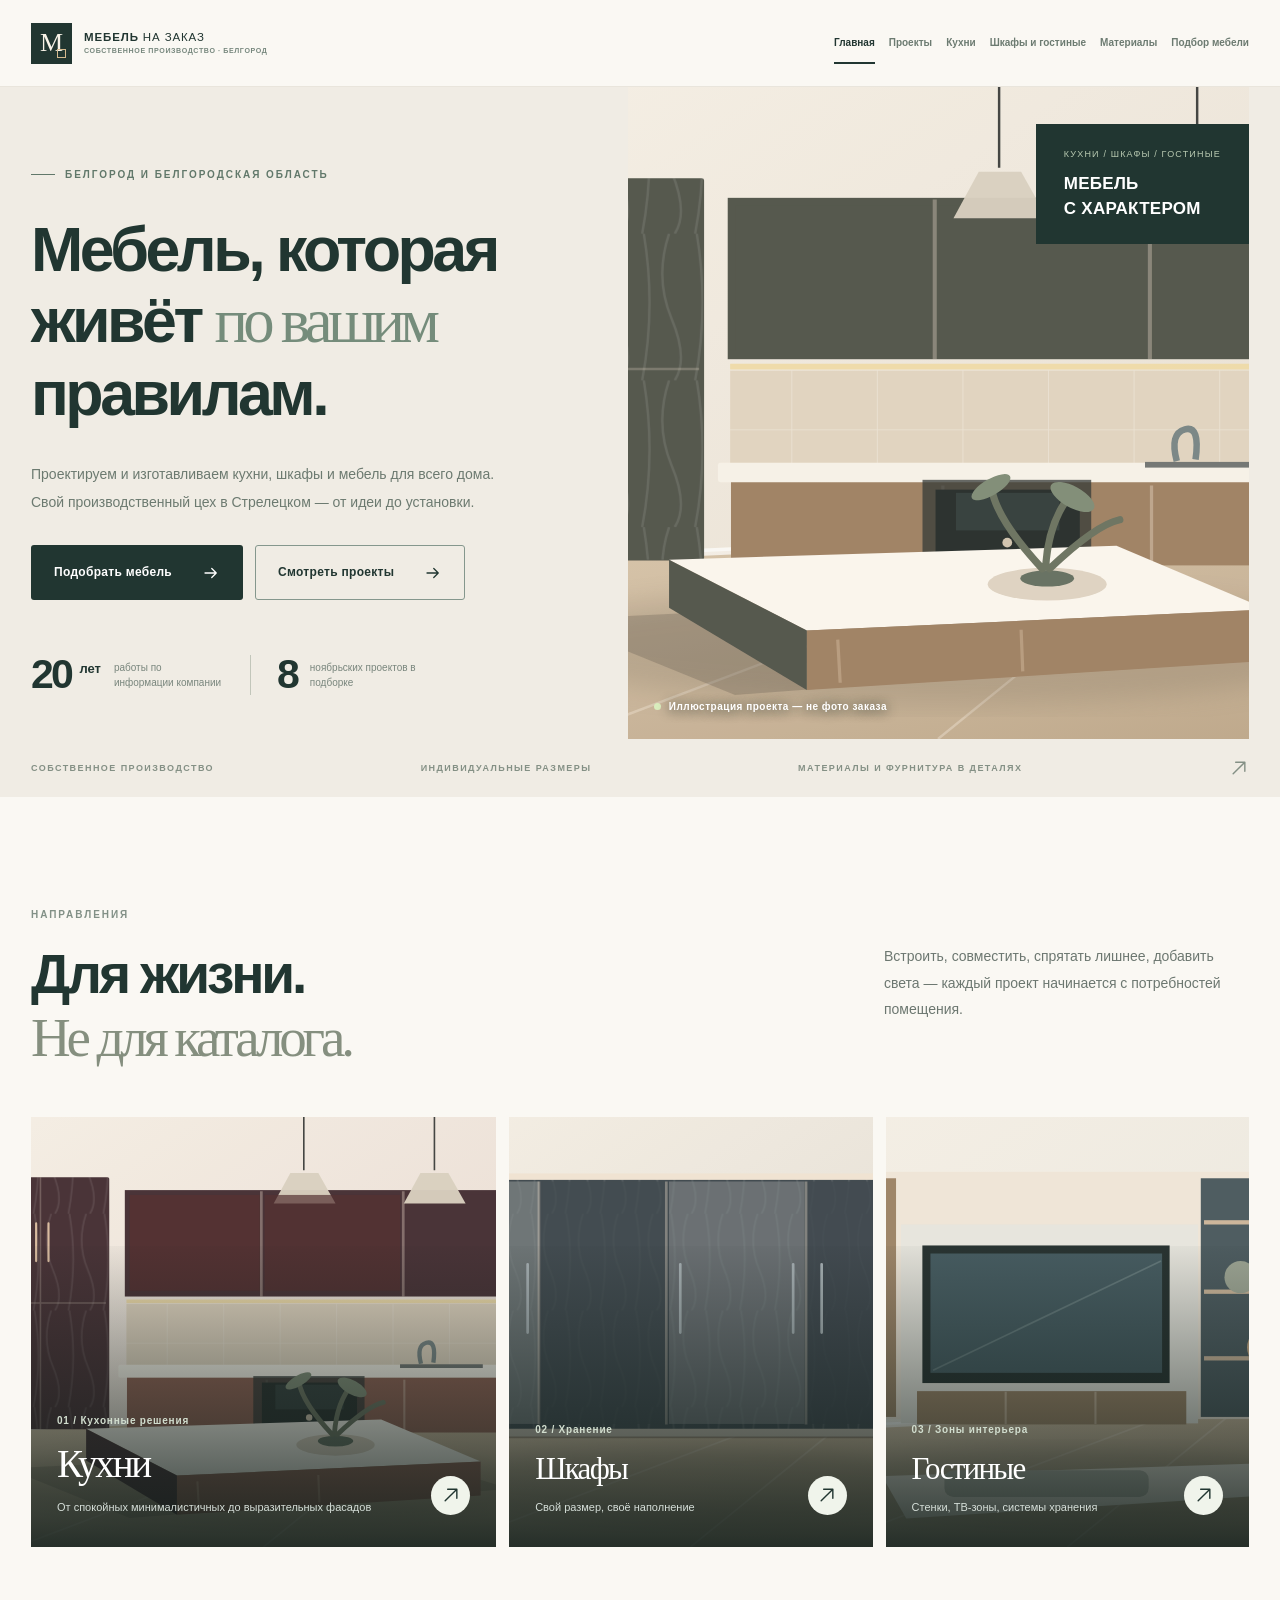
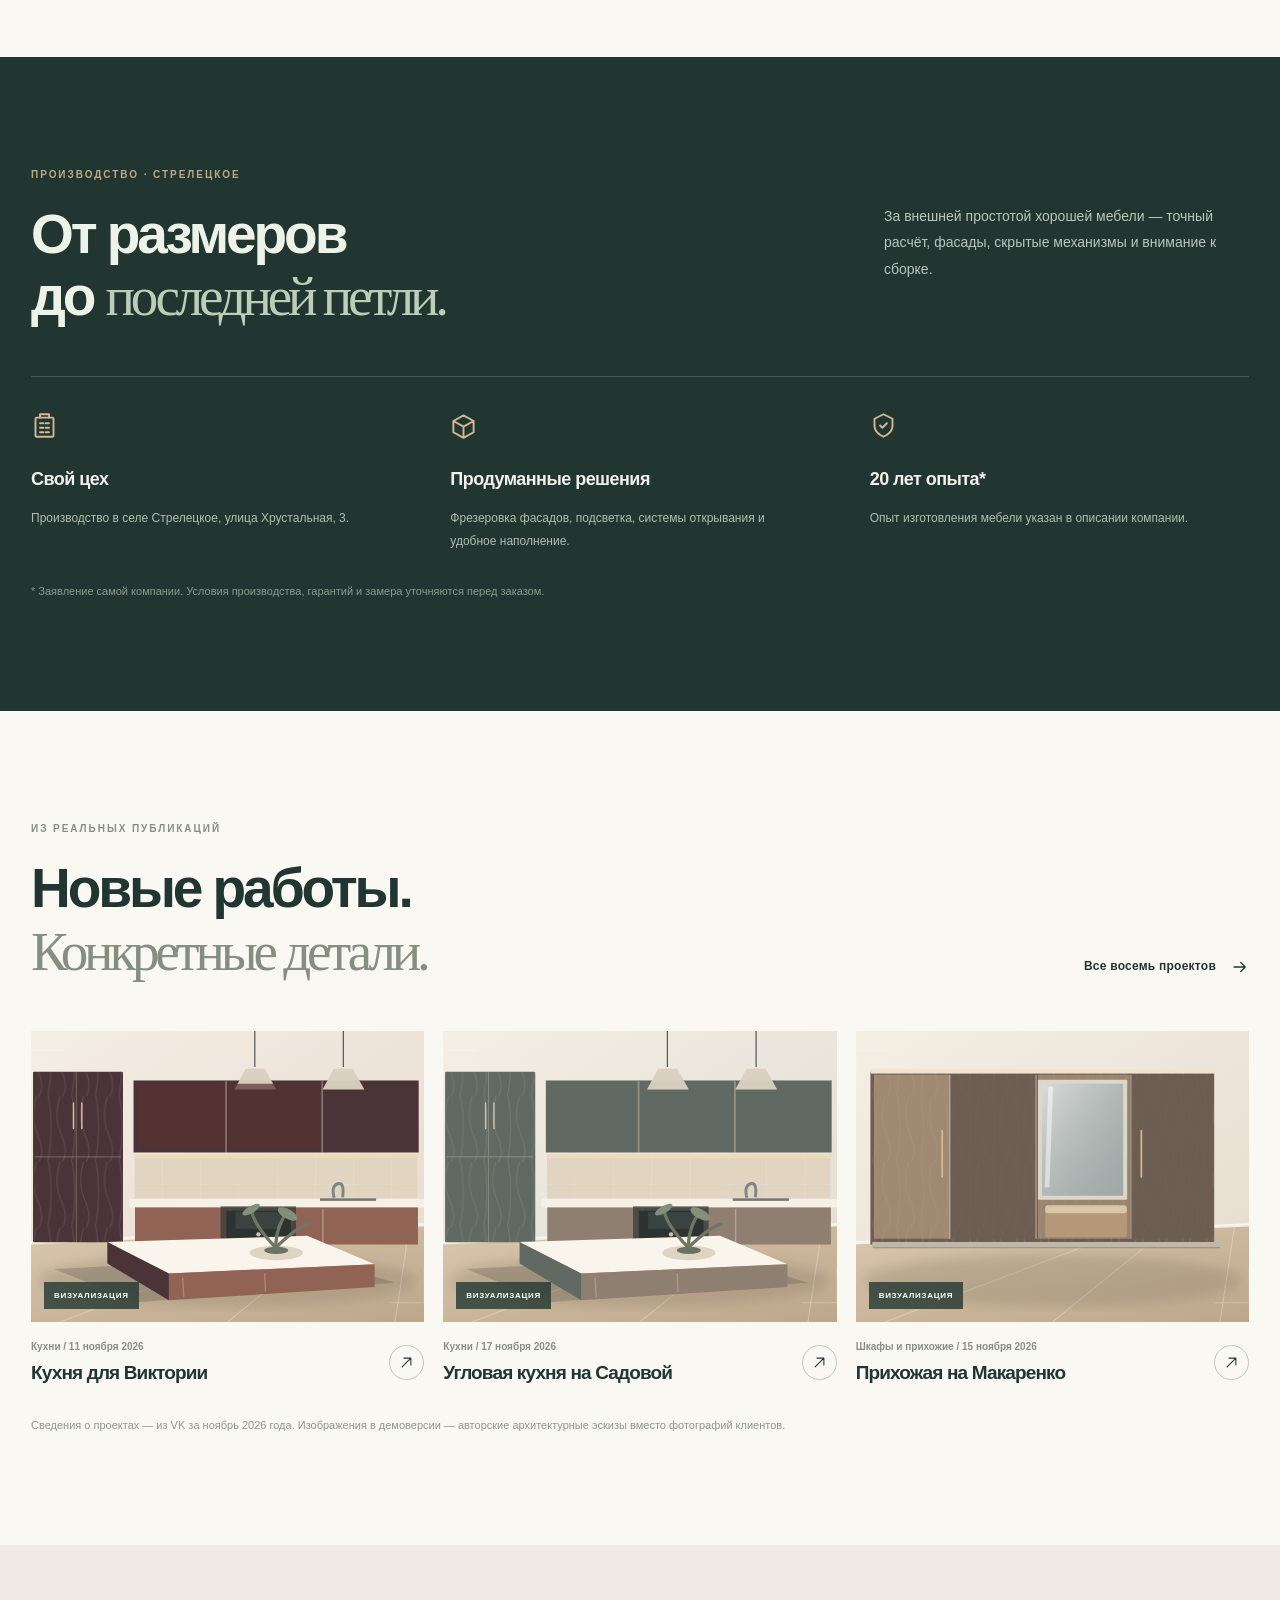
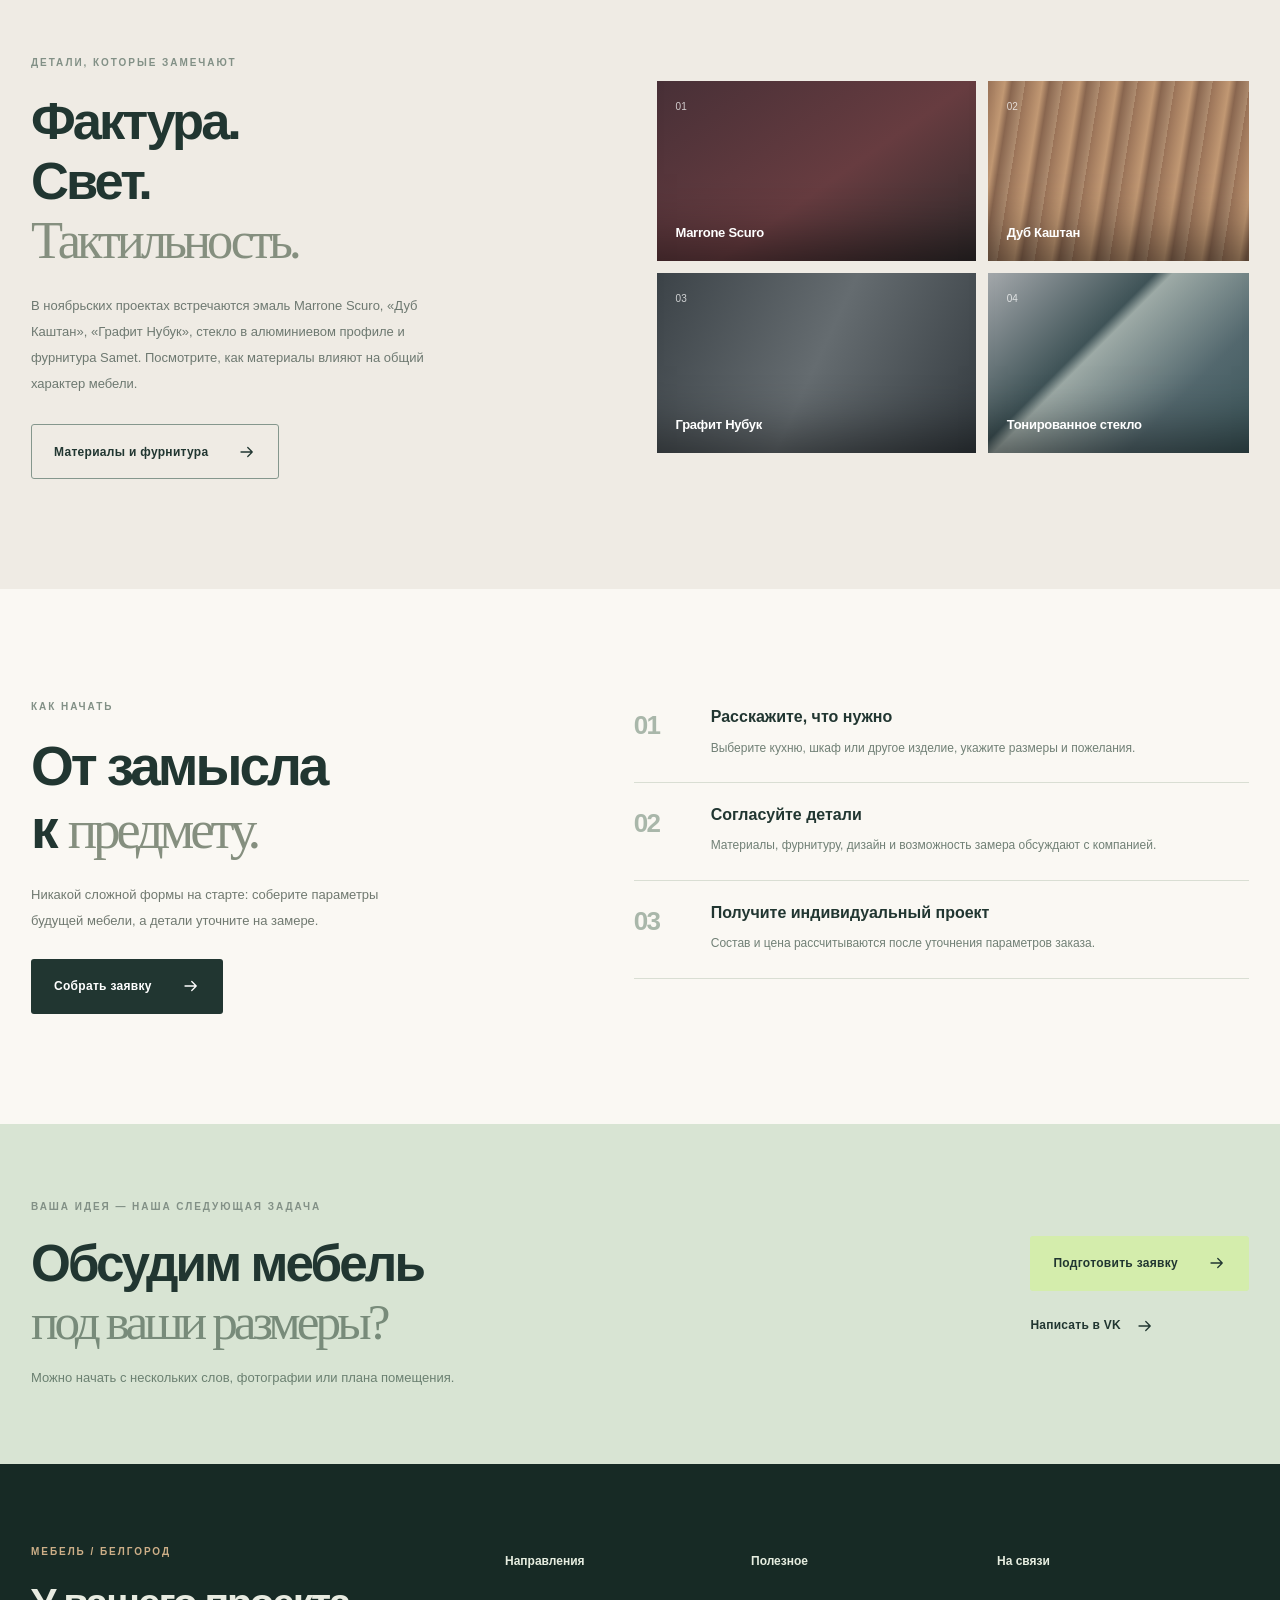
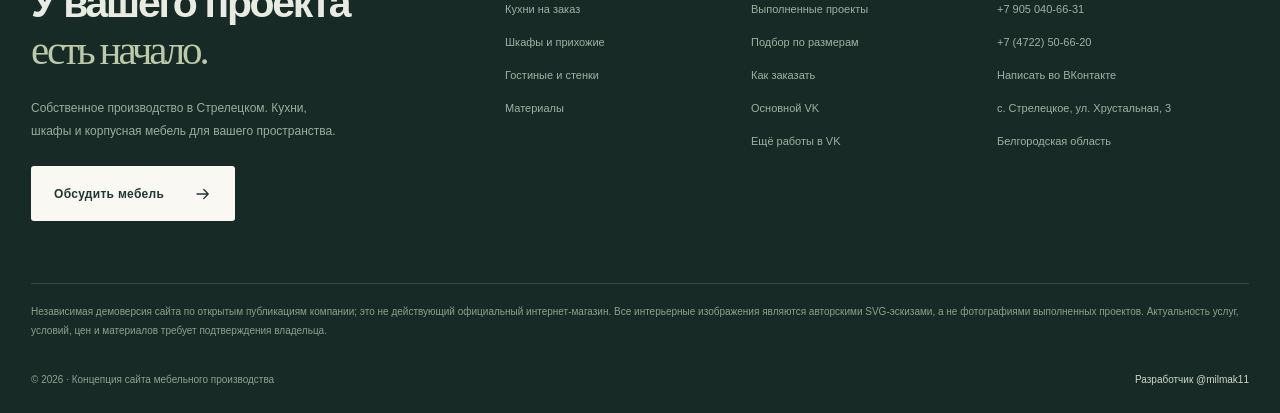
<file: index.html>
<!doctype html><html lang="ru"><head><meta charset="utf-8"><meta name="viewport" content="width=device-width, initial-scale=1"><meta name="color-scheme" content="light"><meta name="theme-color" content="#223A34"><meta name="robots" content="noindex,nofollow,noarchive"><meta name="description" content="Кухни, шкафы и корпусная мебель из собственного производства в Стрелецком. Демоверсия сайта."><title>Мебель по индивидуальным размерам — Мебель на заказ Белгород</title><link rel="icon" type="image/svg+xml" href="assets/favicon.svg"><link rel="stylesheet" href="assets/style.css"></head><body data-page="index.html"><header class="site-head" id="site-head"><div class="wrap top"><a class="logo" href="index.html" aria-label="Мебель на заказ Белгород — главная"><span class="logo-square"><span>M</span><i></i></span><span class="logo-words"><strong>МЕБЕЛЬ <em>НА ЗАКАЗ</em></strong><small>СОБСТВЕННОЕ ПРОИЗВОДСТВО · БЕЛГОРОД</small></span></a><nav class="desktop-nav" aria-label="Навигация"><a href="index.html" class="active" aria-current=page>Главная</a><a href="projects.html" class="" >Проекты</a><a href="kitchens.html" class="" >Кухни</a><a href="storage.html" class="" >Шкафы и гостиные</a><a href="materials.html" class="" >Материалы</a><a href="planner.html" class="" >Подбор мебели</a></nav><a class="head-phone" href="tel:+79050406631">+7 905 040-66-31</a><button type="button" class="menu-btn" id="menu-btn" aria-expanded="false" aria-controls="mobile-nav" aria-label="Открыть меню"><svg class="ico" viewBox="0 0 24 24" fill="none" stroke="currentColor" stroke-width="1.65" stroke-linecap="round" stroke-linejoin="round" aria-hidden="true"><path d="M4 7h16M4 12h16M4 17h16"/></svg></button></div><nav id="mobile-nav" class="mobile-nav" aria-label="Мобильное меню"><a href="index.html" class="active" aria-current=page>Главная</a><a href="projects.html" class="" >Проекты</a><a href="kitchens.html" class="" >Кухни</a><a href="storage.html" class="" >Шкафы и гостиные</a><a href="materials.html" class="" >Материалы</a><a href="planner.html" class="" >Подбор мебели</a><a class="mobile-call" href="contacts.html">Контакты и замер <svg class="ico" viewBox="0 0 24 24" fill="none" stroke="currentColor" stroke-width="1.65" stroke-linecap="round" stroke-linejoin="round" aria-hidden="true"><path d="M4 12h15m-6-6 6 6-6 6"/></svg></a></nav></header><main><section class="hero"><div class="wrap hero-grid"><div class="hero-left"><span class="eyebrow-line"><b></b> БЕЛГОРОД И БЕЛГОРОДСКАЯ ОБЛАСТЬ</span><h1>Мебель, которая<br>живёт <i>по вашим</i><br>правилам.</h1><p class="hero-lead">Проектируем и изготавливаем кухни, шкафы и мебель для всего дома. Свой производственный цех в Стрелецком — от идеи до установки.</p><div class="hero-actions"><a class="btn btn-primary" href="planner.html">Подобрать мебель<svg class="ico" viewBox="0 0 24 24" fill="none" stroke="currentColor" stroke-width="1.65" stroke-linecap="round" stroke-linejoin="round" aria-hidden="true"><path d="M4 12h15m-6-6 6 6-6 6"/></svg></a><a class="btn btn-outline" href="projects.html">Смотреть проекты<svg class="ico" viewBox="0 0 24 24" fill="none" stroke="currentColor" stroke-width="1.65" stroke-linecap="round" stroke-linejoin="round" aria-hidden="true"><path d="M4 12h15m-6-6 6 6-6 6"/></svg></a></div><div class="hero-stats"><div><b>20 <sup>лет</sup></b><span>работы по информации компании</span></div><div class="separator"></div><div><b>8</b><span>ноябрьских проектов в подборке</span></div></div></div><div class="hero-right"><img src="assets/scenes/hero-kitchen.svg" loading="eager" alt="Интерьерный эскиз просторной кухни с островом" ><div class="hero-side-label"><span>Кухни / шкафы / гостиные</span><strong>МЕБЕЛЬ<br>С ХАРАКТЕРОМ</strong></div><div class="hero-caption"><span class="dot"></span> Иллюстрация проекта — не фото заказа</div></div></div><div class="hero-bottom wrap"><span>СОБСТВЕННОЕ ПРОИЗВОДСТВО</span><span>ИНДИВИДУАЛЬНЫЕ РАЗМЕРЫ</span><span>МАТЕРИАЛЫ И ФУРНИТУРА В ДЕТАЛЯХ</span><svg class="ico" viewBox="0 0 24 24" fill="none" stroke="currentColor" stroke-width="1.65" stroke-linecap="round" stroke-linejoin="round" aria-hidden="true"><path d="M5 19 19 5M8 5h11v11"/></svg></div></section>
<section class="section"><div class="wrap"><div class="section-header"><div><span class="overline">НАПРАВЛЕНИЯ</span><h2>Для жизни.<br><em>Не для каталога.</em></h2></div><p>Встроить, совместить, спрятать лишнее, добавить света — каждый проект начинается с потребностей помещения.</p></div><div class="direction-grid"><a class="direction-card wide" href="kitchens.html"><div class="img"><img src="assets/scenes/kitchen-victoria.svg" loading="eager" alt="Авторская визуализация интерьера, не фотография выполненного заказа" ></div><div class="direction-copy"><small>01 / Кухонные решения</small><h3>Кухни</h3><span>От спокойных минималистичных до выразительных фасадов</span></div><span class="circle-arrow"><svg class="ico" viewBox="0 0 24 24" fill="none" stroke="currentColor" stroke-width="1.65" stroke-linecap="round" stroke-linejoin="round" aria-hidden="true"><path d="M5 19 19 5M8 5h11v11"/></svg></span></a><a class="direction-card" href="storage.html"><div class="img"><img src="assets/scenes/wardrobe-streletskoe.svg" loading="eager" alt="Авторская визуализация интерьера, не фотография выполненного заказа" ></div><div class="direction-copy"><small>02 / Хранение</small><h3>Шкафы</h3><span>Свой размер, своё наполнение</span></div><span class="circle-arrow"><svg class="ico" viewBox="0 0 24 24" fill="none" stroke="currentColor" stroke-width="1.65" stroke-linecap="round" stroke-linejoin="round" aria-hidden="true"><path d="M5 19 19 5M8 5h11v11"/></svg></span></a><a class="direction-card" href="storage.html#living"><div class="img"><img src="assets/scenes/living-southwest.svg" loading="eager" alt="Авторская визуализация интерьера, не фотография выполненного заказа" ></div><div class="direction-copy"><small>03 / Зоны интерьера</small><h3>Гостиные</h3><span>Стенки, ТВ-зоны, системы хранения</span></div><span class="circle-arrow"><svg class="ico" viewBox="0 0 24 24" fill="none" stroke="currentColor" stroke-width="1.65" stroke-linecap="round" stroke-linejoin="round" aria-hidden="true"><path d="M5 19 19 5M8 5h11v11"/></svg></span></a></div></div></section>
<section class="section dark-block"><div class="wrap"><div class="section-header light"><div><span class="overline gold">ПРОИЗВОДСТВО · СТРЕЛЕЦКОЕ</span><h2>От размеров<br>до <em>последней петли.</em></h2></div><p>За внешней простотой хорошей мебели — точный расчёт, фасады, скрытые механизмы и внимание к сборке.</p></div><div class="factory-grid"><div class="factory-feature"><svg class="ico" viewBox="0 0 24 24" fill="none" stroke="currentColor" stroke-width="1.65" stroke-linecap="round" stroke-linejoin="round" aria-hidden="true"><rect x="4" y="5" width="16" height="17" rx="1"/><path d="M8 5V2h8v3M8 10h3m2 0h3M8 14h3m2 0h3M8 18h3m2 0h3"/></svg><b>Свой цех</b><p>Производство в селе Стрелецкое, улица Хрустальная, 3.</p></div><div class="factory-feature"><svg class="ico" viewBox="0 0 24 24" fill="none" stroke="currentColor" stroke-width="1.65" stroke-linecap="round" stroke-linejoin="round" aria-hidden="true"><path d="M3 8 12 3l9 5v10l-9 5-9-5V8ZM3 8l9 5 9-5M12 13v10"/></svg><b>Продуманные решения</b><p>Фрезеровка фасадов, подсветка, системы открывания и удобное наполнение.</p></div><div class="factory-feature"><svg class="ico" viewBox="0 0 24 24" fill="none" stroke="currentColor" stroke-width="1.65" stroke-linecap="round" stroke-linejoin="round" aria-hidden="true"><path d="M12 2 4 6v6c0 5 3.5 8 8 10 4.5-2 8-5 8-10V6Z"/><path d="m9 12 2 2 4-4"/></svg><b>20 лет опыта*</b><p>Опыт изготовления мебели указан в описании компании.</p></div></div><p class="fine-note light-note">* Заявление самой компании. Условия производства, гарантий и замера уточняются перед заказом.</p></div></section>
<section class="section"><div class="wrap"><div class="section-header align-bottom"><div><span class="overline">ИЗ РЕАЛЬНЫХ ПУБЛИКАЦИЙ</span><h2>Новые работы.<br><em>Конкретные детали.</em></h2></div><a class="text-link" href="projects.html">Все восемь проектов<svg class="ico" viewBox="0 0 24 24" fill="none" stroke="currentColor" stroke-width="1.65" stroke-linecap="round" stroke-linejoin="round" aria-hidden="true"><path d="M4 12h15m-6-6 6 6-6 6"/></svg></a></div><div class="case-grid"><button type="button" class="case-card regular" data-open-case="victoria" aria-label="Подробнее о проекте Кухня для Виктории"><span class="case-photo"><img src="assets/scenes/kitchen-victoria.svg" loading="eager" alt="Авторская визуализация интерьера, не фотография выполненного заказа" ><span class="art-tag">ВИЗУАЛИЗАЦИЯ</span></span><span class="case-foot"><span><small>Кухни / 11 ноября 2026</small><strong>Кухня для Виктории</strong></span><span class="round-icon"><svg class="ico" viewBox="0 0 24 24" fill="none" stroke="currentColor" stroke-width="1.65" stroke-linecap="round" stroke-linejoin="round" aria-hidden="true"><path d="M5 19 19 5M8 5h11v11"/></svg></span></span></button><button type="button" class="case-card regular" data-open-case="sadovaya" aria-label="Подробнее о проекте Угловая кухня на Садовой"><span class="case-photo"><img src="assets/scenes/kitchen-sadovaya.svg" loading="eager" alt="Авторская визуализация интерьера, не фотография выполненного заказа" ><span class="art-tag">ВИЗУАЛИЗАЦИЯ</span></span><span class="case-foot"><span><small>Кухни / 17 ноября 2026</small><strong>Угловая кухня на Садовой</strong></span><span class="round-icon"><svg class="ico" viewBox="0 0 24 24" fill="none" stroke="currentColor" stroke-width="1.65" stroke-linecap="round" stroke-linejoin="round" aria-hidden="true"><path d="M5 19 19 5M8 5h11v11"/></svg></span></span></button><button type="button" class="case-card regular" data-open-case="macarenko" aria-label="Подробнее о проекте Прихожая на Макаренко"><span class="case-photo"><img src="assets/scenes/entry-makarenko.svg" loading="eager" alt="Авторская визуализация интерьера, не фотография выполненного заказа" ><span class="art-tag">ВИЗУАЛИЗАЦИЯ</span></span><span class="case-foot"><span><small>Шкафы и прихожие / 15 ноября 2026</small><strong>Прихожая на Макаренко</strong></span><span class="round-icon"><svg class="ico" viewBox="0 0 24 24" fill="none" stroke="currentColor" stroke-width="1.65" stroke-linecap="round" stroke-linejoin="round" aria-hidden="true"><path d="M5 19 19 5M8 5h11v11"/></svg></span></span></button></div><p class="fine-note">Сведения о проектах — из VK за ноябрь 2026 года. Изображения в демоверсии — авторские архитектурные эскизы вместо фотографий клиентов.</p></div></section>
<section class="section material-band"><div class="wrap material-grid"><div class="material-copy"><span class="overline">ДЕТАЛИ, КОТОРЫЕ ЗАМЕЧАЮТ</span><h2>Фактура.<br>Свет.<br><em>Тактильность.</em></h2><p>В ноябрьских проектах встречаются эмаль Marrone Scuro, «Дуб Каштан», «Графит Нубук», стекло в алюминиевом профиле и фурнитура Samet. Посмотрите, как материалы влияют на общий характер мебели.</p><a class="btn btn-outline" href="materials.html">Материалы и фурнитура<svg class="ico" viewBox="0 0 24 24" fill="none" stroke="currentColor" stroke-width="1.65" stroke-linecap="round" stroke-linejoin="round" aria-hidden="true"><path d="M4 12h15m-6-6 6 6-6 6"/></svg></a></div><div class="texture-layout"><div class="texture t1"><span>01</span><b>Marrone Scuro</b></div><div class="texture t2"><span>02</span><b>Дуб Каштан</b></div><div class="texture t3"><span>03</span><b>Графит Нубук</b></div><div class="texture t4"><span>04</span><b>Тонированное стекло</b></div></div></div></section>
<section class="section"><div class="wrap process"><div class="process-intro"><span class="overline">КАК НАЧАТЬ</span><h2>От замысла<br>к <em>предмету.</em></h2><p>Никакой сложной формы на старте: соберите параметры будущей мебели, а детали уточните на замере.</p><a class="btn btn-primary" href="planner.html">Собрать заявку<svg class="ico" viewBox="0 0 24 24" fill="none" stroke="currentColor" stroke-width="1.65" stroke-linecap="round" stroke-linejoin="round" aria-hidden="true"><path d="M4 12h15m-6-6 6 6-6 6"/></svg></a></div><div class="process-steps"><div><span>01</span><b>Расскажите, что нужно</b><p>Выберите кухню, шкаф или другое изделие, укажите размеры и пожелания.</p></div><div><span>02</span><b>Согласуйте детали</b><p>Материалы, фурнитуру, дизайн и возможность замера обсуждают с компанией.</p></div><div><span>03</span><b>Получите индивидуальный проект</b><p>Состав и цена рассчитываются после уточнения параметров заказа.</p></div></div></div></section><section class="wide-cta green"><div class="wrap wide-cta-content"><div><span class="overline">ВАША ИДЕЯ — НАША СЛЕДУЮЩАЯ ЗАДАЧА</span><h2>Обсудим мебель<br><em>под ваши размеры?</em></h2><p>Можно начать с нескольких слов, фотографии или плана помещения.</p></div><div class="stack-actions"><a class="btn btn-lime" href="planner.html">Подготовить заявку<svg class="ico" viewBox="0 0 24 24" fill="none" stroke="currentColor" stroke-width="1.65" stroke-linecap="round" stroke-linejoin="round" aria-hidden="true"><path d="M4 12h15m-6-6 6 6-6 6"/></svg></a><a class="simple-link" href="https://vk.me/mebelden_bel">Написать в VK<svg class="ico" viewBox="0 0 24 24" fill="none" stroke="currentColor" stroke-width="1.65" stroke-linecap="round" stroke-linejoin="round" aria-hidden="true"><path d="M4 12h15m-6-6 6 6-6 6"/></svg></a></div></div></section></main><footer class="footer"><div class="wrap"><div class="foot-grid"><div class="foot-brand"><span class="overline gold">МЕБЕЛЬ / БЕЛГОРОД</span><h2>У вашего проекта<br><em>есть начало.</em></h2><p>Собственное производство в Стрелецком. Кухни, шкафы и корпусная мебель для вашего пространства.</p><a class="btn btn-light" href="planner.html">Обсудить мебель<svg class="ico" viewBox="0 0 24 24" fill="none" stroke="currentColor" stroke-width="1.65" stroke-linecap="round" stroke-linejoin="round" aria-hidden="true"><path d="M4 12h15m-6-6 6 6-6 6"/></svg></a></div><div class="foot-links"><strong>Направления</strong><a href="kitchens.html">Кухни на заказ</a><a href="storage.html">Шкафы и прихожие</a><a href="storage.html#living">Гостиные и стенки</a><a href="materials.html">Материалы</a></div><div class="foot-links"><strong>Полезное</strong><a href="projects.html">Выполненные проекты</a><a href="planner.html">Подбор по размерам</a><a href="contacts.html">Как заказать</a><a href="https://vk.com/mebelden_bel" target="_blank" rel="noopener noreferrer">Основной VK</a><a href="https://vk.com/mebelryadom31" target="_blank" rel="noopener noreferrer">Ещё работы в VK</a></div><div class="foot-links"><strong>На связи</strong><a href="tel:+79050406631">+7 905 040-66-31</a><a href="tel:+74722506620">+7 (4722) 50-66-20</a><a href="https://vk.me/mebelden_bel" target="_blank" rel="noopener noreferrer">Написать во ВКонтакте</a><span>с. Стрелецкое, ул. Хрустальная, 3</span><span>Белгородская область</span></div></div><div class="disclaimer">Независимая демоверсия сайта по открытым публикациям компании; это не действующий официальный интернет-магазин. Все интерьерные изображения являются авторскими SVG-эскизами, а не фотографиями выполненных проектов. Актуальность услуг, условий, цен и материалов требует подтверждения владельца.</div><div class="foot-bottom"><span>© 2026 · Концепция сайта мебельного производства</span><a href="https://t.me/milmak11" target="_blank" rel="noopener noreferrer">Разработчик @milmak11</a></div></div></footer><div class="toast" id="toast" role="status" aria-live="polite"></div><script src="assets/app.js" defer></script></body></html>
</file>
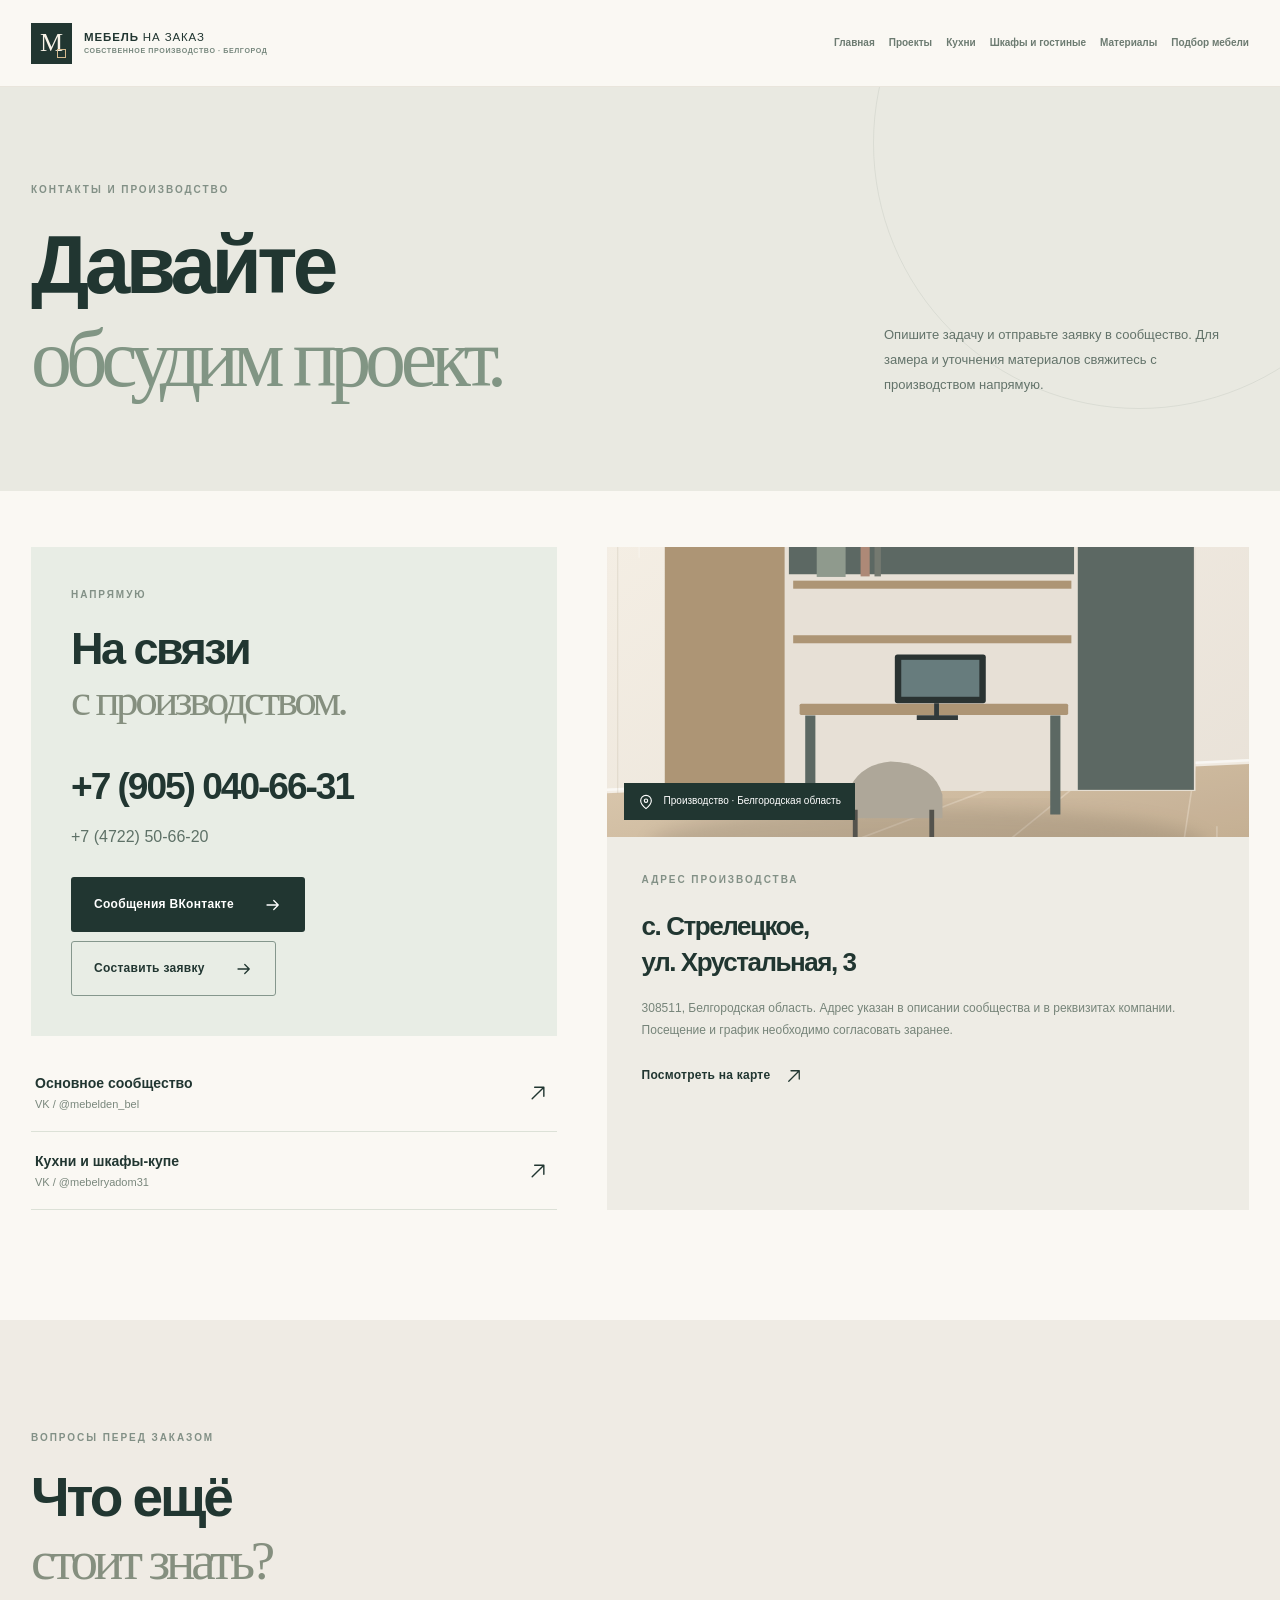
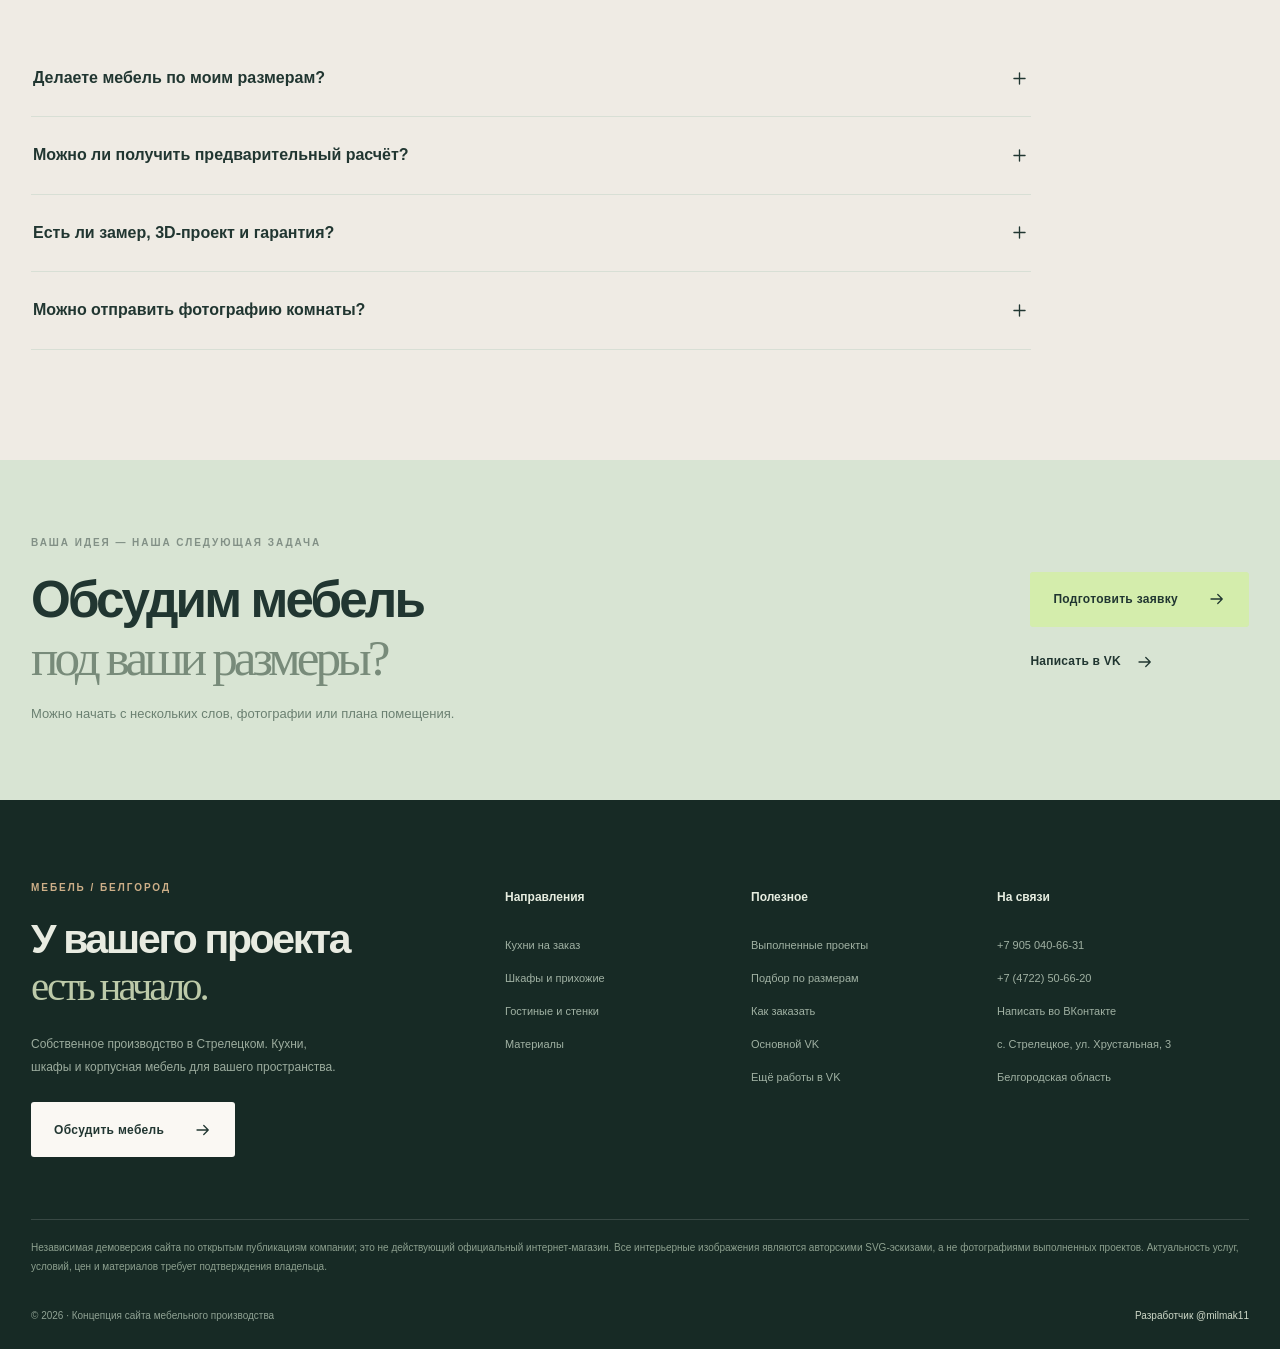
<file: contacts.html>
<!doctype html><html lang="ru"><head><meta charset="utf-8"><meta name="viewport" content="width=device-width, initial-scale=1"><meta name="color-scheme" content="light"><meta name="theme-color" content="#223A34"><meta name="robots" content="noindex,nofollow,noarchive"><meta name="description" content="Контакты, адрес собственного производства в Стрелецком, телефоны и связь через VK."><title>Контакты производства — Мебель на заказ Белгород</title><link rel="icon" type="image/svg+xml" href="assets/favicon.svg"><link rel="stylesheet" href="assets/style.css"></head><body data-page="contacts.html"><header class="site-head" id="site-head"><div class="wrap top"><a class="logo" href="index.html" aria-label="Мебель на заказ Белгород — главная"><span class="logo-square"><span>M</span><i></i></span><span class="logo-words"><strong>МЕБЕЛЬ <em>НА ЗАКАЗ</em></strong><small>СОБСТВЕННОЕ ПРОИЗВОДСТВО · БЕЛГОРОД</small></span></a><nav class="desktop-nav" aria-label="Навигация"><a href="index.html" class="" >Главная</a><a href="projects.html" class="" >Проекты</a><a href="kitchens.html" class="" >Кухни</a><a href="storage.html" class="" >Шкафы и гостиные</a><a href="materials.html" class="" >Материалы</a><a href="planner.html" class="" >Подбор мебели</a></nav><a class="head-phone" href="tel:+79050406631">+7 905 040-66-31</a><button type="button" class="menu-btn" id="menu-btn" aria-expanded="false" aria-controls="mobile-nav" aria-label="Открыть меню"><svg class="ico" viewBox="0 0 24 24" fill="none" stroke="currentColor" stroke-width="1.65" stroke-linecap="round" stroke-linejoin="round" aria-hidden="true"><path d="M4 7h16M4 12h16M4 17h16"/></svg></button></div><nav id="mobile-nav" class="mobile-nav" aria-label="Мобильное меню"><a href="index.html" class="" >Главная</a><a href="projects.html" class="" >Проекты</a><a href="kitchens.html" class="" >Кухни</a><a href="storage.html" class="" >Шкафы и гостиные</a><a href="materials.html" class="" >Материалы</a><a href="planner.html" class="" >Подбор мебели</a><a class="mobile-call" href="contacts.html">Контакты и замер <svg class="ico" viewBox="0 0 24 24" fill="none" stroke="currentColor" stroke-width="1.65" stroke-linecap="round" stroke-linejoin="round" aria-hidden="true"><path d="M4 12h15m-6-6 6 6-6 6"/></svg></a></nav></header><main><section class="inner-head"><div class="wrap"><span class="overline">КОНТАКТЫ И ПРОИЗВОДСТВО</span><div class="inner-title-row"><h1>Давайте<br><em>обсудим проект.</em></h1><p>Опишите задачу и отправьте заявку в сообщество. Для замера и уточнения материалов свяжитесь с производством напрямую.</p></div></div></section><section class="section pt-small"><div class="wrap contact-grid"><div class="contact-main"><div class="contact-box"><span class="overline">НАПРЯМУЮ</span><h2>На связи<br><em>с производством.</em></h2><a class="big-number" href="tel:+79050406631">+7 (905) 040-66-31</a><a class="secondary-number" href="tel:+74722506620">+7 (4722) 50-66-20</a><div class="contact-buttons"><a class="btn btn-primary" href="https://vk.me/mebelden_bel">Сообщения ВКонтакте<svg class="ico" viewBox="0 0 24 24" fill="none" stroke="currentColor" stroke-width="1.65" stroke-linecap="round" stroke-linejoin="round" aria-hidden="true"><path d="M4 12h15m-6-6 6 6-6 6"/></svg></a><a class="btn btn-outline" href="planner.html">Составить заявку<svg class="ico" viewBox="0 0 24 24" fill="none" stroke="currentColor" stroke-width="1.65" stroke-linecap="round" stroke-linejoin="round" aria-hidden="true"><path d="M4 12h15m-6-6 6 6-6 6"/></svg></a></div></div><div class="social-links"><a href="https://vk.com/mebelden_bel" target="_blank" rel="noopener noreferrer"><strong>Основное сообщество</strong><span>VK / @mebelden_bel</span><svg class="ico" viewBox="0 0 24 24" fill="none" stroke="currentColor" stroke-width="1.65" stroke-linecap="round" stroke-linejoin="round" aria-hidden="true"><path d="M5 19 19 5M8 5h11v11"/></svg></a><a href="https://vk.com/mebelryadom31" target="_blank" rel="noopener noreferrer"><strong>Кухни и шкафы-купе</strong><span>VK / @mebelryadom31</span><svg class="ico" viewBox="0 0 24 24" fill="none" stroke="currentColor" stroke-width="1.65" stroke-linecap="round" stroke-linejoin="round" aria-hidden="true"><path d="M5 19 19 5M8 5h11v11"/></svg></a></div></div><div class="contact-factory"><div class="factory-visual"><img src="assets/scenes/studio-desk.svg" loading="eager" alt="Авторская визуализация интерьера, не фотография выполненного заказа" ><div class="factory-overlay"><svg class="ico" viewBox="0 0 24 24" fill="none" stroke="currentColor" stroke-width="1.65" stroke-linecap="round" stroke-linejoin="round" aria-hidden="true"><path d="M20 10c0 5-8 12-8 12S4 15 4 10a8 8 0 1 1 16 0Z"/><circle cx="12" cy="10" r="2.5"/></svg> Производство · Белгородская область</div></div><div class="address"><span class="overline">АДРЕС ПРОИЗВОДСТВА</span><h3>с. Стрелецкое,<br>ул. Хрустальная, 3</h3><p>308511, Белгородская область. Адрес указан в описании сообщества и в реквизитах компании. Посещение и график необходимо согласовать заранее.</p><a href="https://yandex.ru/maps/?text=%D0%A1%D1%82%D1%80%D0%B5%D0%BB%D0%B5%D1%86%D0%BA%D0%BE%D0%B5%20%D0%A5%D1%80%D1%83%D1%81%D1%82%D0%B0%D0%BB%D1%8C%D0%BD%D0%B0%D1%8F%203" target="_blank" rel="noopener noreferrer" class="text-link">Посмотреть на карте <svg class="ico" viewBox="0 0 24 24" fill="none" stroke="currentColor" stroke-width="1.65" stroke-linecap="round" stroke-linejoin="round" aria-hidden="true"><path d="M5 19 19 5M8 5h11v11"/></svg></a></div></div></div></section><section class="section material-band"><div class="wrap"><div class="section-header"><div><span class="overline">ВОПРОСЫ ПЕРЕД ЗАКАЗОМ</span><h2>Что ещё<br><em>стоит знать?</em></h2></div></div><div class="faq-list"><details><summary>Делаете мебель по моим размерам?<svg class="ico" viewBox="0 0 24 24" fill="none" stroke="currentColor" stroke-width="1.65" stroke-linecap="round" stroke-linejoin="round" aria-hidden="true"><path d="M12 5v14M5 12h14"/></svg></summary><p>В описании компании заявлено изготовление мебели на заказ. Для точного проекта нужно обсудить параметры помещения и требования к изделию.</p></details><details><summary>Можно ли получить предварительный расчёт?<svg class="ico" viewBox="0 0 24 24" fill="none" stroke="currentColor" stroke-width="1.65" stroke-linecap="round" stroke-linejoin="round" aria-hidden="true"><path d="M12 5v14M5 12h14"/></svg></summary><p>Да, компания предлагает обращаться за предварительным расчётом. Стоимость зависит от размеров, материалов и наполнения; онлайн-цена без исходных данных не является достоверной.</p></details><details><summary>Есть ли замер, 3D-проект и гарантия?<svg class="ico" viewBox="0 0 24 24" fill="none" stroke="currentColor" stroke-width="1.65" stroke-linecap="round" stroke-linejoin="round" aria-hidden="true"><path d="M12 5v14M5 12h14"/></svg></summary><p>Во втором сообществе заявлены бесплатный замер, 3D-проект, договор и гарантия. Действующие условия и географию обслуживания необходимо подтвердить при обращении.</p></details><details><summary>Можно отправить фотографию комнаты?<svg class="ico" viewBox="0 0 24 24" fill="none" stroke="currentColor" stroke-width="1.65" stroke-linecap="round" stroke-linejoin="round" aria-hidden="true"><path d="M12 5v14M5 12h14"/></svg></summary><p>Да. Подготовьте текст заявки в конструкторе, а фотографию самостоятельно приложите в переписке ВКонтакте.</p></details></div></div></section><section class="wide-cta green"><div class="wrap wide-cta-content"><div><span class="overline">ВАША ИДЕЯ — НАША СЛЕДУЮЩАЯ ЗАДАЧА</span><h2>Обсудим мебель<br><em>под ваши размеры?</em></h2><p>Можно начать с нескольких слов, фотографии или плана помещения.</p></div><div class="stack-actions"><a class="btn btn-lime" href="planner.html">Подготовить заявку<svg class="ico" viewBox="0 0 24 24" fill="none" stroke="currentColor" stroke-width="1.65" stroke-linecap="round" stroke-linejoin="round" aria-hidden="true"><path d="M4 12h15m-6-6 6 6-6 6"/></svg></a><a class="simple-link" href="https://vk.me/mebelden_bel">Написать в VK<svg class="ico" viewBox="0 0 24 24" fill="none" stroke="currentColor" stroke-width="1.65" stroke-linecap="round" stroke-linejoin="round" aria-hidden="true"><path d="M4 12h15m-6-6 6 6-6 6"/></svg></a></div></div></section></main><footer class="footer"><div class="wrap"><div class="foot-grid"><div class="foot-brand"><span class="overline gold">МЕБЕЛЬ / БЕЛГОРОД</span><h2>У вашего проекта<br><em>есть начало.</em></h2><p>Собственное производство в Стрелецком. Кухни, шкафы и корпусная мебель для вашего пространства.</p><a class="btn btn-light" href="planner.html">Обсудить мебель<svg class="ico" viewBox="0 0 24 24" fill="none" stroke="currentColor" stroke-width="1.65" stroke-linecap="round" stroke-linejoin="round" aria-hidden="true"><path d="M4 12h15m-6-6 6 6-6 6"/></svg></a></div><div class="foot-links"><strong>Направления</strong><a href="kitchens.html">Кухни на заказ</a><a href="storage.html">Шкафы и прихожие</a><a href="storage.html#living">Гостиные и стенки</a><a href="materials.html">Материалы</a></div><div class="foot-links"><strong>Полезное</strong><a href="projects.html">Выполненные проекты</a><a href="planner.html">Подбор по размерам</a><a href="contacts.html">Как заказать</a><a href="https://vk.com/mebelden_bel" target="_blank" rel="noopener noreferrer">Основной VK</a><a href="https://vk.com/mebelryadom31" target="_blank" rel="noopener noreferrer">Ещё работы в VK</a></div><div class="foot-links"><strong>На связи</strong><a href="tel:+79050406631">+7 905 040-66-31</a><a href="tel:+74722506620">+7 (4722) 50-66-20</a><a href="https://vk.me/mebelden_bel" target="_blank" rel="noopener noreferrer">Написать во ВКонтакте</a><span>с. Стрелецкое, ул. Хрустальная, 3</span><span>Белгородская область</span></div></div><div class="disclaimer">Независимая демоверсия сайта по открытым публикациям компании; это не действующий официальный интернет-магазин. Все интерьерные изображения являются авторскими SVG-эскизами, а не фотографиями выполненных проектов. Актуальность услуг, условий, цен и материалов требует подтверждения владельца.</div><div class="foot-bottom"><span>© 2026 · Концепция сайта мебельного производства</span><a href="https://t.me/milmak11" target="_blank" rel="noopener noreferrer">Разработчик @milmak11</a></div></div></footer><div class="toast" id="toast" role="status" aria-live="polite"></div><script src="assets/app.js" defer></script></body></html>
</file>
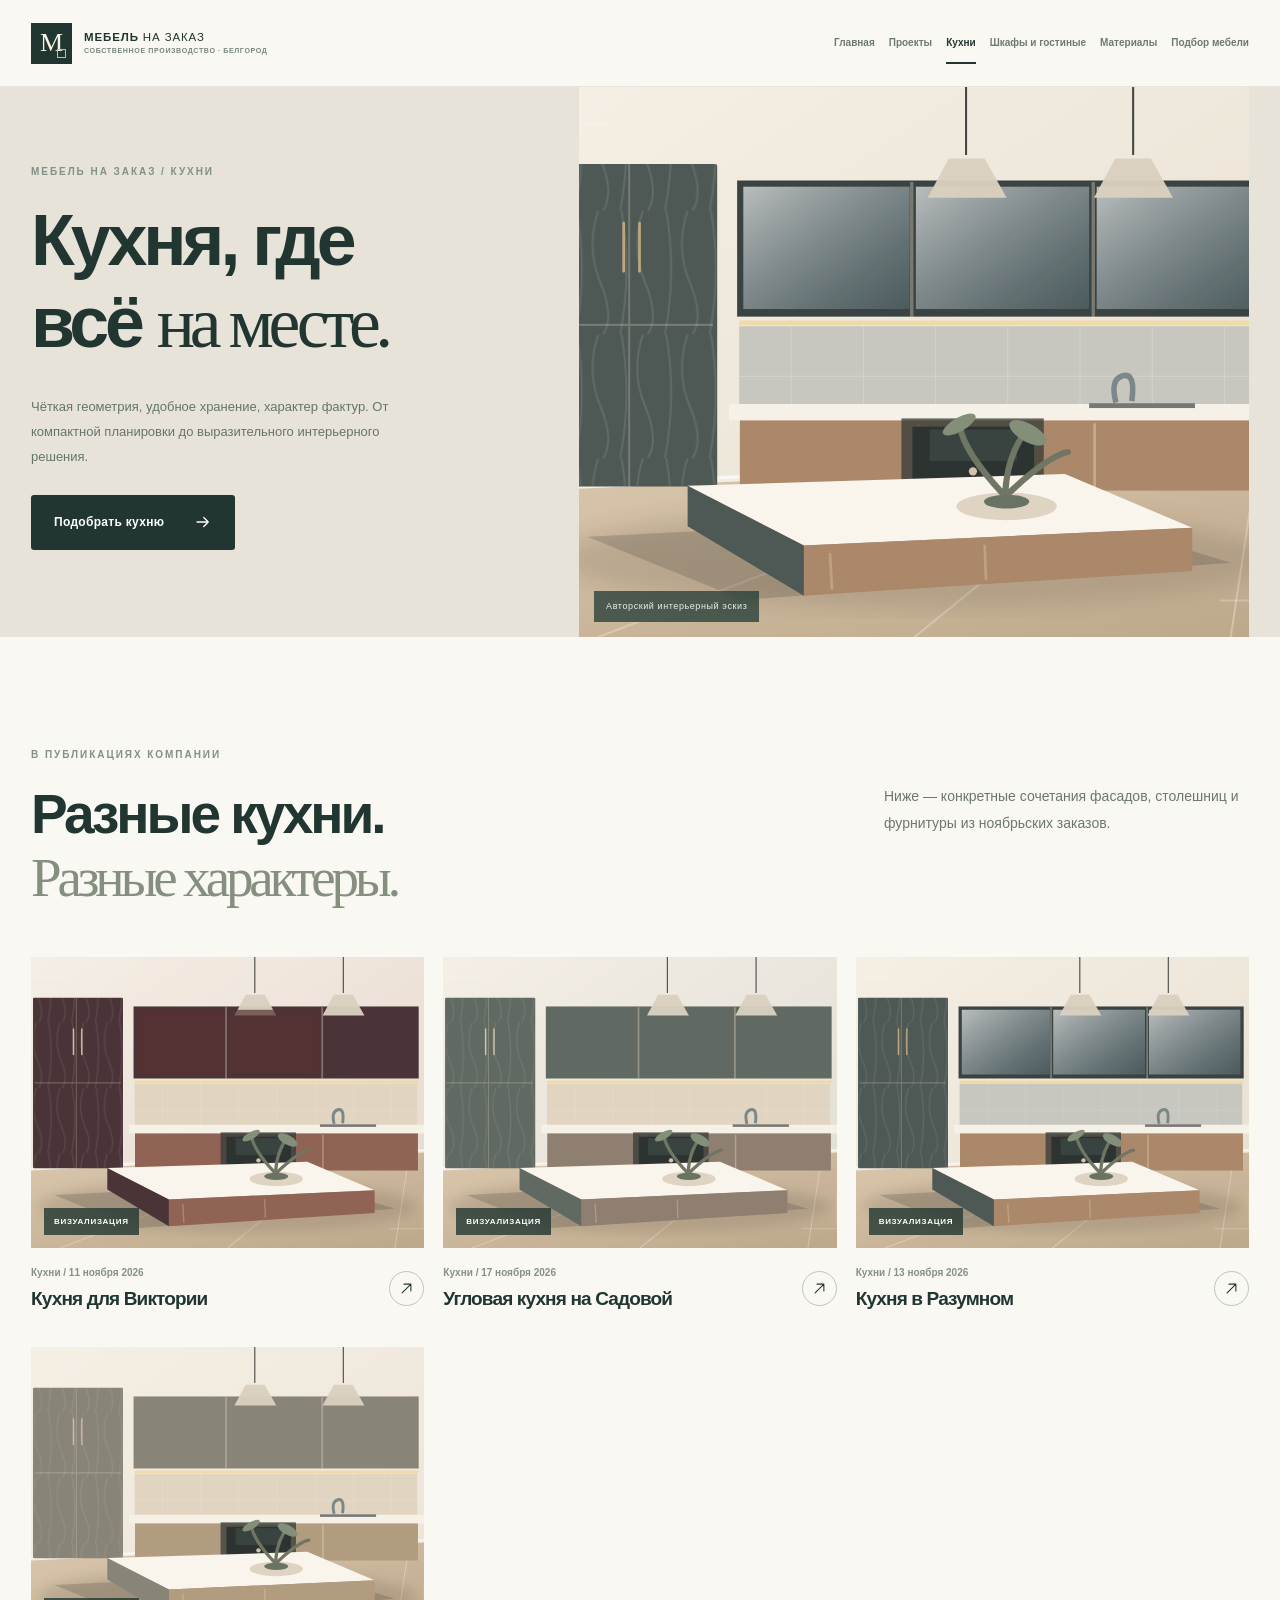
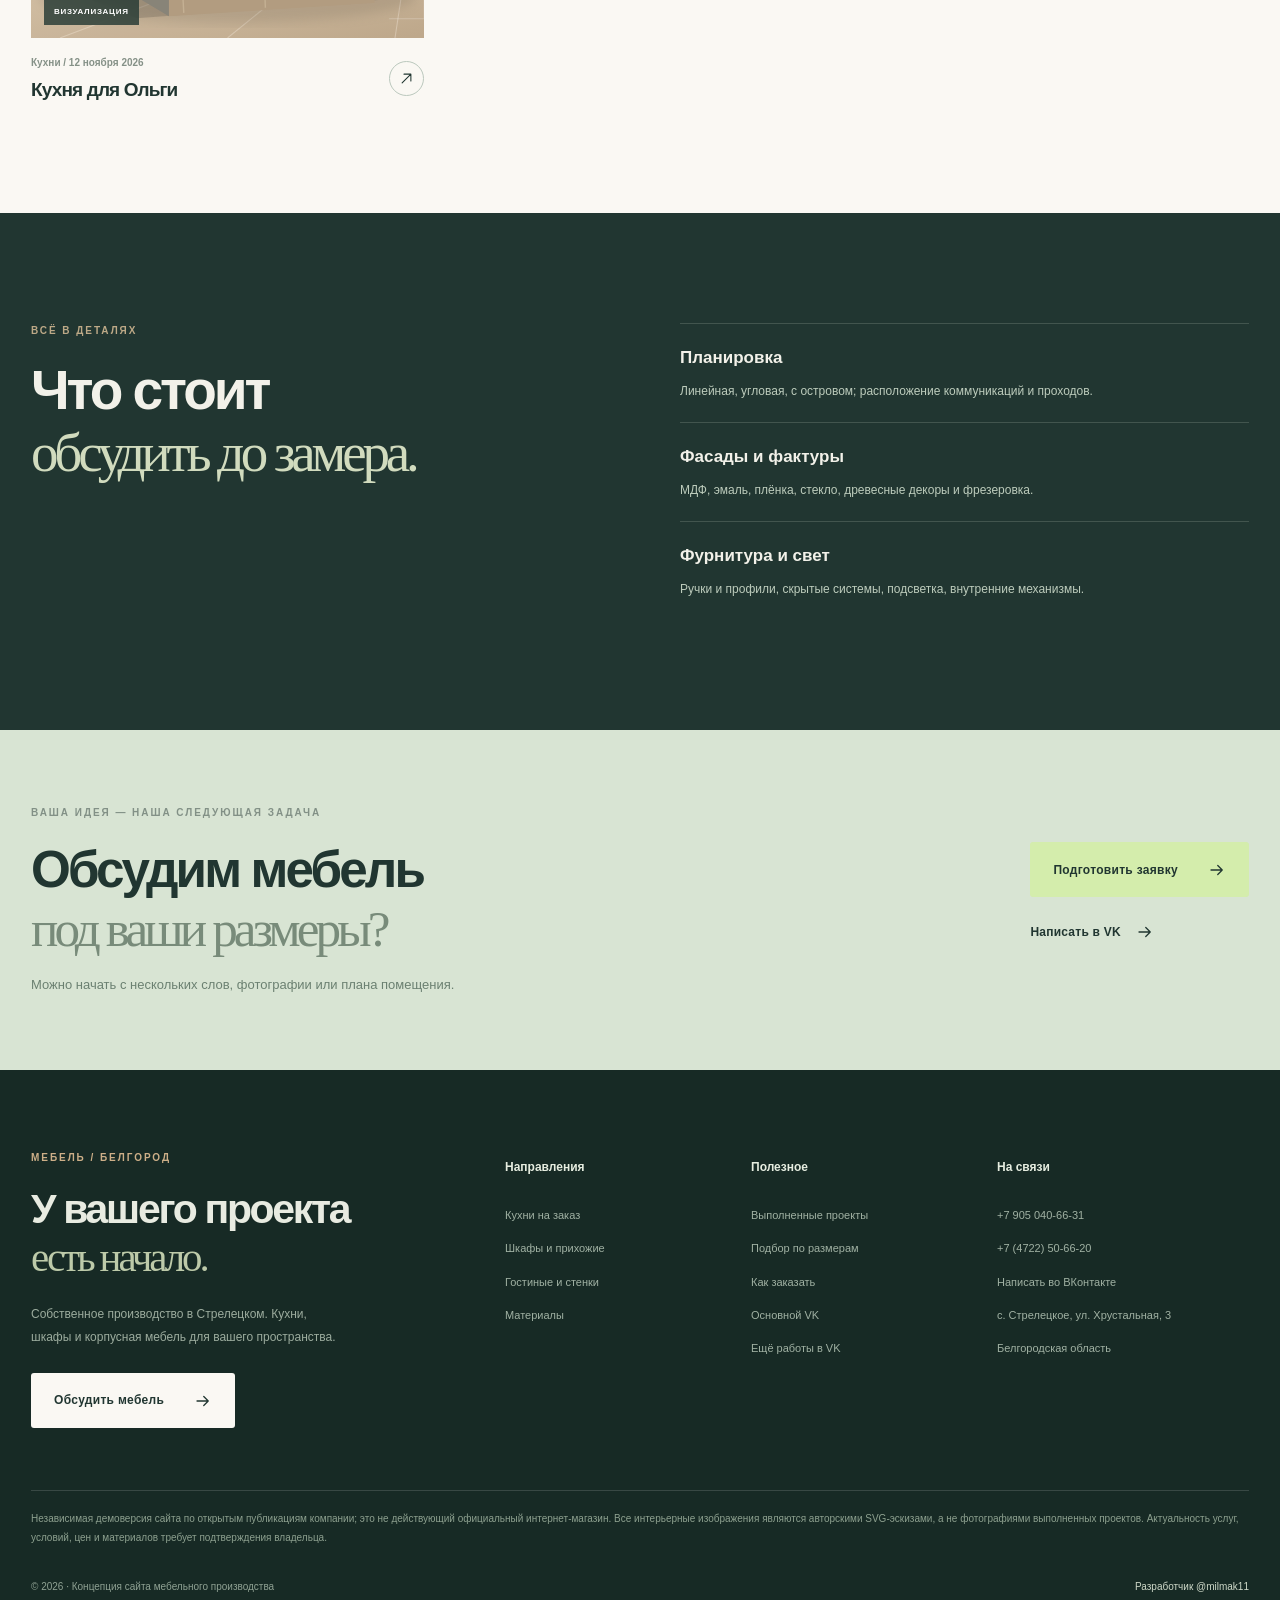
<file: kitchens.html>
<!doctype html><html lang="ru"><head><meta charset="utf-8"><meta name="viewport" content="width=device-width, initial-scale=1"><meta name="color-scheme" content="light"><meta name="theme-color" content="#223A34"><meta name="robots" content="noindex,nofollow,noarchive"><meta name="description" content="Кухни по индивидуальным размерам: фасады, фурнитура и реальные опубликованные решения."><title>Кухни на заказ — Мебель на заказ Белгород</title><link rel="icon" type="image/svg+xml" href="assets/favicon.svg"><link rel="stylesheet" href="assets/style.css"></head><body data-page="kitchens.html"><header class="site-head" id="site-head"><div class="wrap top"><a class="logo" href="index.html" aria-label="Мебель на заказ Белгород — главная"><span class="logo-square"><span>M</span><i></i></span><span class="logo-words"><strong>МЕБЕЛЬ <em>НА ЗАКАЗ</em></strong><small>СОБСТВЕННОЕ ПРОИЗВОДСТВО · БЕЛГОРОД</small></span></a><nav class="desktop-nav" aria-label="Навигация"><a href="index.html" class="" >Главная</a><a href="projects.html" class="" >Проекты</a><a href="kitchens.html" class="active" aria-current=page>Кухни</a><a href="storage.html" class="" >Шкафы и гостиные</a><a href="materials.html" class="" >Материалы</a><a href="planner.html" class="" >Подбор мебели</a></nav><a class="head-phone" href="tel:+79050406631">+7 905 040-66-31</a><button type="button" class="menu-btn" id="menu-btn" aria-expanded="false" aria-controls="mobile-nav" aria-label="Открыть меню"><svg class="ico" viewBox="0 0 24 24" fill="none" stroke="currentColor" stroke-width="1.65" stroke-linecap="round" stroke-linejoin="round" aria-hidden="true"><path d="M4 7h16M4 12h16M4 17h16"/></svg></button></div><nav id="mobile-nav" class="mobile-nav" aria-label="Мобильное меню"><a href="index.html" class="" >Главная</a><a href="projects.html" class="" >Проекты</a><a href="kitchens.html" class="active" aria-current=page>Кухни</a><a href="storage.html" class="" >Шкафы и гостиные</a><a href="materials.html" class="" >Материалы</a><a href="planner.html" class="" >Подбор мебели</a><a class="mobile-call" href="contacts.html">Контакты и замер <svg class="ico" viewBox="0 0 24 24" fill="none" stroke="currentColor" stroke-width="1.65" stroke-linecap="round" stroke-linejoin="round" aria-hidden="true"><path d="M4 12h15m-6-6 6 6-6 6"/></svg></a></nav></header><main><section class="category-hero"><div class="wrap cat-grid"><div class="cat-copy"><span class="overline">МЕБЕЛЬ НА ЗАКАЗ / КУХНИ</span><h1>Кухня, где<br>всё <em>на месте.</em></h1><p>Чёткая геометрия, удобное хранение, характер фактур. От компактной планировки до выразительного интерьерного решения.</p><a class="btn btn-primary" href="planner.html?type=kitchen">Подобрать кухню<svg class="ico" viewBox="0 0 24 24" fill="none" stroke="currentColor" stroke-width="1.65" stroke-linecap="round" stroke-linejoin="round" aria-hidden="true"><path d="M4 12h15m-6-6 6 6-6 6"/></svg></a></div><div class="cat-art"><img src="assets/scenes/kitchen-razumnoe.svg" loading="eager" alt="Авторская визуализация интерьера, не фотография выполненного заказа" ><span class="art-overlay">Авторский интерьерный эскиз</span></div></div></section><section class="section"><div class="wrap"><div class="section-header"><div><span class="overline">В ПУБЛИКАЦИЯХ КОМПАНИИ</span><h2>Разные кухни.<br><em>Разные характеры.</em></h2></div><p>Ниже — конкретные сочетания фасадов, столешниц и фурнитуры из ноябрьских заказов.</p></div><div class="case-grid"><button type="button" class="case-card regular" data-open-case="victoria" aria-label="Подробнее о проекте Кухня для Виктории"><span class="case-photo"><img src="assets/scenes/kitchen-victoria.svg" loading="eager" alt="Авторская визуализация интерьера, не фотография выполненного заказа" ><span class="art-tag">ВИЗУАЛИЗАЦИЯ</span></span><span class="case-foot"><span><small>Кухни / 11 ноября 2026</small><strong>Кухня для Виктории</strong></span><span class="round-icon"><svg class="ico" viewBox="0 0 24 24" fill="none" stroke="currentColor" stroke-width="1.65" stroke-linecap="round" stroke-linejoin="round" aria-hidden="true"><path d="M5 19 19 5M8 5h11v11"/></svg></span></span></button><button type="button" class="case-card regular" data-open-case="sadovaya" aria-label="Подробнее о проекте Угловая кухня на Садовой"><span class="case-photo"><img src="assets/scenes/kitchen-sadovaya.svg" loading="eager" alt="Авторская визуализация интерьера, не фотография выполненного заказа" ><span class="art-tag">ВИЗУАЛИЗАЦИЯ</span></span><span class="case-foot"><span><small>Кухни / 17 ноября 2026</small><strong>Угловая кухня на Садовой</strong></span><span class="round-icon"><svg class="ico" viewBox="0 0 24 24" fill="none" stroke="currentColor" stroke-width="1.65" stroke-linecap="round" stroke-linejoin="round" aria-hidden="true"><path d="M5 19 19 5M8 5h11v11"/></svg></span></span></button><button type="button" class="case-card regular" data-open-case="razumnoe" aria-label="Подробнее о проекте Кухня в Разумном"><span class="case-photo"><img src="assets/scenes/kitchen-razumnoe.svg" loading="eager" alt="Авторская визуализация интерьера, не фотография выполненного заказа" ><span class="art-tag">ВИЗУАЛИЗАЦИЯ</span></span><span class="case-foot"><span><small>Кухни / 13 ноября 2026</small><strong>Кухня в Разумном</strong></span><span class="round-icon"><svg class="ico" viewBox="0 0 24 24" fill="none" stroke="currentColor" stroke-width="1.65" stroke-linecap="round" stroke-linejoin="round" aria-hidden="true"><path d="M5 19 19 5M8 5h11v11"/></svg></span></span></button><button type="button" class="case-card regular" data-open-case="olga" aria-label="Подробнее о проекте Кухня для Ольги"><span class="case-photo"><img src="assets/scenes/kitchen-olga.svg" loading="eager" alt="Авторская визуализация интерьера, не фотография выполненного заказа" ><span class="art-tag">ВИЗУАЛИЗАЦИЯ</span></span><span class="case-foot"><span><small>Кухни / 12 ноября 2026</small><strong>Кухня для Ольги</strong></span><span class="round-icon"><svg class="ico" viewBox="0 0 24 24" fill="none" stroke="currentColor" stroke-width="1.65" stroke-linecap="round" stroke-linejoin="round" aria-hidden="true"><path d="M5 19 19 5M8 5h11v11"/></svg></span></span></button></div></div></section><section class="section dark-block"><div class="wrap split-head"><div><span class="overline gold">ВСЁ В ДЕТАЛЯХ</span><h2>Что стоит<br><em>обсудить до замера.</em></h2></div><div class="stack-factors"><div><b>Планировка</b><p>Линейная, угловая, с островом; расположение коммуникаций и проходов.</p></div><div><b>Фасады и фактуры</b><p>МДФ, эмаль, плёнка, стекло, древесные декоры и фрезеровка.</p></div><div><b>Фурнитура и свет</b><p>Ручки и профили, скрытые системы, подсветка, внутренние механизмы.</p></div></div></div></section><section class="wide-cta green"><div class="wrap wide-cta-content"><div><span class="overline">ВАША ИДЕЯ — НАША СЛЕДУЮЩАЯ ЗАДАЧА</span><h2>Обсудим мебель<br><em>под ваши размеры?</em></h2><p>Можно начать с нескольких слов, фотографии или плана помещения.</p></div><div class="stack-actions"><a class="btn btn-lime" href="planner.html">Подготовить заявку<svg class="ico" viewBox="0 0 24 24" fill="none" stroke="currentColor" stroke-width="1.65" stroke-linecap="round" stroke-linejoin="round" aria-hidden="true"><path d="M4 12h15m-6-6 6 6-6 6"/></svg></a><a class="simple-link" href="https://vk.me/mebelden_bel">Написать в VK<svg class="ico" viewBox="0 0 24 24" fill="none" stroke="currentColor" stroke-width="1.65" stroke-linecap="round" stroke-linejoin="round" aria-hidden="true"><path d="M4 12h15m-6-6 6 6-6 6"/></svg></a></div></div></section></main><footer class="footer"><div class="wrap"><div class="foot-grid"><div class="foot-brand"><span class="overline gold">МЕБЕЛЬ / БЕЛГОРОД</span><h2>У вашего проекта<br><em>есть начало.</em></h2><p>Собственное производство в Стрелецком. Кухни, шкафы и корпусная мебель для вашего пространства.</p><a class="btn btn-light" href="planner.html">Обсудить мебель<svg class="ico" viewBox="0 0 24 24" fill="none" stroke="currentColor" stroke-width="1.65" stroke-linecap="round" stroke-linejoin="round" aria-hidden="true"><path d="M4 12h15m-6-6 6 6-6 6"/></svg></a></div><div class="foot-links"><strong>Направления</strong><a href="kitchens.html">Кухни на заказ</a><a href="storage.html">Шкафы и прихожие</a><a href="storage.html#living">Гостиные и стенки</a><a href="materials.html">Материалы</a></div><div class="foot-links"><strong>Полезное</strong><a href="projects.html">Выполненные проекты</a><a href="planner.html">Подбор по размерам</a><a href="contacts.html">Как заказать</a><a href="https://vk.com/mebelden_bel" target="_blank" rel="noopener noreferrer">Основной VK</a><a href="https://vk.com/mebelryadom31" target="_blank" rel="noopener noreferrer">Ещё работы в VK</a></div><div class="foot-links"><strong>На связи</strong><a href="tel:+79050406631">+7 905 040-66-31</a><a href="tel:+74722506620">+7 (4722) 50-66-20</a><a href="https://vk.me/mebelden_bel" target="_blank" rel="noopener noreferrer">Написать во ВКонтакте</a><span>с. Стрелецкое, ул. Хрустальная, 3</span><span>Белгородская область</span></div></div><div class="disclaimer">Независимая демоверсия сайта по открытым публикациям компании; это не действующий официальный интернет-магазин. Все интерьерные изображения являются авторскими SVG-эскизами, а не фотографиями выполненных проектов. Актуальность услуг, условий, цен и материалов требует подтверждения владельца.</div><div class="foot-bottom"><span>© 2026 · Концепция сайта мебельного производства</span><a href="https://t.me/milmak11" target="_blank" rel="noopener noreferrer">Разработчик @milmak11</a></div></div></footer><div class="toast" id="toast" role="status" aria-live="polite"></div><script src="assets/app.js" defer></script></body></html>
</file>
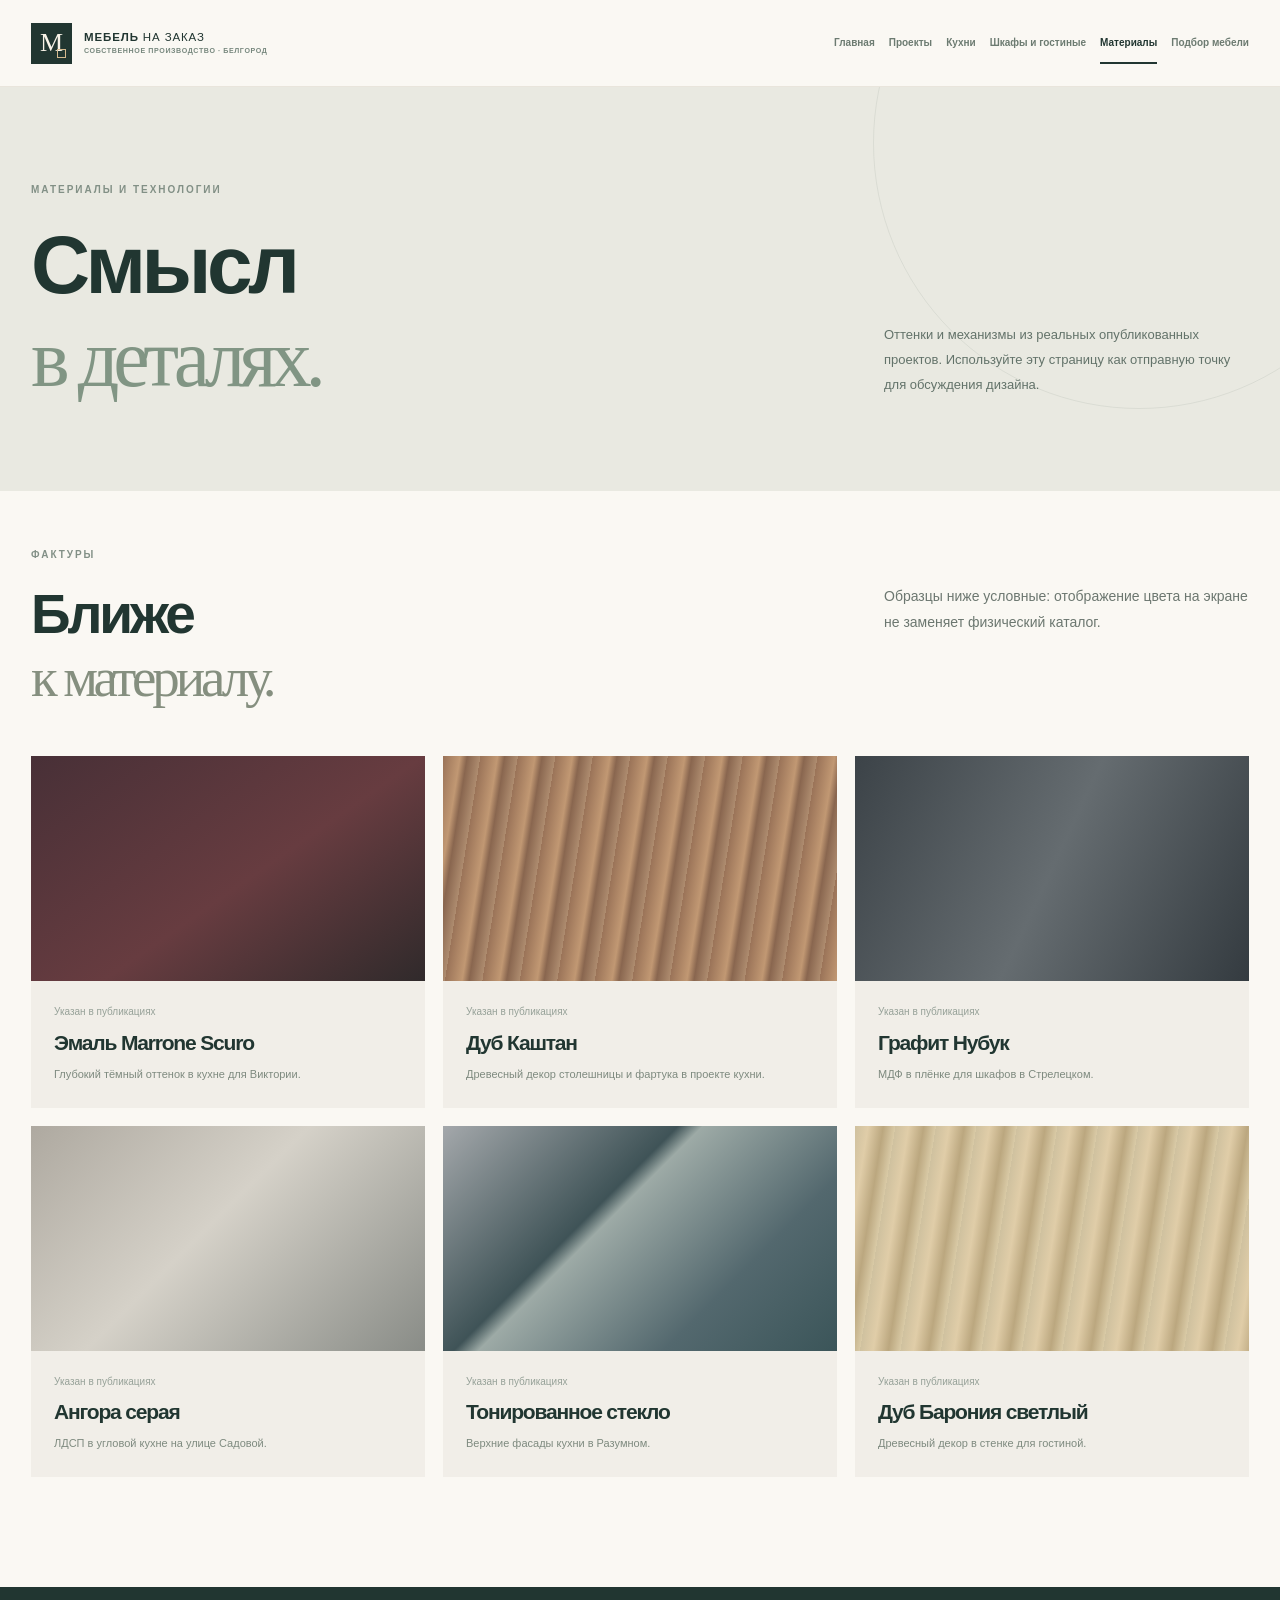
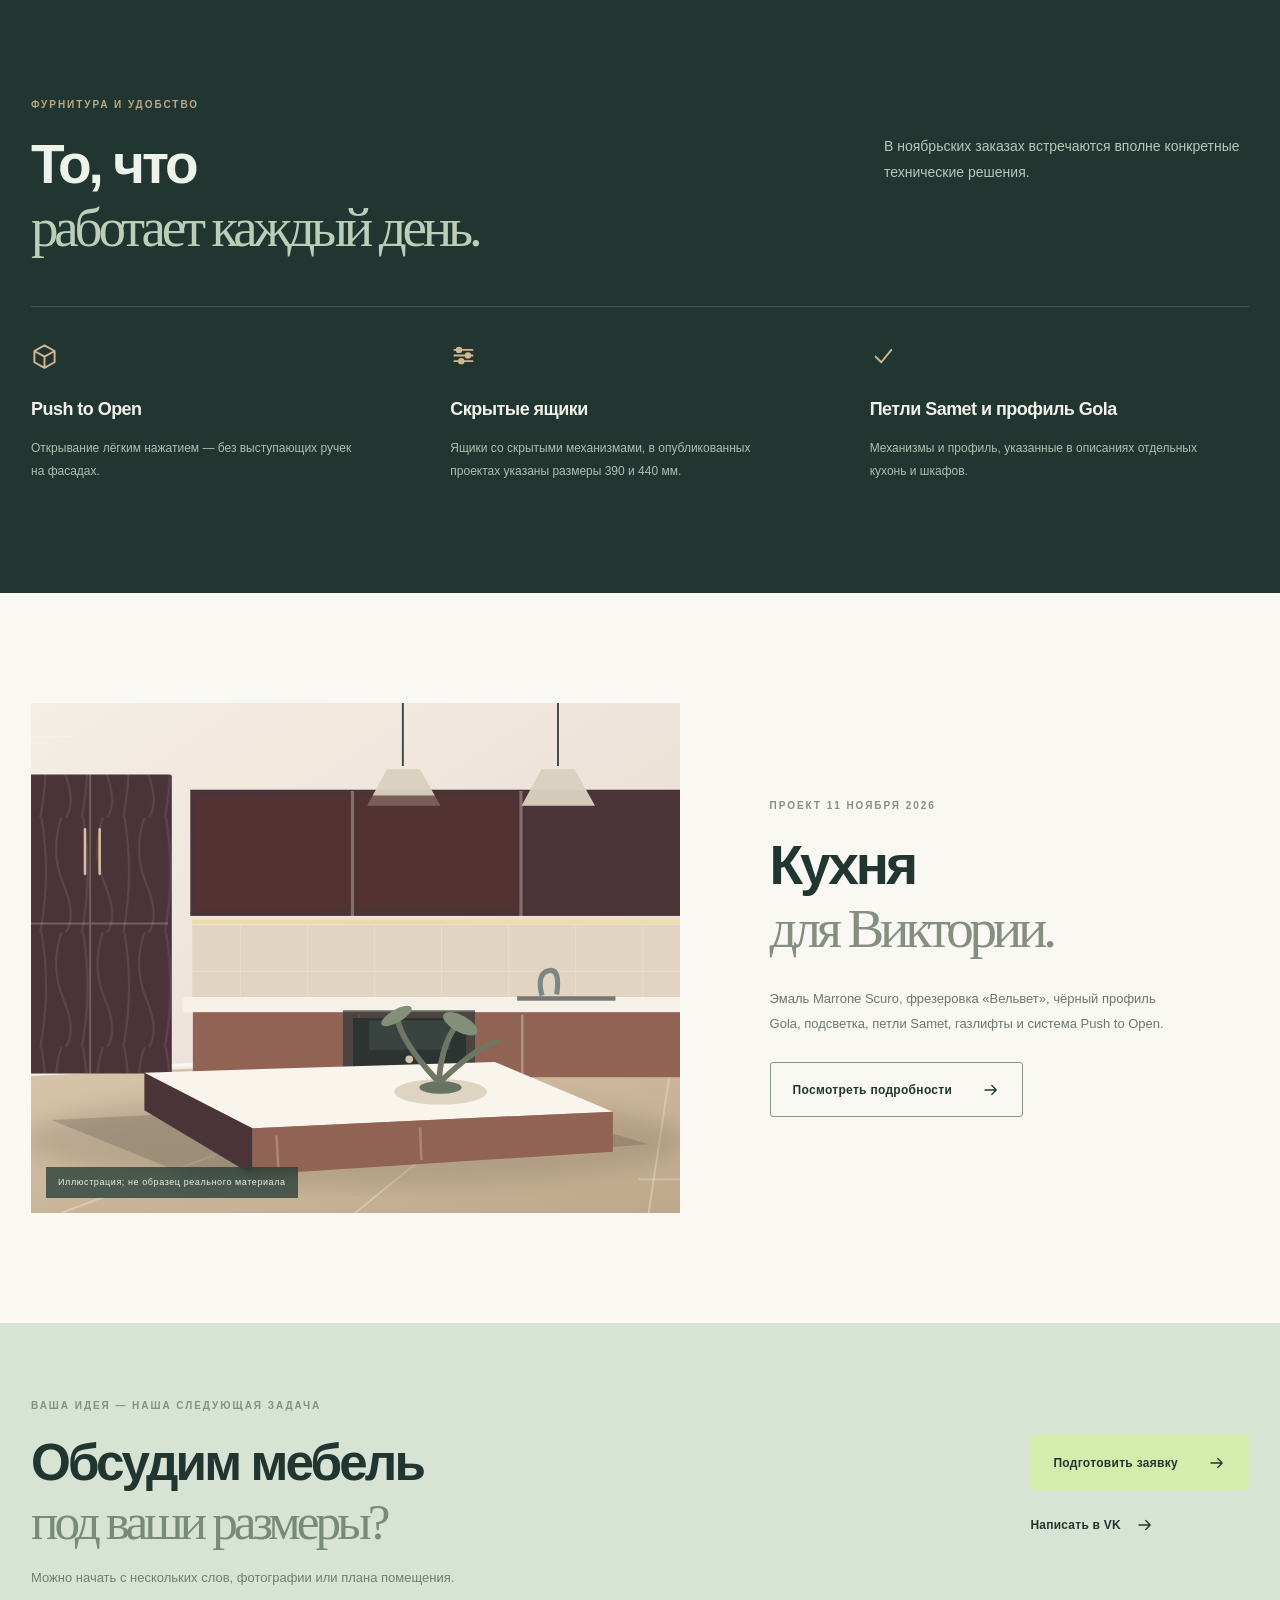
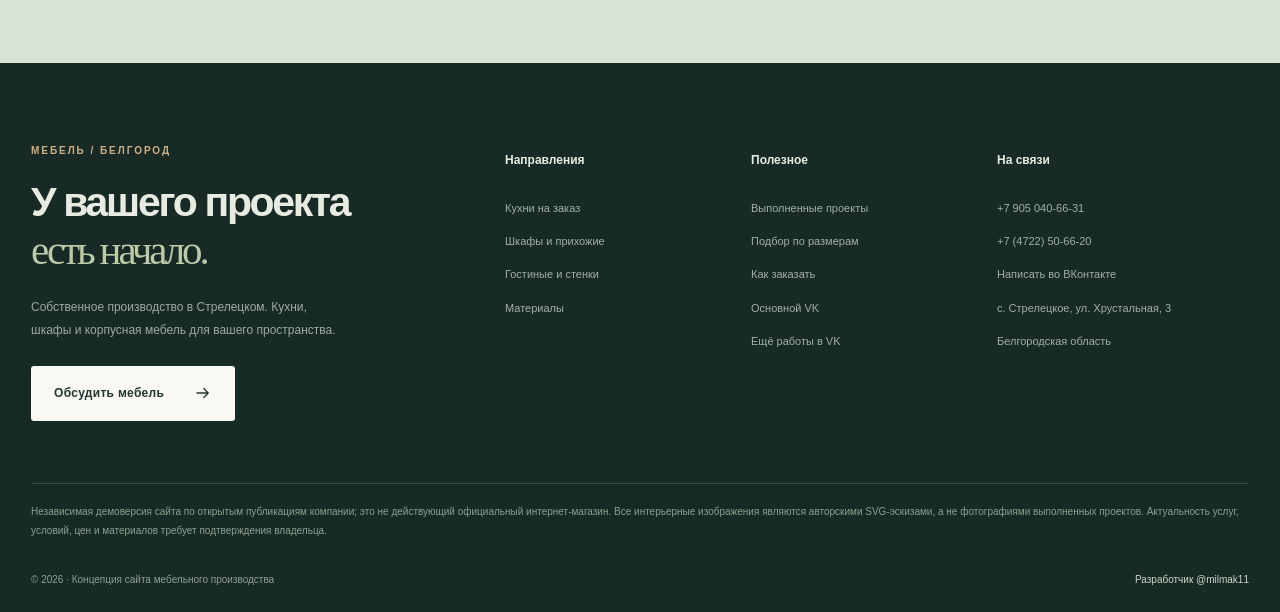
<file: materials.html>
<!doctype html><html lang="ru"><head><meta charset="utf-8"><meta name="viewport" content="width=device-width, initial-scale=1"><meta name="color-scheme" content="light"><meta name="theme-color" content="#223A34"><meta name="robots" content="noindex,nofollow,noarchive"><meta name="description" content="Материалы, фасады и системы открывания, встречающиеся в опубликованных проектах мебельного производства."><title>Материалы и фурнитура — Мебель на заказ Белгород</title><link rel="icon" type="image/svg+xml" href="assets/favicon.svg"><link rel="stylesheet" href="assets/style.css"></head><body data-page="materials.html"><header class="site-head" id="site-head"><div class="wrap top"><a class="logo" href="index.html" aria-label="Мебель на заказ Белгород — главная"><span class="logo-square"><span>M</span><i></i></span><span class="logo-words"><strong>МЕБЕЛЬ <em>НА ЗАКАЗ</em></strong><small>СОБСТВЕННОЕ ПРОИЗВОДСТВО · БЕЛГОРОД</small></span></a><nav class="desktop-nav" aria-label="Навигация"><a href="index.html" class="" >Главная</a><a href="projects.html" class="" >Проекты</a><a href="kitchens.html" class="" >Кухни</a><a href="storage.html" class="" >Шкафы и гостиные</a><a href="materials.html" class="active" aria-current=page>Материалы</a><a href="planner.html" class="" >Подбор мебели</a></nav><a class="head-phone" href="tel:+79050406631">+7 905 040-66-31</a><button type="button" class="menu-btn" id="menu-btn" aria-expanded="false" aria-controls="mobile-nav" aria-label="Открыть меню"><svg class="ico" viewBox="0 0 24 24" fill="none" stroke="currentColor" stroke-width="1.65" stroke-linecap="round" stroke-linejoin="round" aria-hidden="true"><path d="M4 7h16M4 12h16M4 17h16"/></svg></button></div><nav id="mobile-nav" class="mobile-nav" aria-label="Мобильное меню"><a href="index.html" class="" >Главная</a><a href="projects.html" class="" >Проекты</a><a href="kitchens.html" class="" >Кухни</a><a href="storage.html" class="" >Шкафы и гостиные</a><a href="materials.html" class="active" aria-current=page>Материалы</a><a href="planner.html" class="" >Подбор мебели</a><a class="mobile-call" href="contacts.html">Контакты и замер <svg class="ico" viewBox="0 0 24 24" fill="none" stroke="currentColor" stroke-width="1.65" stroke-linecap="round" stroke-linejoin="round" aria-hidden="true"><path d="M4 12h15m-6-6 6 6-6 6"/></svg></a></nav></header><main><section class="inner-head"><div class="wrap"><span class="overline">МАТЕРИАЛЫ И ТЕХНОЛОГИИ</span><div class="inner-title-row"><h1>Смысл<br><em>в деталях.</em></h1><p>Оттенки и механизмы из реальных опубликованных проектов. Используйте эту страницу как отправную точку для обсуждения дизайна.</p></div></div></section><section class="section pt-small"><div class="wrap"><div class="section-header"><div><span class="overline">ФАКТУРЫ</span><h2>Ближе<br><em>к материалу.</em></h2></div><p>Образцы ниже условные: отображение цвета на экране не заменяет физический каталог.</p></div><div class="swatch-grid"><div class="swatch-card"><div class="swatch-surface marrone"></div><div class="swatch-info"><small>Указан в публикациях</small><h3>Эмаль Marrone Scuro</h3><p>Глубокий тёмный оттенок в кухне для Виктории.</p></div></div><div class="swatch-card"><div class="swatch-surface oak"></div><div class="swatch-info"><small>Указан в публикациях</small><h3>Дуб Каштан</h3><p>Древесный декор столешницы и фартука в проекте кухни.</p></div></div><div class="swatch-card"><div class="swatch-surface graphite"></div><div class="swatch-info"><small>Указан в публикациях</small><h3>Графит Нубук</h3><p>МДФ в плёнке для шкафов в Стрелецком.</p></div></div><div class="swatch-card"><div class="swatch-surface gray"></div><div class="swatch-info"><small>Указан в публикациях</small><h3>Ангора серая</h3><p>ЛДСП в угловой кухне на улице Садовой.</p></div></div><div class="swatch-card"><div class="swatch-surface glass"></div><div class="swatch-info"><small>Указан в публикациях</small><h3>Тонированное стекло</h3><p>Верхние фасады кухни в Разумном.</p></div></div><div class="swatch-card"><div class="swatch-surface lightwood"></div><div class="swatch-info"><small>Указан в публикациях</small><h3>Дуб Барония светлый</h3><p>Древесный декор в стенке для гостиной.</p></div></div></div></div></section><section class="section dark-block"><div class="wrap"><div class="section-header light"><div><span class="overline gold">ФУРНИТУРА И УДОБСТВО</span><h2>То, что<br><em>работает каждый день.</em></h2></div><p>В ноябрьских заказах встречаются вполне конкретные технические решения.</p></div><div class="factory-grid"><div class="factory-feature"><svg class="ico" viewBox="0 0 24 24" fill="none" stroke="currentColor" stroke-width="1.65" stroke-linecap="round" stroke-linejoin="round" aria-hidden="true"><path d="M3 8 12 3l9 5v10l-9 5-9-5V8ZM3 8l9 5 9-5M12 13v10"/></svg><b>Push to Open</b><p>Открывание лёгким нажатием — без выступающих ручек на фасадах.</p></div><div class="factory-feature"><svg class="ico" viewBox="0 0 24 24" fill="none" stroke="currentColor" stroke-width="1.65" stroke-linecap="round" stroke-linejoin="round" aria-hidden="true"><path d="M4 7h16M4 12h16M4 17h16"/><circle cx="8" cy="7" r="2" fill="currentColor"/><circle cx="16" cy="12" r="2" fill="currentColor"/><circle cx="10" cy="17" r="2" fill="currentColor"/></svg><b>Скрытые ящики</b><p>Ящики со скрытыми механизмами, в опубликованных проектах указаны размеры 390 и 440 мм.</p></div><div class="factory-feature"><svg class="ico" viewBox="0 0 24 24" fill="none" stroke="currentColor" stroke-width="1.65" stroke-linecap="round" stroke-linejoin="round" aria-hidden="true"><path d="M5 13 10 18 19 7"/></svg><b>Петли Samet и профиль Gola</b><p>Механизмы и профиль, указанные в описаниях отдельных кухонь и шкафов.</p></div></div></div></section><section class="section"><div class="wrap split-section"><div class="split-picture"><img src="assets/scenes/kitchen-victoria.svg" loading="eager" alt="Авторская визуализация интерьера, не фотография выполненного заказа" ><span class="art-overlay">Иллюстрация; не образец реального материала</span></div><div class="split-copy"><span class="overline">ПРОЕКТ 11 НОЯБРЯ 2026</span><h2>Кухня<br><em>для Виктории.</em></h2><p>Эмаль Marrone Scuro, фрезеровка «Вельвет», чёрный профиль Gola, подсветка, петли Samet, газлифты и система Push to Open.</p><a class="btn btn-outline" href="projects.html?case=victoria">Посмотреть подробности<svg class="ico" viewBox="0 0 24 24" fill="none" stroke="currentColor" stroke-width="1.65" stroke-linecap="round" stroke-linejoin="round" aria-hidden="true"><path d="M4 12h15m-6-6 6 6-6 6"/></svg></a></div></div></section><section class="wide-cta green"><div class="wrap wide-cta-content"><div><span class="overline">ВАША ИДЕЯ — НАША СЛЕДУЮЩАЯ ЗАДАЧА</span><h2>Обсудим мебель<br><em>под ваши размеры?</em></h2><p>Можно начать с нескольких слов, фотографии или плана помещения.</p></div><div class="stack-actions"><a class="btn btn-lime" href="planner.html">Подготовить заявку<svg class="ico" viewBox="0 0 24 24" fill="none" stroke="currentColor" stroke-width="1.65" stroke-linecap="round" stroke-linejoin="round" aria-hidden="true"><path d="M4 12h15m-6-6 6 6-6 6"/></svg></a><a class="simple-link" href="https://vk.me/mebelden_bel">Написать в VK<svg class="ico" viewBox="0 0 24 24" fill="none" stroke="currentColor" stroke-width="1.65" stroke-linecap="round" stroke-linejoin="round" aria-hidden="true"><path d="M4 12h15m-6-6 6 6-6 6"/></svg></a></div></div></section></main><footer class="footer"><div class="wrap"><div class="foot-grid"><div class="foot-brand"><span class="overline gold">МЕБЕЛЬ / БЕЛГОРОД</span><h2>У вашего проекта<br><em>есть начало.</em></h2><p>Собственное производство в Стрелецком. Кухни, шкафы и корпусная мебель для вашего пространства.</p><a class="btn btn-light" href="planner.html">Обсудить мебель<svg class="ico" viewBox="0 0 24 24" fill="none" stroke="currentColor" stroke-width="1.65" stroke-linecap="round" stroke-linejoin="round" aria-hidden="true"><path d="M4 12h15m-6-6 6 6-6 6"/></svg></a></div><div class="foot-links"><strong>Направления</strong><a href="kitchens.html">Кухни на заказ</a><a href="storage.html">Шкафы и прихожие</a><a href="storage.html#living">Гостиные и стенки</a><a href="materials.html">Материалы</a></div><div class="foot-links"><strong>Полезное</strong><a href="projects.html">Выполненные проекты</a><a href="planner.html">Подбор по размерам</a><a href="contacts.html">Как заказать</a><a href="https://vk.com/mebelden_bel" target="_blank" rel="noopener noreferrer">Основной VK</a><a href="https://vk.com/mebelryadom31" target="_blank" rel="noopener noreferrer">Ещё работы в VK</a></div><div class="foot-links"><strong>На связи</strong><a href="tel:+79050406631">+7 905 040-66-31</a><a href="tel:+74722506620">+7 (4722) 50-66-20</a><a href="https://vk.me/mebelden_bel" target="_blank" rel="noopener noreferrer">Написать во ВКонтакте</a><span>с. Стрелецкое, ул. Хрустальная, 3</span><span>Белгородская область</span></div></div><div class="disclaimer">Независимая демоверсия сайта по открытым публикациям компании; это не действующий официальный интернет-магазин. Все интерьерные изображения являются авторскими SVG-эскизами, а не фотографиями выполненных проектов. Актуальность услуг, условий, цен и материалов требует подтверждения владельца.</div><div class="foot-bottom"><span>© 2026 · Концепция сайта мебельного производства</span><a href="https://t.me/milmak11" target="_blank" rel="noopener noreferrer">Разработчик @milmak11</a></div></div></footer><div class="toast" id="toast" role="status" aria-live="polite"></div><script src="assets/app.js" defer></script></body></html>
</file>
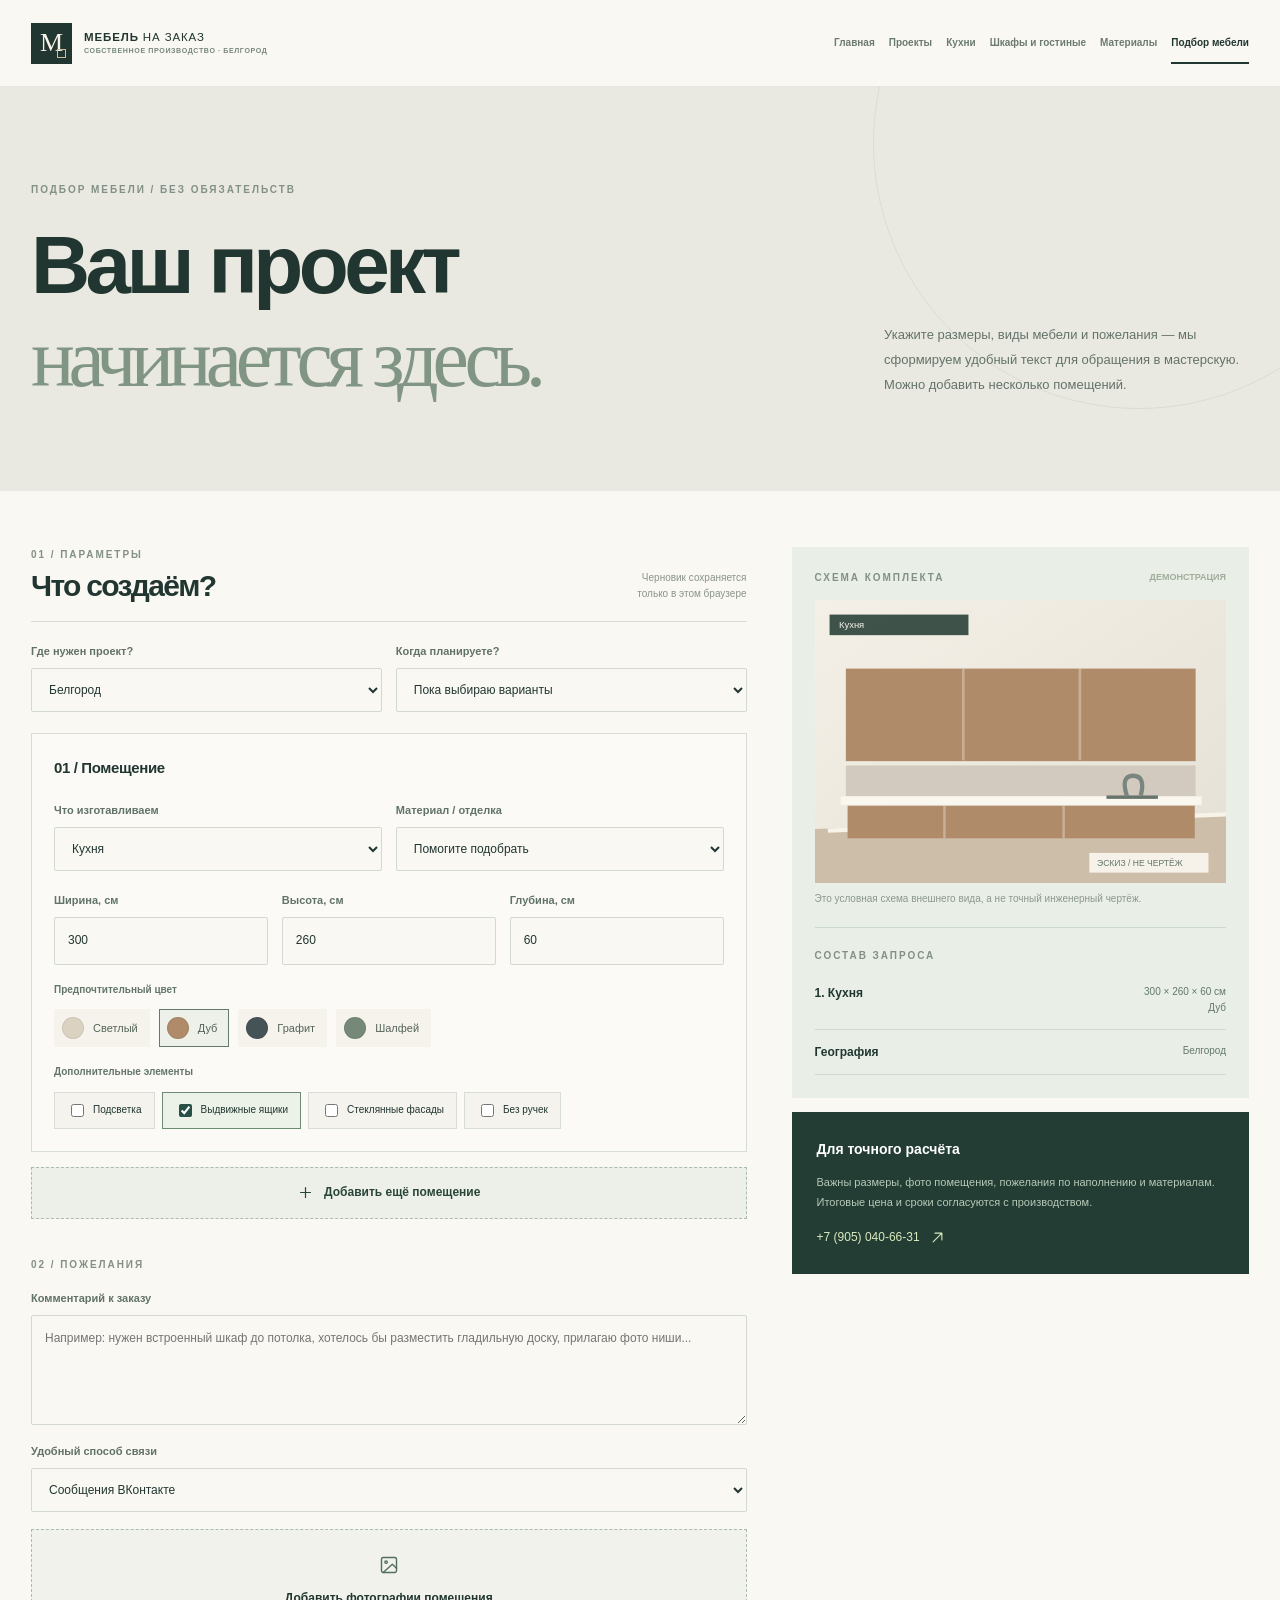
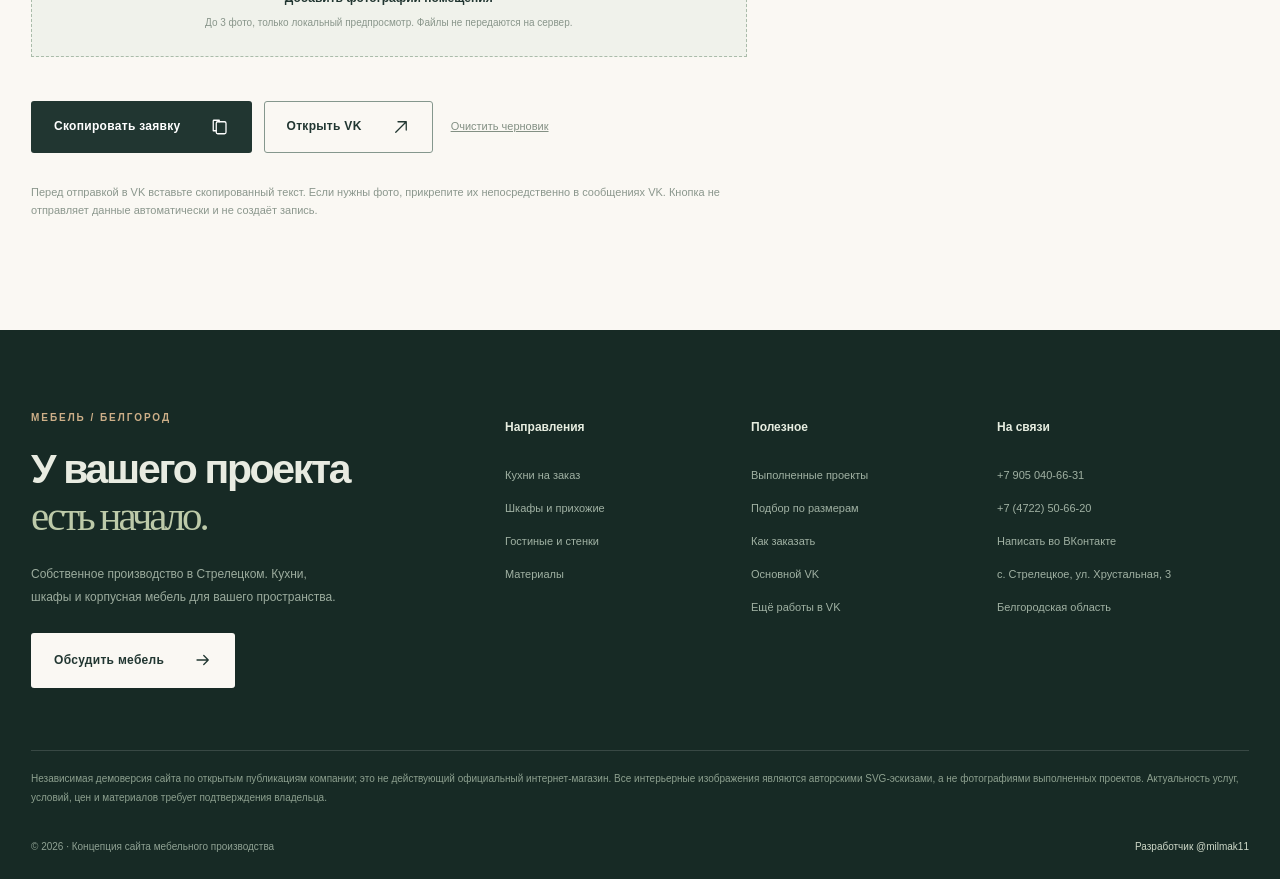
<file: planner.html>
<!doctype html><html lang="ru"><head><meta charset="utf-8"><meta name="viewport" content="width=device-width, initial-scale=1"><meta name="color-scheme" content="light"><meta name="theme-color" content="#223A34"><meta name="robots" content="noindex,nofollow,noarchive"><meta name="description" content="Подбор мебели по размерам: несколько помещений, материалы, фурнитура, фото и готовая заявка для VK."><title>Подбор мебели по размерам — Мебель на заказ Белгород</title><link rel="icon" type="image/svg+xml" href="assets/favicon.svg"><link rel="stylesheet" href="assets/style.css"></head><body data-page="planner.html"><header class="site-head" id="site-head"><div class="wrap top"><a class="logo" href="index.html" aria-label="Мебель на заказ Белгород — главная"><span class="logo-square"><span>M</span><i></i></span><span class="logo-words"><strong>МЕБЕЛЬ <em>НА ЗАКАЗ</em></strong><small>СОБСТВЕННОЕ ПРОИЗВОДСТВО · БЕЛГОРОД</small></span></a><nav class="desktop-nav" aria-label="Навигация"><a href="index.html" class="" >Главная</a><a href="projects.html" class="" >Проекты</a><a href="kitchens.html" class="" >Кухни</a><a href="storage.html" class="" >Шкафы и гостиные</a><a href="materials.html" class="" >Материалы</a><a href="planner.html" class="active" aria-current=page>Подбор мебели</a></nav><a class="head-phone" href="tel:+79050406631">+7 905 040-66-31</a><button type="button" class="menu-btn" id="menu-btn" aria-expanded="false" aria-controls="mobile-nav" aria-label="Открыть меню"><svg class="ico" viewBox="0 0 24 24" fill="none" stroke="currentColor" stroke-width="1.65" stroke-linecap="round" stroke-linejoin="round" aria-hidden="true"><path d="M4 7h16M4 12h16M4 17h16"/></svg></button></div><nav id="mobile-nav" class="mobile-nav" aria-label="Мобильное меню"><a href="index.html" class="" >Главная</a><a href="projects.html" class="" >Проекты</a><a href="kitchens.html" class="" >Кухни</a><a href="storage.html" class="" >Шкафы и гостиные</a><a href="materials.html" class="" >Материалы</a><a href="planner.html" class="active" aria-current=page>Подбор мебели</a><a class="mobile-call" href="contacts.html">Контакты и замер <svg class="ico" viewBox="0 0 24 24" fill="none" stroke="currentColor" stroke-width="1.65" stroke-linecap="round" stroke-linejoin="round" aria-hidden="true"><path d="M4 12h15m-6-6 6 6-6 6"/></svg></a></nav></header><main><section class="inner-head planner-head"><div class="wrap"><span class="overline">ПОДБОР МЕБЕЛИ / БЕЗ ОБЯЗАТЕЛЬСТВ</span><div class="inner-title-row"><h1>Ваш проект<br><em>начинается здесь.</em></h1><p>Укажите размеры, виды мебели и пожелания — мы сформируем удобный текст для обращения в мастерскую. Можно добавить несколько помещений.</p></div></div></section><section class="section pt-small"><div class="wrap planner-grid"><div class="planner-main"><div class="planner-intro"><div><span class="overline">01 / ПАРАМЕТРЫ</span><h2>Что создаём?</h2></div><span class="planner-hint">Черновик сохраняется только в этом браузере</span></div><div class="form-line two"><label class="field"><span>Где нужен проект?</span><select id="plan-location"><option>Белгород</option><option>Белгородская область</option><option>Другое место — уточнить</option></select></label><label class="field"><span>Когда планируете?</span><select id="plan-when"><option>Пока выбираю варианты</option><option>В ближайший месяц</option><option>В ближайшие 3 месяца</option><option>Позже</option></select></label></div><div class="room-list" id="room-list"></div><button type="button" class="add-room" id="add-room"><svg class="ico" viewBox="0 0 24 24" fill="none" stroke="currentColor" stroke-width="1.65" stroke-linecap="round" stroke-linejoin="round" aria-hidden="true"><path d="M12 5v14M5 12h14"/></svg> Добавить ещё помещение</button><div class="planner-extra"><span class="overline">02 / ПОЖЕЛАНИЯ</span><label class="field"><span>Комментарий к заказу</span><textarea id="plan-notes" rows="4" placeholder="Например: нужен встроенный шкаф до потолка, хотелось бы разместить гладильную доску, прилагаю фото ниши..."></textarea></label><label class="field"><span>Удобный способ связи</span><select id="plan-contact"><option>Сообщения ВКонтакте</option><option>Звонок по телефону</option><option>Уточню при обращении</option></select></label><label class="upload-box"><input id="plan-photos" type="file" accept="image/*" multiple hidden><span class="upload-icon"><svg class="ico" viewBox="0 0 24 24" fill="none" stroke="currentColor" stroke-width="1.65" stroke-linecap="round" stroke-linejoin="round" aria-hidden="true"><rect x="3" y="3" width="18" height="18" rx="2"/><circle cx="8.5" cy="8.5" r="1.5"/><path d="m21 16-5-5L5 21"/></svg></span><strong>Добавить фотографии помещения</strong><small>До 3 фото, только локальный предпросмотр. Файлы не передаются на сервер.</small></label><div class="photo-thumbs" id="photo-thumbs"></div></div><div class="planner-actions"><button type="button" class="btn btn-primary" id="copy-plan">Скопировать заявку <svg class="ico" viewBox="0 0 24 24" fill="none" stroke="currentColor" stroke-width="1.65" stroke-linecap="round" stroke-linejoin="round" aria-hidden="true"><rect x="7" y="5" width="13" height="16" rx="2"/><path d="M11 5V3h-7a1 1 0 0 0-1 1v13h4"/></svg></button><a href="https://vk.me/mebelden_bel" target="_blank" rel="noopener noreferrer" class="btn btn-outline" id="open-vk">Открыть VK <svg class="ico" viewBox="0 0 24 24" fill="none" stroke="currentColor" stroke-width="1.65" stroke-linecap="round" stroke-linejoin="round" aria-hidden="true"><path d="M5 19 19 5M8 5h11v11"/></svg></a><button type="button" class="reset-link" id="reset-plan">Очистить черновик</button></div><p class="fine-note">Перед отправкой в VK вставьте скопированный текст. Если нужны фото, прикрепите их непосредственно в сообщениях VK. Кнопка не отправляет данные автоматически и не создаёт запись.</p></div><aside class="planner-side"><div class="preview-pane"><div class="preview-top"><span class="overline">СХЕМА КОМПЛЕКТА</span><span class="preview-label">ДЕМОНСТРАЦИЯ</span></div><div id="planner-preview" class="planner-preview" aria-label="Условный эскиз выбранной мебели"></div><div class="preview-note">Это условная схема внешнего вида, а не точный инженерный чертёж.</div><div class="preview-divider"></div><span class="overline">СОСТАВ ЗАПРОСА</span><div id="planner-summary" class="planner-summary">Добавьте параметры мебели, чтобы сформировать запрос.</div></div><div class="tip-pane"><strong>Для точного расчёта</strong><p>Важны размеры, фото помещения, пожелания по наполнению и материалам. Итоговые цена и сроки согласуются с производством.</p><a href="tel:+79050406631">+7 (905) 040-66-31 <svg class="ico" viewBox="0 0 24 24" fill="none" stroke="currentColor" stroke-width="1.65" stroke-linecap="round" stroke-linejoin="round" aria-hidden="true"><path d="M5 19 19 5M8 5h11v11"/></svg></a></div></aside></div></section></main><footer class="footer"><div class="wrap"><div class="foot-grid"><div class="foot-brand"><span class="overline gold">МЕБЕЛЬ / БЕЛГОРОД</span><h2>У вашего проекта<br><em>есть начало.</em></h2><p>Собственное производство в Стрелецком. Кухни, шкафы и корпусная мебель для вашего пространства.</p><a class="btn btn-light" href="planner.html">Обсудить мебель<svg class="ico" viewBox="0 0 24 24" fill="none" stroke="currentColor" stroke-width="1.65" stroke-linecap="round" stroke-linejoin="round" aria-hidden="true"><path d="M4 12h15m-6-6 6 6-6 6"/></svg></a></div><div class="foot-links"><strong>Направления</strong><a href="kitchens.html">Кухни на заказ</a><a href="storage.html">Шкафы и прихожие</a><a href="storage.html#living">Гостиные и стенки</a><a href="materials.html">Материалы</a></div><div class="foot-links"><strong>Полезное</strong><a href="projects.html">Выполненные проекты</a><a href="planner.html">Подбор по размерам</a><a href="contacts.html">Как заказать</a><a href="https://vk.com/mebelden_bel" target="_blank" rel="noopener noreferrer">Основной VK</a><a href="https://vk.com/mebelryadom31" target="_blank" rel="noopener noreferrer">Ещё работы в VK</a></div><div class="foot-links"><strong>На связи</strong><a href="tel:+79050406631">+7 905 040-66-31</a><a href="tel:+74722506620">+7 (4722) 50-66-20</a><a href="https://vk.me/mebelden_bel" target="_blank" rel="noopener noreferrer">Написать во ВКонтакте</a><span>с. Стрелецкое, ул. Хрустальная, 3</span><span>Белгородская область</span></div></div><div class="disclaimer">Независимая демоверсия сайта по открытым публикациям компании; это не действующий официальный интернет-магазин. Все интерьерные изображения являются авторскими SVG-эскизами, а не фотографиями выполненных проектов. Актуальность услуг, условий, цен и материалов требует подтверждения владельца.</div><div class="foot-bottom"><span>© 2026 · Концепция сайта мебельного производства</span><a href="https://t.me/milmak11" target="_blank" rel="noopener noreferrer">Разработчик @milmak11</a></div></div></footer><div class="toast" id="toast" role="status" aria-live="polite"></div><script src="assets/app.js" defer></script></body></html>
</file>
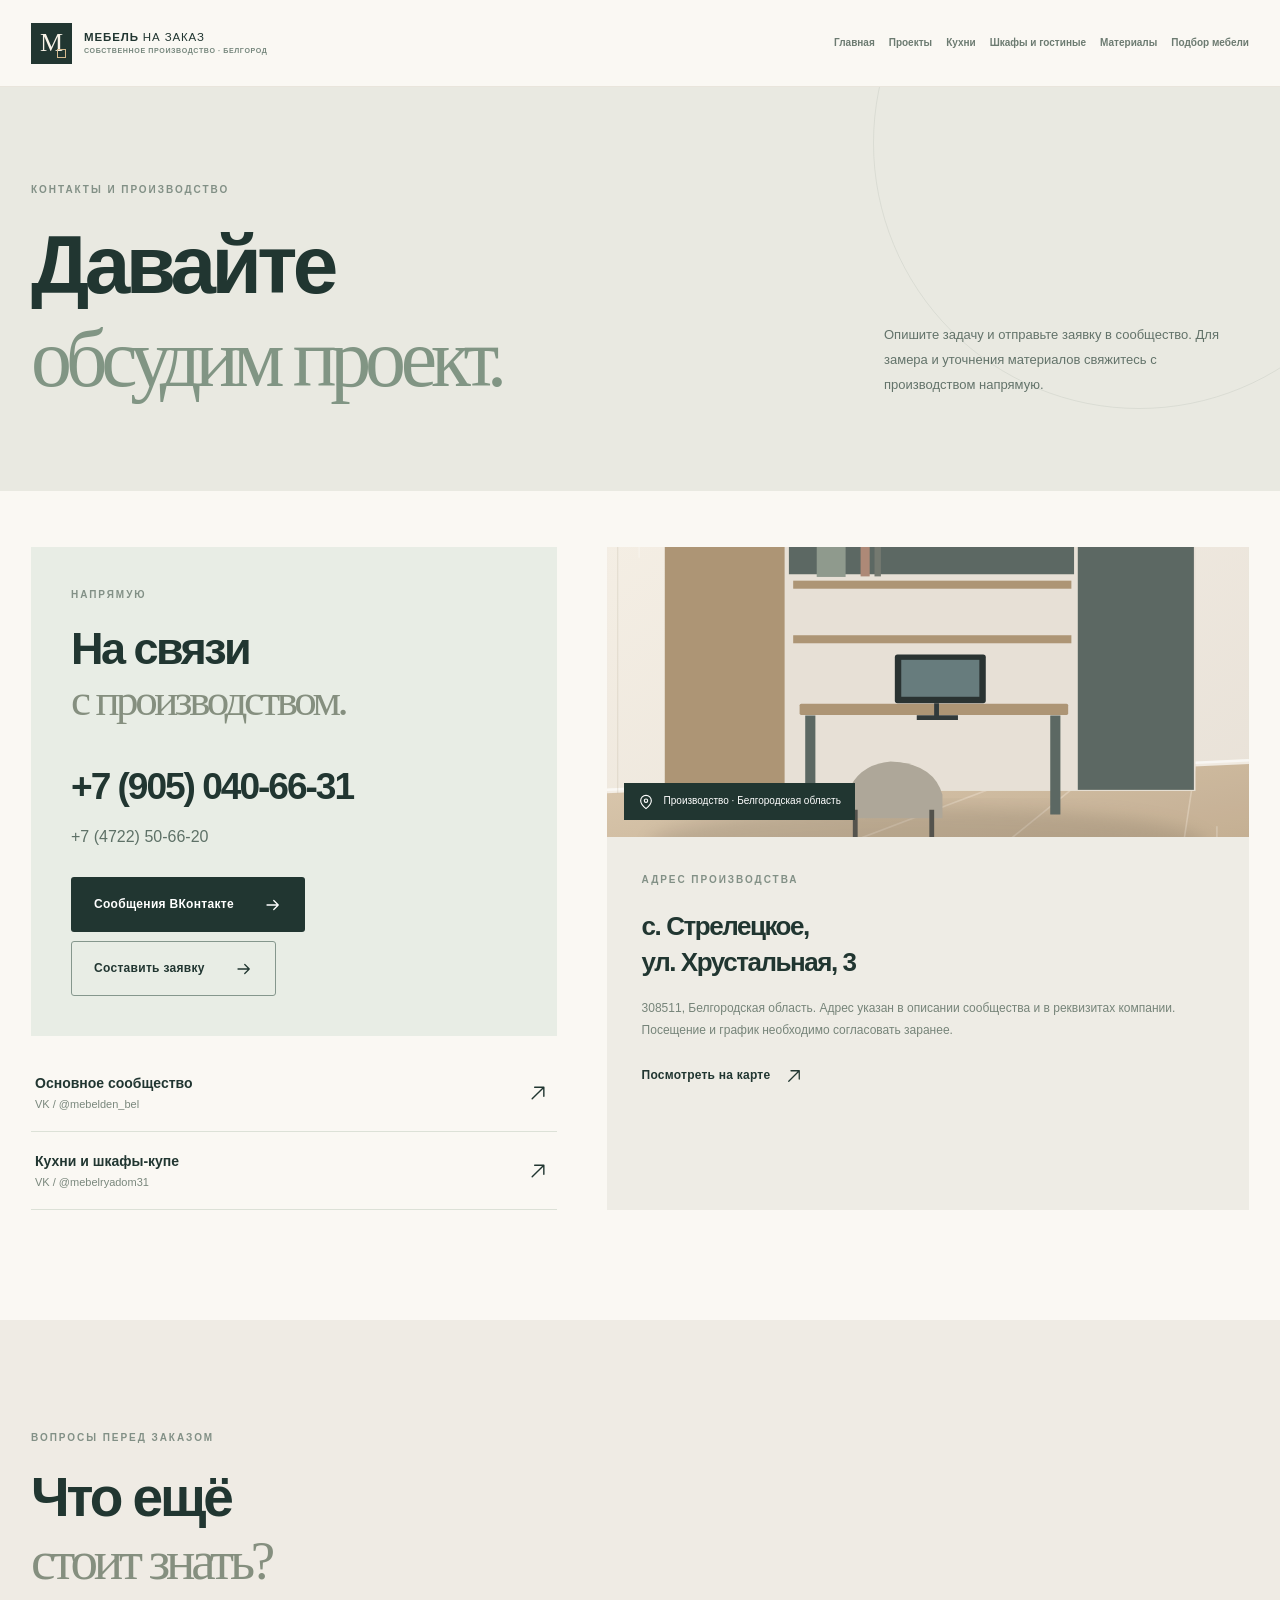
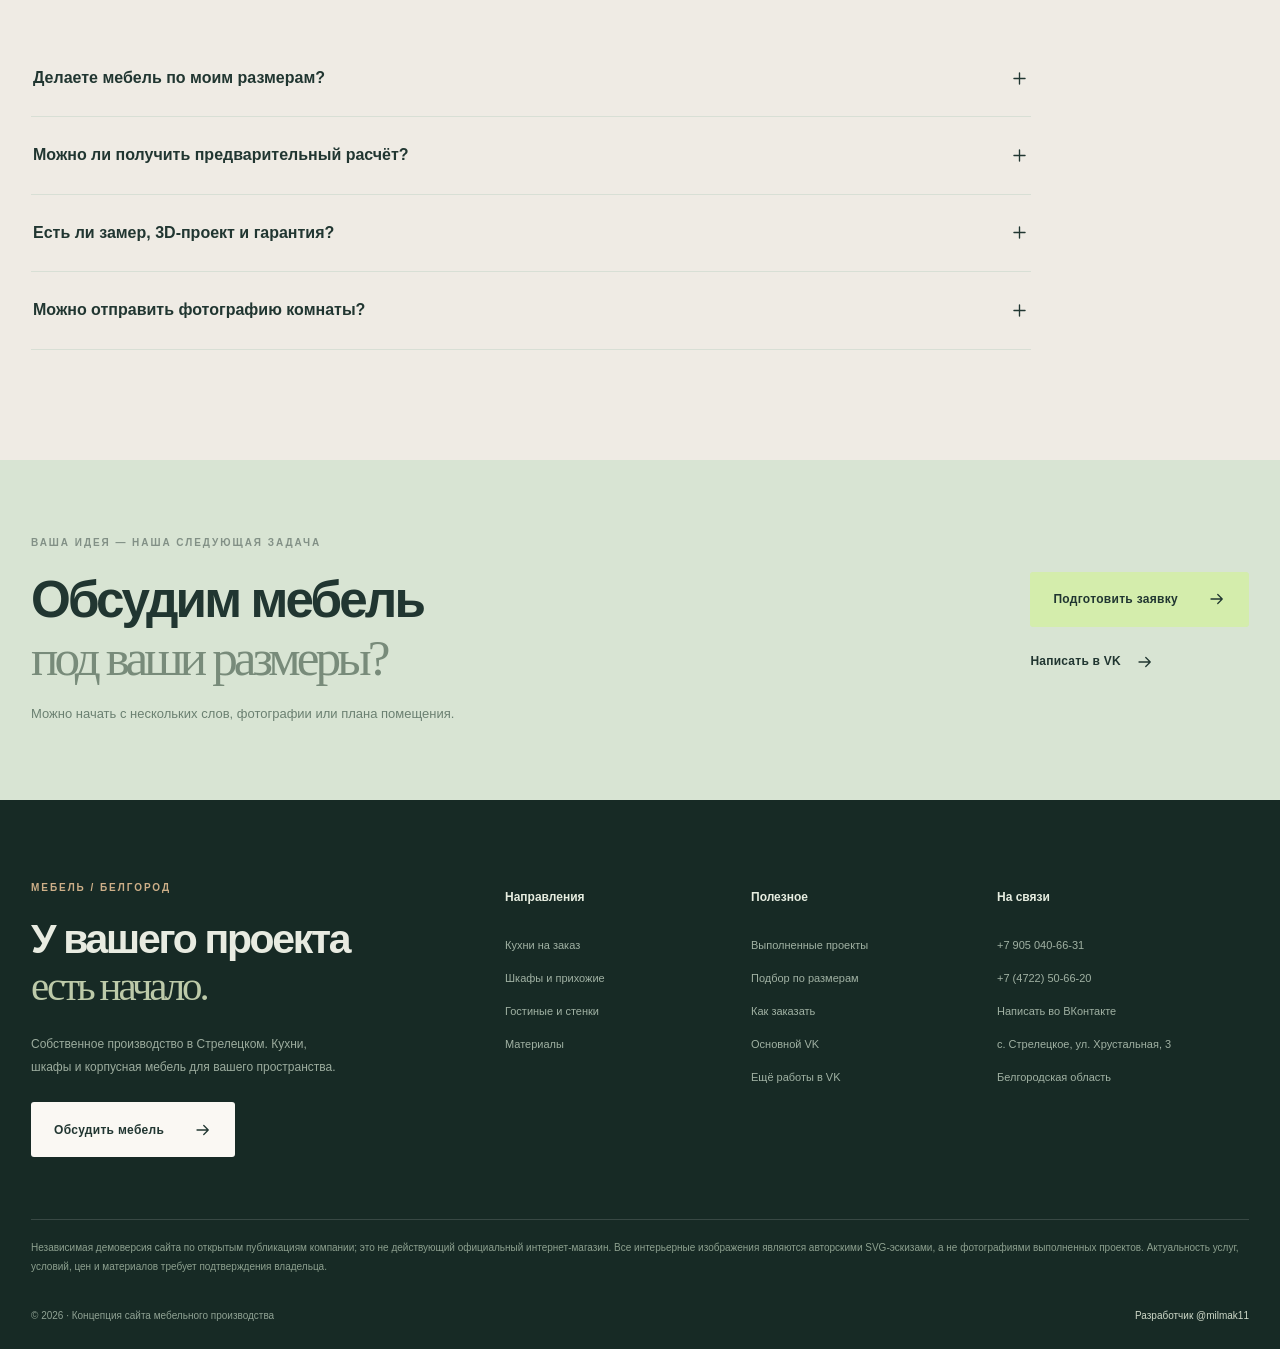
<file: preview-contacts-offline.html>
<!doctype html><html lang="ru"><head><meta charset="utf-8"><meta name="viewport" content="width=device-width, initial-scale=1"><meta name="color-scheme" content="light"><meta name="theme-color" content="#223A34"><meta name="robots" content="noindex,nofollow,noarchive"><meta name="description" content="Контакты, адрес собственного производства в Стрелецком, телефоны и связь через VK."><title>Контакты производства — Мебель на заказ Белгород</title><link rel="icon" type="image/svg+xml" href="[data-uri]"><style>:root{--ink:#213631;--ink2:#2b413b;--char:#192925;--lime:#D4EDAC;--sand:#F5F2EB;--cream:#E9E2D6;--ivory:#FAF8F3;--gold:#CDAF88;--muted:#697770;--border:#DDDCD3;--white:#fff;--radius:9px;--container:1370px;--shadow:0 24px 70px rgba(22,36,31,.09)}
*{box-sizing:border-box}html{scroll-behavior:smooth}body{margin:0;background:var(--ivory);color:var(--ink);font-family:'Manrope',Arial,sans-serif;font-size:15px;line-height:1.65;-webkit-font-smoothing:antialiased}body.no-scroll{overflow:hidden}button,input,select,textarea{font:inherit}button{cursor:pointer}a{color:inherit;text-decoration:none}img{display:block;width:100%;max-width:100%}svg{flex-shrink:0}.ico{width:20px;height:20px;stroke-width:1.7}p,h1,h2,h3,h4{margin:0}h1,h2,h3{line-height:1.14;letter-spacing:-.056em}h1{font-size:clamp(47px,5.2vw,85px);font-weight:600}h2{font-size:clamp(39px,4.3vw,65px);font-weight:600}h3{font-size:26px;font-weight:600}h1 i,h1 em,h2 em{font-family:'Prata',Georgia,serif;font-style:normal;font-weight:400;letter-spacing:-.076em}h1 i{color:#758C7B}h2 em{color:#858F7F}section{position:relative}.wrap{width:min(var(--container),calc(100% - 96px));margin:0 auto}.section{padding:110px 0}.pt-small{padding-top:56px}.overline,.eyebrow-line{font-size:10px;font-weight:800;letter-spacing:.195em;text-transform:uppercase;line-height:1.5}.overline{display:block;color:#829086;margin-bottom:21px}.overline.gold{color:var(--gold)}.fine-note{margin-top:30px;font-size:11px;color:#8b978d;line-height:1.7}.btn{display:inline-flex;align-items:center;justify-content:space-between;gap:30px;padding:16px 22px;min-height:55px;font-size:12px;font-weight:800;line-height:1.35;letter-spacing:.025em;border-radius:3px;border:1px solid transparent;transition:transform .25s,background .25s,color .25s,border-color .25s;white-space:nowrap}.btn svg,.text-link svg,.simple-link svg{width:18px;height:18px;transition:transform .25s}.btn:hover{transform:translateY(-2px)}.btn:hover svg,.text-link:hover svg,.simple-link:hover svg{transform:translateX(5px)}.btn-primary{background:var(--ink);color:#fff}.btn-primary:hover{background:#3d564a}.btn-outline{border-color:#85978d;background:transparent;color:var(--ink)}.btn-outline:hover{border-color:var(--ink);background:#f0eee7}.btn-light{color:var(--ink);background:var(--ivory)}.btn-light:hover{background:#e6eadd}.btn-lime{background:var(--lime);color:var(--ink)}.btn-lime:hover{background:#e7f5d3}.text-link,.simple-link{display:inline-flex;align-items:center;gap:15px;font-weight:800;font-size:12px;letter-spacing:.02em;line-height:1.4}.simple-link{color:var(--lime);padding:17px 0}.text-link:hover,.simple-link:hover{opacity:.7}.section-header{display:flex;align-items:start;justify-content:space-between;gap:65px;margin-bottom:47px}.section-header>div{flex:1}.section-header>p{color:#6c7770;max-width:365px;font-size:14px;line-height:1.9;padding-top:36px}.section-header.align-bottom{align-items:end}.section-header.align-bottom .text-link{margin-bottom:8px}.section-header.light h2,.section-header.light p{color:#EDF3E9}.section-header.light h2 em{color:#BDCEB8}
/* header */
.site-head{position:sticky;top:0;z-index:50;background:rgba(250,248,243,.96);backdrop-filter:blur(18px);border-bottom:1px solid #e9e5dc;transition:box-shadow .3s}.site-head.scrolled{box-shadow:0 4px 20px #19292510}.top{height:86px;display:flex;align-items:center;gap:25px}.logo{display:flex;align-items:center;gap:12px;flex-shrink:0}.logo-square{display:grid;place-items:center;position:relative;width:41px;height:41px;background:var(--ink);color:#F8F3E8;font-size:26px;font-family:Georgia,serif;line-height:1}.logo-square i{position:absolute;bottom:6px;right:6px;width:9px;height:9px;border:1px solid #d5ba8f}.logo-words{display:flex;flex-direction:column;gap:1px}.logo-words strong{font-size:11.5px;letter-spacing:.076em;line-height:1.4;white-space:nowrap}.logo-words strong em{font-style:normal;font-weight:500}.logo-words small{font-size:7.1px;font-weight:800;letter-spacing:.085em;white-space:nowrap;color:#77887e}.desktop-nav{display:flex;align-items:center;gap:clamp(10px,1.35vw,26px);margin-left:auto}.desktop-nav a{font-size:11px;font-weight:700;color:#6c7b71;white-space:nowrap;transition:color .2s}.desktop-nav a:hover,.desktop-nav a.active{color:var(--ink)}.desktop-nav a.active{position:relative}.desktop-nav a.active:after{position:absolute;content:'';height:2px;background:var(--ink);bottom:-13px;left:0;right:0}.head-phone{padding:11px 0 11px 19px;margin-left:3px;border-left:1px solid #D2D8D2;white-space:nowrap;font-size:12px;font-weight:800}.menu-btn{display:none;background:transparent;border:0;color:var(--ink);padding:8px}.mobile-nav{display:none}
/* hero */
.hero{background:#F0ECE4;overflow:hidden}.hero-grid{min-height:650px;display:grid;grid-template-columns:49% 51%;align-items:stretch}.hero-left{padding:80px 38px 44px 0;display:flex;flex-direction:column;justify-content:center}.eyebrow-line{color:#61786a;display:inline-flex;align-items:center;gap:10px;margin-bottom:32px}.eyebrow-line b{display:inline-block;width:24px;height:1px;background:#61786a}.hero h1{font-size:clamp(46px,4.65vw,76px)}.hero-lead{max-width:470px;color:#6c7a70;font-size:14px;line-height:1.95;margin-top:32px}.hero-actions{display:flex;gap:12px;flex-wrap:wrap;margin-top:29px}.hero-actions .btn{min-width:175px}.hero-stats{display:flex;gap:26px;align-items:center;margin-top:54px}.hero-stats>div:not(.separator){display:flex;gap:13px;align-items:center}.hero-stats b{font-size:41px;letter-spacing:-.07em;line-height:1;font-weight:600}.hero-stats b sup{font-size:13px;font-weight:600;letter-spacing:0}.hero-stats span{color:#79867d;font-size:10px;line-height:1.5;max-width:110px}.hero-stats .separator{height:40px;width:1px;background:#c2c6ba}.hero-right{position:relative;min-height:650px;overflow:hidden;background:#C8C2B4}.hero-right img{width:100%;height:100%;position:absolute;inset:0;object-fit:cover;object-position:center}.hero-side-label{position:absolute;top:37px;right:0;background:var(--ink);padding:23px 28px;color:white;max-width:215px}.hero-side-label span{color:#B8C9B1;font-size:9px;letter-spacing:.13em;display:block;text-transform:uppercase;margin-bottom:10px}.hero-side-label strong{font-size:17px;line-height:1.15;letter-spacing:.015em}.hero-caption{position:absolute;bottom:24px;left:26px;color:#fff;display:flex;align-items:center;gap:8px;text-shadow:0 1px 12px #172722;letter-spacing:.05em;font-size:10px;font-weight:700}.hero-caption .dot{background:#D9EDBD;width:7px;height:7px;border-radius:50%}.hero-bottom{display:flex;align-items:center;justify-content:space-between;gap:25px;color:#849085;font-size:9px;font-weight:800;letter-spacing:.16em;padding-top:19px;padding-bottom:19px}.hero-bottom svg{width:20px}
/* directions */
.direction-grid{display:grid;grid-template-columns:1.28fr 1fr 1fr;gap:13px}.direction-card{display:block;min-height:430px;position:relative;overflow:hidden;background:#e2d6c9}.direction-card .img{position:absolute;inset:0}.direction-card img{height:100%;object-fit:cover;transition:transform .7s cubic-bezier(.23,1,.32,1)}.direction-card:hover img{transform:scale(1.035)}.direction-card:before{content:'';position:absolute;inset:30% 0 0;z-index:1;background:linear-gradient(to top,rgba(16,29,26,.88),rgba(16,29,26,.03))}.direction-copy{z-index:2;position:absolute;bottom:28px;left:26px;right:64px;color:#fff}.direction-copy small{display:block;color:#D1DDCE;font-size:10px;font-weight:800;letter-spacing:.08em;margin-bottom:13px}.direction-copy h3{font-family:'Prata',Georgia,serif;font-size:31px;font-weight:400;letter-spacing:-.055em;margin-bottom:7px}.direction-copy>span{font-size:11px;line-height:1.5;color:#d5ded8}.circle-arrow{z-index:2;position:absolute;right:26px;bottom:32px;background:#f0f4eb;width:39px;height:39px;border-radius:50%;display:grid;place-items:center;transition:transform .25s}.direction-card:hover .circle-arrow{transform:rotate(45deg)}.direction-card.wide .direction-copy h3{font-size:39px}
/* dark */
.dark-block{background:var(--ink);color:#F2F1E9}.dark-block h2 em{color:#D1DBBE}.dark-block .overline{color:#BDA987}.dark-block .section-header>p{color:#B8C7B9}.factory-grid{display:grid;grid-template-columns:repeat(3,1fr);gap:40px;padding-top:35px;border-top:1px solid #6A7A6C80}.factory-feature{display:flex;flex-direction:column;align-items:flex-start;gap:12px}.factory-feature svg{color:#D3B792;width:27px;height:27px;margin-bottom:14px}.factory-feature b{font-size:18px;font-weight:600;letter-spacing:-.03em}.factory-feature p{max-width:330px;color:#AFBEAF;font-size:12px;line-height:1.9}.light-note{color:#8B9C8B}
/* cards */
.case-grid{display:grid;grid-template-columns:repeat(3,minmax(0,1fr));column-gap:19px;row-gap:35px}.case-card{display:block;text-align:left;background:transparent;border:0;padding:0;min-width:0;color:var(--ink)}.case-photo{display:block;position:relative;overflow:hidden;background:#E9E2D9;aspect-ratio:1.35/1}.case-photo img{height:100%;width:100%;object-fit:cover;transition:transform .65s}.case-card:hover .case-photo img{transform:scale(1.035)}.art-tag{position:absolute;left:13px;bottom:13px;color:#fff;background:rgba(32,54,49,.79);backdrop-filter:blur(8px);padding:7px 10px;font-size:8px;font-weight:800;letter-spacing:.09em}.case-foot{display:flex;justify-content:space-between;align-items:center;gap:15px;padding:17px 0 0}.case-foot>span:first-child{display:block;min-width:0}.case-foot small{display:block;color:#859187;font-size:10px;font-weight:700;margin-bottom:6px}.case-foot strong{display:block;font-size:19px;font-weight:600;line-height:1.3;letter-spacing:-.045em}.round-icon{display:grid;place-items:center;min-width:35px;width:35px;height:35px;border:1px solid #BBC8BD;border-radius:50%;transition:background .2s,color .2s}.round-icon svg{width:15px;height:15px}.case-card:hover .round-icon{background:var(--ink);color:#fff}
/* textures */
.material-band{background:#EFEBE4}.material-grid{display:grid;grid-template-columns:.95fr 1.05fr;align-items:center;gap:clamp(40px,7vw,120px)}.material-copy h2{font-size:clamp(42px,4.1vw,64px)}.material-copy p{color:#6E7971;font-size:13px;line-height:2;margin:22px 0 27px;max-width:440px}.texture-layout{display:grid;grid-template-columns:1.1fr .9fr;grid-template-rows:180px 180px;gap:12px}.texture{display:flex;flex-direction:column;justify-content:space-between;padding:18px 19px;color:white;box-shadow:inset 0 -80px 60px -65px #0008;background-size:cover}.texture span{font-size:10px;opacity:.75}.texture b{font-size:13px;letter-spacing:-.02em}.texture.t1,.swatch-surface.marrone{background:linear-gradient(145deg,#483037,#673c40 55%,#302a2b)}.texture.t2,.swatch-surface.oak{background:repeating-linear-gradient(99deg,#9a7358,#c19873 17px,#89664f 24px,#ae8c6f 37px)}.texture.t3,.swatch-surface.graphite{background:linear-gradient(115deg,#3C4348,#656c70,#343b40)}.texture.t4,.swatch-surface.glass{background:linear-gradient(135deg,#a4a8ab 0%,#3f5357 38%,#9daaa6 42%,#53686e 72%,#3b5559)}
.process{display:grid;grid-template-columns:1fr 1.2fr;gap:90px}.process-intro p{max-width:375px;color:#707970;font-size:13px;line-height:2;margin:20px 0 25px}.process-steps>div{display:grid;grid-template-columns:55px 1fr;column-gap:22px;border-bottom:1px solid #D9DED3;padding:19px 0 24px}.process-steps>div:first-child{padding-top:5px}.process-steps>div>span{grid-row:span 2;font-size:26px;font-weight:600;letter-spacing:-.06em;color:#A9B7AA}.process-steps b{font-size:16px;font-weight:600}.process-steps p{font-size:12px;color:#718076;margin-top:7px;line-height:1.7}
/* CTA/footer */
.wide-cta{background:#D8E4D3;padding:75px 0}.wide-cta.green{background:#D8E4D3}.wide-cta-content{display:flex;align-items:center;justify-content:space-between;gap:50px}.wide-cta h2{font-size:clamp(40px,4vw,63px)}.wide-cta h2 em{color:#788B7A}.wide-cta p{color:#6B8071;font-size:13px;margin-top:16px}.stack-actions{display:flex;flex-direction:column;gap:9px;min-width:205px}.wide-cta .simple-link{color:var(--ink)}.footer{background:#172A25;color:#E8EBE1;padding:80px 0 24px}.foot-grid{display:grid;grid-template-columns:1.85fr .9fr .9fr 1.05fr;gap:30px;padding-bottom:62px}.foot-brand h2{font-size:clamp(36px,3.2vw,50px);line-height:1.16}.foot-brand h2 em{color:#BDCAA9}.foot-brand p{font-size:12px;line-height:1.9;color:#9CAC9E;max-width:310px;margin:22px 0 24px}.foot-links{display:flex;flex-direction:column;gap:15px;padding-top:8px}.foot-links strong{font-size:12px;margin-bottom:13px;color:#E6EDE0}.foot-links a,.foot-links span{font-size:11px;color:#A0B1A3;line-height:1.65}.foot-links a:hover{color:#fff}.disclaimer{border-top:1px solid #ffffff24;padding-top:18px;font-size:10px;color:#8DA08F;line-height:1.9}.foot-bottom{display:flex;justify-content:space-between;gap:20px;margin-top:32px;font-size:10px;color:#8FA193}.foot-bottom a{color:#CFD9C9}.foot-bottom a:hover{text-decoration:underline}
/* inner pages */
.inner-head{padding:95px 0 85px;background:#E9E9E1;overflow:hidden}.inner-head:after{content:'';position:absolute;width:530px;height:530px;border:1px solid rgba(47,73,58,.08);border-radius:50%;right:-125px;top:-210px;pointer-events:none}.inner-title-row{display:flex;gap:80px;align-items:end;justify-content:space-between}.inner-title-row h1{font-size:clamp(55px,6.4vw,90px)}.inner-title-row p{max-width:365px;color:#63736A;font-size:13px;line-height:1.95;padding-bottom:8px}.inner-title-row em{color:#819584}.filter-bar{display:flex;align-items:center;justify-content:space-between;gap:25px;margin-bottom:31px}.filter-chips{display:flex;flex-wrap:wrap;gap:8px}.filter-chip{border:1px solid #D3DAD2;background:transparent;padding:10px 18px;border-radius:2px;font-size:11px;font-weight:800;color:#62746B;transition:all .2s}.filter-chip b{font-weight:600;opacity:.7;margin-left:5px}.filter-chip.selected,.filter-chip:hover{color:white;background:var(--ink);border-color:var(--ink)}.filter-count{color:#809087;font-size:10px;font-weight:700;white-space:nowrap}.portfolio-grid{row-gap:35px}.case-card[hidden]{display:none!important}.empty-state{padding:60px;text-align:center;background:#eee}
.category-hero{background:#E8E3D9}.category-hero.alt{background:#EAEBE4}.cat-grid{display:grid;grid-template-columns:.9fr 1.1fr;min-height:550px;align-items:stretch}.cat-copy{align-self:center;padding:60px 35px 70px 0}.cat-copy h1{font-size:clamp(52px,5.6vw,80px)}.cat-copy p{color:#64766C;max-width:405px;font-size:13px;line-height:1.95;margin:29px 0 25px}.cat-art{position:relative;min-height:520px;background:#CFC7B8}.cat-art img{position:absolute;inset:0;width:100%;height:100%;object-fit:cover}.art-overlay{position:absolute;bottom:15px;left:15px;color:#E8EFE5;background:#203A34BF;padding:8px 12px;backdrop-filter:blur(6px);font-size:9px;letter-spacing:.065em}.split-head{display:grid;grid-template-columns:1fr 1fr;gap:80px}.stack-factors>div{border-top:1px solid #B7C5B638;padding:20px 0}.stack-factors b{font-weight:700;font-size:17px}.stack-factors p{font-size:12px;margin-top:8px;color:#BDCCBC;line-height:1.85}.mat-picture,.split-picture{position:relative;min-width:0;aspect-ratio:1.27}.mat-picture img,.split-picture img{height:100%;object-fit:cover}.split-section{display:grid;grid-template-columns:1.15fr .85fr;gap:90px;align-items:center}.split-copy p{font-size:13px;line-height:1.95;color:#6b786e;margin:25px 0 26px;max-width:410px}
.swatch-grid{display:grid;grid-template-columns:repeat(3,minmax(0,1fr));gap:18px}.swatch-card{background:#F1EEE8;overflow:hidden}.swatch-surface{height:225px}.swatch-surface.gray{background:linear-gradient(135deg,#aea9a0,#d5d1c8 45%,#898c87)}.swatch-surface.lightwood{background:repeating-linear-gradient(99deg,#CFC19F,#E0CDA8 13px,#BBA77F 28px,#D9CAA6 40px)}.swatch-info{padding:23px}.swatch-info small{display:block;font-size:10px;color:#96A198}.swatch-info h3{font-size:21px;margin:10px 0}.swatch-info p{font-size:11px;line-height:1.8;color:#7E8A7F}
/* Modal */
.case-modal{position:fixed;inset:0;z-index:160;display:none;align-items:center;justify-content:center;padding:28px;background:rgba(19,31,27,.72);backdrop-filter:blur(8px)}.case-modal.open{display:flex}.modal-panel{background:#F8F6F0;display:grid;grid-template-columns:1.08fr .92fr;position:relative;max-width:1050px;width:100%;max-height:min(90vh,850px);overflow:auto;box-shadow:0 20px 100px #0004}.modal-visual{min-height:490px;position:relative;background:#DED8CB}.modal-visual img{height:100%;width:100%;object-fit:cover;position:absolute;inset:0}.modal-data{padding:62px 52px 42px}.modal-data .overline{margin-bottom:13px}.modal-data h2{font-size:clamp(30px,3.1vw,44px);margin-bottom:16px}.modal-data .case-summary{font-size:13px;color:#748075;line-height:1.8}.modal-details{list-style:none;margin:22px 0 25px;padding:0}.modal-details li{padding:10px 0 10px 24px;border-bottom:1px solid #DDE1D9;position:relative;font-size:12px;color:#54655A}.modal-details li:before{content:'';position:absolute;left:0;top:18px;width:7px;height:7px;border:1px solid #8B9F8D;transform:rotate(45deg)}.modal-note{color:#8A958A;font-size:10px;line-height:1.8;margin:23px 0}.modal-close{position:absolute;right:15px;top:15px;z-index:2;width:39px;height:39px;background:#FFF;border:1px solid #E2E6DF;display:grid;place-items:center}.modal-close:hover{background:#E8EDDF}
/* contacts */
.contact-grid{display:grid;grid-template-columns:.9fr 1.1fr;gap:50px}.contact-box{padding:40px;background:#E8EDE5}.contact-box h2{font-size:45px}.big-number{display:block;font-size:clamp(23px,2.9vw,40px);font-weight:650;letter-spacing:-.055em;margin-top:30px;white-space:nowrap}.big-number:hover{text-decoration:underline}.secondary-number{display:block;color:#5E7167;margin:6px 0 27px;font-size:16px}.contact-buttons{display:flex;flex-wrap:wrap;gap:9px}.social-links{margin-top:18px}.social-links a{border-bottom:1px solid #DCE1D7;padding:18px 4px;display:grid;grid-template-columns:1fr 25px;align-items:center}.social-links a strong{font-size:14px}.social-links a span{grid-column:1;color:#79877c;font-size:11px}.social-links a svg{grid-column:2;grid-row:1/span 2}.contact-factory{background:#EEECE5}.factory-visual{height:290px;position:relative}.factory-visual img{height:100%;object-fit:cover}.factory-overlay{position:absolute;bottom:17px;left:17px;background:var(--ink);padding:10px 14px;display:flex;gap:10px;align-items:center;color:#fff;font-size:10px}.factory-overlay svg{width:16px;height:16px}.address{padding:35px}.address h3{font-size:26px;line-height:1.4}.address p{font-size:12px;color:#768479;margin:16px 0 20px;line-height:1.9}.faq-list{max-width:1000px}.faq-list details{border-bottom:1px solid #D8DFD5}.faq-list summary{list-style:none;display:flex;justify-content:space-between;align-items:center;gap:20px;cursor:pointer;padding:25px 2px;font-size:16px;font-weight:600}.faq-list summary::-webkit-details-marker{display:none}.faq-list summary svg{width:19px;height:19px;transition:transform .25s}.faq-list details[open] summary svg{transform:rotate(45deg)}.faq-list details p{font-size:12px;line-height:1.95;color:#65756A;padding:0 20px 22px 2px;max-width:780px}
/* planner */
.planner-head{background:#E9E9E1}.planner-grid{display:grid;grid-template-columns:minmax(0,1.22fr) minmax(310px,.78fr);gap:45px}.planner-main{min-width:0}.planner-intro{display:flex;justify-content:space-between;align-items:end;gap:16px;padding-bottom:18px;border-bottom:1px solid #D8DED3}.planner-intro .overline{margin-bottom:7px}.planner-intro h2{font-size:30px}.planner-hint{color:#89948B;font-size:10px;max-width:135px;text-align:right}.form-line{margin-top:20px;display:grid;gap:14px}.form-line.two{grid-template-columns:1fr 1fr}.field{display:flex;flex-direction:column;gap:8px;min-width:0}.field>span{font-size:11px;font-weight:800;color:#617267}.field input,.field textarea,.field select{width:100%;min-width:0;background:#F9F8F3;border:1px solid #D1D9D0;color:var(--ink);padding:13px 13px;font-size:12px;outline:none;border-radius:2px;transition:border-color .2s}.field input:focus,.field textarea:focus,.field select:focus{border-color:#627D67}.field textarea{resize:vertical;min-height:110px}.room-card{border:1px solid #D7DED5;background:#FBFAF7;padding:22px;margin-top:21px;position:relative}.room-head{display:flex;justify-content:space-between;align-items:center;margin-bottom:16px}.room-head strong{font-size:15px;letter-spacing:-.025em}.room-head .remove-room{background:transparent;border:0;color:#9B6358;font-size:10px;font-weight:800;padding:7px}.room-head .remove-room:hover{text-decoration:underline}.form-line.three{grid-template-columns:repeat(3,minmax(0,1fr))}.field-group{margin-top:17px}.field-group>span{display:block;color:#657669;font-size:10px;font-weight:800;margin-bottom:11px}.color-options{display:flex;gap:9px;flex-wrap:wrap}.color-opt{display:flex;align-items:center;gap:9px;background:#F6F3ED;border:1px solid transparent;padding:7px 11px 7px 7px;cursor:pointer;font-size:11px;color:#536358;transition:border-color .2s}.color-opt.selected{border-color:#637A68;background:#edf1e9}.color-dot{width:22px;height:22px;flex-shrink:0;border-radius:50%;box-shadow:inset 0 0 0 1px #0001}.multi-checks{display:flex;gap:7px;flex-wrap:wrap}.check-pill{display:flex;align-items:center;gap:6px;padding:8px 12px;background:#F4F3ED;border:1px solid #D7DDD4;font-size:10px;cursor:pointer}.check-pill input{accent-color:#285046}.check-pill:has(input:checked){border-color:#6D8C74;background:#EDF2E9}.add-room{display:flex;align-items:center;justify-content:center;gap:10px;width:100%;padding:15px;border:1px dashed #AABCAA;background:#EDF0E9;color:#294539;font-size:12px;font-weight:800;margin-top:15px;transition:background .2s}.add-room:hover{background:#e2ebdd}.add-room svg{width:17px;height:17px}.planner-extra{margin-top:38px;display:flex;flex-direction:column;gap:17px}.planner-extra .overline{margin-bottom:0}.upload-box{border:1px dashed #AABCAA;background:#F0F2EB;display:flex;flex-direction:column;align-items:center;text-align:center;padding:25px;cursor:pointer;gap:6px}.upload-box:hover{border-color:var(--ink)}.upload-box .upload-icon{color:#536F5E}.upload-box strong{font-size:12px}.upload-box small{font-size:10px;color:#89968B;line-height:1.6}.photo-thumbs{display:flex;flex-wrap:wrap;gap:10px}.thumb{position:relative;width:84px;height:77px}.thumb img{width:100%;height:100%;object-fit:cover}.thumb button{position:absolute;right:-4px;top:-4px;width:23px;height:23px;background:var(--ink);color:white;border:0;display:grid;place-items:center}.thumb button svg{width:13px;height:13px}.planner-actions{display:flex;flex-wrap:wrap;gap:12px;margin-top:27px}.planner-actions .btn{min-height:52px}.reset-link{border:0;background:transparent;color:#839084;font-size:11px;text-decoration:underline}.planner-side{min-width:0}.preview-pane{position:sticky;top:104px;background:#E9EEE7;padding:23px}.preview-top{display:flex;align-items:center;justify-content:space-between;gap:10px}.preview-top .overline{margin:0}.preview-label{font-size:9px;color:#A1AD9B;font-weight:800}.planner-preview{min-height:260px;margin:15px 0 8px;background:#e5e3d9}.planner-preview svg{display:block;width:100%;height:auto}.preview-note{font-size:10px;color:#8B988D;line-height:1.6}.preview-divider{height:1px;background:#cbd8cd;margin:20px 0}.planner-summary{display:flex;flex-direction:column;gap:13px;margin-top:13px}.summary-row{display:flex;justify-content:space-between;gap:10px;align-items:start;border-bottom:1px solid #CFDACF;padding-bottom:12px}.summary-row b{font-size:12px}.summary-row span{font-size:10px;color:#63796A;text-align:right}.tip-pane{background:#233D34;color:#fff;margin-top:14px;padding:25px}.tip-pane strong{font-size:14px}.tip-pane p{color:#B7C9B8;font-size:11px;line-height:1.8;margin:11px 0}.tip-pane a{font-size:12px;color:#DBEABE;display:inline-flex;gap:10px;align-items:center}.tip-pane a svg{width:15px;height:15px}
.toast{position:fixed;bottom:24px;right:24px;z-index:200;opacity:0;pointer-events:none;transform:translateY(15px);background:#213A30;color:white;font-size:12px;padding:15px 22px;max-width:calc(100vw - 40px);box-shadow:0 14px 42px #0003;transition:opacity .2s,transform .2s}.toast.show{opacity:1;transform:translateY(0)}
/* interaction and responsive */
@media(max-width:1370px){.wrap{width:min(var(--container),calc(100% - 62px))}.head-phone{display:none}.desktop-nav{gap:14px}.desktop-nav a{font-size:10px}.hero h1{font-size:clamp(45px,4.9vw,69px)}.hero-left{padding-right:24px}} 
@media(max-width:1060px){.desktop-nav{display:none}.head-phone{display:block;margin-left:auto}.menu-btn{display:grid;place-items:center}.mobile-nav{display:none;position:absolute;top:86px;left:0;right:0;background:#F8F7F2;border-bottom:1px solid #D6E0D8;box-shadow:0 25px 35px #0002;padding:19px max(31px,calc((100vw - var(--container))/2)) 28px}.mobile-nav.open{display:flex;flex-direction:column;gap:0}.mobile-nav a{font-size:14px;font-weight:700;padding:12px;border-bottom:1px solid #e4e9e1}.mobile-nav a.active{color:#6a9a77}.mobile-nav .mobile-call{display:flex;align-items:center;justify-content:space-between;background:var(--ink);color:#fff;margin-top:16px;border:0;padding:13px 17px}.hero-grid{min-height:580px}.hero-right{min-height:580px}.hero-left{padding-top:40px}.hero h1{font-size:clamp(44px,5.3vw,66px)}.hero-stats{margin-top:40px}.hero-side-label{padding:17px;max-width:190px}.direction-grid{gap:10px}.direction-card{min-height:370px}.direction-copy{left:18px;bottom:19px;right:46px}.direction-copy h3{font-size:26px}.direction-card.wide .direction-copy h3{font-size:31px}.circle-arrow{right:12px;bottom:22px;width:31px;height:31px}.material-grid{gap:40px}.process{gap:50px}.foot-grid{grid-template-columns:1.4fr 1fr 1fr;row-gap:34px}.foot-brand{grid-row:span 2}.contact-grid{gap:22px}.planner-grid{gap:20px}}
@media(max-width:760px){.wrap{width:calc(100% - 40px)}.top{height:69px}.site-head .head-phone{display:none}.mobile-nav{top:69px;padding:16px 20px 22px}.logo-square{width:38px;height:38px}.logo-words strong{font-size:10px}.logo-words small{font-size:6.7px}.menu-btn{margin-left:auto}.section{padding:70px 0}.inner-head{padding:65px 0 55px}.section-header{display:block;margin-bottom:34px}.section-header>p{max-width:100%;padding-top:19px}.section-header.align-bottom .text-link{margin-top:19px}.hero-grid{display:flex;flex-direction:column;min-height:0}.hero-left{padding:52px 0 49px}.hero-right{min-height:370px;margin:0 -20px}.hero-right img{object-position:center}.hero h1{font-size:clamp(45px,9vw,72px)}.hero-lead{margin-top:20px}.hero-stats{margin-top:33px}.hero-side-label{top:16px;right:16px}.hero-bottom{padding-top:18px;padding-bottom:18px;gap:15px;flex-wrap:wrap;font-size:8px}.hero-bottom span:nth-of-type(3){display:none}.direction-grid{grid-template-columns:1fr 1fr}.direction-card.wide{grid-column:span 2}.direction-card{min-height:300px}.direction-card.wide{min-height:340px}.direction-card.wide .direction-copy h3{font-size:33px}.case-grid{grid-template-columns:repeat(2,minmax(0,1fr));gap:16px;row-gap:30px}.case-foot strong{font-size:16px}.case-foot small{font-size:9px}.material-grid{grid-template-columns:1fr}.texture-layout{grid-template-rows:150px 150px}.process{grid-template-columns:1fr;gap:30px}.wide-cta{padding:50px 0}.wide-cta-content{align-items:flex-start;flex-direction:column;gap:25px}.foot-grid{grid-template-columns:repeat(2,minmax(0,1fr));row-gap:30px}.foot-brand{grid-column:span 2;grid-row:auto}.foot-brand h2{font-size:45px}.footer{padding-top:60px}.inner-title-row{display:block}.inner-title-row p{padding-top:23px}.cat-grid{display:block}.cat-copy{padding:60px 0 42px}.cat-art{min-height:400px;margin:0 -20px}.split-head{grid-template-columns:1fr;gap:40px}.swatch-grid{grid-template-columns:repeat(2,minmax(0,1fr))}.swatch-surface{height:170px}.split-section{grid-template-columns:1fr;gap:35px}.planner-grid{grid-template-columns:1fr}.planner-side{grid-row:1}.planner-side .preview-pane{position:relative;top:auto}.planner-preview{max-width:540px;margin:10px auto}.tip-pane{display:none}.contact-grid{grid-template-columns:1fr}.modal-panel{grid-template-columns:1fr;max-width:570px}.modal-visual{min-height:260px;aspect-ratio:1.5}.modal-data{padding:35px}.modal-close{top:8px;right:8px}.case-modal{padding:15px}}
@media(max-width:430px){.wrap{width:calc(100% - 30px)}.logo-square{width:36px;height:36px}.logo-words strong{font-size:9px}.logo-words small{font-size:5.9px}.top{gap:8px}.section{padding:58px 0}.hero-left{padding:43px 0 38px}.hero-right{margin:0 -15px;min-height:295px}.hero h1{font-size:clamp(41px,10.5vw,52px);letter-spacing:-.063em}.hero-lead{font-size:12px}.eyebrow-line{font-size:8px}.hero-actions{gap:9px}.hero-actions .btn{padding:13px;min-height:47px;min-width:0;font-size:10px;gap:9px;flex:1}.hero-actions .btn svg{width:15px}.hero-stats{gap:17px}.hero-stats b{font-size:33px}.hero-stats span{font-size:9px;max-width:94px}.hero-bottom{font-size:7px}.hero-side-label{padding:10px;max-width:145px}.hero-side-label span{font-size:8px}.hero-side-label strong{font-size:13px}.hero-caption{bottom:12px;left:12px;font-size:8px}.direction-grid{grid-template-columns:1fr}.direction-card.wide{grid-column:auto}.direction-card{min-height:300px}.direction-copy{left:20px;right:58px;bottom:18px}.direction-card.wide .direction-copy h3{font-size:29px}.case-grid{grid-template-columns:1fr}.case-photo{aspect-ratio:1.42}.case-foot strong{font-size:20px}.section-header h2{font-size:39px}.factory-grid{grid-template-columns:1fr;gap:28px}.factory-feature{gap:7px}.factory-feature svg{margin-bottom:4px}.material-copy h2{font-size:43px}.texture-layout{grid-template-rows:155px 155px}.foot-grid{grid-template-columns:1fr 1fr;gap:23px}.foot-grid .foot-links:last-child{grid-column:span 2}.foot-bottom{flex-direction:column}.inner-head{padding:49px 0}.inner-title-row h1{font-size:54px}.filter-bar{display:block}.filter-chips{gap:6px}.filter-chip{padding:9px 12px;font-size:10px}.filter-count{margin-top:11px}.cat-copy h1{font-size:51px}.cat-art{margin:0 -15px;min-height:270px}.swatch-grid{grid-template-columns:1fr 1fr;gap:11px}.swatch-surface{height:128px}.swatch-info{padding:12px}.swatch-info h3{font-size:15px}.swatch-info p{font-size:10px}.form-line.two,.form-line.three{grid-template-columns:1fr}.room-card{padding:15px}.planner-head .inner-title-row h1{font-size:51px}.preview-pane{padding:15px}.planner-preview{min-height:175px}.planner-intro{align-items:start}.planner-hint{font-size:9px}.planner-actions{flex-direction:column}.planner-actions .btn{width:100%}.contact-box{padding:23px}.contact-box h2{font-size:36px}.big-number{font-size:27px}.address{padding:25px}.modal-data{padding:23px}.modal-visual{min-height:215px}.modal-data h2{font-size:29px}}
@media(prefers-reduced-motion:reduce){*,*:before,*:after{animation:none!important;transition:none!important;scroll-behavior:auto!important}}</style></head><body data-page="contacts.html"><header class="site-head" id="site-head"><div class="wrap top"><a class="logo" href="index.html" aria-label="Мебель на заказ Белгород — главная"><span class="logo-square"><span>M</span><i></i></span><span class="logo-words"><strong>МЕБЕЛЬ <em>НА ЗАКАЗ</em></strong><small>СОБСТВЕННОЕ ПРОИЗВОДСТВО · БЕЛГОРОД</small></span></a><nav class="desktop-nav" aria-label="Навигация"><a href="index.html" class="" >Главная</a><a href="projects.html" class="" >Проекты</a><a href="kitchens.html" class="" >Кухни</a><a href="storage.html" class="" >Шкафы и гостиные</a><a href="materials.html" class="" >Материалы</a><a href="planner.html" class="" >Подбор мебели</a></nav><a class="head-phone" href="tel:+79050406631">+7 905 040-66-31</a><button type="button" class="menu-btn" id="menu-btn" aria-expanded="false" aria-controls="mobile-nav" aria-label="Открыть меню"><svg class="ico" viewBox="0 0 24 24" fill="none" stroke="currentColor" stroke-width="1.65" stroke-linecap="round" stroke-linejoin="round" aria-hidden="true"><path d="M4 7h16M4 12h16M4 17h16"/></svg></button></div><nav id="mobile-nav" class="mobile-nav" aria-label="Мобильное меню"><a href="index.html" class="" >Главная</a><a href="projects.html" class="" >Проекты</a><a href="kitchens.html" class="" >Кухни</a><a href="storage.html" class="" >Шкафы и гостиные</a><a href="materials.html" class="" >Материалы</a><a href="planner.html" class="" >Подбор мебели</a><a class="mobile-call" href="contacts.html">Контакты и замер <svg class="ico" viewBox="0 0 24 24" fill="none" stroke="currentColor" stroke-width="1.65" stroke-linecap="round" stroke-linejoin="round" aria-hidden="true"><path d="M4 12h15m-6-6 6 6-6 6"/></svg></a></nav></header><main><section class="inner-head"><div class="wrap"><span class="overline">КОНТАКТЫ И ПРОИЗВОДСТВО</span><div class="inner-title-row"><h1>Давайте<br><em>обсудим проект.</em></h1><p>Опишите задачу и отправьте заявку в сообщество. Для замера и уточнения материалов свяжитесь с производством напрямую.</p></div></div></section><section class="section pt-small"><div class="wrap contact-grid"><div class="contact-main"><div class="contact-box"><span class="overline">НАПРЯМУЮ</span><h2>На связи<br><em>с производством.</em></h2><a class="big-number" href="tel:+79050406631">+7 (905) 040-66-31</a><a class="secondary-number" href="tel:+74722506620">+7 (4722) 50-66-20</a><div class="contact-buttons"><a class="btn btn-primary" href="https://vk.me/mebelden_bel">Сообщения ВКонтакте<svg class="ico" viewBox="0 0 24 24" fill="none" stroke="currentColor" stroke-width="1.65" stroke-linecap="round" stroke-linejoin="round" aria-hidden="true"><path d="M4 12h15m-6-6 6 6-6 6"/></svg></a><a class="btn btn-outline" href="planner.html">Составить заявку<svg class="ico" viewBox="0 0 24 24" fill="none" stroke="currentColor" stroke-width="1.65" stroke-linecap="round" stroke-linejoin="round" aria-hidden="true"><path d="M4 12h15m-6-6 6 6-6 6"/></svg></a></div></div><div class="social-links"><a href="https://vk.com/mebelden_bel" target="_blank" rel="noopener noreferrer"><strong>Основное сообщество</strong><span>VK / @mebelden_bel</span><svg class="ico" viewBox="0 0 24 24" fill="none" stroke="currentColor" stroke-width="1.65" stroke-linecap="round" stroke-linejoin="round" aria-hidden="true"><path d="M5 19 19 5M8 5h11v11"/></svg></a><a href="https://vk.com/mebelryadom31" target="_blank" rel="noopener noreferrer"><strong>Кухни и шкафы-купе</strong><span>VK / @mebelryadom31</span><svg class="ico" viewBox="0 0 24 24" fill="none" stroke="currentColor" stroke-width="1.65" stroke-linecap="round" stroke-linejoin="round" aria-hidden="true"><path d="M5 19 19 5M8 5h11v11"/></svg></a></div></div><div class="contact-factory"><div class="factory-visual"><img src="[data-uri]" loading="eager" alt="Авторская визуализация интерьера, не фотография выполненного заказа" ><div class="factory-overlay"><svg class="ico" viewBox="0 0 24 24" fill="none" stroke="currentColor" stroke-width="1.65" stroke-linecap="round" stroke-linejoin="round" aria-hidden="true"><path d="M20 10c0 5-8 12-8 12S4 15 4 10a8 8 0 1 1 16 0Z"/><circle cx="12" cy="10" r="2.5"/></svg> Производство · Белгородская область</div></div><div class="address"><span class="overline">АДРЕС ПРОИЗВОДСТВА</span><h3>с. Стрелецкое,<br>ул. Хрустальная, 3</h3><p>308511, Белгородская область. Адрес указан в описании сообщества и в реквизитах компании. Посещение и график необходимо согласовать заранее.</p><a href="https://yandex.ru/maps/?text=%D0%A1%D1%82%D1%80%D0%B5%D0%BB%D0%B5%D1%86%D0%BA%D0%BE%D0%B5%20%D0%A5%D1%80%D1%83%D1%81%D1%82%D0%B0%D0%BB%D1%8C%D0%BD%D0%B0%D1%8F%203" target="_blank" rel="noopener noreferrer" class="text-link">Посмотреть на карте <svg class="ico" viewBox="0 0 24 24" fill="none" stroke="currentColor" stroke-width="1.65" stroke-linecap="round" stroke-linejoin="round" aria-hidden="true"><path d="M5 19 19 5M8 5h11v11"/></svg></a></div></div></div></section><section class="section material-band"><div class="wrap"><div class="section-header"><div><span class="overline">ВОПРОСЫ ПЕРЕД ЗАКАЗОМ</span><h2>Что ещё<br><em>стоит знать?</em></h2></div></div><div class="faq-list"><details><summary>Делаете мебель по моим размерам?<svg class="ico" viewBox="0 0 24 24" fill="none" stroke="currentColor" stroke-width="1.65" stroke-linecap="round" stroke-linejoin="round" aria-hidden="true"><path d="M12 5v14M5 12h14"/></svg></summary><p>В описании компании заявлено изготовление мебели на заказ. Для точного проекта нужно обсудить параметры помещения и требования к изделию.</p></details><details><summary>Можно ли получить предварительный расчёт?<svg class="ico" viewBox="0 0 24 24" fill="none" stroke="currentColor" stroke-width="1.65" stroke-linecap="round" stroke-linejoin="round" aria-hidden="true"><path d="M12 5v14M5 12h14"/></svg></summary><p>Да, компания предлагает обращаться за предварительным расчётом. Стоимость зависит от размеров, материалов и наполнения; онлайн-цена без исходных данных не является достоверной.</p></details><details><summary>Есть ли замер, 3D-проект и гарантия?<svg class="ico" viewBox="0 0 24 24" fill="none" stroke="currentColor" stroke-width="1.65" stroke-linecap="round" stroke-linejoin="round" aria-hidden="true"><path d="M12 5v14M5 12h14"/></svg></summary><p>Во втором сообществе заявлены бесплатный замер, 3D-проект, договор и гарантия. Действующие условия и географию обслуживания необходимо подтвердить при обращении.</p></details><details><summary>Можно отправить фотографию комнаты?<svg class="ico" viewBox="0 0 24 24" fill="none" stroke="currentColor" stroke-width="1.65" stroke-linecap="round" stroke-linejoin="round" aria-hidden="true"><path d="M12 5v14M5 12h14"/></svg></summary><p>Да. Подготовьте текст заявки в конструкторе, а фотографию самостоятельно приложите в переписке ВКонтакте.</p></details></div></div></section><section class="wide-cta green"><div class="wrap wide-cta-content"><div><span class="overline">ВАША ИДЕЯ — НАША СЛЕДУЮЩАЯ ЗАДАЧА</span><h2>Обсудим мебель<br><em>под ваши размеры?</em></h2><p>Можно начать с нескольких слов, фотографии или плана помещения.</p></div><div class="stack-actions"><a class="btn btn-lime" href="planner.html">Подготовить заявку<svg class="ico" viewBox="0 0 24 24" fill="none" stroke="currentColor" stroke-width="1.65" stroke-linecap="round" stroke-linejoin="round" aria-hidden="true"><path d="M4 12h15m-6-6 6 6-6 6"/></svg></a><a class="simple-link" href="https://vk.me/mebelden_bel">Написать в VK<svg class="ico" viewBox="0 0 24 24" fill="none" stroke="currentColor" stroke-width="1.65" stroke-linecap="round" stroke-linejoin="round" aria-hidden="true"><path d="M4 12h15m-6-6 6 6-6 6"/></svg></a></div></div></section></main><footer class="footer"><div class="wrap"><div class="foot-grid"><div class="foot-brand"><span class="overline gold">МЕБЕЛЬ / БЕЛГОРОД</span><h2>У вашего проекта<br><em>есть начало.</em></h2><p>Собственное производство в Стрелецком. Кухни, шкафы и корпусная мебель для вашего пространства.</p><a class="btn btn-light" href="planner.html">Обсудить мебель<svg class="ico" viewBox="0 0 24 24" fill="none" stroke="currentColor" stroke-width="1.65" stroke-linecap="round" stroke-linejoin="round" aria-hidden="true"><path d="M4 12h15m-6-6 6 6-6 6"/></svg></a></div><div class="foot-links"><strong>Направления</strong><a href="kitchens.html">Кухни на заказ</a><a href="storage.html">Шкафы и прихожие</a><a href="storage.html#living">Гостиные и стенки</a><a href="materials.html">Материалы</a></div><div class="foot-links"><strong>Полезное</strong><a href="projects.html">Выполненные проекты</a><a href="planner.html">Подбор по размерам</a><a href="contacts.html">Как заказать</a><a href="https://vk.com/mebelden_bel" target="_blank" rel="noopener noreferrer">Основной VK</a><a href="https://vk.com/mebelryadom31" target="_blank" rel="noopener noreferrer">Ещё работы в VK</a></div><div class="foot-links"><strong>На связи</strong><a href="tel:+79050406631">+7 905 040-66-31</a><a href="tel:+74722506620">+7 (4722) 50-66-20</a><a href="https://vk.me/mebelden_bel" target="_blank" rel="noopener noreferrer">Написать во ВКонтакте</a><span>с. Стрелецкое, ул. Хрустальная, 3</span><span>Белгородская область</span></div></div><div class="disclaimer">Независимая демоверсия сайта по открытым публикациям компании; это не действующий официальный интернет-магазин. Все интерьерные изображения являются авторскими SVG-эскизами, а не фотографиями выполненных проектов. Актуальность услуг, условий, цен и материалов требует подтверждения владельца.</div><div class="foot-bottom"><span>© 2026 · Концепция сайта мебельного производства</span><a href="https://t.me/milmak11" target="_blank" rel="noopener noreferrer">Разработчик @milmak11</a></div></div></footer><div class="toast" id="toast" role="status" aria-live="polite"></div><script>'use strict';
const PROJECTS=[{"id":"victoria","title":"Кухня для Виктории","type":"kitchen","typeName":"Кухни","date":"11 ноября 2026","where":"Белгородская область","scene":"kitchen-victoria","summary":"Эмаль Marrone Scuro, фрезеровка «Вельвет», чёрный профиль Gola — выразительная кухня с продуманной фурнитурой.","details":["ЛДСП «Дуб Термо» чёрно-коричневый","Фрезеровка «Вельвет» и эмаль Marrone Scuro","Столешница и фартук «Дуб Каштан»","Профиль Gola чёрный, подсветка","Петли Samet, Push to Open, газлифты","Ящики скрытого монтажа 440 мм"]},{"id":"sadovaya","title":"Угловая кухня на Садовой","type":"kitchen","typeName":"Кухни","date":"17 ноября 2026","where":"Улица Садовая","scene":"kitchen-sadovaya","summary":"Серые спокойные фасады и выразительная отделка под камень. В проекте использованы скрытые ящики.","details":["ЛДСП «Ангора серая»","Столешница и фартук «Лавант»","Петли Samet","Ящики скрытого монтажа"]},{"id":"macarenko","title":"Прихожая на Макаренко","type":"storage","typeName":"Шкафы и прихожие","date":"15 ноября 2026","where":"Улица Макаренко","scene":"entry-makarenko","summary":"Вместительный шкаф, рейки, зеркало и банкетка — функциональная входная зона.","details":["Большой шкаф и системы хранения","Декоративные рейки и зеркало","Банкетка","Скрытая гладильная доска"]},{"id":"razumnoe","title":"Кухня в Разумном","type":"kitchen","typeName":"Кухни","date":"13 ноября 2026","where":"Посёлок Разумное","scene":"kitchen-razumnoe","summary":"Верхние фасады из тонированного стекла в алюминиевых рамках и мягкая подсветка.","details":["Тонированное стекло в верхних фасадах","Алюминиевые рамки","Подсветка рабочей зоны"]},{"id":"southwest","title":"Стенка в Юго-Западном","type":"living","typeName":"Гостиные","date":"9 ноября 2026","where":"Микрорайон Юго-Западный","scene":"living-southwest","summary":"Сочетание спокойного серого МДФ и светлого дерева в зоне хранения для гостиной.","details":["МДФ «Туман»","ЛДСП «Дуб Барония светлый»","Скрытые ящики","Подсветка"]},{"id":"streletskoe","title":"Шкафы в Стрелецком","type":"storage","typeName":"Шкафы и прихожие","date":"7 ноября 2026","where":"Село Стрелецкое","scene":"wardrobe-streletskoe","summary":"Контрастный графит, фактурная фрезеровка «Волна» и открывание без обычных ручек.","details":["ЛДСП «Антрацит / Диамант серый»","МДФ в плёнке «Графит Нубук»","Фрезеровка «Волна»","Система Push to Open","Петли Samet, скрытые ящики"]},{"id":"olga","title":"Кухня для Ольги","type":"kitchen","typeName":"Кухни","date":"12 ноября 2026","where":"Белгородская область","scene":"kitchen-olga","summary":"Готовая кухня опубликована во втором сообществе производства. Подробные материалы требуют уточнения.","details":["Публикация о выполненной кухне во втором сообществе","Конкретные материалы, размеры и комплектацию необходимо уточнить"]},{"id":"entry-14","title":"Прихожая в Стрелецком","type":"storage","typeName":"Шкафы и прихожие","date":"14 ноября 2026","where":"Село Стрелецкое","scene":"entry-streletskoe","summary":"Ещё один готовый проект из публикаций второго сообщества. Иллюстрация показывает идею, не фактический интерьер.","details":["Реализованная прихожая из публикации второго сообщества","Технические характеристики и стоимость не подтверждены"]}];
const $=(s,root=document)=>root.querySelector(s);
const $$=(s,root=document)=>Array.from(root.querySelectorAll(s));
const icon=(name='arrow')=>({arrow:'<path d="M4 12h15m-6-6 6 6-6 6"/>',close:'<path d="M5 5 19 19M19 5 5 19"/>',plus:'<path d="M12 5v14M5 12h14"/>',menu:'<path d="M4 7h16M4 12h16M4 17h16"/>'})[name];
const svg=(shape)=>`<svg viewBox="0 0 24 24" fill="none" stroke="currentColor" stroke-width="1.8" stroke-linecap="round" stroke-linejoin="round" aria-hidden="true">${icon(shape)}</svg>`;
const clean=(value)=>String(value??'').replace(/[&<>"']/g,c=>({'&':'&amp;','<':'&lt;','>':'&gt;','"':'&quot;',"'":'&#39;'}[c]));
let toastTimer;
function toast(msg){const t=$('#toast');if(!t)return;t.textContent=msg;t.classList.add('show');clearTimeout(toastTimer);toastTimer=setTimeout(()=>t.classList.remove('show'),2800)}
async function copyText(txt){try{if(navigator.clipboard&&window.isSecureContext){await navigator.clipboard.writeText(txt);toast('Заявка скопирована');return true}}catch(e){}const textarea=document.createElement('textarea');textarea.value=txt;textarea.style.cssText='position:fixed;top:-1000px;left:-1000px;opacity:0';document.body.append(textarea);textarea.select();try{const ok=document.execCommand('copy');if(ok){toast('Заявка скопирована');return true}}catch(e){}finally{textarea.remove()}toast('Не удалось скопировать автоматически. Выделите текст заявки вручную.');return false}
(function nav(){const btn=$('#menu-btn'),nav=$('#mobile-nav');if(!btn||!nav)return;btn.addEventListener('click',()=>{const open=!nav.classList.contains('open');nav.classList.toggle('open',open);btn.setAttribute('aria-expanded',String(open));btn.setAttribute('aria-label',open?'Закрыть меню':'Открыть меню');btn.innerHTML=svg(open?'close':'menu')});nav.addEventListener('click',event=>{if(event.target.closest('a')){nav.classList.remove('open');btn.setAttribute('aria-expanded','false')}});document.addEventListener('click',event=>{if(!event.composedPath().includes(btn)&&!event.target.closest('.site-head')&&nav.classList.contains('open')){nav.classList.remove('open');btn.setAttribute('aria-expanded','false')}});window.addEventListener('scroll',()=>$('.site-head')?.classList.toggle('scrolled',scrollY>30),{passive:true})})();
(function cases(){const cards=$$('[data-open-case]');if(!cards.length)return;const modal=document.createElement('div');modal.className='case-modal';modal.id='case-modal';modal.setAttribute('role','dialog');modal.setAttribute('aria-modal','true');modal.setAttribute('aria-label','Подробности выполненного проекта');document.body.appendChild(modal);let prevFocus=null;function close(){modal.classList.remove('open');modal.innerHTML='';document.body.classList.remove('no-scroll');if(prevFocus&&prevFocus.focus)prevFocus.focus();if(new URLSearchParams(location.search).has('case')){history.replaceState(null,'',location.pathname)}}function open(id){const item=PROJECTS.find(p=>p.id===id);if(!item)return;prevFocus=document.activeElement;modal.innerHTML=`<div class="modal-panel"><button type="button" class="modal-close" aria-label="Закрыть">${svg('close')}</button><div class="modal-visual"><img loading="eager" src="assets/scenes/${item.scene}.svg" alt="Демонстрационная интерьерная иллюстрация"/><span class="art-overlay">Иллюстрация · не фото проекта</span></div><div class="modal-data"><span class="overline">${clean(item.typeName)} / ${clean(item.date)}</span><h2>${clean(item.title)}</h2><p class="case-summary">${clean(item.summary)}</p><ul class="modal-details">${item.details.map(d=>`<li>${clean(d)}</li>`).join('')}</ul><p class="modal-note">Местоположение: ${clean(item.where)}. Сведения из публикаций компании. Изображение демонстрационное, фото и точные технические условия требуют согласования.</p><a class="btn btn-primary" href="planner.html?type=${item.type==='kitchen'?'kitchen':item.type==='living'?'living':'storage'}">Обсудить похожий проект ${svg('arrow')}</a></div></div>`;modal.classList.add('open');document.body.classList.add('no-scroll');modal.querySelector('.modal-close').addEventListener('click',close);modal.querySelector('.modal-close').focus()}
 cards.forEach(el=>el.addEventListener('click',()=>open(el.dataset.openCase)));
 modal.addEventListener('click',ev=>{if(ev.target===modal)close()});document.addEventListener('keydown',ev=>{if(ev.key==='Escape'&&modal.classList.contains('open'))close();if(ev.key==='Tab'&&modal.classList.contains('open')){const elems=$$('button,a,input,[tabindex]:not([tabindex="-1"])',modal);const first=elems[0],last=elems.at(-1);if(ev.shiftKey&&document.activeElement===first){ev.preventDefault();last?.focus()}else if(!ev.shiftKey&&document.activeElement===last){ev.preventDefault();first?.focus()}}});
 const params=new URLSearchParams(location.search);if(params.has('case')){setTimeout(()=>open(params.get('case')),180)}
 const chips=$$('[data-filter]');const count=$('#filter-count');if(chips.length){chips.forEach(chip=>chip.addEventListener('click',()=>{const cat=chip.dataset.filter;chips.forEach(c=>{c.classList.toggle('selected',c===chip);c.setAttribute('aria-pressed',String(c===chip))});let n=0;cards.forEach(el=>{const p=PROJECTS.find(x=>x.id===el.dataset.openCase);const show=cat==='all'||p?.type===cat;el.hidden=!show;if(show)n++});if(count)count.textContent=`Показано: ${n}`;const empty=$('#portfolio-empty');if(empty)empty.hidden=n>0}));chips[0]?.setAttribute('aria-pressed','true')}})();

(function planner(){if(document.body.dataset.page!=='planner.html')return;
const types=[['kitchen','Кухня'],['storage','Шкаф / гардеробная'],['hall','Прихожая'],['living','Стенка / гостиная'],['desk','Рабочая зона'],['other','Другое']];
const colors=[['ivory','Светлый','#DBD2C1'],['oak','Дуб','#AF8B6A'],['graphite','Графит','#465356'],['sage','Шалфей','#768978']];
const extras=[['light','Подсветка'],['drawers','Выдвижные ящики'],['glass','Стеклянные фасады'],['handleless','Без ручек']];
const storeKey='mebelden_planner_demo_v1';
const newRoom=(type='kitchen')=>({id:Date.now()+Math.round(Math.random()*100000),type,w:300,h:260,d:60,color:'oak',material:'Помогите подобрать',extras:['drawers']});
let state={location:'Белгород',when:'Пока выбираю варианты',notes:'',contact:'Сообщения ВКонтакте',rooms:[newRoom()]};
try{const saved=JSON.parse(localStorage.getItem(storeKey)||'null');if(saved&&Array.isArray(saved.rooms)&&saved.rooms.length&&saved.rooms.length<12)state={...state,...saved};}catch(e){}
function hadSavedDraft(){try{return Boolean(localStorage.getItem(storeKey))}catch(e){return false}}
const params=new URLSearchParams(location.search);if(params.has('type')&&!hadSavedDraft()){const t=params.get('type');if(types.some(x=>x[0]===t))state.rooms[0].type=t}
const roomList=$('#room-list'),summary=$('#planner-summary'),preview=$('#planner-preview');
const fields=[['location','#plan-location'],['when','#plan-when'],['notes','#plan-notes'],['contact','#plan-contact']];
fields.forEach(([key,sel])=>{const el=$(sel);if(!el)return;el.value=state[key];el.addEventListener(el.tagName==='TEXTAREA'?'input':'change',()=>{state[key]=el.value;update()})});
function persist(){try{localStorage.setItem(storeKey,JSON.stringify(state))}catch(e){}}
function roomName(room){return types.find(x=>x[0]===room.type)?.[1]||'Мебель'}
function colorName(room){return colors.find(x=>x[0]===room.color)?.[1]||'Цвет уточним'}
function roomHtml(room,i){return `<div class="room-card" data-room="${room.id}"><div class="room-head"><strong>${String(i+1).padStart(2,'0')} / Помещение</strong>${state.rooms.length>1?`<button type="button" data-remove="${room.id}" class="remove-room">Удалить помещение</button>`:''}</div><div class="form-line two"><label class="field"><span>Что изготавливаем</span><select data-k="type" data-room-id="${room.id}">${types.map(([v,n])=>`<option value="${v}" ${room.type===v?'selected':''}>${n}</option>`).join('')}</select></label><label class="field"><span>Материал / отделка</span><select data-k="material" data-room-id="${room.id}">${['Помогите подобрать','ЛДСП','МДФ в плёнке','МДФ в эмали','Стекло + МДФ','Обсудим на замере'].map(v=>`<option ${room.material===v?'selected':''}>${v}</option>`).join('')}</select></label></div><div class="form-line three"><label class="field"><span>Ширина, см</span><input data-k="w" data-room-id="${room.id}" inputmode="numeric" type="number" min="30" max="1200" value="${room.w}"></label><label class="field"><span>Высота, см</span><input data-k="h" data-room-id="${room.id}" inputmode="numeric" type="number" min="30" max="400" value="${room.h}"></label><label class="field"><span>Глубина, см</span><input data-k="d" data-room-id="${room.id}" inputmode="numeric" type="number" min="20" max="150" value="${room.d}"></label></div><div class="field-group"><span>Предпочтительный цвет</span><div class="color-options">${colors.map(([v,l,hex])=>`<button class="color-opt ${room.color===v?'selected':''}" data-color="${v}" data-room-id="${room.id}" type="button" aria-pressed="${room.color===v}"><i class="color-dot" style="background:${hex}"></i>${l}</button>`).join('')}</div></div><div class="field-group"><span>Дополнительные элементы</span><div class="multi-checks">${extras.map(([v,l])=>`<label class="check-pill"><input type="checkbox" data-extra="${v}" data-room-id="${room.id}" ${room.extras.includes(v)?'checked':''}><span>${l}</span></label>`).join('')}</div></div></div>`}
function renderRooms(){roomList.innerHTML=state.rooms.map(roomHtml).join('')}
function createIllustration(){const room=state.rooms[0];if(!room)return '';const mainColor=colors.find(x=>x[0]===room.color)?.[2]||'#AF8B6A';const cabinet=mainColor;const isKitchen=room.type==='kitchen';const isDesk=room.type==='desk';const extraLight=room.extras.includes('light');const isGlass=room.extras.includes('glass');return `<svg xmlns="http://www.w3.org/2000/svg" viewBox="0 0 480 330" role="img" aria-label="Условный эскиз мебели"><defs><linearGradient id="pvwall" x1="0" y1="0" x2="1" y2="1"><stop stop-color="#F4F0E7"/><stop offset="1" stop-color="#E4E0D5"/></linearGradient><linearGradient id="pvcab" x1="0" y1="0" x2="1" y2="1"><stop stop-color="${cabinet}"/><stop offset="1" stop-color="#38443E" stop-opacity=".82"/></linearGradient></defs><rect width="480" height="330" fill="url(#pvwall)"/><path d="M0 267 480 250v80H0Z" fill="#CCBEA9"/><path d="M15 269 480 250" stroke="#F7F3E9" stroke-width="5"/>${isKitchen?`<rect x="36" y="80" width="408" height="108" fill="${cabinet}"/><path d="M173 80v107M309 80v107" stroke="#EEE4D4" stroke-opacity=".4" stroke-width="3"/><rect x="36" y="193" width="408" height="36" fill="#D3CABF"/><rect x="30" y="229" width="421" height="10" fill="#F9F7EE"/><rect x="38" y="240" width="405" height="38" fill="${cabinet}"/><path d="M151 240v38M290 240v38" stroke="#fff" stroke-opacity=".3" stroke-width="3"/><rect x="340" y="228" width="60" height="4" fill="#66746C"/><path d="M364 229q-8-24 7-24t9 23" fill="none" stroke="#7B8580" stroke-width="5"/>` :isDesk?`<rect x="75" y="80" width="330" height="50" fill="${cabinet}"/><rect x="82" y="146" width="315" height="10" fill="${cabinet}"/><rect x="82" y="221" width="315" height="12" fill="#9B8671"/><path d="M97 235v64M378 235v64" stroke="#3A5046" stroke-width="13"/><rect x="180" y="173" width="125" height="47" fill="#293A3A"/>`:`<rect x="55" y="60" width="373" height="221" fill="${cabinet}"/><rect x="63" y="69" width="117" height="204" fill="${isGlass?'#718786':cabinet}"/><rect x="187" y="69" width="110" height="204" fill="${cabinet}"/><rect x="305" y="69" width="114" height="204" fill="${cabinet}"/><path d="M181 64v211M300 64v211" stroke="#F8EBDB" stroke-opacity=".38" stroke-width="3"/>${room.extras.includes('handleless')?'':`<path d="M165 145v53M202 145v53M285 145v53M320 145v53" stroke="#CDBB9F" stroke-width="4"/>`}`} ${extraLight?`<path d="M38 187h404" stroke="#F8E7AA" stroke-width="8" stroke-opacity=".8"/>`:''}<rect x="17" y="17" width="162" height="24" fill="#213A30" opacity=".86"/><text x="28" y="33" fill="#F5F2E9" font-family="sans-serif" font-size="11">${clean(roomName(room))}</text><rect x="320" y="295" width="139" height="23" fill="#F6F2E9"/><text x="329" y="310" fill="#61766B" font-family="sans-serif" font-size="10">ЭСКИЗ / НЕ ЧЕРТЁЖ</text></svg>`}
function update(){persist();preview.innerHTML=createIllustration();summary.innerHTML=state.rooms.map((r,i)=>`<div class="summary-row"><b>${i+1}. ${clean(roomName(r))}</b><span>${clean(r.w)} × ${clean(r.h)} × ${clean(r.d)} см<br>${clean(colorName(r))}</span></div>`).join('')+`<div class="summary-row"><b>География</b><span>${clean(state.location)}</span></div>`}
roomList.addEventListener('change',ev=>{const el=ev.target;const id=Number(el.dataset.roomId);const room=state.rooms.find(r=>r.id===id);if(!room)return;if(el.dataset.k){room[el.dataset.k]=el.value}if(el.dataset.extra){room.extras=el.checked?[...new Set([...room.extras,el.dataset.extra])]:room.extras.filter(x=>x!==el.dataset.extra)}if(el.dataset.k==='type')renderRooms();update()});
roomList.addEventListener('input',ev=>{const el=ev.target;if(el.dataset.k&&['w','h','d'].includes(el.dataset.k)){const room=state.rooms.find(r=>r.id===Number(el.dataset.roomId));if(room){room[el.dataset.k]=el.value;update()}}});
roomList.addEventListener('click',ev=>{const remove=ev.target.closest('[data-remove]');if(remove){state.rooms=state.rooms.filter(r=>r.id!==Number(remove.dataset.remove));if(!state.rooms.length)state.rooms=[newRoom()];renderRooms();update();return}const color=ev.target.closest('[data-color]');if(color){const room=state.rooms.find(r=>r.id===Number(color.dataset.roomId));if(room){room.color=color.dataset.color;renderRooms();update()}}});
$('#add-room')?.addEventListener('click',()=>{if(state.rooms.length>=6){toast('Можно добавить до шести помещений');return}state.rooms.push(newRoom('storage'));renderRooms();update();document.querySelector('.room-card:last-child')?.scrollIntoView({behavior:'smooth',block:'center'})});
let photos=[];const photoInput=$('#plan-photos'),thumbs=$('#photo-thumbs');function renderPhotos(){thumbs.innerHTML='';photos.forEach((p,i)=>{const div=document.createElement('div');div.className='thumb';const img=document.createElement('img');img.src=p.url;img.alt=`Загруженное фото ${i+1}`;const btn=document.createElement('button');btn.type='button';btn.setAttribute('aria-label',`Удалить фото ${i+1}`);btn.innerHTML=svg('close');btn.addEventListener('click',()=>{URL.revokeObjectURL(p.url);photos.splice(i,1);renderPhotos()});div.append(img,btn);thumbs.append(div)})}
photoInput?.addEventListener('change',ev=>{const files=Array.from(ev.target.files||[]);let added=0;for(const file of files){if(photos.length>=3)break;if(!file.type.startsWith('image/'))continue;if(file.size>10*1024*1024){toast('Фото более 10 МБ не добавлено');continue}photos.push({name:file.name,url:URL.createObjectURL(file)});added++}if(files.length>added)toast('Максимум три изображения размером до 10 МБ');renderPhotos();photoInput.value=''});
function buildText(){const lines=['Здравствуйте! Хочу уточнить стоимость изготовления мебели.','',`Место: ${state.location}`,`Планируемый срок: ${state.when}`,''];state.rooms.forEach((r,i)=>{lines.push(`${i+1}. ${roomName(r)}`);lines.push(`Размеры: ширина ${r.w} см, высота ${r.h} см, глубина ${r.d} см`);lines.push(`Оттенок: ${colorName(r)}; материал: ${r.material}`);lines.push(`Дополнительно: ${r.extras.map(v=>extras.find(x=>x[0]===v)?.[1]||v).join(', ')||'пока без пожеланий'}`);lines.push('')});lines.push(`Комментарий: ${state.notes||'не указан'}`);lines.push(`Удобная связь: ${state.contact}`);if(photos.length)lines.push(`Фотографий помещения: ${photos.length} (прикреплю отдельным сообщением)`);lines.push('Подскажите предварительную стоимость, условия замера и сроки.');return lines.join('\n')}
$('#copy-plan')?.addEventListener('click',()=>copyText(buildText()));
$('#reset-plan')?.addEventListener('click',()=>{if(!confirm('Очистить выбранные помещения и пожелания?'))return;state={location:'Белгород',when:'Пока выбираю варианты',notes:'',contact:'Сообщения ВКонтакте',rooms:[newRoom()]};fields.forEach(([key,sel])=>{if($(sel))$(sel).value=state[key]});photos.forEach(p=>URL.revokeObjectURL(p.url));photos=[];renderPhotos();renderRooms();update();toast('Черновик очищен')});
renderRooms();update();
})();
</script></body></html>
</file>
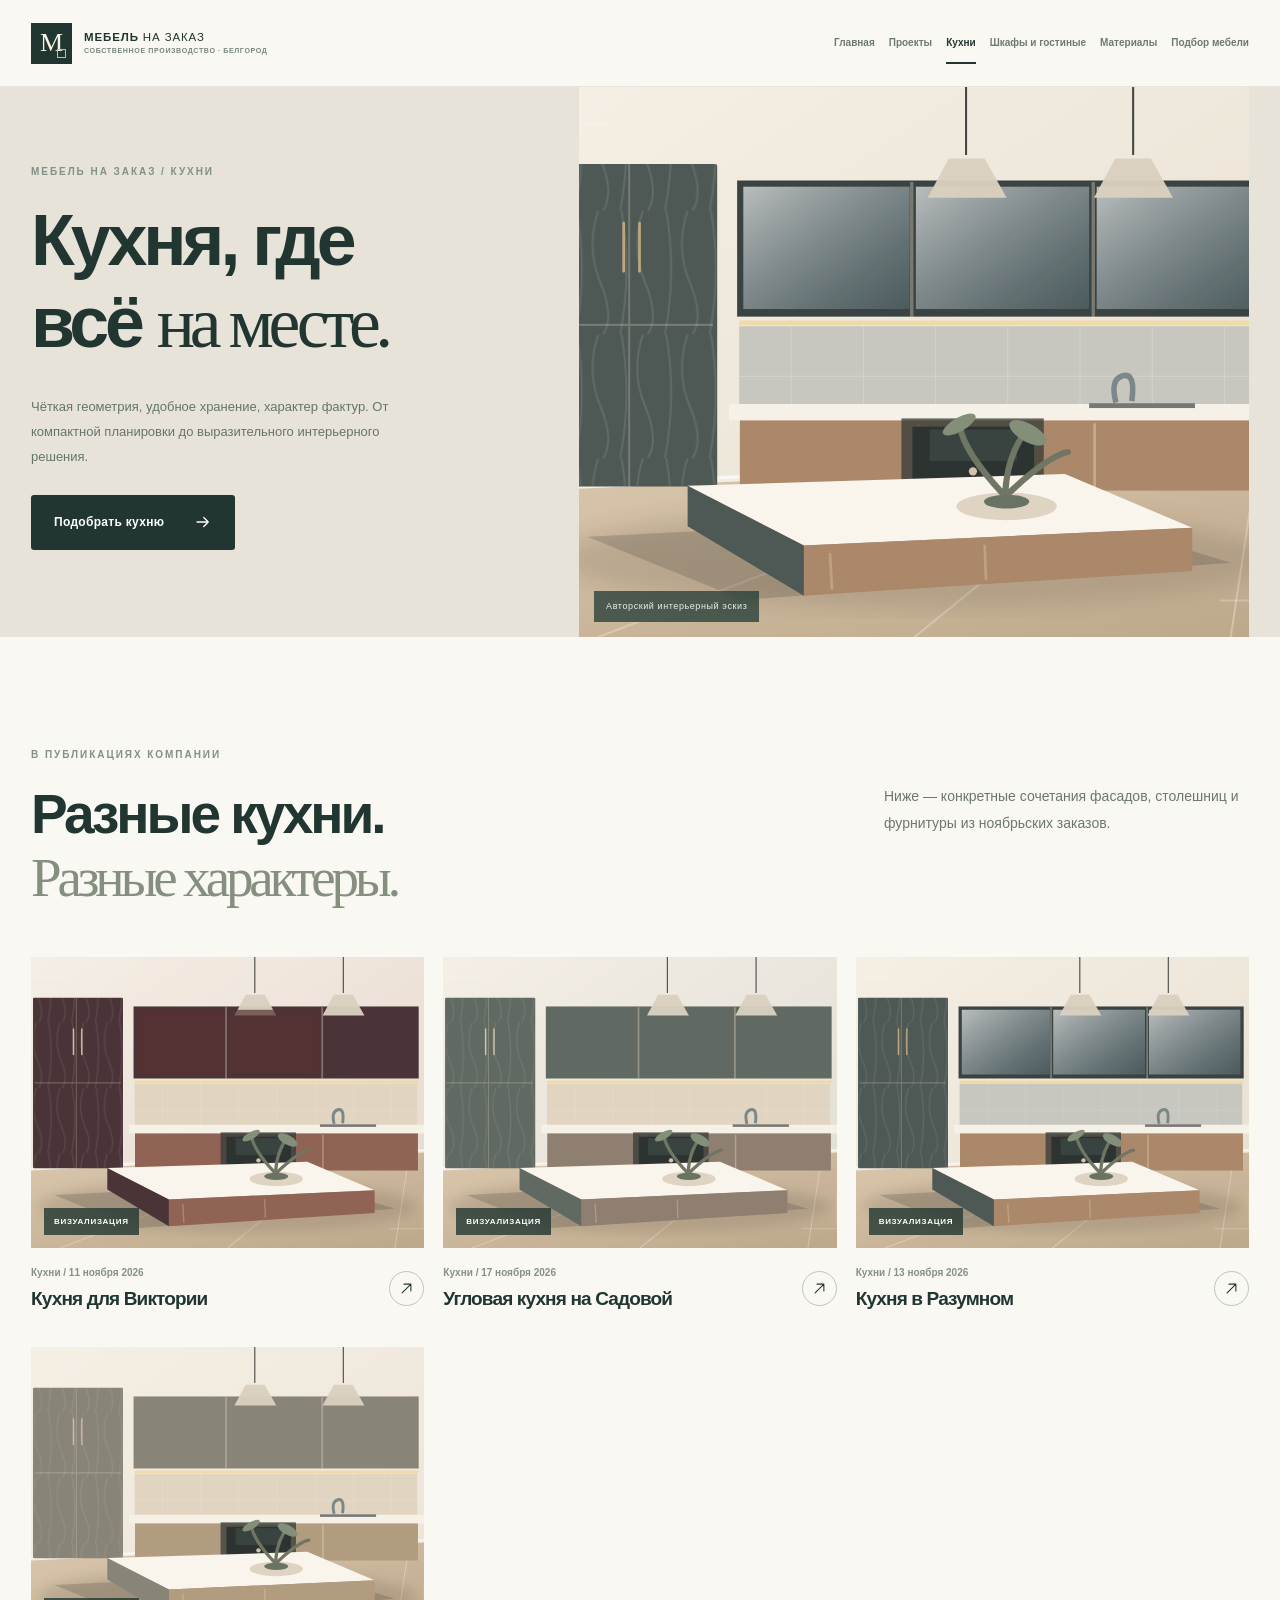
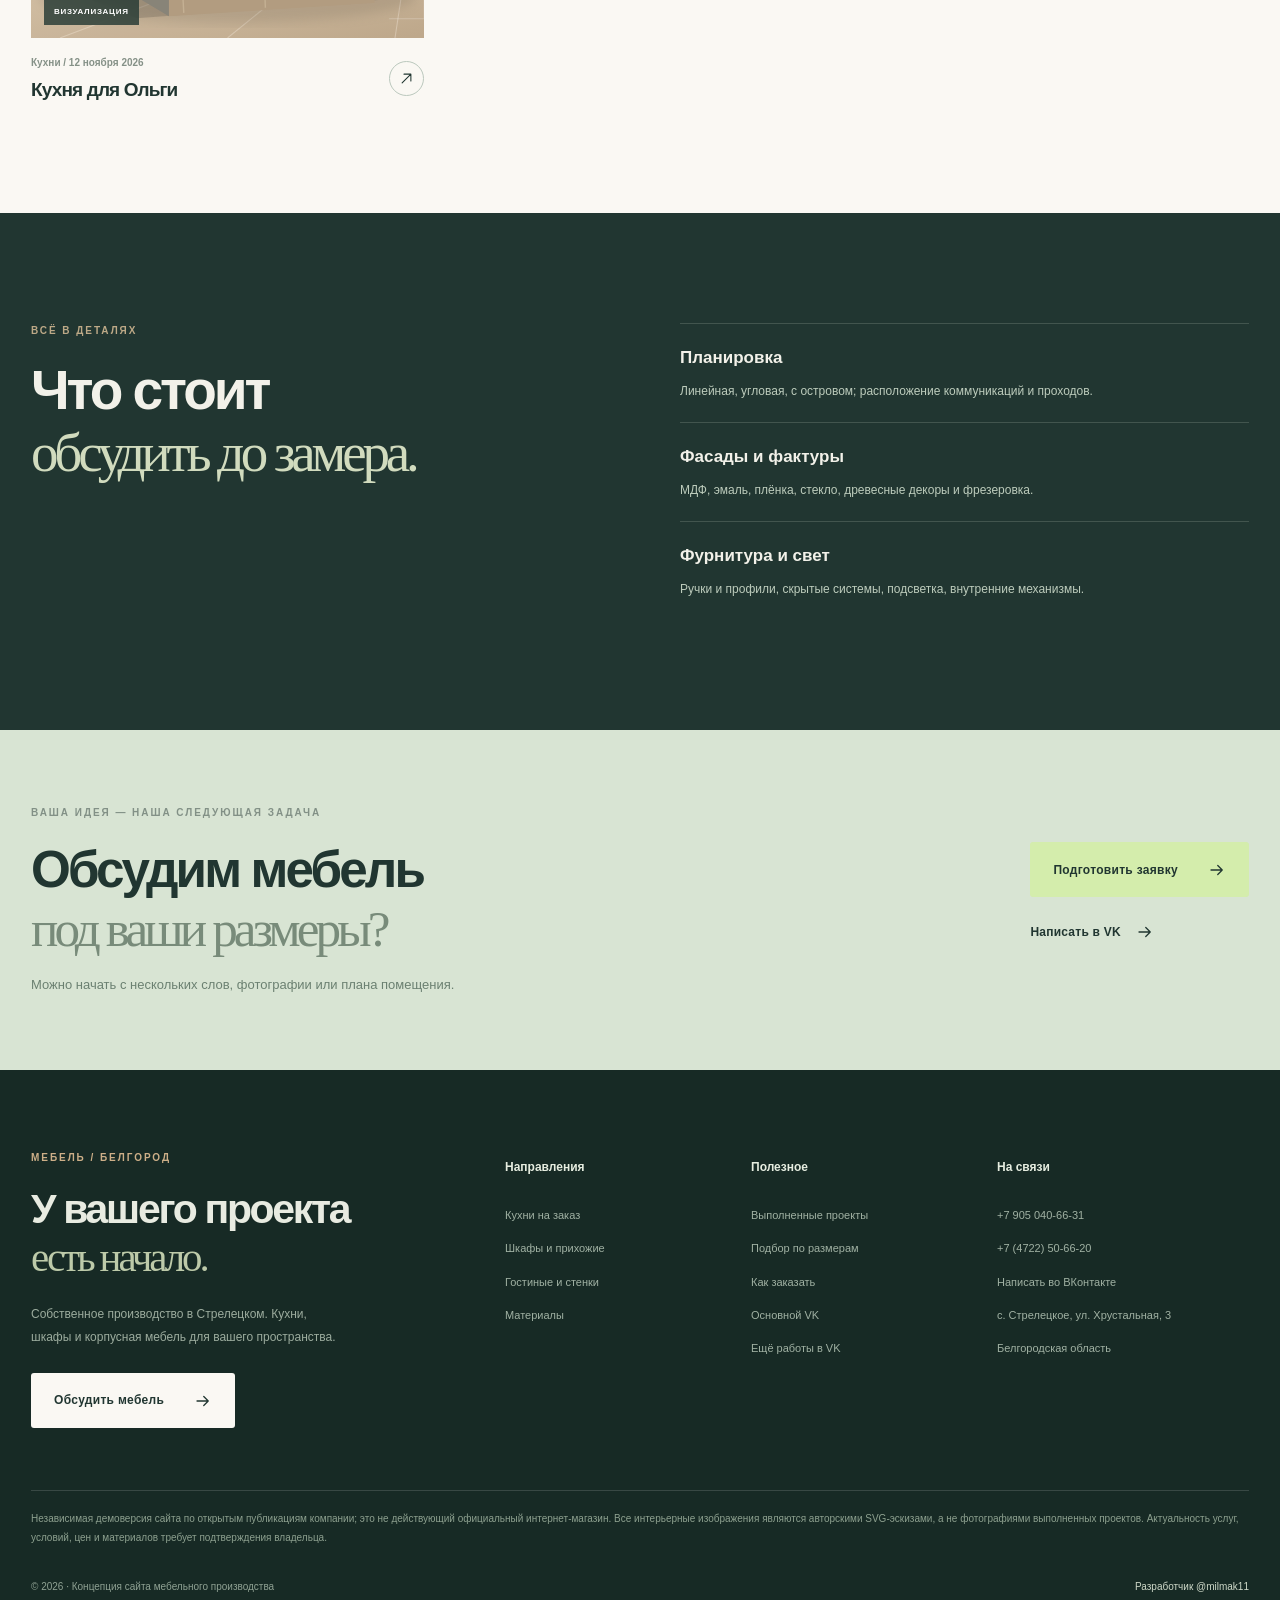
<file: preview-kitchens-offline.html>
<!doctype html><html lang="ru"><head><meta charset="utf-8"><meta name="viewport" content="width=device-width, initial-scale=1"><meta name="color-scheme" content="light"><meta name="theme-color" content="#223A34"><meta name="robots" content="noindex,nofollow,noarchive"><meta name="description" content="Кухни по индивидуальным размерам: фасады, фурнитура и реальные опубликованные решения."><title>Кухни на заказ — Мебель на заказ Белгород</title><link rel="icon" type="image/svg+xml" href="[data-uri]"><style>:root{--ink:#213631;--ink2:#2b413b;--char:#192925;--lime:#D4EDAC;--sand:#F5F2EB;--cream:#E9E2D6;--ivory:#FAF8F3;--gold:#CDAF88;--muted:#697770;--border:#DDDCD3;--white:#fff;--radius:9px;--container:1370px;--shadow:0 24px 70px rgba(22,36,31,.09)}
*{box-sizing:border-box}html{scroll-behavior:smooth}body{margin:0;background:var(--ivory);color:var(--ink);font-family:'Manrope',Arial,sans-serif;font-size:15px;line-height:1.65;-webkit-font-smoothing:antialiased}body.no-scroll{overflow:hidden}button,input,select,textarea{font:inherit}button{cursor:pointer}a{color:inherit;text-decoration:none}img{display:block;width:100%;max-width:100%}svg{flex-shrink:0}.ico{width:20px;height:20px;stroke-width:1.7}p,h1,h2,h3,h4{margin:0}h1,h2,h3{line-height:1.14;letter-spacing:-.056em}h1{font-size:clamp(47px,5.2vw,85px);font-weight:600}h2{font-size:clamp(39px,4.3vw,65px);font-weight:600}h3{font-size:26px;font-weight:600}h1 i,h1 em,h2 em{font-family:'Prata',Georgia,serif;font-style:normal;font-weight:400;letter-spacing:-.076em}h1 i{color:#758C7B}h2 em{color:#858F7F}section{position:relative}.wrap{width:min(var(--container),calc(100% - 96px));margin:0 auto}.section{padding:110px 0}.pt-small{padding-top:56px}.overline,.eyebrow-line{font-size:10px;font-weight:800;letter-spacing:.195em;text-transform:uppercase;line-height:1.5}.overline{display:block;color:#829086;margin-bottom:21px}.overline.gold{color:var(--gold)}.fine-note{margin-top:30px;font-size:11px;color:#8b978d;line-height:1.7}.btn{display:inline-flex;align-items:center;justify-content:space-between;gap:30px;padding:16px 22px;min-height:55px;font-size:12px;font-weight:800;line-height:1.35;letter-spacing:.025em;border-radius:3px;border:1px solid transparent;transition:transform .25s,background .25s,color .25s,border-color .25s;white-space:nowrap}.btn svg,.text-link svg,.simple-link svg{width:18px;height:18px;transition:transform .25s}.btn:hover{transform:translateY(-2px)}.btn:hover svg,.text-link:hover svg,.simple-link:hover svg{transform:translateX(5px)}.btn-primary{background:var(--ink);color:#fff}.btn-primary:hover{background:#3d564a}.btn-outline{border-color:#85978d;background:transparent;color:var(--ink)}.btn-outline:hover{border-color:var(--ink);background:#f0eee7}.btn-light{color:var(--ink);background:var(--ivory)}.btn-light:hover{background:#e6eadd}.btn-lime{background:var(--lime);color:var(--ink)}.btn-lime:hover{background:#e7f5d3}.text-link,.simple-link{display:inline-flex;align-items:center;gap:15px;font-weight:800;font-size:12px;letter-spacing:.02em;line-height:1.4}.simple-link{color:var(--lime);padding:17px 0}.text-link:hover,.simple-link:hover{opacity:.7}.section-header{display:flex;align-items:start;justify-content:space-between;gap:65px;margin-bottom:47px}.section-header>div{flex:1}.section-header>p{color:#6c7770;max-width:365px;font-size:14px;line-height:1.9;padding-top:36px}.section-header.align-bottom{align-items:end}.section-header.align-bottom .text-link{margin-bottom:8px}.section-header.light h2,.section-header.light p{color:#EDF3E9}.section-header.light h2 em{color:#BDCEB8}
/* header */
.site-head{position:sticky;top:0;z-index:50;background:rgba(250,248,243,.96);backdrop-filter:blur(18px);border-bottom:1px solid #e9e5dc;transition:box-shadow .3s}.site-head.scrolled{box-shadow:0 4px 20px #19292510}.top{height:86px;display:flex;align-items:center;gap:25px}.logo{display:flex;align-items:center;gap:12px;flex-shrink:0}.logo-square{display:grid;place-items:center;position:relative;width:41px;height:41px;background:var(--ink);color:#F8F3E8;font-size:26px;font-family:Georgia,serif;line-height:1}.logo-square i{position:absolute;bottom:6px;right:6px;width:9px;height:9px;border:1px solid #d5ba8f}.logo-words{display:flex;flex-direction:column;gap:1px}.logo-words strong{font-size:11.5px;letter-spacing:.076em;line-height:1.4;white-space:nowrap}.logo-words strong em{font-style:normal;font-weight:500}.logo-words small{font-size:7.1px;font-weight:800;letter-spacing:.085em;white-space:nowrap;color:#77887e}.desktop-nav{display:flex;align-items:center;gap:clamp(10px,1.35vw,26px);margin-left:auto}.desktop-nav a{font-size:11px;font-weight:700;color:#6c7b71;white-space:nowrap;transition:color .2s}.desktop-nav a:hover,.desktop-nav a.active{color:var(--ink)}.desktop-nav a.active{position:relative}.desktop-nav a.active:after{position:absolute;content:'';height:2px;background:var(--ink);bottom:-13px;left:0;right:0}.head-phone{padding:11px 0 11px 19px;margin-left:3px;border-left:1px solid #D2D8D2;white-space:nowrap;font-size:12px;font-weight:800}.menu-btn{display:none;background:transparent;border:0;color:var(--ink);padding:8px}.mobile-nav{display:none}
/* hero */
.hero{background:#F0ECE4;overflow:hidden}.hero-grid{min-height:650px;display:grid;grid-template-columns:49% 51%;align-items:stretch}.hero-left{padding:80px 38px 44px 0;display:flex;flex-direction:column;justify-content:center}.eyebrow-line{color:#61786a;display:inline-flex;align-items:center;gap:10px;margin-bottom:32px}.eyebrow-line b{display:inline-block;width:24px;height:1px;background:#61786a}.hero h1{font-size:clamp(46px,4.65vw,76px)}.hero-lead{max-width:470px;color:#6c7a70;font-size:14px;line-height:1.95;margin-top:32px}.hero-actions{display:flex;gap:12px;flex-wrap:wrap;margin-top:29px}.hero-actions .btn{min-width:175px}.hero-stats{display:flex;gap:26px;align-items:center;margin-top:54px}.hero-stats>div:not(.separator){display:flex;gap:13px;align-items:center}.hero-stats b{font-size:41px;letter-spacing:-.07em;line-height:1;font-weight:600}.hero-stats b sup{font-size:13px;font-weight:600;letter-spacing:0}.hero-stats span{color:#79867d;font-size:10px;line-height:1.5;max-width:110px}.hero-stats .separator{height:40px;width:1px;background:#c2c6ba}.hero-right{position:relative;min-height:650px;overflow:hidden;background:#C8C2B4}.hero-right img{width:100%;height:100%;position:absolute;inset:0;object-fit:cover;object-position:center}.hero-side-label{position:absolute;top:37px;right:0;background:var(--ink);padding:23px 28px;color:white;max-width:215px}.hero-side-label span{color:#B8C9B1;font-size:9px;letter-spacing:.13em;display:block;text-transform:uppercase;margin-bottom:10px}.hero-side-label strong{font-size:17px;line-height:1.15;letter-spacing:.015em}.hero-caption{position:absolute;bottom:24px;left:26px;color:#fff;display:flex;align-items:center;gap:8px;text-shadow:0 1px 12px #172722;letter-spacing:.05em;font-size:10px;font-weight:700}.hero-caption .dot{background:#D9EDBD;width:7px;height:7px;border-radius:50%}.hero-bottom{display:flex;align-items:center;justify-content:space-between;gap:25px;color:#849085;font-size:9px;font-weight:800;letter-spacing:.16em;padding-top:19px;padding-bottom:19px}.hero-bottom svg{width:20px}
/* directions */
.direction-grid{display:grid;grid-template-columns:1.28fr 1fr 1fr;gap:13px}.direction-card{display:block;min-height:430px;position:relative;overflow:hidden;background:#e2d6c9}.direction-card .img{position:absolute;inset:0}.direction-card img{height:100%;object-fit:cover;transition:transform .7s cubic-bezier(.23,1,.32,1)}.direction-card:hover img{transform:scale(1.035)}.direction-card:before{content:'';position:absolute;inset:30% 0 0;z-index:1;background:linear-gradient(to top,rgba(16,29,26,.88),rgba(16,29,26,.03))}.direction-copy{z-index:2;position:absolute;bottom:28px;left:26px;right:64px;color:#fff}.direction-copy small{display:block;color:#D1DDCE;font-size:10px;font-weight:800;letter-spacing:.08em;margin-bottom:13px}.direction-copy h3{font-family:'Prata',Georgia,serif;font-size:31px;font-weight:400;letter-spacing:-.055em;margin-bottom:7px}.direction-copy>span{font-size:11px;line-height:1.5;color:#d5ded8}.circle-arrow{z-index:2;position:absolute;right:26px;bottom:32px;background:#f0f4eb;width:39px;height:39px;border-radius:50%;display:grid;place-items:center;transition:transform .25s}.direction-card:hover .circle-arrow{transform:rotate(45deg)}.direction-card.wide .direction-copy h3{font-size:39px}
/* dark */
.dark-block{background:var(--ink);color:#F2F1E9}.dark-block h2 em{color:#D1DBBE}.dark-block .overline{color:#BDA987}.dark-block .section-header>p{color:#B8C7B9}.factory-grid{display:grid;grid-template-columns:repeat(3,1fr);gap:40px;padding-top:35px;border-top:1px solid #6A7A6C80}.factory-feature{display:flex;flex-direction:column;align-items:flex-start;gap:12px}.factory-feature svg{color:#D3B792;width:27px;height:27px;margin-bottom:14px}.factory-feature b{font-size:18px;font-weight:600;letter-spacing:-.03em}.factory-feature p{max-width:330px;color:#AFBEAF;font-size:12px;line-height:1.9}.light-note{color:#8B9C8B}
/* cards */
.case-grid{display:grid;grid-template-columns:repeat(3,minmax(0,1fr));column-gap:19px;row-gap:35px}.case-card{display:block;text-align:left;background:transparent;border:0;padding:0;min-width:0;color:var(--ink)}.case-photo{display:block;position:relative;overflow:hidden;background:#E9E2D9;aspect-ratio:1.35/1}.case-photo img{height:100%;width:100%;object-fit:cover;transition:transform .65s}.case-card:hover .case-photo img{transform:scale(1.035)}.art-tag{position:absolute;left:13px;bottom:13px;color:#fff;background:rgba(32,54,49,.79);backdrop-filter:blur(8px);padding:7px 10px;font-size:8px;font-weight:800;letter-spacing:.09em}.case-foot{display:flex;justify-content:space-between;align-items:center;gap:15px;padding:17px 0 0}.case-foot>span:first-child{display:block;min-width:0}.case-foot small{display:block;color:#859187;font-size:10px;font-weight:700;margin-bottom:6px}.case-foot strong{display:block;font-size:19px;font-weight:600;line-height:1.3;letter-spacing:-.045em}.round-icon{display:grid;place-items:center;min-width:35px;width:35px;height:35px;border:1px solid #BBC8BD;border-radius:50%;transition:background .2s,color .2s}.round-icon svg{width:15px;height:15px}.case-card:hover .round-icon{background:var(--ink);color:#fff}
/* textures */
.material-band{background:#EFEBE4}.material-grid{display:grid;grid-template-columns:.95fr 1.05fr;align-items:center;gap:clamp(40px,7vw,120px)}.material-copy h2{font-size:clamp(42px,4.1vw,64px)}.material-copy p{color:#6E7971;font-size:13px;line-height:2;margin:22px 0 27px;max-width:440px}.texture-layout{display:grid;grid-template-columns:1.1fr .9fr;grid-template-rows:180px 180px;gap:12px}.texture{display:flex;flex-direction:column;justify-content:space-between;padding:18px 19px;color:white;box-shadow:inset 0 -80px 60px -65px #0008;background-size:cover}.texture span{font-size:10px;opacity:.75}.texture b{font-size:13px;letter-spacing:-.02em}.texture.t1,.swatch-surface.marrone{background:linear-gradient(145deg,#483037,#673c40 55%,#302a2b)}.texture.t2,.swatch-surface.oak{background:repeating-linear-gradient(99deg,#9a7358,#c19873 17px,#89664f 24px,#ae8c6f 37px)}.texture.t3,.swatch-surface.graphite{background:linear-gradient(115deg,#3C4348,#656c70,#343b40)}.texture.t4,.swatch-surface.glass{background:linear-gradient(135deg,#a4a8ab 0%,#3f5357 38%,#9daaa6 42%,#53686e 72%,#3b5559)}
.process{display:grid;grid-template-columns:1fr 1.2fr;gap:90px}.process-intro p{max-width:375px;color:#707970;font-size:13px;line-height:2;margin:20px 0 25px}.process-steps>div{display:grid;grid-template-columns:55px 1fr;column-gap:22px;border-bottom:1px solid #D9DED3;padding:19px 0 24px}.process-steps>div:first-child{padding-top:5px}.process-steps>div>span{grid-row:span 2;font-size:26px;font-weight:600;letter-spacing:-.06em;color:#A9B7AA}.process-steps b{font-size:16px;font-weight:600}.process-steps p{font-size:12px;color:#718076;margin-top:7px;line-height:1.7}
/* CTA/footer */
.wide-cta{background:#D8E4D3;padding:75px 0}.wide-cta.green{background:#D8E4D3}.wide-cta-content{display:flex;align-items:center;justify-content:space-between;gap:50px}.wide-cta h2{font-size:clamp(40px,4vw,63px)}.wide-cta h2 em{color:#788B7A}.wide-cta p{color:#6B8071;font-size:13px;margin-top:16px}.stack-actions{display:flex;flex-direction:column;gap:9px;min-width:205px}.wide-cta .simple-link{color:var(--ink)}.footer{background:#172A25;color:#E8EBE1;padding:80px 0 24px}.foot-grid{display:grid;grid-template-columns:1.85fr .9fr .9fr 1.05fr;gap:30px;padding-bottom:62px}.foot-brand h2{font-size:clamp(36px,3.2vw,50px);line-height:1.16}.foot-brand h2 em{color:#BDCAA9}.foot-brand p{font-size:12px;line-height:1.9;color:#9CAC9E;max-width:310px;margin:22px 0 24px}.foot-links{display:flex;flex-direction:column;gap:15px;padding-top:8px}.foot-links strong{font-size:12px;margin-bottom:13px;color:#E6EDE0}.foot-links a,.foot-links span{font-size:11px;color:#A0B1A3;line-height:1.65}.foot-links a:hover{color:#fff}.disclaimer{border-top:1px solid #ffffff24;padding-top:18px;font-size:10px;color:#8DA08F;line-height:1.9}.foot-bottom{display:flex;justify-content:space-between;gap:20px;margin-top:32px;font-size:10px;color:#8FA193}.foot-bottom a{color:#CFD9C9}.foot-bottom a:hover{text-decoration:underline}
/* inner pages */
.inner-head{padding:95px 0 85px;background:#E9E9E1;overflow:hidden}.inner-head:after{content:'';position:absolute;width:530px;height:530px;border:1px solid rgba(47,73,58,.08);border-radius:50%;right:-125px;top:-210px;pointer-events:none}.inner-title-row{display:flex;gap:80px;align-items:end;justify-content:space-between}.inner-title-row h1{font-size:clamp(55px,6.4vw,90px)}.inner-title-row p{max-width:365px;color:#63736A;font-size:13px;line-height:1.95;padding-bottom:8px}.inner-title-row em{color:#819584}.filter-bar{display:flex;align-items:center;justify-content:space-between;gap:25px;margin-bottom:31px}.filter-chips{display:flex;flex-wrap:wrap;gap:8px}.filter-chip{border:1px solid #D3DAD2;background:transparent;padding:10px 18px;border-radius:2px;font-size:11px;font-weight:800;color:#62746B;transition:all .2s}.filter-chip b{font-weight:600;opacity:.7;margin-left:5px}.filter-chip.selected,.filter-chip:hover{color:white;background:var(--ink);border-color:var(--ink)}.filter-count{color:#809087;font-size:10px;font-weight:700;white-space:nowrap}.portfolio-grid{row-gap:35px}.case-card[hidden]{display:none!important}.empty-state{padding:60px;text-align:center;background:#eee}
.category-hero{background:#E8E3D9}.category-hero.alt{background:#EAEBE4}.cat-grid{display:grid;grid-template-columns:.9fr 1.1fr;min-height:550px;align-items:stretch}.cat-copy{align-self:center;padding:60px 35px 70px 0}.cat-copy h1{font-size:clamp(52px,5.6vw,80px)}.cat-copy p{color:#64766C;max-width:405px;font-size:13px;line-height:1.95;margin:29px 0 25px}.cat-art{position:relative;min-height:520px;background:#CFC7B8}.cat-art img{position:absolute;inset:0;width:100%;height:100%;object-fit:cover}.art-overlay{position:absolute;bottom:15px;left:15px;color:#E8EFE5;background:#203A34BF;padding:8px 12px;backdrop-filter:blur(6px);font-size:9px;letter-spacing:.065em}.split-head{display:grid;grid-template-columns:1fr 1fr;gap:80px}.stack-factors>div{border-top:1px solid #B7C5B638;padding:20px 0}.stack-factors b{font-weight:700;font-size:17px}.stack-factors p{font-size:12px;margin-top:8px;color:#BDCCBC;line-height:1.85}.mat-picture,.split-picture{position:relative;min-width:0;aspect-ratio:1.27}.mat-picture img,.split-picture img{height:100%;object-fit:cover}.split-section{display:grid;grid-template-columns:1.15fr .85fr;gap:90px;align-items:center}.split-copy p{font-size:13px;line-height:1.95;color:#6b786e;margin:25px 0 26px;max-width:410px}
.swatch-grid{display:grid;grid-template-columns:repeat(3,minmax(0,1fr));gap:18px}.swatch-card{background:#F1EEE8;overflow:hidden}.swatch-surface{height:225px}.swatch-surface.gray{background:linear-gradient(135deg,#aea9a0,#d5d1c8 45%,#898c87)}.swatch-surface.lightwood{background:repeating-linear-gradient(99deg,#CFC19F,#E0CDA8 13px,#BBA77F 28px,#D9CAA6 40px)}.swatch-info{padding:23px}.swatch-info small{display:block;font-size:10px;color:#96A198}.swatch-info h3{font-size:21px;margin:10px 0}.swatch-info p{font-size:11px;line-height:1.8;color:#7E8A7F}
/* Modal */
.case-modal{position:fixed;inset:0;z-index:160;display:none;align-items:center;justify-content:center;padding:28px;background:rgba(19,31,27,.72);backdrop-filter:blur(8px)}.case-modal.open{display:flex}.modal-panel{background:#F8F6F0;display:grid;grid-template-columns:1.08fr .92fr;position:relative;max-width:1050px;width:100%;max-height:min(90vh,850px);overflow:auto;box-shadow:0 20px 100px #0004}.modal-visual{min-height:490px;position:relative;background:#DED8CB}.modal-visual img{height:100%;width:100%;object-fit:cover;position:absolute;inset:0}.modal-data{padding:62px 52px 42px}.modal-data .overline{margin-bottom:13px}.modal-data h2{font-size:clamp(30px,3.1vw,44px);margin-bottom:16px}.modal-data .case-summary{font-size:13px;color:#748075;line-height:1.8}.modal-details{list-style:none;margin:22px 0 25px;padding:0}.modal-details li{padding:10px 0 10px 24px;border-bottom:1px solid #DDE1D9;position:relative;font-size:12px;color:#54655A}.modal-details li:before{content:'';position:absolute;left:0;top:18px;width:7px;height:7px;border:1px solid #8B9F8D;transform:rotate(45deg)}.modal-note{color:#8A958A;font-size:10px;line-height:1.8;margin:23px 0}.modal-close{position:absolute;right:15px;top:15px;z-index:2;width:39px;height:39px;background:#FFF;border:1px solid #E2E6DF;display:grid;place-items:center}.modal-close:hover{background:#E8EDDF}
/* contacts */
.contact-grid{display:grid;grid-template-columns:.9fr 1.1fr;gap:50px}.contact-box{padding:40px;background:#E8EDE5}.contact-box h2{font-size:45px}.big-number{display:block;font-size:clamp(23px,2.9vw,40px);font-weight:650;letter-spacing:-.055em;margin-top:30px;white-space:nowrap}.big-number:hover{text-decoration:underline}.secondary-number{display:block;color:#5E7167;margin:6px 0 27px;font-size:16px}.contact-buttons{display:flex;flex-wrap:wrap;gap:9px}.social-links{margin-top:18px}.social-links a{border-bottom:1px solid #DCE1D7;padding:18px 4px;display:grid;grid-template-columns:1fr 25px;align-items:center}.social-links a strong{font-size:14px}.social-links a span{grid-column:1;color:#79877c;font-size:11px}.social-links a svg{grid-column:2;grid-row:1/span 2}.contact-factory{background:#EEECE5}.factory-visual{height:290px;position:relative}.factory-visual img{height:100%;object-fit:cover}.factory-overlay{position:absolute;bottom:17px;left:17px;background:var(--ink);padding:10px 14px;display:flex;gap:10px;align-items:center;color:#fff;font-size:10px}.factory-overlay svg{width:16px;height:16px}.address{padding:35px}.address h3{font-size:26px;line-height:1.4}.address p{font-size:12px;color:#768479;margin:16px 0 20px;line-height:1.9}.faq-list{max-width:1000px}.faq-list details{border-bottom:1px solid #D8DFD5}.faq-list summary{list-style:none;display:flex;justify-content:space-between;align-items:center;gap:20px;cursor:pointer;padding:25px 2px;font-size:16px;font-weight:600}.faq-list summary::-webkit-details-marker{display:none}.faq-list summary svg{width:19px;height:19px;transition:transform .25s}.faq-list details[open] summary svg{transform:rotate(45deg)}.faq-list details p{font-size:12px;line-height:1.95;color:#65756A;padding:0 20px 22px 2px;max-width:780px}
/* planner */
.planner-head{background:#E9E9E1}.planner-grid{display:grid;grid-template-columns:minmax(0,1.22fr) minmax(310px,.78fr);gap:45px}.planner-main{min-width:0}.planner-intro{display:flex;justify-content:space-between;align-items:end;gap:16px;padding-bottom:18px;border-bottom:1px solid #D8DED3}.planner-intro .overline{margin-bottom:7px}.planner-intro h2{font-size:30px}.planner-hint{color:#89948B;font-size:10px;max-width:135px;text-align:right}.form-line{margin-top:20px;display:grid;gap:14px}.form-line.two{grid-template-columns:1fr 1fr}.field{display:flex;flex-direction:column;gap:8px;min-width:0}.field>span{font-size:11px;font-weight:800;color:#617267}.field input,.field textarea,.field select{width:100%;min-width:0;background:#F9F8F3;border:1px solid #D1D9D0;color:var(--ink);padding:13px 13px;font-size:12px;outline:none;border-radius:2px;transition:border-color .2s}.field input:focus,.field textarea:focus,.field select:focus{border-color:#627D67}.field textarea{resize:vertical;min-height:110px}.room-card{border:1px solid #D7DED5;background:#FBFAF7;padding:22px;margin-top:21px;position:relative}.room-head{display:flex;justify-content:space-between;align-items:center;margin-bottom:16px}.room-head strong{font-size:15px;letter-spacing:-.025em}.room-head .remove-room{background:transparent;border:0;color:#9B6358;font-size:10px;font-weight:800;padding:7px}.room-head .remove-room:hover{text-decoration:underline}.form-line.three{grid-template-columns:repeat(3,minmax(0,1fr))}.field-group{margin-top:17px}.field-group>span{display:block;color:#657669;font-size:10px;font-weight:800;margin-bottom:11px}.color-options{display:flex;gap:9px;flex-wrap:wrap}.color-opt{display:flex;align-items:center;gap:9px;background:#F6F3ED;border:1px solid transparent;padding:7px 11px 7px 7px;cursor:pointer;font-size:11px;color:#536358;transition:border-color .2s}.color-opt.selected{border-color:#637A68;background:#edf1e9}.color-dot{width:22px;height:22px;flex-shrink:0;border-radius:50%;box-shadow:inset 0 0 0 1px #0001}.multi-checks{display:flex;gap:7px;flex-wrap:wrap}.check-pill{display:flex;align-items:center;gap:6px;padding:8px 12px;background:#F4F3ED;border:1px solid #D7DDD4;font-size:10px;cursor:pointer}.check-pill input{accent-color:#285046}.check-pill:has(input:checked){border-color:#6D8C74;background:#EDF2E9}.add-room{display:flex;align-items:center;justify-content:center;gap:10px;width:100%;padding:15px;border:1px dashed #AABCAA;background:#EDF0E9;color:#294539;font-size:12px;font-weight:800;margin-top:15px;transition:background .2s}.add-room:hover{background:#e2ebdd}.add-room svg{width:17px;height:17px}.planner-extra{margin-top:38px;display:flex;flex-direction:column;gap:17px}.planner-extra .overline{margin-bottom:0}.upload-box{border:1px dashed #AABCAA;background:#F0F2EB;display:flex;flex-direction:column;align-items:center;text-align:center;padding:25px;cursor:pointer;gap:6px}.upload-box:hover{border-color:var(--ink)}.upload-box .upload-icon{color:#536F5E}.upload-box strong{font-size:12px}.upload-box small{font-size:10px;color:#89968B;line-height:1.6}.photo-thumbs{display:flex;flex-wrap:wrap;gap:10px}.thumb{position:relative;width:84px;height:77px}.thumb img{width:100%;height:100%;object-fit:cover}.thumb button{position:absolute;right:-4px;top:-4px;width:23px;height:23px;background:var(--ink);color:white;border:0;display:grid;place-items:center}.thumb button svg{width:13px;height:13px}.planner-actions{display:flex;flex-wrap:wrap;gap:12px;margin-top:27px}.planner-actions .btn{min-height:52px}.reset-link{border:0;background:transparent;color:#839084;font-size:11px;text-decoration:underline}.planner-side{min-width:0}.preview-pane{position:sticky;top:104px;background:#E9EEE7;padding:23px}.preview-top{display:flex;align-items:center;justify-content:space-between;gap:10px}.preview-top .overline{margin:0}.preview-label{font-size:9px;color:#A1AD9B;font-weight:800}.planner-preview{min-height:260px;margin:15px 0 8px;background:#e5e3d9}.planner-preview svg{display:block;width:100%;height:auto}.preview-note{font-size:10px;color:#8B988D;line-height:1.6}.preview-divider{height:1px;background:#cbd8cd;margin:20px 0}.planner-summary{display:flex;flex-direction:column;gap:13px;margin-top:13px}.summary-row{display:flex;justify-content:space-between;gap:10px;align-items:start;border-bottom:1px solid #CFDACF;padding-bottom:12px}.summary-row b{font-size:12px}.summary-row span{font-size:10px;color:#63796A;text-align:right}.tip-pane{background:#233D34;color:#fff;margin-top:14px;padding:25px}.tip-pane strong{font-size:14px}.tip-pane p{color:#B7C9B8;font-size:11px;line-height:1.8;margin:11px 0}.tip-pane a{font-size:12px;color:#DBEABE;display:inline-flex;gap:10px;align-items:center}.tip-pane a svg{width:15px;height:15px}
.toast{position:fixed;bottom:24px;right:24px;z-index:200;opacity:0;pointer-events:none;transform:translateY(15px);background:#213A30;color:white;font-size:12px;padding:15px 22px;max-width:calc(100vw - 40px);box-shadow:0 14px 42px #0003;transition:opacity .2s,transform .2s}.toast.show{opacity:1;transform:translateY(0)}
/* interaction and responsive */
@media(max-width:1370px){.wrap{width:min(var(--container),calc(100% - 62px))}.head-phone{display:none}.desktop-nav{gap:14px}.desktop-nav a{font-size:10px}.hero h1{font-size:clamp(45px,4.9vw,69px)}.hero-left{padding-right:24px}} 
@media(max-width:1060px){.desktop-nav{display:none}.head-phone{display:block;margin-left:auto}.menu-btn{display:grid;place-items:center}.mobile-nav{display:none;position:absolute;top:86px;left:0;right:0;background:#F8F7F2;border-bottom:1px solid #D6E0D8;box-shadow:0 25px 35px #0002;padding:19px max(31px,calc((100vw - var(--container))/2)) 28px}.mobile-nav.open{display:flex;flex-direction:column;gap:0}.mobile-nav a{font-size:14px;font-weight:700;padding:12px;border-bottom:1px solid #e4e9e1}.mobile-nav a.active{color:#6a9a77}.mobile-nav .mobile-call{display:flex;align-items:center;justify-content:space-between;background:var(--ink);color:#fff;margin-top:16px;border:0;padding:13px 17px}.hero-grid{min-height:580px}.hero-right{min-height:580px}.hero-left{padding-top:40px}.hero h1{font-size:clamp(44px,5.3vw,66px)}.hero-stats{margin-top:40px}.hero-side-label{padding:17px;max-width:190px}.direction-grid{gap:10px}.direction-card{min-height:370px}.direction-copy{left:18px;bottom:19px;right:46px}.direction-copy h3{font-size:26px}.direction-card.wide .direction-copy h3{font-size:31px}.circle-arrow{right:12px;bottom:22px;width:31px;height:31px}.material-grid{gap:40px}.process{gap:50px}.foot-grid{grid-template-columns:1.4fr 1fr 1fr;row-gap:34px}.foot-brand{grid-row:span 2}.contact-grid{gap:22px}.planner-grid{gap:20px}}
@media(max-width:760px){.wrap{width:calc(100% - 40px)}.top{height:69px}.site-head .head-phone{display:none}.mobile-nav{top:69px;padding:16px 20px 22px}.logo-square{width:38px;height:38px}.logo-words strong{font-size:10px}.logo-words small{font-size:6.7px}.menu-btn{margin-left:auto}.section{padding:70px 0}.inner-head{padding:65px 0 55px}.section-header{display:block;margin-bottom:34px}.section-header>p{max-width:100%;padding-top:19px}.section-header.align-bottom .text-link{margin-top:19px}.hero-grid{display:flex;flex-direction:column;min-height:0}.hero-left{padding:52px 0 49px}.hero-right{min-height:370px;margin:0 -20px}.hero-right img{object-position:center}.hero h1{font-size:clamp(45px,9vw,72px)}.hero-lead{margin-top:20px}.hero-stats{margin-top:33px}.hero-side-label{top:16px;right:16px}.hero-bottom{padding-top:18px;padding-bottom:18px;gap:15px;flex-wrap:wrap;font-size:8px}.hero-bottom span:nth-of-type(3){display:none}.direction-grid{grid-template-columns:1fr 1fr}.direction-card.wide{grid-column:span 2}.direction-card{min-height:300px}.direction-card.wide{min-height:340px}.direction-card.wide .direction-copy h3{font-size:33px}.case-grid{grid-template-columns:repeat(2,minmax(0,1fr));gap:16px;row-gap:30px}.case-foot strong{font-size:16px}.case-foot small{font-size:9px}.material-grid{grid-template-columns:1fr}.texture-layout{grid-template-rows:150px 150px}.process{grid-template-columns:1fr;gap:30px}.wide-cta{padding:50px 0}.wide-cta-content{align-items:flex-start;flex-direction:column;gap:25px}.foot-grid{grid-template-columns:repeat(2,minmax(0,1fr));row-gap:30px}.foot-brand{grid-column:span 2;grid-row:auto}.foot-brand h2{font-size:45px}.footer{padding-top:60px}.inner-title-row{display:block}.inner-title-row p{padding-top:23px}.cat-grid{display:block}.cat-copy{padding:60px 0 42px}.cat-art{min-height:400px;margin:0 -20px}.split-head{grid-template-columns:1fr;gap:40px}.swatch-grid{grid-template-columns:repeat(2,minmax(0,1fr))}.swatch-surface{height:170px}.split-section{grid-template-columns:1fr;gap:35px}.planner-grid{grid-template-columns:1fr}.planner-side{grid-row:1}.planner-side .preview-pane{position:relative;top:auto}.planner-preview{max-width:540px;margin:10px auto}.tip-pane{display:none}.contact-grid{grid-template-columns:1fr}.modal-panel{grid-template-columns:1fr;max-width:570px}.modal-visual{min-height:260px;aspect-ratio:1.5}.modal-data{padding:35px}.modal-close{top:8px;right:8px}.case-modal{padding:15px}}
@media(max-width:430px){.wrap{width:calc(100% - 30px)}.logo-square{width:36px;height:36px}.logo-words strong{font-size:9px}.logo-words small{font-size:5.9px}.top{gap:8px}.section{padding:58px 0}.hero-left{padding:43px 0 38px}.hero-right{margin:0 -15px;min-height:295px}.hero h1{font-size:clamp(41px,10.5vw,52px);letter-spacing:-.063em}.hero-lead{font-size:12px}.eyebrow-line{font-size:8px}.hero-actions{gap:9px}.hero-actions .btn{padding:13px;min-height:47px;min-width:0;font-size:10px;gap:9px;flex:1}.hero-actions .btn svg{width:15px}.hero-stats{gap:17px}.hero-stats b{font-size:33px}.hero-stats span{font-size:9px;max-width:94px}.hero-bottom{font-size:7px}.hero-side-label{padding:10px;max-width:145px}.hero-side-label span{font-size:8px}.hero-side-label strong{font-size:13px}.hero-caption{bottom:12px;left:12px;font-size:8px}.direction-grid{grid-template-columns:1fr}.direction-card.wide{grid-column:auto}.direction-card{min-height:300px}.direction-copy{left:20px;right:58px;bottom:18px}.direction-card.wide .direction-copy h3{font-size:29px}.case-grid{grid-template-columns:1fr}.case-photo{aspect-ratio:1.42}.case-foot strong{font-size:20px}.section-header h2{font-size:39px}.factory-grid{grid-template-columns:1fr;gap:28px}.factory-feature{gap:7px}.factory-feature svg{margin-bottom:4px}.material-copy h2{font-size:43px}.texture-layout{grid-template-rows:155px 155px}.foot-grid{grid-template-columns:1fr 1fr;gap:23px}.foot-grid .foot-links:last-child{grid-column:span 2}.foot-bottom{flex-direction:column}.inner-head{padding:49px 0}.inner-title-row h1{font-size:54px}.filter-bar{display:block}.filter-chips{gap:6px}.filter-chip{padding:9px 12px;font-size:10px}.filter-count{margin-top:11px}.cat-copy h1{font-size:51px}.cat-art{margin:0 -15px;min-height:270px}.swatch-grid{grid-template-columns:1fr 1fr;gap:11px}.swatch-surface{height:128px}.swatch-info{padding:12px}.swatch-info h3{font-size:15px}.swatch-info p{font-size:10px}.form-line.two,.form-line.three{grid-template-columns:1fr}.room-card{padding:15px}.planner-head .inner-title-row h1{font-size:51px}.preview-pane{padding:15px}.planner-preview{min-height:175px}.planner-intro{align-items:start}.planner-hint{font-size:9px}.planner-actions{flex-direction:column}.planner-actions .btn{width:100%}.contact-box{padding:23px}.contact-box h2{font-size:36px}.big-number{font-size:27px}.address{padding:25px}.modal-data{padding:23px}.modal-visual{min-height:215px}.modal-data h2{font-size:29px}}
@media(prefers-reduced-motion:reduce){*,*:before,*:after{animation:none!important;transition:none!important;scroll-behavior:auto!important}}</style></head><body data-page="kitchens.html"><header class="site-head" id="site-head"><div class="wrap top"><a class="logo" href="index.html" aria-label="Мебель на заказ Белгород — главная"><span class="logo-square"><span>M</span><i></i></span><span class="logo-words"><strong>МЕБЕЛЬ <em>НА ЗАКАЗ</em></strong><small>СОБСТВЕННОЕ ПРОИЗВОДСТВО · БЕЛГОРОД</small></span></a><nav class="desktop-nav" aria-label="Навигация"><a href="index.html" class="" >Главная</a><a href="projects.html" class="" >Проекты</a><a href="kitchens.html" class="active" aria-current=page>Кухни</a><a href="storage.html" class="" >Шкафы и гостиные</a><a href="materials.html" class="" >Материалы</a><a href="planner.html" class="" >Подбор мебели</a></nav><a class="head-phone" href="tel:+79050406631">+7 905 040-66-31</a><button type="button" class="menu-btn" id="menu-btn" aria-expanded="false" aria-controls="mobile-nav" aria-label="Открыть меню"><svg class="ico" viewBox="0 0 24 24" fill="none" stroke="currentColor" stroke-width="1.65" stroke-linecap="round" stroke-linejoin="round" aria-hidden="true"><path d="M4 7h16M4 12h16M4 17h16"/></svg></button></div><nav id="mobile-nav" class="mobile-nav" aria-label="Мобильное меню"><a href="index.html" class="" >Главная</a><a href="projects.html" class="" >Проекты</a><a href="kitchens.html" class="active" aria-current=page>Кухни</a><a href="storage.html" class="" >Шкафы и гостиные</a><a href="materials.html" class="" >Материалы</a><a href="planner.html" class="" >Подбор мебели</a><a class="mobile-call" href="contacts.html">Контакты и замер <svg class="ico" viewBox="0 0 24 24" fill="none" stroke="currentColor" stroke-width="1.65" stroke-linecap="round" stroke-linejoin="round" aria-hidden="true"><path d="M4 12h15m-6-6 6 6-6 6"/></svg></a></nav></header><main><section class="category-hero"><div class="wrap cat-grid"><div class="cat-copy"><span class="overline">МЕБЕЛЬ НА ЗАКАЗ / КУХНИ</span><h1>Кухня, где<br>всё <em>на месте.</em></h1><p>Чёткая геометрия, удобное хранение, характер фактур. От компактной планировки до выразительного интерьерного решения.</p><a class="btn btn-primary" href="planner.html?type=kitchen">Подобрать кухню<svg class="ico" viewBox="0 0 24 24" fill="none" stroke="currentColor" stroke-width="1.65" stroke-linecap="round" stroke-linejoin="round" aria-hidden="true"><path d="M4 12h15m-6-6 6 6-6 6"/></svg></a></div><div class="cat-art"><img src="[data-uri]" loading="eager" alt="Авторская визуализация интерьера, не фотография выполненного заказа" ><span class="art-overlay">Авторский интерьерный эскиз</span></div></div></section><section class="section"><div class="wrap"><div class="section-header"><div><span class="overline">В ПУБЛИКАЦИЯХ КОМПАНИИ</span><h2>Разные кухни.<br><em>Разные характеры.</em></h2></div><p>Ниже — конкретные сочетания фасадов, столешниц и фурнитуры из ноябрьских заказов.</p></div><div class="case-grid"><button type="button" class="case-card regular" data-open-case="victoria" aria-label="Подробнее о проекте Кухня для Виктории"><span class="case-photo"><img src="[data-uri]" loading="eager" alt="Авторская визуализация интерьера, не фотография выполненного заказа" ><span class="art-tag">ВИЗУАЛИЗАЦИЯ</span></span><span class="case-foot"><span><small>Кухни / 11 ноября 2026</small><strong>Кухня для Виктории</strong></span><span class="round-icon"><svg class="ico" viewBox="0 0 24 24" fill="none" stroke="currentColor" stroke-width="1.65" stroke-linecap="round" stroke-linejoin="round" aria-hidden="true"><path d="M5 19 19 5M8 5h11v11"/></svg></span></span></button><button type="button" class="case-card regular" data-open-case="sadovaya" aria-label="Подробнее о проекте Угловая кухня на Садовой"><span class="case-photo"><img src="[data-uri]" loading="eager" alt="Авторская визуализация интерьера, не фотография выполненного заказа" ><span class="art-tag">ВИЗУАЛИЗАЦИЯ</span></span><span class="case-foot"><span><small>Кухни / 17 ноября 2026</small><strong>Угловая кухня на Садовой</strong></span><span class="round-icon"><svg class="ico" viewBox="0 0 24 24" fill="none" stroke="currentColor" stroke-width="1.65" stroke-linecap="round" stroke-linejoin="round" aria-hidden="true"><path d="M5 19 19 5M8 5h11v11"/></svg></span></span></button><button type="button" class="case-card regular" data-open-case="razumnoe" aria-label="Подробнее о проекте Кухня в Разумном"><span class="case-photo"><img src="[data-uri]" loading="eager" alt="Авторская визуализация интерьера, не фотография выполненного заказа" ><span class="art-tag">ВИЗУАЛИЗАЦИЯ</span></span><span class="case-foot"><span><small>Кухни / 13 ноября 2026</small><strong>Кухня в Разумном</strong></span><span class="round-icon"><svg class="ico" viewBox="0 0 24 24" fill="none" stroke="currentColor" stroke-width="1.65" stroke-linecap="round" stroke-linejoin="round" aria-hidden="true"><path d="M5 19 19 5M8 5h11v11"/></svg></span></span></button><button type="button" class="case-card regular" data-open-case="olga" aria-label="Подробнее о проекте Кухня для Ольги"><span class="case-photo"><img src="[data-uri]" loading="eager" alt="Авторская визуализация интерьера, не фотография выполненного заказа" ><span class="art-tag">ВИЗУАЛИЗАЦИЯ</span></span><span class="case-foot"><span><small>Кухни / 12 ноября 2026</small><strong>Кухня для Ольги</strong></span><span class="round-icon"><svg class="ico" viewBox="0 0 24 24" fill="none" stroke="currentColor" stroke-width="1.65" stroke-linecap="round" stroke-linejoin="round" aria-hidden="true"><path d="M5 19 19 5M8 5h11v11"/></svg></span></span></button></div></div></section><section class="section dark-block"><div class="wrap split-head"><div><span class="overline gold">ВСЁ В ДЕТАЛЯХ</span><h2>Что стоит<br><em>обсудить до замера.</em></h2></div><div class="stack-factors"><div><b>Планировка</b><p>Линейная, угловая, с островом; расположение коммуникаций и проходов.</p></div><div><b>Фасады и фактуры</b><p>МДФ, эмаль, плёнка, стекло, древесные декоры и фрезеровка.</p></div><div><b>Фурнитура и свет</b><p>Ручки и профили, скрытые системы, подсветка, внутренние механизмы.</p></div></div></div></section><section class="wide-cta green"><div class="wrap wide-cta-content"><div><span class="overline">ВАША ИДЕЯ — НАША СЛЕДУЮЩАЯ ЗАДАЧА</span><h2>Обсудим мебель<br><em>под ваши размеры?</em></h2><p>Можно начать с нескольких слов, фотографии или плана помещения.</p></div><div class="stack-actions"><a class="btn btn-lime" href="planner.html">Подготовить заявку<svg class="ico" viewBox="0 0 24 24" fill="none" stroke="currentColor" stroke-width="1.65" stroke-linecap="round" stroke-linejoin="round" aria-hidden="true"><path d="M4 12h15m-6-6 6 6-6 6"/></svg></a><a class="simple-link" href="https://vk.me/mebelden_bel">Написать в VK<svg class="ico" viewBox="0 0 24 24" fill="none" stroke="currentColor" stroke-width="1.65" stroke-linecap="round" stroke-linejoin="round" aria-hidden="true"><path d="M4 12h15m-6-6 6 6-6 6"/></svg></a></div></div></section></main><footer class="footer"><div class="wrap"><div class="foot-grid"><div class="foot-brand"><span class="overline gold">МЕБЕЛЬ / БЕЛГОРОД</span><h2>У вашего проекта<br><em>есть начало.</em></h2><p>Собственное производство в Стрелецком. Кухни, шкафы и корпусная мебель для вашего пространства.</p><a class="btn btn-light" href="planner.html">Обсудить мебель<svg class="ico" viewBox="0 0 24 24" fill="none" stroke="currentColor" stroke-width="1.65" stroke-linecap="round" stroke-linejoin="round" aria-hidden="true"><path d="M4 12h15m-6-6 6 6-6 6"/></svg></a></div><div class="foot-links"><strong>Направления</strong><a href="kitchens.html">Кухни на заказ</a><a href="storage.html">Шкафы и прихожие</a><a href="storage.html#living">Гостиные и стенки</a><a href="materials.html">Материалы</a></div><div class="foot-links"><strong>Полезное</strong><a href="projects.html">Выполненные проекты</a><a href="planner.html">Подбор по размерам</a><a href="contacts.html">Как заказать</a><a href="https://vk.com/mebelden_bel" target="_blank" rel="noopener noreferrer">Основной VK</a><a href="https://vk.com/mebelryadom31" target="_blank" rel="noopener noreferrer">Ещё работы в VK</a></div><div class="foot-links"><strong>На связи</strong><a href="tel:+79050406631">+7 905 040-66-31</a><a href="tel:+74722506620">+7 (4722) 50-66-20</a><a href="https://vk.me/mebelden_bel" target="_blank" rel="noopener noreferrer">Написать во ВКонтакте</a><span>с. Стрелецкое, ул. Хрустальная, 3</span><span>Белгородская область</span></div></div><div class="disclaimer">Независимая демоверсия сайта по открытым публикациям компании; это не действующий официальный интернет-магазин. Все интерьерные изображения являются авторскими SVG-эскизами, а не фотографиями выполненных проектов. Актуальность услуг, условий, цен и материалов требует подтверждения владельца.</div><div class="foot-bottom"><span>© 2026 · Концепция сайта мебельного производства</span><a href="https://t.me/milmak11" target="_blank" rel="noopener noreferrer">Разработчик @milmak11</a></div></div></footer><div class="toast" id="toast" role="status" aria-live="polite"></div><script>'use strict';
const PROJECTS=[{"id":"victoria","title":"Кухня для Виктории","type":"kitchen","typeName":"Кухни","date":"11 ноября 2026","where":"Белгородская область","scene":"kitchen-victoria","summary":"Эмаль Marrone Scuro, фрезеровка «Вельвет», чёрный профиль Gola — выразительная кухня с продуманной фурнитурой.","details":["ЛДСП «Дуб Термо» чёрно-коричневый","Фрезеровка «Вельвет» и эмаль Marrone Scuro","Столешница и фартук «Дуб Каштан»","Профиль Gola чёрный, подсветка","Петли Samet, Push to Open, газлифты","Ящики скрытого монтажа 440 мм"]},{"id":"sadovaya","title":"Угловая кухня на Садовой","type":"kitchen","typeName":"Кухни","date":"17 ноября 2026","where":"Улица Садовая","scene":"kitchen-sadovaya","summary":"Серые спокойные фасады и выразительная отделка под камень. В проекте использованы скрытые ящики.","details":["ЛДСП «Ангора серая»","Столешница и фартук «Лавант»","Петли Samet","Ящики скрытого монтажа"]},{"id":"macarenko","title":"Прихожая на Макаренко","type":"storage","typeName":"Шкафы и прихожие","date":"15 ноября 2026","where":"Улица Макаренко","scene":"entry-makarenko","summary":"Вместительный шкаф, рейки, зеркало и банкетка — функциональная входная зона.","details":["Большой шкаф и системы хранения","Декоративные рейки и зеркало","Банкетка","Скрытая гладильная доска"]},{"id":"razumnoe","title":"Кухня в Разумном","type":"kitchen","typeName":"Кухни","date":"13 ноября 2026","where":"Посёлок Разумное","scene":"kitchen-razumnoe","summary":"Верхние фасады из тонированного стекла в алюминиевых рамках и мягкая подсветка.","details":["Тонированное стекло в верхних фасадах","Алюминиевые рамки","Подсветка рабочей зоны"]},{"id":"southwest","title":"Стенка в Юго-Западном","type":"living","typeName":"Гостиные","date":"9 ноября 2026","where":"Микрорайон Юго-Западный","scene":"living-southwest","summary":"Сочетание спокойного серого МДФ и светлого дерева в зоне хранения для гостиной.","details":["МДФ «Туман»","ЛДСП «Дуб Барония светлый»","Скрытые ящики","Подсветка"]},{"id":"streletskoe","title":"Шкафы в Стрелецком","type":"storage","typeName":"Шкафы и прихожие","date":"7 ноября 2026","where":"Село Стрелецкое","scene":"wardrobe-streletskoe","summary":"Контрастный графит, фактурная фрезеровка «Волна» и открывание без обычных ручек.","details":["ЛДСП «Антрацит / Диамант серый»","МДФ в плёнке «Графит Нубук»","Фрезеровка «Волна»","Система Push to Open","Петли Samet, скрытые ящики"]},{"id":"olga","title":"Кухня для Ольги","type":"kitchen","typeName":"Кухни","date":"12 ноября 2026","where":"Белгородская область","scene":"kitchen-olga","summary":"Готовая кухня опубликована во втором сообществе производства. Подробные материалы требуют уточнения.","details":["Публикация о выполненной кухне во втором сообществе","Конкретные материалы, размеры и комплектацию необходимо уточнить"]},{"id":"entry-14","title":"Прихожая в Стрелецком","type":"storage","typeName":"Шкафы и прихожие","date":"14 ноября 2026","where":"Село Стрелецкое","scene":"entry-streletskoe","summary":"Ещё один готовый проект из публикаций второго сообщества. Иллюстрация показывает идею, не фактический интерьер.","details":["Реализованная прихожая из публикации второго сообщества","Технические характеристики и стоимость не подтверждены"]}];
const $=(s,root=document)=>root.querySelector(s);
const $$=(s,root=document)=>Array.from(root.querySelectorAll(s));
const icon=(name='arrow')=>({arrow:'<path d="M4 12h15m-6-6 6 6-6 6"/>',close:'<path d="M5 5 19 19M19 5 5 19"/>',plus:'<path d="M12 5v14M5 12h14"/>',menu:'<path d="M4 7h16M4 12h16M4 17h16"/>'})[name];
const svg=(shape)=>`<svg viewBox="0 0 24 24" fill="none" stroke="currentColor" stroke-width="1.8" stroke-linecap="round" stroke-linejoin="round" aria-hidden="true">${icon(shape)}</svg>`;
const clean=(value)=>String(value??'').replace(/[&<>"']/g,c=>({'&':'&amp;','<':'&lt;','>':'&gt;','"':'&quot;',"'":'&#39;'}[c]));
let toastTimer;
function toast(msg){const t=$('#toast');if(!t)return;t.textContent=msg;t.classList.add('show');clearTimeout(toastTimer);toastTimer=setTimeout(()=>t.classList.remove('show'),2800)}
async function copyText(txt){try{if(navigator.clipboard&&window.isSecureContext){await navigator.clipboard.writeText(txt);toast('Заявка скопирована');return true}}catch(e){}const textarea=document.createElement('textarea');textarea.value=txt;textarea.style.cssText='position:fixed;top:-1000px;left:-1000px;opacity:0';document.body.append(textarea);textarea.select();try{const ok=document.execCommand('copy');if(ok){toast('Заявка скопирована');return true}}catch(e){}finally{textarea.remove()}toast('Не удалось скопировать автоматически. Выделите текст заявки вручную.');return false}
(function nav(){const btn=$('#menu-btn'),nav=$('#mobile-nav');if(!btn||!nav)return;btn.addEventListener('click',()=>{const open=!nav.classList.contains('open');nav.classList.toggle('open',open);btn.setAttribute('aria-expanded',String(open));btn.setAttribute('aria-label',open?'Закрыть меню':'Открыть меню');btn.innerHTML=svg(open?'close':'menu')});nav.addEventListener('click',event=>{if(event.target.closest('a')){nav.classList.remove('open');btn.setAttribute('aria-expanded','false')}});document.addEventListener('click',event=>{if(!event.composedPath().includes(btn)&&!event.target.closest('.site-head')&&nav.classList.contains('open')){nav.classList.remove('open');btn.setAttribute('aria-expanded','false')}});window.addEventListener('scroll',()=>$('.site-head')?.classList.toggle('scrolled',scrollY>30),{passive:true})})();
(function cases(){const cards=$$('[data-open-case]');if(!cards.length)return;const modal=document.createElement('div');modal.className='case-modal';modal.id='case-modal';modal.setAttribute('role','dialog');modal.setAttribute('aria-modal','true');modal.setAttribute('aria-label','Подробности выполненного проекта');document.body.appendChild(modal);let prevFocus=null;function close(){modal.classList.remove('open');modal.innerHTML='';document.body.classList.remove('no-scroll');if(prevFocus&&prevFocus.focus)prevFocus.focus();if(new URLSearchParams(location.search).has('case')){history.replaceState(null,'',location.pathname)}}function open(id){const item=PROJECTS.find(p=>p.id===id);if(!item)return;prevFocus=document.activeElement;modal.innerHTML=`<div class="modal-panel"><button type="button" class="modal-close" aria-label="Закрыть">${svg('close')}</button><div class="modal-visual"><img loading="eager" src="assets/scenes/${item.scene}.svg" alt="Демонстрационная интерьерная иллюстрация"/><span class="art-overlay">Иллюстрация · не фото проекта</span></div><div class="modal-data"><span class="overline">${clean(item.typeName)} / ${clean(item.date)}</span><h2>${clean(item.title)}</h2><p class="case-summary">${clean(item.summary)}</p><ul class="modal-details">${item.details.map(d=>`<li>${clean(d)}</li>`).join('')}</ul><p class="modal-note">Местоположение: ${clean(item.where)}. Сведения из публикаций компании. Изображение демонстрационное, фото и точные технические условия требуют согласования.</p><a class="btn btn-primary" href="planner.html?type=${item.type==='kitchen'?'kitchen':item.type==='living'?'living':'storage'}">Обсудить похожий проект ${svg('arrow')}</a></div></div>`;modal.classList.add('open');document.body.classList.add('no-scroll');modal.querySelector('.modal-close').addEventListener('click',close);modal.querySelector('.modal-close').focus()}
 cards.forEach(el=>el.addEventListener('click',()=>open(el.dataset.openCase)));
 modal.addEventListener('click',ev=>{if(ev.target===modal)close()});document.addEventListener('keydown',ev=>{if(ev.key==='Escape'&&modal.classList.contains('open'))close();if(ev.key==='Tab'&&modal.classList.contains('open')){const elems=$$('button,a,input,[tabindex]:not([tabindex="-1"])',modal);const first=elems[0],last=elems.at(-1);if(ev.shiftKey&&document.activeElement===first){ev.preventDefault();last?.focus()}else if(!ev.shiftKey&&document.activeElement===last){ev.preventDefault();first?.focus()}}});
 const params=new URLSearchParams(location.search);if(params.has('case')){setTimeout(()=>open(params.get('case')),180)}
 const chips=$$('[data-filter]');const count=$('#filter-count');if(chips.length){chips.forEach(chip=>chip.addEventListener('click',()=>{const cat=chip.dataset.filter;chips.forEach(c=>{c.classList.toggle('selected',c===chip);c.setAttribute('aria-pressed',String(c===chip))});let n=0;cards.forEach(el=>{const p=PROJECTS.find(x=>x.id===el.dataset.openCase);const show=cat==='all'||p?.type===cat;el.hidden=!show;if(show)n++});if(count)count.textContent=`Показано: ${n}`;const empty=$('#portfolio-empty');if(empty)empty.hidden=n>0}));chips[0]?.setAttribute('aria-pressed','true')}})();

(function planner(){if(document.body.dataset.page!=='planner.html')return;
const types=[['kitchen','Кухня'],['storage','Шкаф / гардеробная'],['hall','Прихожая'],['living','Стенка / гостиная'],['desk','Рабочая зона'],['other','Другое']];
const colors=[['ivory','Светлый','#DBD2C1'],['oak','Дуб','#AF8B6A'],['graphite','Графит','#465356'],['sage','Шалфей','#768978']];
const extras=[['light','Подсветка'],['drawers','Выдвижные ящики'],['glass','Стеклянные фасады'],['handleless','Без ручек']];
const storeKey='mebelden_planner_demo_v1';
const newRoom=(type='kitchen')=>({id:Date.now()+Math.round(Math.random()*100000),type,w:300,h:260,d:60,color:'oak',material:'Помогите подобрать',extras:['drawers']});
let state={location:'Белгород',when:'Пока выбираю варианты',notes:'',contact:'Сообщения ВКонтакте',rooms:[newRoom()]};
try{const saved=JSON.parse(localStorage.getItem(storeKey)||'null');if(saved&&Array.isArray(saved.rooms)&&saved.rooms.length&&saved.rooms.length<12)state={...state,...saved};}catch(e){}
function hadSavedDraft(){try{return Boolean(localStorage.getItem(storeKey))}catch(e){return false}}
const params=new URLSearchParams(location.search);if(params.has('type')&&!hadSavedDraft()){const t=params.get('type');if(types.some(x=>x[0]===t))state.rooms[0].type=t}
const roomList=$('#room-list'),summary=$('#planner-summary'),preview=$('#planner-preview');
const fields=[['location','#plan-location'],['when','#plan-when'],['notes','#plan-notes'],['contact','#plan-contact']];
fields.forEach(([key,sel])=>{const el=$(sel);if(!el)return;el.value=state[key];el.addEventListener(el.tagName==='TEXTAREA'?'input':'change',()=>{state[key]=el.value;update()})});
function persist(){try{localStorage.setItem(storeKey,JSON.stringify(state))}catch(e){}}
function roomName(room){return types.find(x=>x[0]===room.type)?.[1]||'Мебель'}
function colorName(room){return colors.find(x=>x[0]===room.color)?.[1]||'Цвет уточним'}
function roomHtml(room,i){return `<div class="room-card" data-room="${room.id}"><div class="room-head"><strong>${String(i+1).padStart(2,'0')} / Помещение</strong>${state.rooms.length>1?`<button type="button" data-remove="${room.id}" class="remove-room">Удалить помещение</button>`:''}</div><div class="form-line two"><label class="field"><span>Что изготавливаем</span><select data-k="type" data-room-id="${room.id}">${types.map(([v,n])=>`<option value="${v}" ${room.type===v?'selected':''}>${n}</option>`).join('')}</select></label><label class="field"><span>Материал / отделка</span><select data-k="material" data-room-id="${room.id}">${['Помогите подобрать','ЛДСП','МДФ в плёнке','МДФ в эмали','Стекло + МДФ','Обсудим на замере'].map(v=>`<option ${room.material===v?'selected':''}>${v}</option>`).join('')}</select></label></div><div class="form-line three"><label class="field"><span>Ширина, см</span><input data-k="w" data-room-id="${room.id}" inputmode="numeric" type="number" min="30" max="1200" value="${room.w}"></label><label class="field"><span>Высота, см</span><input data-k="h" data-room-id="${room.id}" inputmode="numeric" type="number" min="30" max="400" value="${room.h}"></label><label class="field"><span>Глубина, см</span><input data-k="d" data-room-id="${room.id}" inputmode="numeric" type="number" min="20" max="150" value="${room.d}"></label></div><div class="field-group"><span>Предпочтительный цвет</span><div class="color-options">${colors.map(([v,l,hex])=>`<button class="color-opt ${room.color===v?'selected':''}" data-color="${v}" data-room-id="${room.id}" type="button" aria-pressed="${room.color===v}"><i class="color-dot" style="background:${hex}"></i>${l}</button>`).join('')}</div></div><div class="field-group"><span>Дополнительные элементы</span><div class="multi-checks">${extras.map(([v,l])=>`<label class="check-pill"><input type="checkbox" data-extra="${v}" data-room-id="${room.id}" ${room.extras.includes(v)?'checked':''}><span>${l}</span></label>`).join('')}</div></div></div>`}
function renderRooms(){roomList.innerHTML=state.rooms.map(roomHtml).join('')}
function createIllustration(){const room=state.rooms[0];if(!room)return '';const mainColor=colors.find(x=>x[0]===room.color)?.[2]||'#AF8B6A';const cabinet=mainColor;const isKitchen=room.type==='kitchen';const isDesk=room.type==='desk';const extraLight=room.extras.includes('light');const isGlass=room.extras.includes('glass');return `<svg xmlns="http://www.w3.org/2000/svg" viewBox="0 0 480 330" role="img" aria-label="Условный эскиз мебели"><defs><linearGradient id="pvwall" x1="0" y1="0" x2="1" y2="1"><stop stop-color="#F4F0E7"/><stop offset="1" stop-color="#E4E0D5"/></linearGradient><linearGradient id="pvcab" x1="0" y1="0" x2="1" y2="1"><stop stop-color="${cabinet}"/><stop offset="1" stop-color="#38443E" stop-opacity=".82"/></linearGradient></defs><rect width="480" height="330" fill="url(#pvwall)"/><path d="M0 267 480 250v80H0Z" fill="#CCBEA9"/><path d="M15 269 480 250" stroke="#F7F3E9" stroke-width="5"/>${isKitchen?`<rect x="36" y="80" width="408" height="108" fill="${cabinet}"/><path d="M173 80v107M309 80v107" stroke="#EEE4D4" stroke-opacity=".4" stroke-width="3"/><rect x="36" y="193" width="408" height="36" fill="#D3CABF"/><rect x="30" y="229" width="421" height="10" fill="#F9F7EE"/><rect x="38" y="240" width="405" height="38" fill="${cabinet}"/><path d="M151 240v38M290 240v38" stroke="#fff" stroke-opacity=".3" stroke-width="3"/><rect x="340" y="228" width="60" height="4" fill="#66746C"/><path d="M364 229q-8-24 7-24t9 23" fill="none" stroke="#7B8580" stroke-width="5"/>` :isDesk?`<rect x="75" y="80" width="330" height="50" fill="${cabinet}"/><rect x="82" y="146" width="315" height="10" fill="${cabinet}"/><rect x="82" y="221" width="315" height="12" fill="#9B8671"/><path d="M97 235v64M378 235v64" stroke="#3A5046" stroke-width="13"/><rect x="180" y="173" width="125" height="47" fill="#293A3A"/>`:`<rect x="55" y="60" width="373" height="221" fill="${cabinet}"/><rect x="63" y="69" width="117" height="204" fill="${isGlass?'#718786':cabinet}"/><rect x="187" y="69" width="110" height="204" fill="${cabinet}"/><rect x="305" y="69" width="114" height="204" fill="${cabinet}"/><path d="M181 64v211M300 64v211" stroke="#F8EBDB" stroke-opacity=".38" stroke-width="3"/>${room.extras.includes('handleless')?'':`<path d="M165 145v53M202 145v53M285 145v53M320 145v53" stroke="#CDBB9F" stroke-width="4"/>`}`} ${extraLight?`<path d="M38 187h404" stroke="#F8E7AA" stroke-width="8" stroke-opacity=".8"/>`:''}<rect x="17" y="17" width="162" height="24" fill="#213A30" opacity=".86"/><text x="28" y="33" fill="#F5F2E9" font-family="sans-serif" font-size="11">${clean(roomName(room))}</text><rect x="320" y="295" width="139" height="23" fill="#F6F2E9"/><text x="329" y="310" fill="#61766B" font-family="sans-serif" font-size="10">ЭСКИЗ / НЕ ЧЕРТЁЖ</text></svg>`}
function update(){persist();preview.innerHTML=createIllustration();summary.innerHTML=state.rooms.map((r,i)=>`<div class="summary-row"><b>${i+1}. ${clean(roomName(r))}</b><span>${clean(r.w)} × ${clean(r.h)} × ${clean(r.d)} см<br>${clean(colorName(r))}</span></div>`).join('')+`<div class="summary-row"><b>География</b><span>${clean(state.location)}</span></div>`}
roomList.addEventListener('change',ev=>{const el=ev.target;const id=Number(el.dataset.roomId);const room=state.rooms.find(r=>r.id===id);if(!room)return;if(el.dataset.k){room[el.dataset.k]=el.value}if(el.dataset.extra){room.extras=el.checked?[...new Set([...room.extras,el.dataset.extra])]:room.extras.filter(x=>x!==el.dataset.extra)}if(el.dataset.k==='type')renderRooms();update()});
roomList.addEventListener('input',ev=>{const el=ev.target;if(el.dataset.k&&['w','h','d'].includes(el.dataset.k)){const room=state.rooms.find(r=>r.id===Number(el.dataset.roomId));if(room){room[el.dataset.k]=el.value;update()}}});
roomList.addEventListener('click',ev=>{const remove=ev.target.closest('[data-remove]');if(remove){state.rooms=state.rooms.filter(r=>r.id!==Number(remove.dataset.remove));if(!state.rooms.length)state.rooms=[newRoom()];renderRooms();update();return}const color=ev.target.closest('[data-color]');if(color){const room=state.rooms.find(r=>r.id===Number(color.dataset.roomId));if(room){room.color=color.dataset.color;renderRooms();update()}}});
$('#add-room')?.addEventListener('click',()=>{if(state.rooms.length>=6){toast('Можно добавить до шести помещений');return}state.rooms.push(newRoom('storage'));renderRooms();update();document.querySelector('.room-card:last-child')?.scrollIntoView({behavior:'smooth',block:'center'})});
let photos=[];const photoInput=$('#plan-photos'),thumbs=$('#photo-thumbs');function renderPhotos(){thumbs.innerHTML='';photos.forEach((p,i)=>{const div=document.createElement('div');div.className='thumb';const img=document.createElement('img');img.src=p.url;img.alt=`Загруженное фото ${i+1}`;const btn=document.createElement('button');btn.type='button';btn.setAttribute('aria-label',`Удалить фото ${i+1}`);btn.innerHTML=svg('close');btn.addEventListener('click',()=>{URL.revokeObjectURL(p.url);photos.splice(i,1);renderPhotos()});div.append(img,btn);thumbs.append(div)})}
photoInput?.addEventListener('change',ev=>{const files=Array.from(ev.target.files||[]);let added=0;for(const file of files){if(photos.length>=3)break;if(!file.type.startsWith('image/'))continue;if(file.size>10*1024*1024){toast('Фото более 10 МБ не добавлено');continue}photos.push({name:file.name,url:URL.createObjectURL(file)});added++}if(files.length>added)toast('Максимум три изображения размером до 10 МБ');renderPhotos();photoInput.value=''});
function buildText(){const lines=['Здравствуйте! Хочу уточнить стоимость изготовления мебели.','',`Место: ${state.location}`,`Планируемый срок: ${state.when}`,''];state.rooms.forEach((r,i)=>{lines.push(`${i+1}. ${roomName(r)}`);lines.push(`Размеры: ширина ${r.w} см, высота ${r.h} см, глубина ${r.d} см`);lines.push(`Оттенок: ${colorName(r)}; материал: ${r.material}`);lines.push(`Дополнительно: ${r.extras.map(v=>extras.find(x=>x[0]===v)?.[1]||v).join(', ')||'пока без пожеланий'}`);lines.push('')});lines.push(`Комментарий: ${state.notes||'не указан'}`);lines.push(`Удобная связь: ${state.contact}`);if(photos.length)lines.push(`Фотографий помещения: ${photos.length} (прикреплю отдельным сообщением)`);lines.push('Подскажите предварительную стоимость, условия замера и сроки.');return lines.join('\n')}
$('#copy-plan')?.addEventListener('click',()=>copyText(buildText()));
$('#reset-plan')?.addEventListener('click',()=>{if(!confirm('Очистить выбранные помещения и пожелания?'))return;state={location:'Белгород',when:'Пока выбираю варианты',notes:'',contact:'Сообщения ВКонтакте',rooms:[newRoom()]};fields.forEach(([key,sel])=>{if($(sel))$(sel).value=state[key]});photos.forEach(p=>URL.revokeObjectURL(p.url));photos=[];renderPhotos();renderRooms();update();toast('Черновик очищен')});
renderRooms();update();
})();
</script></body></html>
</file>
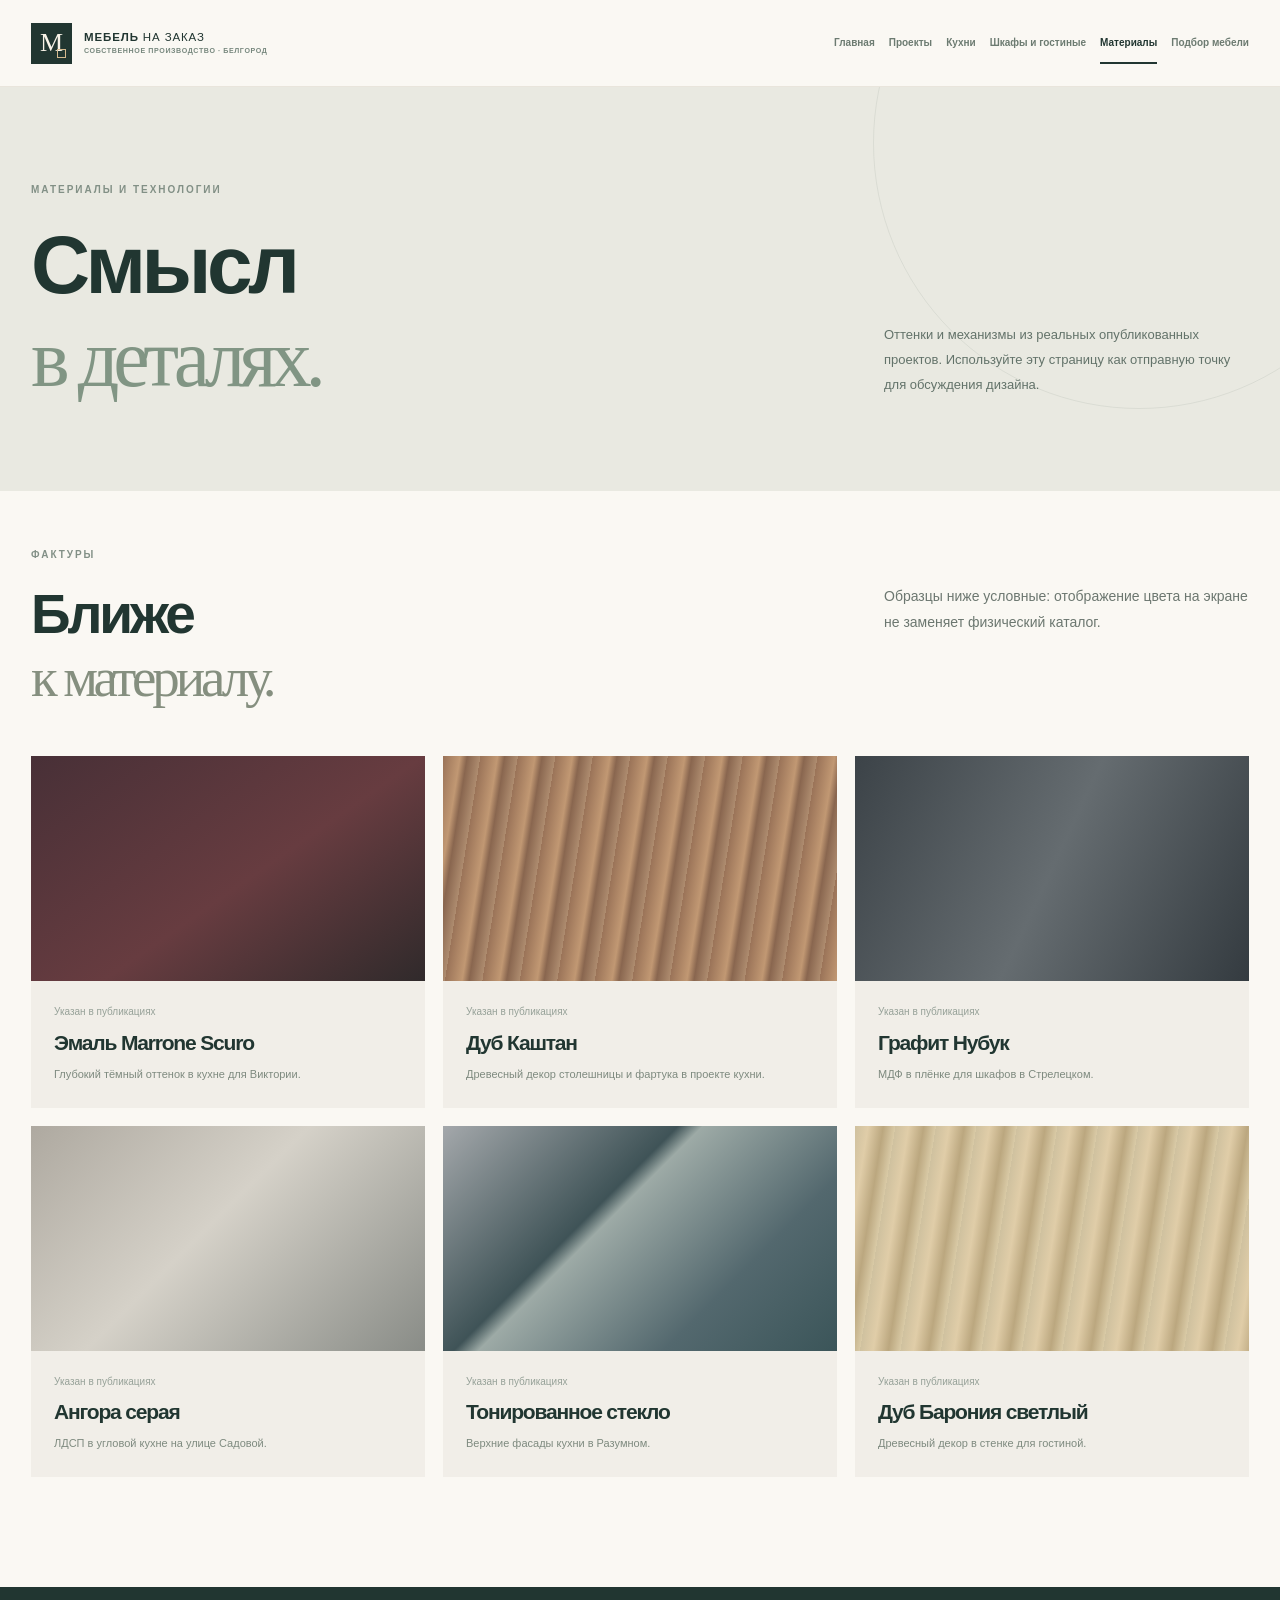
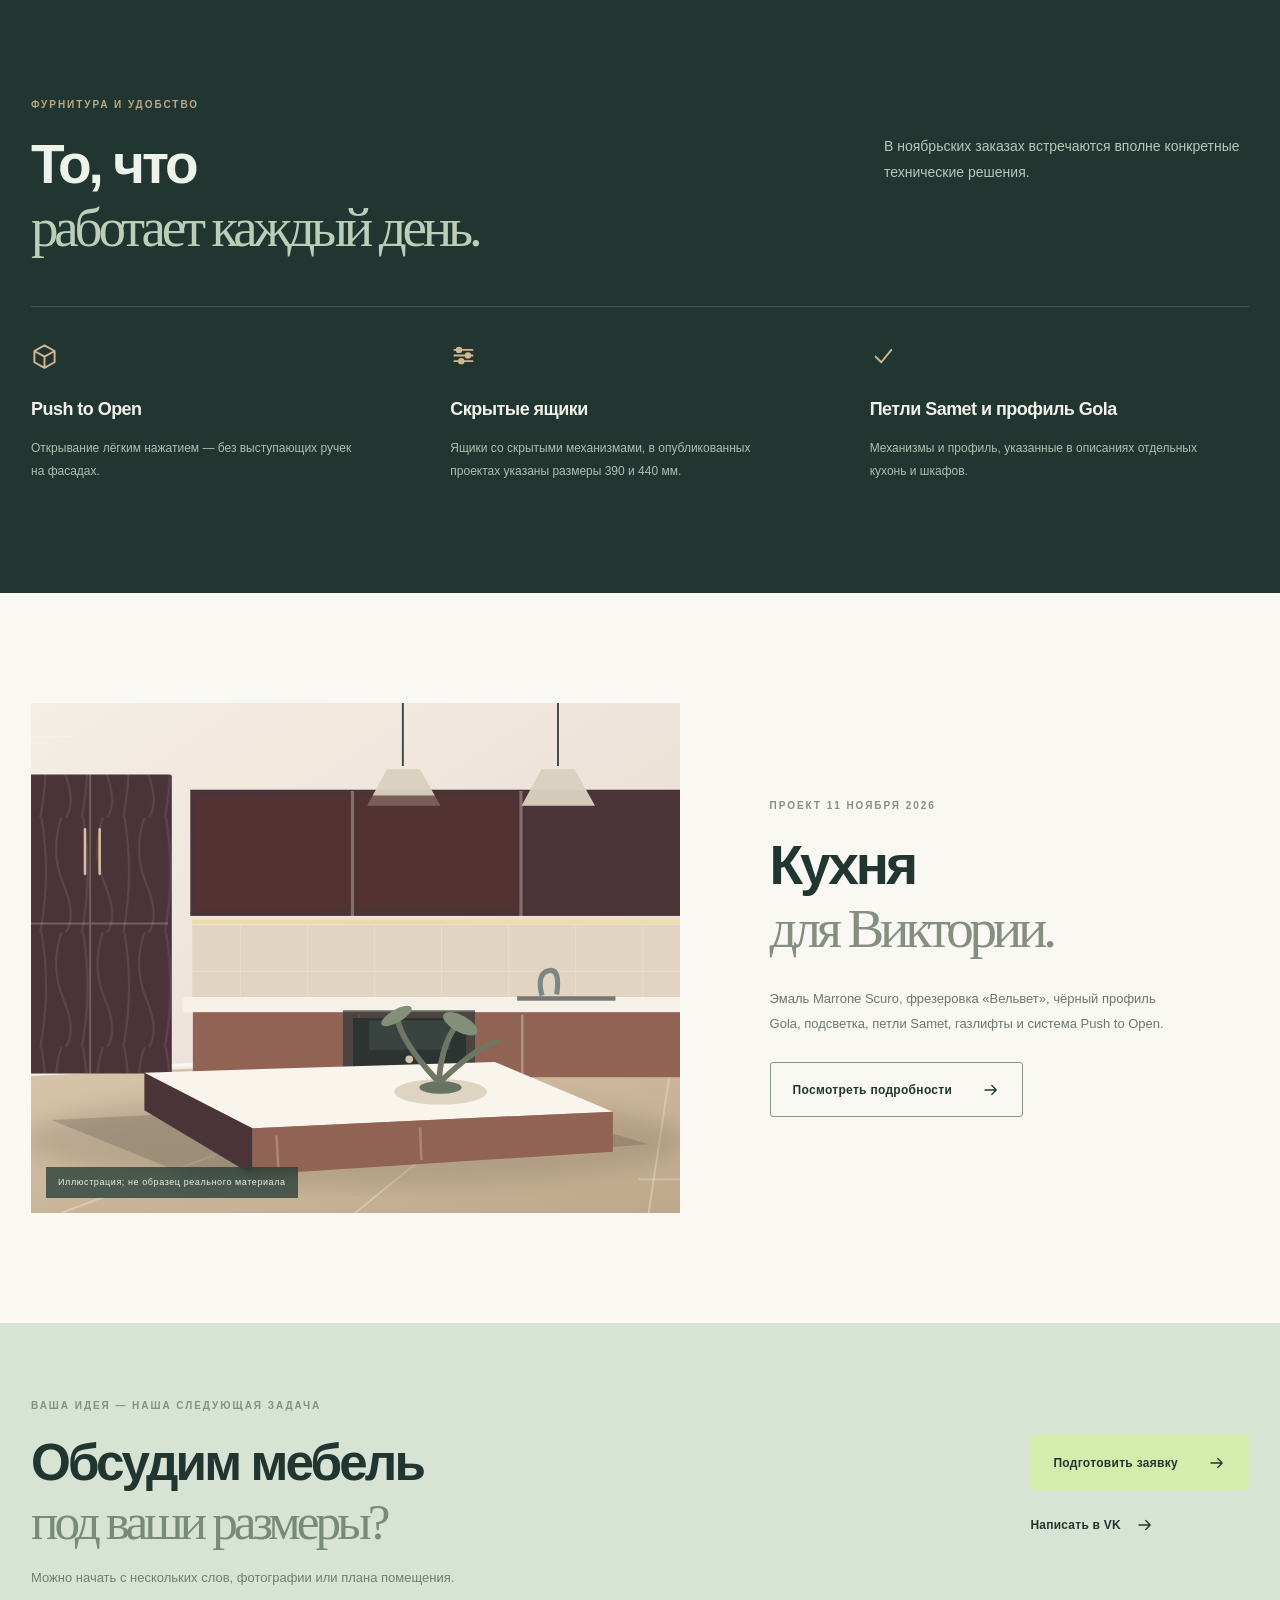
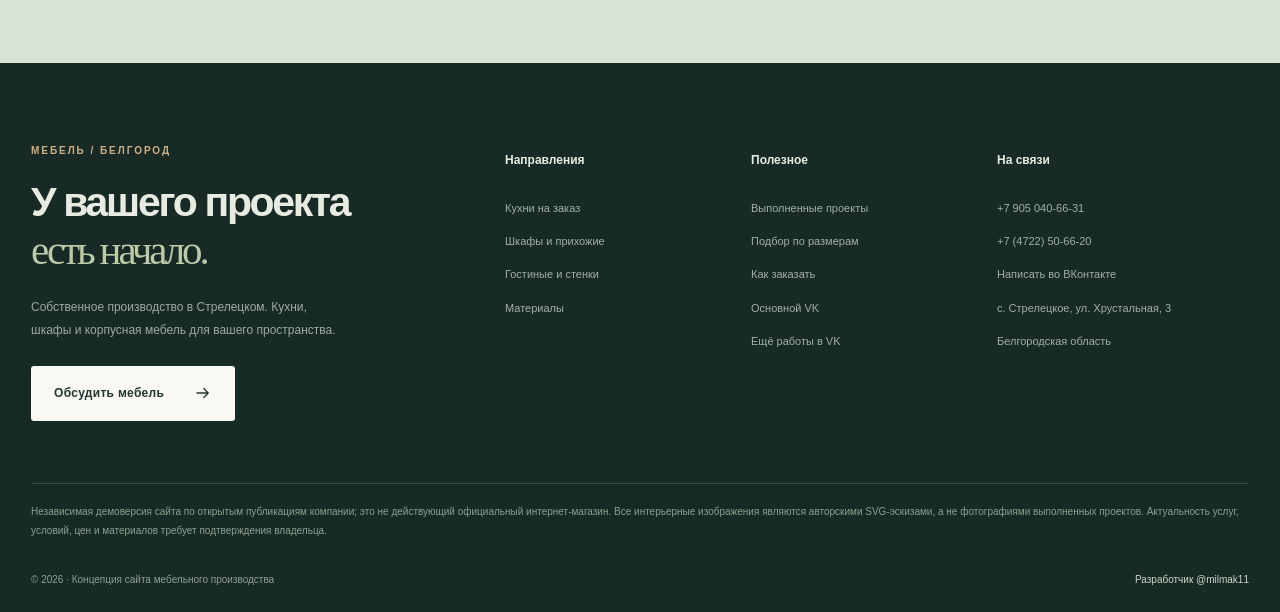
<file: preview-materials-offline.html>
<!doctype html><html lang="ru"><head><meta charset="utf-8"><meta name="viewport" content="width=device-width, initial-scale=1"><meta name="color-scheme" content="light"><meta name="theme-color" content="#223A34"><meta name="robots" content="noindex,nofollow,noarchive"><meta name="description" content="Материалы, фасады и системы открывания, встречающиеся в опубликованных проектах мебельного производства."><title>Материалы и фурнитура — Мебель на заказ Белгород</title><link rel="icon" type="image/svg+xml" href="[data-uri]"><style>:root{--ink:#213631;--ink2:#2b413b;--char:#192925;--lime:#D4EDAC;--sand:#F5F2EB;--cream:#E9E2D6;--ivory:#FAF8F3;--gold:#CDAF88;--muted:#697770;--border:#DDDCD3;--white:#fff;--radius:9px;--container:1370px;--shadow:0 24px 70px rgba(22,36,31,.09)}
*{box-sizing:border-box}html{scroll-behavior:smooth}body{margin:0;background:var(--ivory);color:var(--ink);font-family:'Manrope',Arial,sans-serif;font-size:15px;line-height:1.65;-webkit-font-smoothing:antialiased}body.no-scroll{overflow:hidden}button,input,select,textarea{font:inherit}button{cursor:pointer}a{color:inherit;text-decoration:none}img{display:block;width:100%;max-width:100%}svg{flex-shrink:0}.ico{width:20px;height:20px;stroke-width:1.7}p,h1,h2,h3,h4{margin:0}h1,h2,h3{line-height:1.14;letter-spacing:-.056em}h1{font-size:clamp(47px,5.2vw,85px);font-weight:600}h2{font-size:clamp(39px,4.3vw,65px);font-weight:600}h3{font-size:26px;font-weight:600}h1 i,h1 em,h2 em{font-family:'Prata',Georgia,serif;font-style:normal;font-weight:400;letter-spacing:-.076em}h1 i{color:#758C7B}h2 em{color:#858F7F}section{position:relative}.wrap{width:min(var(--container),calc(100% - 96px));margin:0 auto}.section{padding:110px 0}.pt-small{padding-top:56px}.overline,.eyebrow-line{font-size:10px;font-weight:800;letter-spacing:.195em;text-transform:uppercase;line-height:1.5}.overline{display:block;color:#829086;margin-bottom:21px}.overline.gold{color:var(--gold)}.fine-note{margin-top:30px;font-size:11px;color:#8b978d;line-height:1.7}.btn{display:inline-flex;align-items:center;justify-content:space-between;gap:30px;padding:16px 22px;min-height:55px;font-size:12px;font-weight:800;line-height:1.35;letter-spacing:.025em;border-radius:3px;border:1px solid transparent;transition:transform .25s,background .25s,color .25s,border-color .25s;white-space:nowrap}.btn svg,.text-link svg,.simple-link svg{width:18px;height:18px;transition:transform .25s}.btn:hover{transform:translateY(-2px)}.btn:hover svg,.text-link:hover svg,.simple-link:hover svg{transform:translateX(5px)}.btn-primary{background:var(--ink);color:#fff}.btn-primary:hover{background:#3d564a}.btn-outline{border-color:#85978d;background:transparent;color:var(--ink)}.btn-outline:hover{border-color:var(--ink);background:#f0eee7}.btn-light{color:var(--ink);background:var(--ivory)}.btn-light:hover{background:#e6eadd}.btn-lime{background:var(--lime);color:var(--ink)}.btn-lime:hover{background:#e7f5d3}.text-link,.simple-link{display:inline-flex;align-items:center;gap:15px;font-weight:800;font-size:12px;letter-spacing:.02em;line-height:1.4}.simple-link{color:var(--lime);padding:17px 0}.text-link:hover,.simple-link:hover{opacity:.7}.section-header{display:flex;align-items:start;justify-content:space-between;gap:65px;margin-bottom:47px}.section-header>div{flex:1}.section-header>p{color:#6c7770;max-width:365px;font-size:14px;line-height:1.9;padding-top:36px}.section-header.align-bottom{align-items:end}.section-header.align-bottom .text-link{margin-bottom:8px}.section-header.light h2,.section-header.light p{color:#EDF3E9}.section-header.light h2 em{color:#BDCEB8}
/* header */
.site-head{position:sticky;top:0;z-index:50;background:rgba(250,248,243,.96);backdrop-filter:blur(18px);border-bottom:1px solid #e9e5dc;transition:box-shadow .3s}.site-head.scrolled{box-shadow:0 4px 20px #19292510}.top{height:86px;display:flex;align-items:center;gap:25px}.logo{display:flex;align-items:center;gap:12px;flex-shrink:0}.logo-square{display:grid;place-items:center;position:relative;width:41px;height:41px;background:var(--ink);color:#F8F3E8;font-size:26px;font-family:Georgia,serif;line-height:1}.logo-square i{position:absolute;bottom:6px;right:6px;width:9px;height:9px;border:1px solid #d5ba8f}.logo-words{display:flex;flex-direction:column;gap:1px}.logo-words strong{font-size:11.5px;letter-spacing:.076em;line-height:1.4;white-space:nowrap}.logo-words strong em{font-style:normal;font-weight:500}.logo-words small{font-size:7.1px;font-weight:800;letter-spacing:.085em;white-space:nowrap;color:#77887e}.desktop-nav{display:flex;align-items:center;gap:clamp(10px,1.35vw,26px);margin-left:auto}.desktop-nav a{font-size:11px;font-weight:700;color:#6c7b71;white-space:nowrap;transition:color .2s}.desktop-nav a:hover,.desktop-nav a.active{color:var(--ink)}.desktop-nav a.active{position:relative}.desktop-nav a.active:after{position:absolute;content:'';height:2px;background:var(--ink);bottom:-13px;left:0;right:0}.head-phone{padding:11px 0 11px 19px;margin-left:3px;border-left:1px solid #D2D8D2;white-space:nowrap;font-size:12px;font-weight:800}.menu-btn{display:none;background:transparent;border:0;color:var(--ink);padding:8px}.mobile-nav{display:none}
/* hero */
.hero{background:#F0ECE4;overflow:hidden}.hero-grid{min-height:650px;display:grid;grid-template-columns:49% 51%;align-items:stretch}.hero-left{padding:80px 38px 44px 0;display:flex;flex-direction:column;justify-content:center}.eyebrow-line{color:#61786a;display:inline-flex;align-items:center;gap:10px;margin-bottom:32px}.eyebrow-line b{display:inline-block;width:24px;height:1px;background:#61786a}.hero h1{font-size:clamp(46px,4.65vw,76px)}.hero-lead{max-width:470px;color:#6c7a70;font-size:14px;line-height:1.95;margin-top:32px}.hero-actions{display:flex;gap:12px;flex-wrap:wrap;margin-top:29px}.hero-actions .btn{min-width:175px}.hero-stats{display:flex;gap:26px;align-items:center;margin-top:54px}.hero-stats>div:not(.separator){display:flex;gap:13px;align-items:center}.hero-stats b{font-size:41px;letter-spacing:-.07em;line-height:1;font-weight:600}.hero-stats b sup{font-size:13px;font-weight:600;letter-spacing:0}.hero-stats span{color:#79867d;font-size:10px;line-height:1.5;max-width:110px}.hero-stats .separator{height:40px;width:1px;background:#c2c6ba}.hero-right{position:relative;min-height:650px;overflow:hidden;background:#C8C2B4}.hero-right img{width:100%;height:100%;position:absolute;inset:0;object-fit:cover;object-position:center}.hero-side-label{position:absolute;top:37px;right:0;background:var(--ink);padding:23px 28px;color:white;max-width:215px}.hero-side-label span{color:#B8C9B1;font-size:9px;letter-spacing:.13em;display:block;text-transform:uppercase;margin-bottom:10px}.hero-side-label strong{font-size:17px;line-height:1.15;letter-spacing:.015em}.hero-caption{position:absolute;bottom:24px;left:26px;color:#fff;display:flex;align-items:center;gap:8px;text-shadow:0 1px 12px #172722;letter-spacing:.05em;font-size:10px;font-weight:700}.hero-caption .dot{background:#D9EDBD;width:7px;height:7px;border-radius:50%}.hero-bottom{display:flex;align-items:center;justify-content:space-between;gap:25px;color:#849085;font-size:9px;font-weight:800;letter-spacing:.16em;padding-top:19px;padding-bottom:19px}.hero-bottom svg{width:20px}
/* directions */
.direction-grid{display:grid;grid-template-columns:1.28fr 1fr 1fr;gap:13px}.direction-card{display:block;min-height:430px;position:relative;overflow:hidden;background:#e2d6c9}.direction-card .img{position:absolute;inset:0}.direction-card img{height:100%;object-fit:cover;transition:transform .7s cubic-bezier(.23,1,.32,1)}.direction-card:hover img{transform:scale(1.035)}.direction-card:before{content:'';position:absolute;inset:30% 0 0;z-index:1;background:linear-gradient(to top,rgba(16,29,26,.88),rgba(16,29,26,.03))}.direction-copy{z-index:2;position:absolute;bottom:28px;left:26px;right:64px;color:#fff}.direction-copy small{display:block;color:#D1DDCE;font-size:10px;font-weight:800;letter-spacing:.08em;margin-bottom:13px}.direction-copy h3{font-family:'Prata',Georgia,serif;font-size:31px;font-weight:400;letter-spacing:-.055em;margin-bottom:7px}.direction-copy>span{font-size:11px;line-height:1.5;color:#d5ded8}.circle-arrow{z-index:2;position:absolute;right:26px;bottom:32px;background:#f0f4eb;width:39px;height:39px;border-radius:50%;display:grid;place-items:center;transition:transform .25s}.direction-card:hover .circle-arrow{transform:rotate(45deg)}.direction-card.wide .direction-copy h3{font-size:39px}
/* dark */
.dark-block{background:var(--ink);color:#F2F1E9}.dark-block h2 em{color:#D1DBBE}.dark-block .overline{color:#BDA987}.dark-block .section-header>p{color:#B8C7B9}.factory-grid{display:grid;grid-template-columns:repeat(3,1fr);gap:40px;padding-top:35px;border-top:1px solid #6A7A6C80}.factory-feature{display:flex;flex-direction:column;align-items:flex-start;gap:12px}.factory-feature svg{color:#D3B792;width:27px;height:27px;margin-bottom:14px}.factory-feature b{font-size:18px;font-weight:600;letter-spacing:-.03em}.factory-feature p{max-width:330px;color:#AFBEAF;font-size:12px;line-height:1.9}.light-note{color:#8B9C8B}
/* cards */
.case-grid{display:grid;grid-template-columns:repeat(3,minmax(0,1fr));column-gap:19px;row-gap:35px}.case-card{display:block;text-align:left;background:transparent;border:0;padding:0;min-width:0;color:var(--ink)}.case-photo{display:block;position:relative;overflow:hidden;background:#E9E2D9;aspect-ratio:1.35/1}.case-photo img{height:100%;width:100%;object-fit:cover;transition:transform .65s}.case-card:hover .case-photo img{transform:scale(1.035)}.art-tag{position:absolute;left:13px;bottom:13px;color:#fff;background:rgba(32,54,49,.79);backdrop-filter:blur(8px);padding:7px 10px;font-size:8px;font-weight:800;letter-spacing:.09em}.case-foot{display:flex;justify-content:space-between;align-items:center;gap:15px;padding:17px 0 0}.case-foot>span:first-child{display:block;min-width:0}.case-foot small{display:block;color:#859187;font-size:10px;font-weight:700;margin-bottom:6px}.case-foot strong{display:block;font-size:19px;font-weight:600;line-height:1.3;letter-spacing:-.045em}.round-icon{display:grid;place-items:center;min-width:35px;width:35px;height:35px;border:1px solid #BBC8BD;border-radius:50%;transition:background .2s,color .2s}.round-icon svg{width:15px;height:15px}.case-card:hover .round-icon{background:var(--ink);color:#fff}
/* textures */
.material-band{background:#EFEBE4}.material-grid{display:grid;grid-template-columns:.95fr 1.05fr;align-items:center;gap:clamp(40px,7vw,120px)}.material-copy h2{font-size:clamp(42px,4.1vw,64px)}.material-copy p{color:#6E7971;font-size:13px;line-height:2;margin:22px 0 27px;max-width:440px}.texture-layout{display:grid;grid-template-columns:1.1fr .9fr;grid-template-rows:180px 180px;gap:12px}.texture{display:flex;flex-direction:column;justify-content:space-between;padding:18px 19px;color:white;box-shadow:inset 0 -80px 60px -65px #0008;background-size:cover}.texture span{font-size:10px;opacity:.75}.texture b{font-size:13px;letter-spacing:-.02em}.texture.t1,.swatch-surface.marrone{background:linear-gradient(145deg,#483037,#673c40 55%,#302a2b)}.texture.t2,.swatch-surface.oak{background:repeating-linear-gradient(99deg,#9a7358,#c19873 17px,#89664f 24px,#ae8c6f 37px)}.texture.t3,.swatch-surface.graphite{background:linear-gradient(115deg,#3C4348,#656c70,#343b40)}.texture.t4,.swatch-surface.glass{background:linear-gradient(135deg,#a4a8ab 0%,#3f5357 38%,#9daaa6 42%,#53686e 72%,#3b5559)}
.process{display:grid;grid-template-columns:1fr 1.2fr;gap:90px}.process-intro p{max-width:375px;color:#707970;font-size:13px;line-height:2;margin:20px 0 25px}.process-steps>div{display:grid;grid-template-columns:55px 1fr;column-gap:22px;border-bottom:1px solid #D9DED3;padding:19px 0 24px}.process-steps>div:first-child{padding-top:5px}.process-steps>div>span{grid-row:span 2;font-size:26px;font-weight:600;letter-spacing:-.06em;color:#A9B7AA}.process-steps b{font-size:16px;font-weight:600}.process-steps p{font-size:12px;color:#718076;margin-top:7px;line-height:1.7}
/* CTA/footer */
.wide-cta{background:#D8E4D3;padding:75px 0}.wide-cta.green{background:#D8E4D3}.wide-cta-content{display:flex;align-items:center;justify-content:space-between;gap:50px}.wide-cta h2{font-size:clamp(40px,4vw,63px)}.wide-cta h2 em{color:#788B7A}.wide-cta p{color:#6B8071;font-size:13px;margin-top:16px}.stack-actions{display:flex;flex-direction:column;gap:9px;min-width:205px}.wide-cta .simple-link{color:var(--ink)}.footer{background:#172A25;color:#E8EBE1;padding:80px 0 24px}.foot-grid{display:grid;grid-template-columns:1.85fr .9fr .9fr 1.05fr;gap:30px;padding-bottom:62px}.foot-brand h2{font-size:clamp(36px,3.2vw,50px);line-height:1.16}.foot-brand h2 em{color:#BDCAA9}.foot-brand p{font-size:12px;line-height:1.9;color:#9CAC9E;max-width:310px;margin:22px 0 24px}.foot-links{display:flex;flex-direction:column;gap:15px;padding-top:8px}.foot-links strong{font-size:12px;margin-bottom:13px;color:#E6EDE0}.foot-links a,.foot-links span{font-size:11px;color:#A0B1A3;line-height:1.65}.foot-links a:hover{color:#fff}.disclaimer{border-top:1px solid #ffffff24;padding-top:18px;font-size:10px;color:#8DA08F;line-height:1.9}.foot-bottom{display:flex;justify-content:space-between;gap:20px;margin-top:32px;font-size:10px;color:#8FA193}.foot-bottom a{color:#CFD9C9}.foot-bottom a:hover{text-decoration:underline}
/* inner pages */
.inner-head{padding:95px 0 85px;background:#E9E9E1;overflow:hidden}.inner-head:after{content:'';position:absolute;width:530px;height:530px;border:1px solid rgba(47,73,58,.08);border-radius:50%;right:-125px;top:-210px;pointer-events:none}.inner-title-row{display:flex;gap:80px;align-items:end;justify-content:space-between}.inner-title-row h1{font-size:clamp(55px,6.4vw,90px)}.inner-title-row p{max-width:365px;color:#63736A;font-size:13px;line-height:1.95;padding-bottom:8px}.inner-title-row em{color:#819584}.filter-bar{display:flex;align-items:center;justify-content:space-between;gap:25px;margin-bottom:31px}.filter-chips{display:flex;flex-wrap:wrap;gap:8px}.filter-chip{border:1px solid #D3DAD2;background:transparent;padding:10px 18px;border-radius:2px;font-size:11px;font-weight:800;color:#62746B;transition:all .2s}.filter-chip b{font-weight:600;opacity:.7;margin-left:5px}.filter-chip.selected,.filter-chip:hover{color:white;background:var(--ink);border-color:var(--ink)}.filter-count{color:#809087;font-size:10px;font-weight:700;white-space:nowrap}.portfolio-grid{row-gap:35px}.case-card[hidden]{display:none!important}.empty-state{padding:60px;text-align:center;background:#eee}
.category-hero{background:#E8E3D9}.category-hero.alt{background:#EAEBE4}.cat-grid{display:grid;grid-template-columns:.9fr 1.1fr;min-height:550px;align-items:stretch}.cat-copy{align-self:center;padding:60px 35px 70px 0}.cat-copy h1{font-size:clamp(52px,5.6vw,80px)}.cat-copy p{color:#64766C;max-width:405px;font-size:13px;line-height:1.95;margin:29px 0 25px}.cat-art{position:relative;min-height:520px;background:#CFC7B8}.cat-art img{position:absolute;inset:0;width:100%;height:100%;object-fit:cover}.art-overlay{position:absolute;bottom:15px;left:15px;color:#E8EFE5;background:#203A34BF;padding:8px 12px;backdrop-filter:blur(6px);font-size:9px;letter-spacing:.065em}.split-head{display:grid;grid-template-columns:1fr 1fr;gap:80px}.stack-factors>div{border-top:1px solid #B7C5B638;padding:20px 0}.stack-factors b{font-weight:700;font-size:17px}.stack-factors p{font-size:12px;margin-top:8px;color:#BDCCBC;line-height:1.85}.mat-picture,.split-picture{position:relative;min-width:0;aspect-ratio:1.27}.mat-picture img,.split-picture img{height:100%;object-fit:cover}.split-section{display:grid;grid-template-columns:1.15fr .85fr;gap:90px;align-items:center}.split-copy p{font-size:13px;line-height:1.95;color:#6b786e;margin:25px 0 26px;max-width:410px}
.swatch-grid{display:grid;grid-template-columns:repeat(3,minmax(0,1fr));gap:18px}.swatch-card{background:#F1EEE8;overflow:hidden}.swatch-surface{height:225px}.swatch-surface.gray{background:linear-gradient(135deg,#aea9a0,#d5d1c8 45%,#898c87)}.swatch-surface.lightwood{background:repeating-linear-gradient(99deg,#CFC19F,#E0CDA8 13px,#BBA77F 28px,#D9CAA6 40px)}.swatch-info{padding:23px}.swatch-info small{display:block;font-size:10px;color:#96A198}.swatch-info h3{font-size:21px;margin:10px 0}.swatch-info p{font-size:11px;line-height:1.8;color:#7E8A7F}
/* Modal */
.case-modal{position:fixed;inset:0;z-index:160;display:none;align-items:center;justify-content:center;padding:28px;background:rgba(19,31,27,.72);backdrop-filter:blur(8px)}.case-modal.open{display:flex}.modal-panel{background:#F8F6F0;display:grid;grid-template-columns:1.08fr .92fr;position:relative;max-width:1050px;width:100%;max-height:min(90vh,850px);overflow:auto;box-shadow:0 20px 100px #0004}.modal-visual{min-height:490px;position:relative;background:#DED8CB}.modal-visual img{height:100%;width:100%;object-fit:cover;position:absolute;inset:0}.modal-data{padding:62px 52px 42px}.modal-data .overline{margin-bottom:13px}.modal-data h2{font-size:clamp(30px,3.1vw,44px);margin-bottom:16px}.modal-data .case-summary{font-size:13px;color:#748075;line-height:1.8}.modal-details{list-style:none;margin:22px 0 25px;padding:0}.modal-details li{padding:10px 0 10px 24px;border-bottom:1px solid #DDE1D9;position:relative;font-size:12px;color:#54655A}.modal-details li:before{content:'';position:absolute;left:0;top:18px;width:7px;height:7px;border:1px solid #8B9F8D;transform:rotate(45deg)}.modal-note{color:#8A958A;font-size:10px;line-height:1.8;margin:23px 0}.modal-close{position:absolute;right:15px;top:15px;z-index:2;width:39px;height:39px;background:#FFF;border:1px solid #E2E6DF;display:grid;place-items:center}.modal-close:hover{background:#E8EDDF}
/* contacts */
.contact-grid{display:grid;grid-template-columns:.9fr 1.1fr;gap:50px}.contact-box{padding:40px;background:#E8EDE5}.contact-box h2{font-size:45px}.big-number{display:block;font-size:clamp(23px,2.9vw,40px);font-weight:650;letter-spacing:-.055em;margin-top:30px;white-space:nowrap}.big-number:hover{text-decoration:underline}.secondary-number{display:block;color:#5E7167;margin:6px 0 27px;font-size:16px}.contact-buttons{display:flex;flex-wrap:wrap;gap:9px}.social-links{margin-top:18px}.social-links a{border-bottom:1px solid #DCE1D7;padding:18px 4px;display:grid;grid-template-columns:1fr 25px;align-items:center}.social-links a strong{font-size:14px}.social-links a span{grid-column:1;color:#79877c;font-size:11px}.social-links a svg{grid-column:2;grid-row:1/span 2}.contact-factory{background:#EEECE5}.factory-visual{height:290px;position:relative}.factory-visual img{height:100%;object-fit:cover}.factory-overlay{position:absolute;bottom:17px;left:17px;background:var(--ink);padding:10px 14px;display:flex;gap:10px;align-items:center;color:#fff;font-size:10px}.factory-overlay svg{width:16px;height:16px}.address{padding:35px}.address h3{font-size:26px;line-height:1.4}.address p{font-size:12px;color:#768479;margin:16px 0 20px;line-height:1.9}.faq-list{max-width:1000px}.faq-list details{border-bottom:1px solid #D8DFD5}.faq-list summary{list-style:none;display:flex;justify-content:space-between;align-items:center;gap:20px;cursor:pointer;padding:25px 2px;font-size:16px;font-weight:600}.faq-list summary::-webkit-details-marker{display:none}.faq-list summary svg{width:19px;height:19px;transition:transform .25s}.faq-list details[open] summary svg{transform:rotate(45deg)}.faq-list details p{font-size:12px;line-height:1.95;color:#65756A;padding:0 20px 22px 2px;max-width:780px}
/* planner */
.planner-head{background:#E9E9E1}.planner-grid{display:grid;grid-template-columns:minmax(0,1.22fr) minmax(310px,.78fr);gap:45px}.planner-main{min-width:0}.planner-intro{display:flex;justify-content:space-between;align-items:end;gap:16px;padding-bottom:18px;border-bottom:1px solid #D8DED3}.planner-intro .overline{margin-bottom:7px}.planner-intro h2{font-size:30px}.planner-hint{color:#89948B;font-size:10px;max-width:135px;text-align:right}.form-line{margin-top:20px;display:grid;gap:14px}.form-line.two{grid-template-columns:1fr 1fr}.field{display:flex;flex-direction:column;gap:8px;min-width:0}.field>span{font-size:11px;font-weight:800;color:#617267}.field input,.field textarea,.field select{width:100%;min-width:0;background:#F9F8F3;border:1px solid #D1D9D0;color:var(--ink);padding:13px 13px;font-size:12px;outline:none;border-radius:2px;transition:border-color .2s}.field input:focus,.field textarea:focus,.field select:focus{border-color:#627D67}.field textarea{resize:vertical;min-height:110px}.room-card{border:1px solid #D7DED5;background:#FBFAF7;padding:22px;margin-top:21px;position:relative}.room-head{display:flex;justify-content:space-between;align-items:center;margin-bottom:16px}.room-head strong{font-size:15px;letter-spacing:-.025em}.room-head .remove-room{background:transparent;border:0;color:#9B6358;font-size:10px;font-weight:800;padding:7px}.room-head .remove-room:hover{text-decoration:underline}.form-line.three{grid-template-columns:repeat(3,minmax(0,1fr))}.field-group{margin-top:17px}.field-group>span{display:block;color:#657669;font-size:10px;font-weight:800;margin-bottom:11px}.color-options{display:flex;gap:9px;flex-wrap:wrap}.color-opt{display:flex;align-items:center;gap:9px;background:#F6F3ED;border:1px solid transparent;padding:7px 11px 7px 7px;cursor:pointer;font-size:11px;color:#536358;transition:border-color .2s}.color-opt.selected{border-color:#637A68;background:#edf1e9}.color-dot{width:22px;height:22px;flex-shrink:0;border-radius:50%;box-shadow:inset 0 0 0 1px #0001}.multi-checks{display:flex;gap:7px;flex-wrap:wrap}.check-pill{display:flex;align-items:center;gap:6px;padding:8px 12px;background:#F4F3ED;border:1px solid #D7DDD4;font-size:10px;cursor:pointer}.check-pill input{accent-color:#285046}.check-pill:has(input:checked){border-color:#6D8C74;background:#EDF2E9}.add-room{display:flex;align-items:center;justify-content:center;gap:10px;width:100%;padding:15px;border:1px dashed #AABCAA;background:#EDF0E9;color:#294539;font-size:12px;font-weight:800;margin-top:15px;transition:background .2s}.add-room:hover{background:#e2ebdd}.add-room svg{width:17px;height:17px}.planner-extra{margin-top:38px;display:flex;flex-direction:column;gap:17px}.planner-extra .overline{margin-bottom:0}.upload-box{border:1px dashed #AABCAA;background:#F0F2EB;display:flex;flex-direction:column;align-items:center;text-align:center;padding:25px;cursor:pointer;gap:6px}.upload-box:hover{border-color:var(--ink)}.upload-box .upload-icon{color:#536F5E}.upload-box strong{font-size:12px}.upload-box small{font-size:10px;color:#89968B;line-height:1.6}.photo-thumbs{display:flex;flex-wrap:wrap;gap:10px}.thumb{position:relative;width:84px;height:77px}.thumb img{width:100%;height:100%;object-fit:cover}.thumb button{position:absolute;right:-4px;top:-4px;width:23px;height:23px;background:var(--ink);color:white;border:0;display:grid;place-items:center}.thumb button svg{width:13px;height:13px}.planner-actions{display:flex;flex-wrap:wrap;gap:12px;margin-top:27px}.planner-actions .btn{min-height:52px}.reset-link{border:0;background:transparent;color:#839084;font-size:11px;text-decoration:underline}.planner-side{min-width:0}.preview-pane{position:sticky;top:104px;background:#E9EEE7;padding:23px}.preview-top{display:flex;align-items:center;justify-content:space-between;gap:10px}.preview-top .overline{margin:0}.preview-label{font-size:9px;color:#A1AD9B;font-weight:800}.planner-preview{min-height:260px;margin:15px 0 8px;background:#e5e3d9}.planner-preview svg{display:block;width:100%;height:auto}.preview-note{font-size:10px;color:#8B988D;line-height:1.6}.preview-divider{height:1px;background:#cbd8cd;margin:20px 0}.planner-summary{display:flex;flex-direction:column;gap:13px;margin-top:13px}.summary-row{display:flex;justify-content:space-between;gap:10px;align-items:start;border-bottom:1px solid #CFDACF;padding-bottom:12px}.summary-row b{font-size:12px}.summary-row span{font-size:10px;color:#63796A;text-align:right}.tip-pane{background:#233D34;color:#fff;margin-top:14px;padding:25px}.tip-pane strong{font-size:14px}.tip-pane p{color:#B7C9B8;font-size:11px;line-height:1.8;margin:11px 0}.tip-pane a{font-size:12px;color:#DBEABE;display:inline-flex;gap:10px;align-items:center}.tip-pane a svg{width:15px;height:15px}
.toast{position:fixed;bottom:24px;right:24px;z-index:200;opacity:0;pointer-events:none;transform:translateY(15px);background:#213A30;color:white;font-size:12px;padding:15px 22px;max-width:calc(100vw - 40px);box-shadow:0 14px 42px #0003;transition:opacity .2s,transform .2s}.toast.show{opacity:1;transform:translateY(0)}
/* interaction and responsive */
@media(max-width:1370px){.wrap{width:min(var(--container),calc(100% - 62px))}.head-phone{display:none}.desktop-nav{gap:14px}.desktop-nav a{font-size:10px}.hero h1{font-size:clamp(45px,4.9vw,69px)}.hero-left{padding-right:24px}} 
@media(max-width:1060px){.desktop-nav{display:none}.head-phone{display:block;margin-left:auto}.menu-btn{display:grid;place-items:center}.mobile-nav{display:none;position:absolute;top:86px;left:0;right:0;background:#F8F7F2;border-bottom:1px solid #D6E0D8;box-shadow:0 25px 35px #0002;padding:19px max(31px,calc((100vw - var(--container))/2)) 28px}.mobile-nav.open{display:flex;flex-direction:column;gap:0}.mobile-nav a{font-size:14px;font-weight:700;padding:12px;border-bottom:1px solid #e4e9e1}.mobile-nav a.active{color:#6a9a77}.mobile-nav .mobile-call{display:flex;align-items:center;justify-content:space-between;background:var(--ink);color:#fff;margin-top:16px;border:0;padding:13px 17px}.hero-grid{min-height:580px}.hero-right{min-height:580px}.hero-left{padding-top:40px}.hero h1{font-size:clamp(44px,5.3vw,66px)}.hero-stats{margin-top:40px}.hero-side-label{padding:17px;max-width:190px}.direction-grid{gap:10px}.direction-card{min-height:370px}.direction-copy{left:18px;bottom:19px;right:46px}.direction-copy h3{font-size:26px}.direction-card.wide .direction-copy h3{font-size:31px}.circle-arrow{right:12px;bottom:22px;width:31px;height:31px}.material-grid{gap:40px}.process{gap:50px}.foot-grid{grid-template-columns:1.4fr 1fr 1fr;row-gap:34px}.foot-brand{grid-row:span 2}.contact-grid{gap:22px}.planner-grid{gap:20px}}
@media(max-width:760px){.wrap{width:calc(100% - 40px)}.top{height:69px}.site-head .head-phone{display:none}.mobile-nav{top:69px;padding:16px 20px 22px}.logo-square{width:38px;height:38px}.logo-words strong{font-size:10px}.logo-words small{font-size:6.7px}.menu-btn{margin-left:auto}.section{padding:70px 0}.inner-head{padding:65px 0 55px}.section-header{display:block;margin-bottom:34px}.section-header>p{max-width:100%;padding-top:19px}.section-header.align-bottom .text-link{margin-top:19px}.hero-grid{display:flex;flex-direction:column;min-height:0}.hero-left{padding:52px 0 49px}.hero-right{min-height:370px;margin:0 -20px}.hero-right img{object-position:center}.hero h1{font-size:clamp(45px,9vw,72px)}.hero-lead{margin-top:20px}.hero-stats{margin-top:33px}.hero-side-label{top:16px;right:16px}.hero-bottom{padding-top:18px;padding-bottom:18px;gap:15px;flex-wrap:wrap;font-size:8px}.hero-bottom span:nth-of-type(3){display:none}.direction-grid{grid-template-columns:1fr 1fr}.direction-card.wide{grid-column:span 2}.direction-card{min-height:300px}.direction-card.wide{min-height:340px}.direction-card.wide .direction-copy h3{font-size:33px}.case-grid{grid-template-columns:repeat(2,minmax(0,1fr));gap:16px;row-gap:30px}.case-foot strong{font-size:16px}.case-foot small{font-size:9px}.material-grid{grid-template-columns:1fr}.texture-layout{grid-template-rows:150px 150px}.process{grid-template-columns:1fr;gap:30px}.wide-cta{padding:50px 0}.wide-cta-content{align-items:flex-start;flex-direction:column;gap:25px}.foot-grid{grid-template-columns:repeat(2,minmax(0,1fr));row-gap:30px}.foot-brand{grid-column:span 2;grid-row:auto}.foot-brand h2{font-size:45px}.footer{padding-top:60px}.inner-title-row{display:block}.inner-title-row p{padding-top:23px}.cat-grid{display:block}.cat-copy{padding:60px 0 42px}.cat-art{min-height:400px;margin:0 -20px}.split-head{grid-template-columns:1fr;gap:40px}.swatch-grid{grid-template-columns:repeat(2,minmax(0,1fr))}.swatch-surface{height:170px}.split-section{grid-template-columns:1fr;gap:35px}.planner-grid{grid-template-columns:1fr}.planner-side{grid-row:1}.planner-side .preview-pane{position:relative;top:auto}.planner-preview{max-width:540px;margin:10px auto}.tip-pane{display:none}.contact-grid{grid-template-columns:1fr}.modal-panel{grid-template-columns:1fr;max-width:570px}.modal-visual{min-height:260px;aspect-ratio:1.5}.modal-data{padding:35px}.modal-close{top:8px;right:8px}.case-modal{padding:15px}}
@media(max-width:430px){.wrap{width:calc(100% - 30px)}.logo-square{width:36px;height:36px}.logo-words strong{font-size:9px}.logo-words small{font-size:5.9px}.top{gap:8px}.section{padding:58px 0}.hero-left{padding:43px 0 38px}.hero-right{margin:0 -15px;min-height:295px}.hero h1{font-size:clamp(41px,10.5vw,52px);letter-spacing:-.063em}.hero-lead{font-size:12px}.eyebrow-line{font-size:8px}.hero-actions{gap:9px}.hero-actions .btn{padding:13px;min-height:47px;min-width:0;font-size:10px;gap:9px;flex:1}.hero-actions .btn svg{width:15px}.hero-stats{gap:17px}.hero-stats b{font-size:33px}.hero-stats span{font-size:9px;max-width:94px}.hero-bottom{font-size:7px}.hero-side-label{padding:10px;max-width:145px}.hero-side-label span{font-size:8px}.hero-side-label strong{font-size:13px}.hero-caption{bottom:12px;left:12px;font-size:8px}.direction-grid{grid-template-columns:1fr}.direction-card.wide{grid-column:auto}.direction-card{min-height:300px}.direction-copy{left:20px;right:58px;bottom:18px}.direction-card.wide .direction-copy h3{font-size:29px}.case-grid{grid-template-columns:1fr}.case-photo{aspect-ratio:1.42}.case-foot strong{font-size:20px}.section-header h2{font-size:39px}.factory-grid{grid-template-columns:1fr;gap:28px}.factory-feature{gap:7px}.factory-feature svg{margin-bottom:4px}.material-copy h2{font-size:43px}.texture-layout{grid-template-rows:155px 155px}.foot-grid{grid-template-columns:1fr 1fr;gap:23px}.foot-grid .foot-links:last-child{grid-column:span 2}.foot-bottom{flex-direction:column}.inner-head{padding:49px 0}.inner-title-row h1{font-size:54px}.filter-bar{display:block}.filter-chips{gap:6px}.filter-chip{padding:9px 12px;font-size:10px}.filter-count{margin-top:11px}.cat-copy h1{font-size:51px}.cat-art{margin:0 -15px;min-height:270px}.swatch-grid{grid-template-columns:1fr 1fr;gap:11px}.swatch-surface{height:128px}.swatch-info{padding:12px}.swatch-info h3{font-size:15px}.swatch-info p{font-size:10px}.form-line.two,.form-line.three{grid-template-columns:1fr}.room-card{padding:15px}.planner-head .inner-title-row h1{font-size:51px}.preview-pane{padding:15px}.planner-preview{min-height:175px}.planner-intro{align-items:start}.planner-hint{font-size:9px}.planner-actions{flex-direction:column}.planner-actions .btn{width:100%}.contact-box{padding:23px}.contact-box h2{font-size:36px}.big-number{font-size:27px}.address{padding:25px}.modal-data{padding:23px}.modal-visual{min-height:215px}.modal-data h2{font-size:29px}}
@media(prefers-reduced-motion:reduce){*,*:before,*:after{animation:none!important;transition:none!important;scroll-behavior:auto!important}}</style></head><body data-page="materials.html"><header class="site-head" id="site-head"><div class="wrap top"><a class="logo" href="index.html" aria-label="Мебель на заказ Белгород — главная"><span class="logo-square"><span>M</span><i></i></span><span class="logo-words"><strong>МЕБЕЛЬ <em>НА ЗАКАЗ</em></strong><small>СОБСТВЕННОЕ ПРОИЗВОДСТВО · БЕЛГОРОД</small></span></a><nav class="desktop-nav" aria-label="Навигация"><a href="index.html" class="" >Главная</a><a href="projects.html" class="" >Проекты</a><a href="kitchens.html" class="" >Кухни</a><a href="storage.html" class="" >Шкафы и гостиные</a><a href="materials.html" class="active" aria-current=page>Материалы</a><a href="planner.html" class="" >Подбор мебели</a></nav><a class="head-phone" href="tel:+79050406631">+7 905 040-66-31</a><button type="button" class="menu-btn" id="menu-btn" aria-expanded="false" aria-controls="mobile-nav" aria-label="Открыть меню"><svg class="ico" viewBox="0 0 24 24" fill="none" stroke="currentColor" stroke-width="1.65" stroke-linecap="round" stroke-linejoin="round" aria-hidden="true"><path d="M4 7h16M4 12h16M4 17h16"/></svg></button></div><nav id="mobile-nav" class="mobile-nav" aria-label="Мобильное меню"><a href="index.html" class="" >Главная</a><a href="projects.html" class="" >Проекты</a><a href="kitchens.html" class="" >Кухни</a><a href="storage.html" class="" >Шкафы и гостиные</a><a href="materials.html" class="active" aria-current=page>Материалы</a><a href="planner.html" class="" >Подбор мебели</a><a class="mobile-call" href="contacts.html">Контакты и замер <svg class="ico" viewBox="0 0 24 24" fill="none" stroke="currentColor" stroke-width="1.65" stroke-linecap="round" stroke-linejoin="round" aria-hidden="true"><path d="M4 12h15m-6-6 6 6-6 6"/></svg></a></nav></header><main><section class="inner-head"><div class="wrap"><span class="overline">МАТЕРИАЛЫ И ТЕХНОЛОГИИ</span><div class="inner-title-row"><h1>Смысл<br><em>в деталях.</em></h1><p>Оттенки и механизмы из реальных опубликованных проектов. Используйте эту страницу как отправную точку для обсуждения дизайна.</p></div></div></section><section class="section pt-small"><div class="wrap"><div class="section-header"><div><span class="overline">ФАКТУРЫ</span><h2>Ближе<br><em>к материалу.</em></h2></div><p>Образцы ниже условные: отображение цвета на экране не заменяет физический каталог.</p></div><div class="swatch-grid"><div class="swatch-card"><div class="swatch-surface marrone"></div><div class="swatch-info"><small>Указан в публикациях</small><h3>Эмаль Marrone Scuro</h3><p>Глубокий тёмный оттенок в кухне для Виктории.</p></div></div><div class="swatch-card"><div class="swatch-surface oak"></div><div class="swatch-info"><small>Указан в публикациях</small><h3>Дуб Каштан</h3><p>Древесный декор столешницы и фартука в проекте кухни.</p></div></div><div class="swatch-card"><div class="swatch-surface graphite"></div><div class="swatch-info"><small>Указан в публикациях</small><h3>Графит Нубук</h3><p>МДФ в плёнке для шкафов в Стрелецком.</p></div></div><div class="swatch-card"><div class="swatch-surface gray"></div><div class="swatch-info"><small>Указан в публикациях</small><h3>Ангора серая</h3><p>ЛДСП в угловой кухне на улице Садовой.</p></div></div><div class="swatch-card"><div class="swatch-surface glass"></div><div class="swatch-info"><small>Указан в публикациях</small><h3>Тонированное стекло</h3><p>Верхние фасады кухни в Разумном.</p></div></div><div class="swatch-card"><div class="swatch-surface lightwood"></div><div class="swatch-info"><small>Указан в публикациях</small><h3>Дуб Барония светлый</h3><p>Древесный декор в стенке для гостиной.</p></div></div></div></div></section><section class="section dark-block"><div class="wrap"><div class="section-header light"><div><span class="overline gold">ФУРНИТУРА И УДОБСТВО</span><h2>То, что<br><em>работает каждый день.</em></h2></div><p>В ноябрьских заказах встречаются вполне конкретные технические решения.</p></div><div class="factory-grid"><div class="factory-feature"><svg class="ico" viewBox="0 0 24 24" fill="none" stroke="currentColor" stroke-width="1.65" stroke-linecap="round" stroke-linejoin="round" aria-hidden="true"><path d="M3 8 12 3l9 5v10l-9 5-9-5V8ZM3 8l9 5 9-5M12 13v10"/></svg><b>Push to Open</b><p>Открывание лёгким нажатием — без выступающих ручек на фасадах.</p></div><div class="factory-feature"><svg class="ico" viewBox="0 0 24 24" fill="none" stroke="currentColor" stroke-width="1.65" stroke-linecap="round" stroke-linejoin="round" aria-hidden="true"><path d="M4 7h16M4 12h16M4 17h16"/><circle cx="8" cy="7" r="2" fill="currentColor"/><circle cx="16" cy="12" r="2" fill="currentColor"/><circle cx="10" cy="17" r="2" fill="currentColor"/></svg><b>Скрытые ящики</b><p>Ящики со скрытыми механизмами, в опубликованных проектах указаны размеры 390 и 440 мм.</p></div><div class="factory-feature"><svg class="ico" viewBox="0 0 24 24" fill="none" stroke="currentColor" stroke-width="1.65" stroke-linecap="round" stroke-linejoin="round" aria-hidden="true"><path d="M5 13 10 18 19 7"/></svg><b>Петли Samet и профиль Gola</b><p>Механизмы и профиль, указанные в описаниях отдельных кухонь и шкафов.</p></div></div></div></section><section class="section"><div class="wrap split-section"><div class="split-picture"><img src="[data-uri]" loading="eager" alt="Авторская визуализация интерьера, не фотография выполненного заказа" ><span class="art-overlay">Иллюстрация; не образец реального материала</span></div><div class="split-copy"><span class="overline">ПРОЕКТ 11 НОЯБРЯ 2026</span><h2>Кухня<br><em>для Виктории.</em></h2><p>Эмаль Marrone Scuro, фрезеровка «Вельвет», чёрный профиль Gola, подсветка, петли Samet, газлифты и система Push to Open.</p><a class="btn btn-outline" href="projects.html?case=victoria">Посмотреть подробности<svg class="ico" viewBox="0 0 24 24" fill="none" stroke="currentColor" stroke-width="1.65" stroke-linecap="round" stroke-linejoin="round" aria-hidden="true"><path d="M4 12h15m-6-6 6 6-6 6"/></svg></a></div></div></section><section class="wide-cta green"><div class="wrap wide-cta-content"><div><span class="overline">ВАША ИДЕЯ — НАША СЛЕДУЮЩАЯ ЗАДАЧА</span><h2>Обсудим мебель<br><em>под ваши размеры?</em></h2><p>Можно начать с нескольких слов, фотографии или плана помещения.</p></div><div class="stack-actions"><a class="btn btn-lime" href="planner.html">Подготовить заявку<svg class="ico" viewBox="0 0 24 24" fill="none" stroke="currentColor" stroke-width="1.65" stroke-linecap="round" stroke-linejoin="round" aria-hidden="true"><path d="M4 12h15m-6-6 6 6-6 6"/></svg></a><a class="simple-link" href="https://vk.me/mebelden_bel">Написать в VK<svg class="ico" viewBox="0 0 24 24" fill="none" stroke="currentColor" stroke-width="1.65" stroke-linecap="round" stroke-linejoin="round" aria-hidden="true"><path d="M4 12h15m-6-6 6 6-6 6"/></svg></a></div></div></section></main><footer class="footer"><div class="wrap"><div class="foot-grid"><div class="foot-brand"><span class="overline gold">МЕБЕЛЬ / БЕЛГОРОД</span><h2>У вашего проекта<br><em>есть начало.</em></h2><p>Собственное производство в Стрелецком. Кухни, шкафы и корпусная мебель для вашего пространства.</p><a class="btn btn-light" href="planner.html">Обсудить мебель<svg class="ico" viewBox="0 0 24 24" fill="none" stroke="currentColor" stroke-width="1.65" stroke-linecap="round" stroke-linejoin="round" aria-hidden="true"><path d="M4 12h15m-6-6 6 6-6 6"/></svg></a></div><div class="foot-links"><strong>Направления</strong><a href="kitchens.html">Кухни на заказ</a><a href="storage.html">Шкафы и прихожие</a><a href="storage.html#living">Гостиные и стенки</a><a href="materials.html">Материалы</a></div><div class="foot-links"><strong>Полезное</strong><a href="projects.html">Выполненные проекты</a><a href="planner.html">Подбор по размерам</a><a href="contacts.html">Как заказать</a><a href="https://vk.com/mebelden_bel" target="_blank" rel="noopener noreferrer">Основной VK</a><a href="https://vk.com/mebelryadom31" target="_blank" rel="noopener noreferrer">Ещё работы в VK</a></div><div class="foot-links"><strong>На связи</strong><a href="tel:+79050406631">+7 905 040-66-31</a><a href="tel:+74722506620">+7 (4722) 50-66-20</a><a href="https://vk.me/mebelden_bel" target="_blank" rel="noopener noreferrer">Написать во ВКонтакте</a><span>с. Стрелецкое, ул. Хрустальная, 3</span><span>Белгородская область</span></div></div><div class="disclaimer">Независимая демоверсия сайта по открытым публикациям компании; это не действующий официальный интернет-магазин. Все интерьерные изображения являются авторскими SVG-эскизами, а не фотографиями выполненных проектов. Актуальность услуг, условий, цен и материалов требует подтверждения владельца.</div><div class="foot-bottom"><span>© 2026 · Концепция сайта мебельного производства</span><a href="https://t.me/milmak11" target="_blank" rel="noopener noreferrer">Разработчик @milmak11</a></div></div></footer><div class="toast" id="toast" role="status" aria-live="polite"></div><script>'use strict';
const PROJECTS=[{"id":"victoria","title":"Кухня для Виктории","type":"kitchen","typeName":"Кухни","date":"11 ноября 2026","where":"Белгородская область","scene":"kitchen-victoria","summary":"Эмаль Marrone Scuro, фрезеровка «Вельвет», чёрный профиль Gola — выразительная кухня с продуманной фурнитурой.","details":["ЛДСП «Дуб Термо» чёрно-коричневый","Фрезеровка «Вельвет» и эмаль Marrone Scuro","Столешница и фартук «Дуб Каштан»","Профиль Gola чёрный, подсветка","Петли Samet, Push to Open, газлифты","Ящики скрытого монтажа 440 мм"]},{"id":"sadovaya","title":"Угловая кухня на Садовой","type":"kitchen","typeName":"Кухни","date":"17 ноября 2026","where":"Улица Садовая","scene":"kitchen-sadovaya","summary":"Серые спокойные фасады и выразительная отделка под камень. В проекте использованы скрытые ящики.","details":["ЛДСП «Ангора серая»","Столешница и фартук «Лавант»","Петли Samet","Ящики скрытого монтажа"]},{"id":"macarenko","title":"Прихожая на Макаренко","type":"storage","typeName":"Шкафы и прихожие","date":"15 ноября 2026","where":"Улица Макаренко","scene":"entry-makarenko","summary":"Вместительный шкаф, рейки, зеркало и банкетка — функциональная входная зона.","details":["Большой шкаф и системы хранения","Декоративные рейки и зеркало","Банкетка","Скрытая гладильная доска"]},{"id":"razumnoe","title":"Кухня в Разумном","type":"kitchen","typeName":"Кухни","date":"13 ноября 2026","where":"Посёлок Разумное","scene":"kitchen-razumnoe","summary":"Верхние фасады из тонированного стекла в алюминиевых рамках и мягкая подсветка.","details":["Тонированное стекло в верхних фасадах","Алюминиевые рамки","Подсветка рабочей зоны"]},{"id":"southwest","title":"Стенка в Юго-Западном","type":"living","typeName":"Гостиные","date":"9 ноября 2026","where":"Микрорайон Юго-Западный","scene":"living-southwest","summary":"Сочетание спокойного серого МДФ и светлого дерева в зоне хранения для гостиной.","details":["МДФ «Туман»","ЛДСП «Дуб Барония светлый»","Скрытые ящики","Подсветка"]},{"id":"streletskoe","title":"Шкафы в Стрелецком","type":"storage","typeName":"Шкафы и прихожие","date":"7 ноября 2026","where":"Село Стрелецкое","scene":"wardrobe-streletskoe","summary":"Контрастный графит, фактурная фрезеровка «Волна» и открывание без обычных ручек.","details":["ЛДСП «Антрацит / Диамант серый»","МДФ в плёнке «Графит Нубук»","Фрезеровка «Волна»","Система Push to Open","Петли Samet, скрытые ящики"]},{"id":"olga","title":"Кухня для Ольги","type":"kitchen","typeName":"Кухни","date":"12 ноября 2026","where":"Белгородская область","scene":"kitchen-olga","summary":"Готовая кухня опубликована во втором сообществе производства. Подробные материалы требуют уточнения.","details":["Публикация о выполненной кухне во втором сообществе","Конкретные материалы, размеры и комплектацию необходимо уточнить"]},{"id":"entry-14","title":"Прихожая в Стрелецком","type":"storage","typeName":"Шкафы и прихожие","date":"14 ноября 2026","where":"Село Стрелецкое","scene":"entry-streletskoe","summary":"Ещё один готовый проект из публикаций второго сообщества. Иллюстрация показывает идею, не фактический интерьер.","details":["Реализованная прихожая из публикации второго сообщества","Технические характеристики и стоимость не подтверждены"]}];
const $=(s,root=document)=>root.querySelector(s);
const $$=(s,root=document)=>Array.from(root.querySelectorAll(s));
const icon=(name='arrow')=>({arrow:'<path d="M4 12h15m-6-6 6 6-6 6"/>',close:'<path d="M5 5 19 19M19 5 5 19"/>',plus:'<path d="M12 5v14M5 12h14"/>',menu:'<path d="M4 7h16M4 12h16M4 17h16"/>'})[name];
const svg=(shape)=>`<svg viewBox="0 0 24 24" fill="none" stroke="currentColor" stroke-width="1.8" stroke-linecap="round" stroke-linejoin="round" aria-hidden="true">${icon(shape)}</svg>`;
const clean=(value)=>String(value??'').replace(/[&<>"']/g,c=>({'&':'&amp;','<':'&lt;','>':'&gt;','"':'&quot;',"'":'&#39;'}[c]));
let toastTimer;
function toast(msg){const t=$('#toast');if(!t)return;t.textContent=msg;t.classList.add('show');clearTimeout(toastTimer);toastTimer=setTimeout(()=>t.classList.remove('show'),2800)}
async function copyText(txt){try{if(navigator.clipboard&&window.isSecureContext){await navigator.clipboard.writeText(txt);toast('Заявка скопирована');return true}}catch(e){}const textarea=document.createElement('textarea');textarea.value=txt;textarea.style.cssText='position:fixed;top:-1000px;left:-1000px;opacity:0';document.body.append(textarea);textarea.select();try{const ok=document.execCommand('copy');if(ok){toast('Заявка скопирована');return true}}catch(e){}finally{textarea.remove()}toast('Не удалось скопировать автоматически. Выделите текст заявки вручную.');return false}
(function nav(){const btn=$('#menu-btn'),nav=$('#mobile-nav');if(!btn||!nav)return;btn.addEventListener('click',()=>{const open=!nav.classList.contains('open');nav.classList.toggle('open',open);btn.setAttribute('aria-expanded',String(open));btn.setAttribute('aria-label',open?'Закрыть меню':'Открыть меню');btn.innerHTML=svg(open?'close':'menu')});nav.addEventListener('click',event=>{if(event.target.closest('a')){nav.classList.remove('open');btn.setAttribute('aria-expanded','false')}});document.addEventListener('click',event=>{if(!event.composedPath().includes(btn)&&!event.target.closest('.site-head')&&nav.classList.contains('open')){nav.classList.remove('open');btn.setAttribute('aria-expanded','false')}});window.addEventListener('scroll',()=>$('.site-head')?.classList.toggle('scrolled',scrollY>30),{passive:true})})();
(function cases(){const cards=$$('[data-open-case]');if(!cards.length)return;const modal=document.createElement('div');modal.className='case-modal';modal.id='case-modal';modal.setAttribute('role','dialog');modal.setAttribute('aria-modal','true');modal.setAttribute('aria-label','Подробности выполненного проекта');document.body.appendChild(modal);let prevFocus=null;function close(){modal.classList.remove('open');modal.innerHTML='';document.body.classList.remove('no-scroll');if(prevFocus&&prevFocus.focus)prevFocus.focus();if(new URLSearchParams(location.search).has('case')){history.replaceState(null,'',location.pathname)}}function open(id){const item=PROJECTS.find(p=>p.id===id);if(!item)return;prevFocus=document.activeElement;modal.innerHTML=`<div class="modal-panel"><button type="button" class="modal-close" aria-label="Закрыть">${svg('close')}</button><div class="modal-visual"><img loading="eager" src="assets/scenes/${item.scene}.svg" alt="Демонстрационная интерьерная иллюстрация"/><span class="art-overlay">Иллюстрация · не фото проекта</span></div><div class="modal-data"><span class="overline">${clean(item.typeName)} / ${clean(item.date)}</span><h2>${clean(item.title)}</h2><p class="case-summary">${clean(item.summary)}</p><ul class="modal-details">${item.details.map(d=>`<li>${clean(d)}</li>`).join('')}</ul><p class="modal-note">Местоположение: ${clean(item.where)}. Сведения из публикаций компании. Изображение демонстрационное, фото и точные технические условия требуют согласования.</p><a class="btn btn-primary" href="planner.html?type=${item.type==='kitchen'?'kitchen':item.type==='living'?'living':'storage'}">Обсудить похожий проект ${svg('arrow')}</a></div></div>`;modal.classList.add('open');document.body.classList.add('no-scroll');modal.querySelector('.modal-close').addEventListener('click',close);modal.querySelector('.modal-close').focus()}
 cards.forEach(el=>el.addEventListener('click',()=>open(el.dataset.openCase)));
 modal.addEventListener('click',ev=>{if(ev.target===modal)close()});document.addEventListener('keydown',ev=>{if(ev.key==='Escape'&&modal.classList.contains('open'))close();if(ev.key==='Tab'&&modal.classList.contains('open')){const elems=$$('button,a,input,[tabindex]:not([tabindex="-1"])',modal);const first=elems[0],last=elems.at(-1);if(ev.shiftKey&&document.activeElement===first){ev.preventDefault();last?.focus()}else if(!ev.shiftKey&&document.activeElement===last){ev.preventDefault();first?.focus()}}});
 const params=new URLSearchParams(location.search);if(params.has('case')){setTimeout(()=>open(params.get('case')),180)}
 const chips=$$('[data-filter]');const count=$('#filter-count');if(chips.length){chips.forEach(chip=>chip.addEventListener('click',()=>{const cat=chip.dataset.filter;chips.forEach(c=>{c.classList.toggle('selected',c===chip);c.setAttribute('aria-pressed',String(c===chip))});let n=0;cards.forEach(el=>{const p=PROJECTS.find(x=>x.id===el.dataset.openCase);const show=cat==='all'||p?.type===cat;el.hidden=!show;if(show)n++});if(count)count.textContent=`Показано: ${n}`;const empty=$('#portfolio-empty');if(empty)empty.hidden=n>0}));chips[0]?.setAttribute('aria-pressed','true')}})();

(function planner(){if(document.body.dataset.page!=='planner.html')return;
const types=[['kitchen','Кухня'],['storage','Шкаф / гардеробная'],['hall','Прихожая'],['living','Стенка / гостиная'],['desk','Рабочая зона'],['other','Другое']];
const colors=[['ivory','Светлый','#DBD2C1'],['oak','Дуб','#AF8B6A'],['graphite','Графит','#465356'],['sage','Шалфей','#768978']];
const extras=[['light','Подсветка'],['drawers','Выдвижные ящики'],['glass','Стеклянные фасады'],['handleless','Без ручек']];
const storeKey='mebelden_planner_demo_v1';
const newRoom=(type='kitchen')=>({id:Date.now()+Math.round(Math.random()*100000),type,w:300,h:260,d:60,color:'oak',material:'Помогите подобрать',extras:['drawers']});
let state={location:'Белгород',when:'Пока выбираю варианты',notes:'',contact:'Сообщения ВКонтакте',rooms:[newRoom()]};
try{const saved=JSON.parse(localStorage.getItem(storeKey)||'null');if(saved&&Array.isArray(saved.rooms)&&saved.rooms.length&&saved.rooms.length<12)state={...state,...saved};}catch(e){}
function hadSavedDraft(){try{return Boolean(localStorage.getItem(storeKey))}catch(e){return false}}
const params=new URLSearchParams(location.search);if(params.has('type')&&!hadSavedDraft()){const t=params.get('type');if(types.some(x=>x[0]===t))state.rooms[0].type=t}
const roomList=$('#room-list'),summary=$('#planner-summary'),preview=$('#planner-preview');
const fields=[['location','#plan-location'],['when','#plan-when'],['notes','#plan-notes'],['contact','#plan-contact']];
fields.forEach(([key,sel])=>{const el=$(sel);if(!el)return;el.value=state[key];el.addEventListener(el.tagName==='TEXTAREA'?'input':'change',()=>{state[key]=el.value;update()})});
function persist(){try{localStorage.setItem(storeKey,JSON.stringify(state))}catch(e){}}
function roomName(room){return types.find(x=>x[0]===room.type)?.[1]||'Мебель'}
function colorName(room){return colors.find(x=>x[0]===room.color)?.[1]||'Цвет уточним'}
function roomHtml(room,i){return `<div class="room-card" data-room="${room.id}"><div class="room-head"><strong>${String(i+1).padStart(2,'0')} / Помещение</strong>${state.rooms.length>1?`<button type="button" data-remove="${room.id}" class="remove-room">Удалить помещение</button>`:''}</div><div class="form-line two"><label class="field"><span>Что изготавливаем</span><select data-k="type" data-room-id="${room.id}">${types.map(([v,n])=>`<option value="${v}" ${room.type===v?'selected':''}>${n}</option>`).join('')}</select></label><label class="field"><span>Материал / отделка</span><select data-k="material" data-room-id="${room.id}">${['Помогите подобрать','ЛДСП','МДФ в плёнке','МДФ в эмали','Стекло + МДФ','Обсудим на замере'].map(v=>`<option ${room.material===v?'selected':''}>${v}</option>`).join('')}</select></label></div><div class="form-line three"><label class="field"><span>Ширина, см</span><input data-k="w" data-room-id="${room.id}" inputmode="numeric" type="number" min="30" max="1200" value="${room.w}"></label><label class="field"><span>Высота, см</span><input data-k="h" data-room-id="${room.id}" inputmode="numeric" type="number" min="30" max="400" value="${room.h}"></label><label class="field"><span>Глубина, см</span><input data-k="d" data-room-id="${room.id}" inputmode="numeric" type="number" min="20" max="150" value="${room.d}"></label></div><div class="field-group"><span>Предпочтительный цвет</span><div class="color-options">${colors.map(([v,l,hex])=>`<button class="color-opt ${room.color===v?'selected':''}" data-color="${v}" data-room-id="${room.id}" type="button" aria-pressed="${room.color===v}"><i class="color-dot" style="background:${hex}"></i>${l}</button>`).join('')}</div></div><div class="field-group"><span>Дополнительные элементы</span><div class="multi-checks">${extras.map(([v,l])=>`<label class="check-pill"><input type="checkbox" data-extra="${v}" data-room-id="${room.id}" ${room.extras.includes(v)?'checked':''}><span>${l}</span></label>`).join('')}</div></div></div>`}
function renderRooms(){roomList.innerHTML=state.rooms.map(roomHtml).join('')}
function createIllustration(){const room=state.rooms[0];if(!room)return '';const mainColor=colors.find(x=>x[0]===room.color)?.[2]||'#AF8B6A';const cabinet=mainColor;const isKitchen=room.type==='kitchen';const isDesk=room.type==='desk';const extraLight=room.extras.includes('light');const isGlass=room.extras.includes('glass');return `<svg xmlns="http://www.w3.org/2000/svg" viewBox="0 0 480 330" role="img" aria-label="Условный эскиз мебели"><defs><linearGradient id="pvwall" x1="0" y1="0" x2="1" y2="1"><stop stop-color="#F4F0E7"/><stop offset="1" stop-color="#E4E0D5"/></linearGradient><linearGradient id="pvcab" x1="0" y1="0" x2="1" y2="1"><stop stop-color="${cabinet}"/><stop offset="1" stop-color="#38443E" stop-opacity=".82"/></linearGradient></defs><rect width="480" height="330" fill="url(#pvwall)"/><path d="M0 267 480 250v80H0Z" fill="#CCBEA9"/><path d="M15 269 480 250" stroke="#F7F3E9" stroke-width="5"/>${isKitchen?`<rect x="36" y="80" width="408" height="108" fill="${cabinet}"/><path d="M173 80v107M309 80v107" stroke="#EEE4D4" stroke-opacity=".4" stroke-width="3"/><rect x="36" y="193" width="408" height="36" fill="#D3CABF"/><rect x="30" y="229" width="421" height="10" fill="#F9F7EE"/><rect x="38" y="240" width="405" height="38" fill="${cabinet}"/><path d="M151 240v38M290 240v38" stroke="#fff" stroke-opacity=".3" stroke-width="3"/><rect x="340" y="228" width="60" height="4" fill="#66746C"/><path d="M364 229q-8-24 7-24t9 23" fill="none" stroke="#7B8580" stroke-width="5"/>` :isDesk?`<rect x="75" y="80" width="330" height="50" fill="${cabinet}"/><rect x="82" y="146" width="315" height="10" fill="${cabinet}"/><rect x="82" y="221" width="315" height="12" fill="#9B8671"/><path d="M97 235v64M378 235v64" stroke="#3A5046" stroke-width="13"/><rect x="180" y="173" width="125" height="47" fill="#293A3A"/>`:`<rect x="55" y="60" width="373" height="221" fill="${cabinet}"/><rect x="63" y="69" width="117" height="204" fill="${isGlass?'#718786':cabinet}"/><rect x="187" y="69" width="110" height="204" fill="${cabinet}"/><rect x="305" y="69" width="114" height="204" fill="${cabinet}"/><path d="M181 64v211M300 64v211" stroke="#F8EBDB" stroke-opacity=".38" stroke-width="3"/>${room.extras.includes('handleless')?'':`<path d="M165 145v53M202 145v53M285 145v53M320 145v53" stroke="#CDBB9F" stroke-width="4"/>`}`} ${extraLight?`<path d="M38 187h404" stroke="#F8E7AA" stroke-width="8" stroke-opacity=".8"/>`:''}<rect x="17" y="17" width="162" height="24" fill="#213A30" opacity=".86"/><text x="28" y="33" fill="#F5F2E9" font-family="sans-serif" font-size="11">${clean(roomName(room))}</text><rect x="320" y="295" width="139" height="23" fill="#F6F2E9"/><text x="329" y="310" fill="#61766B" font-family="sans-serif" font-size="10">ЭСКИЗ / НЕ ЧЕРТЁЖ</text></svg>`}
function update(){persist();preview.innerHTML=createIllustration();summary.innerHTML=state.rooms.map((r,i)=>`<div class="summary-row"><b>${i+1}. ${clean(roomName(r))}</b><span>${clean(r.w)} × ${clean(r.h)} × ${clean(r.d)} см<br>${clean(colorName(r))}</span></div>`).join('')+`<div class="summary-row"><b>География</b><span>${clean(state.location)}</span></div>`}
roomList.addEventListener('change',ev=>{const el=ev.target;const id=Number(el.dataset.roomId);const room=state.rooms.find(r=>r.id===id);if(!room)return;if(el.dataset.k){room[el.dataset.k]=el.value}if(el.dataset.extra){room.extras=el.checked?[...new Set([...room.extras,el.dataset.extra])]:room.extras.filter(x=>x!==el.dataset.extra)}if(el.dataset.k==='type')renderRooms();update()});
roomList.addEventListener('input',ev=>{const el=ev.target;if(el.dataset.k&&['w','h','d'].includes(el.dataset.k)){const room=state.rooms.find(r=>r.id===Number(el.dataset.roomId));if(room){room[el.dataset.k]=el.value;update()}}});
roomList.addEventListener('click',ev=>{const remove=ev.target.closest('[data-remove]');if(remove){state.rooms=state.rooms.filter(r=>r.id!==Number(remove.dataset.remove));if(!state.rooms.length)state.rooms=[newRoom()];renderRooms();update();return}const color=ev.target.closest('[data-color]');if(color){const room=state.rooms.find(r=>r.id===Number(color.dataset.roomId));if(room){room.color=color.dataset.color;renderRooms();update()}}});
$('#add-room')?.addEventListener('click',()=>{if(state.rooms.length>=6){toast('Можно добавить до шести помещений');return}state.rooms.push(newRoom('storage'));renderRooms();update();document.querySelector('.room-card:last-child')?.scrollIntoView({behavior:'smooth',block:'center'})});
let photos=[];const photoInput=$('#plan-photos'),thumbs=$('#photo-thumbs');function renderPhotos(){thumbs.innerHTML='';photos.forEach((p,i)=>{const div=document.createElement('div');div.className='thumb';const img=document.createElement('img');img.src=p.url;img.alt=`Загруженное фото ${i+1}`;const btn=document.createElement('button');btn.type='button';btn.setAttribute('aria-label',`Удалить фото ${i+1}`);btn.innerHTML=svg('close');btn.addEventListener('click',()=>{URL.revokeObjectURL(p.url);photos.splice(i,1);renderPhotos()});div.append(img,btn);thumbs.append(div)})}
photoInput?.addEventListener('change',ev=>{const files=Array.from(ev.target.files||[]);let added=0;for(const file of files){if(photos.length>=3)break;if(!file.type.startsWith('image/'))continue;if(file.size>10*1024*1024){toast('Фото более 10 МБ не добавлено');continue}photos.push({name:file.name,url:URL.createObjectURL(file)});added++}if(files.length>added)toast('Максимум три изображения размером до 10 МБ');renderPhotos();photoInput.value=''});
function buildText(){const lines=['Здравствуйте! Хочу уточнить стоимость изготовления мебели.','',`Место: ${state.location}`,`Планируемый срок: ${state.when}`,''];state.rooms.forEach((r,i)=>{lines.push(`${i+1}. ${roomName(r)}`);lines.push(`Размеры: ширина ${r.w} см, высота ${r.h} см, глубина ${r.d} см`);lines.push(`Оттенок: ${colorName(r)}; материал: ${r.material}`);lines.push(`Дополнительно: ${r.extras.map(v=>extras.find(x=>x[0]===v)?.[1]||v).join(', ')||'пока без пожеланий'}`);lines.push('')});lines.push(`Комментарий: ${state.notes||'не указан'}`);lines.push(`Удобная связь: ${state.contact}`);if(photos.length)lines.push(`Фотографий помещения: ${photos.length} (прикреплю отдельным сообщением)`);lines.push('Подскажите предварительную стоимость, условия замера и сроки.');return lines.join('\n')}
$('#copy-plan')?.addEventListener('click',()=>copyText(buildText()));
$('#reset-plan')?.addEventListener('click',()=>{if(!confirm('Очистить выбранные помещения и пожелания?'))return;state={location:'Белгород',when:'Пока выбираю варианты',notes:'',contact:'Сообщения ВКонтакте',rooms:[newRoom()]};fields.forEach(([key,sel])=>{if($(sel))$(sel).value=state[key]});photos.forEach(p=>URL.revokeObjectURL(p.url));photos=[];renderPhotos();renderRooms();update();toast('Черновик очищен')});
renderRooms();update();
})();
</script></body></html>
</file>
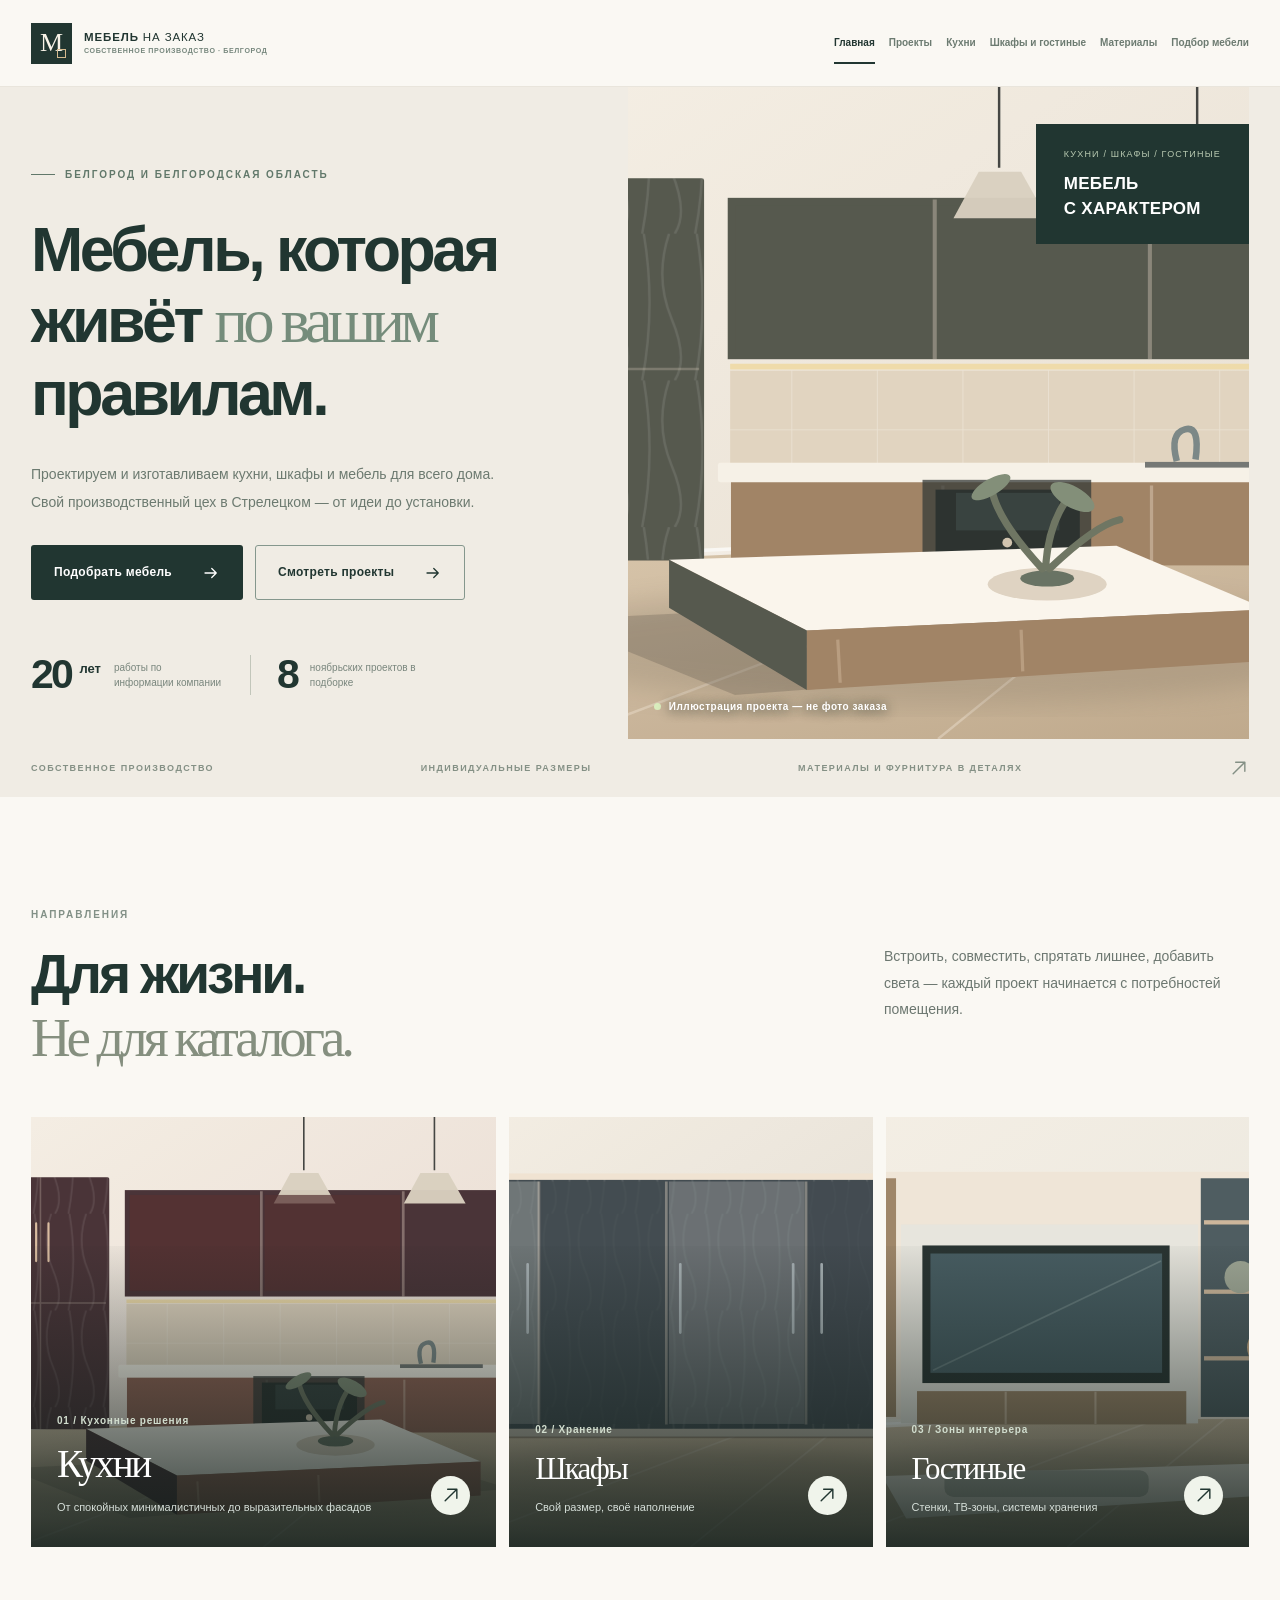
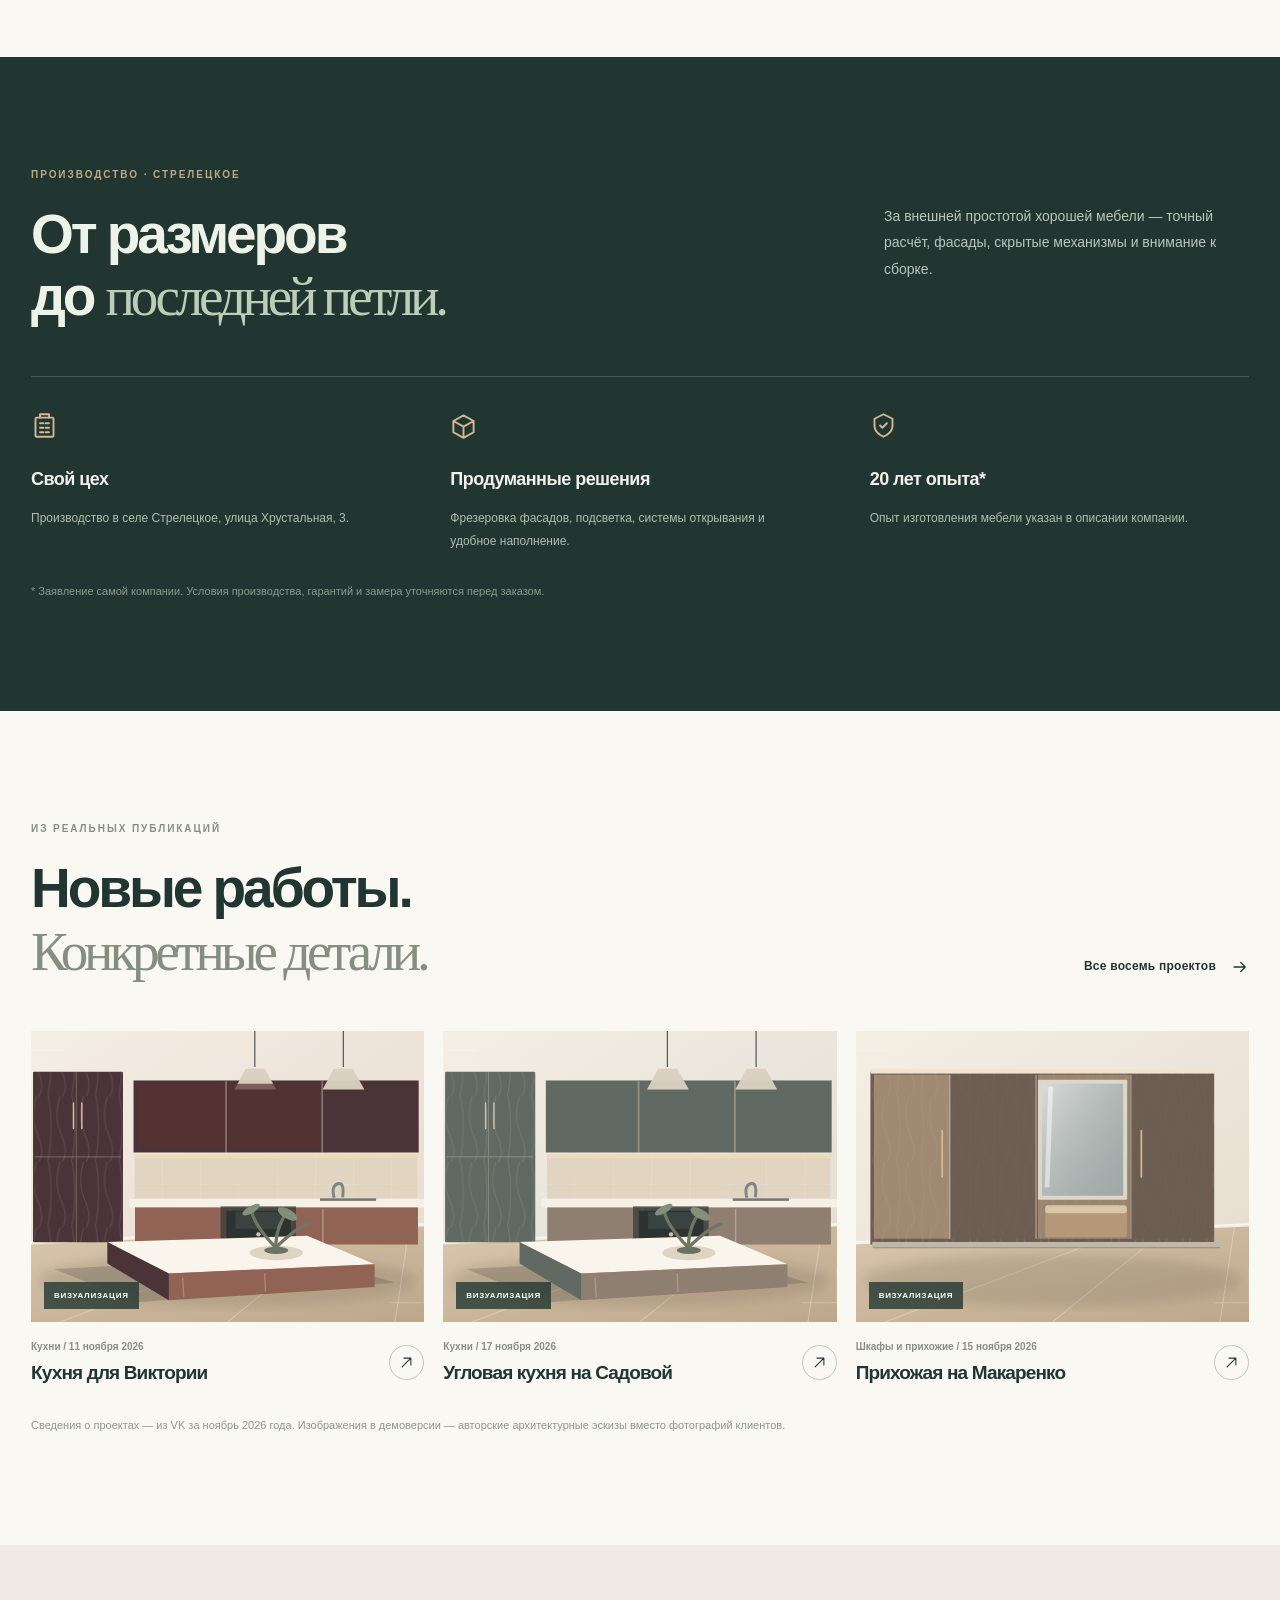
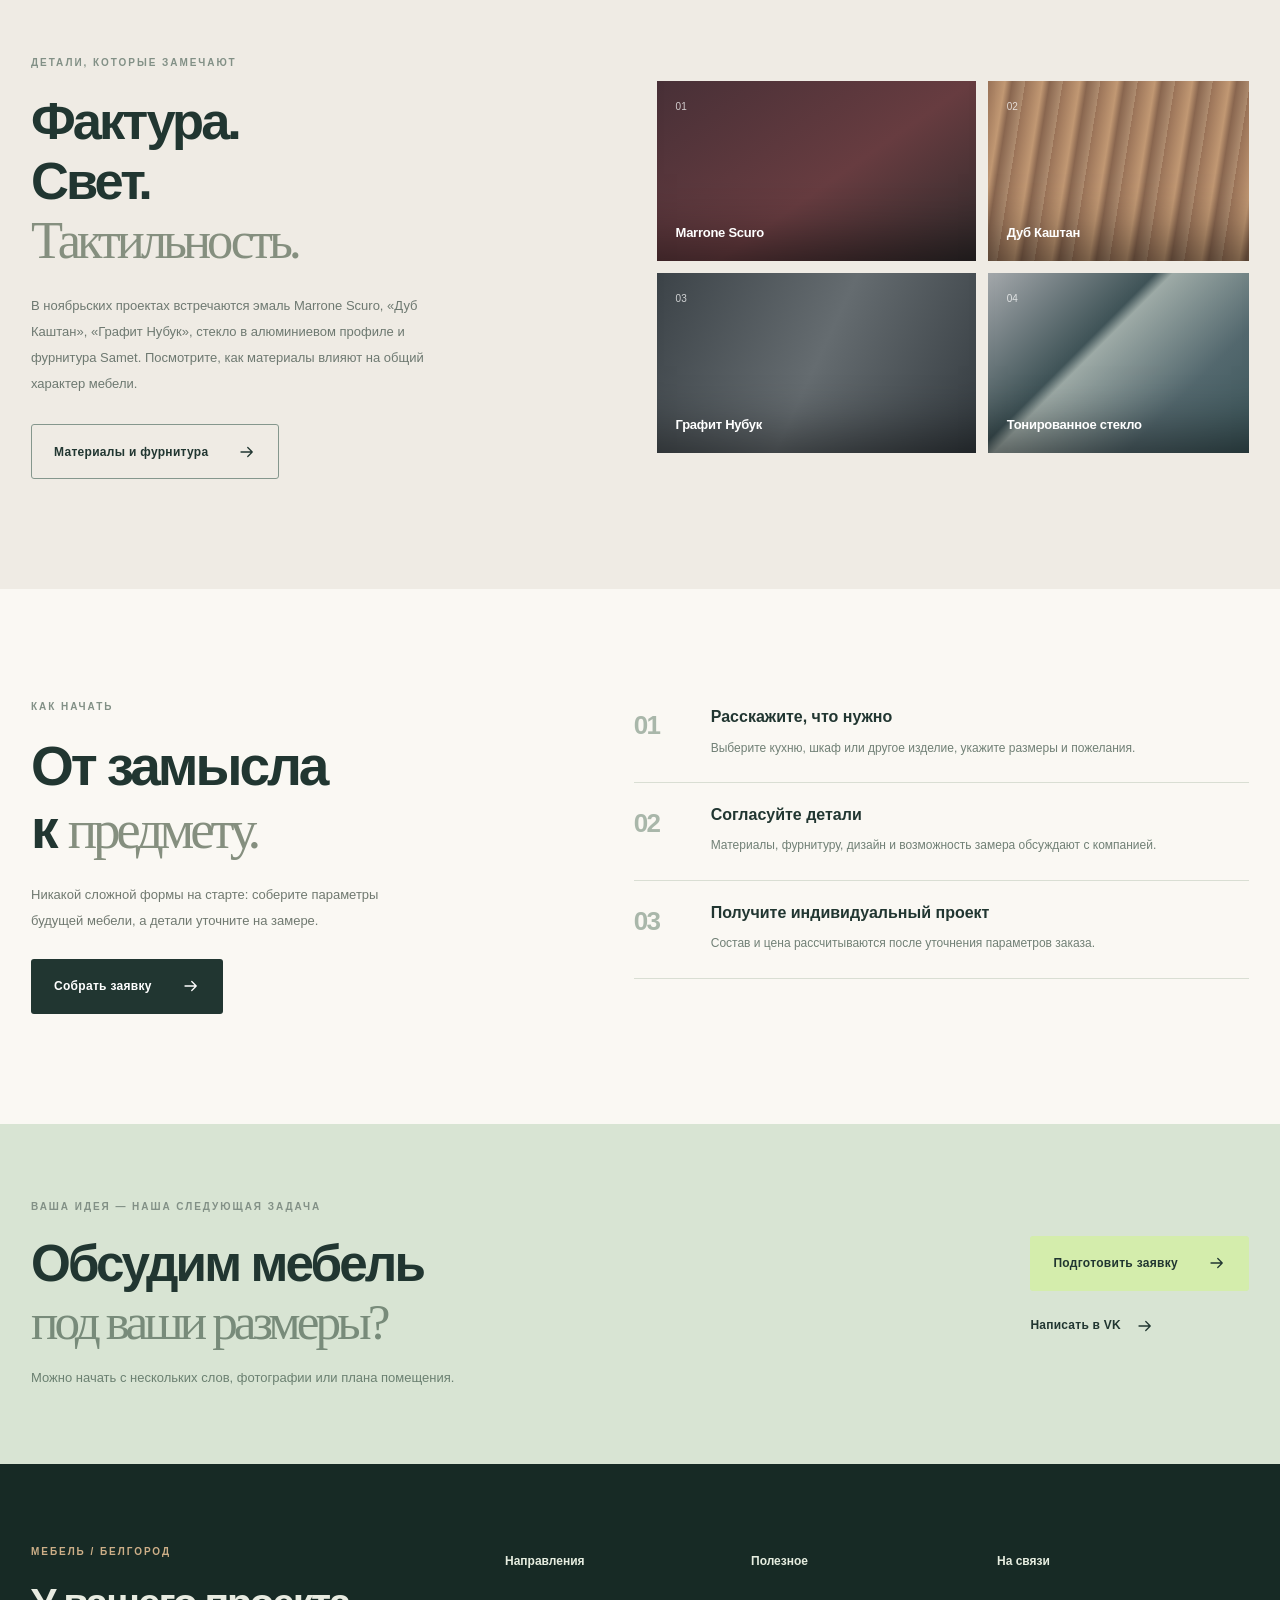
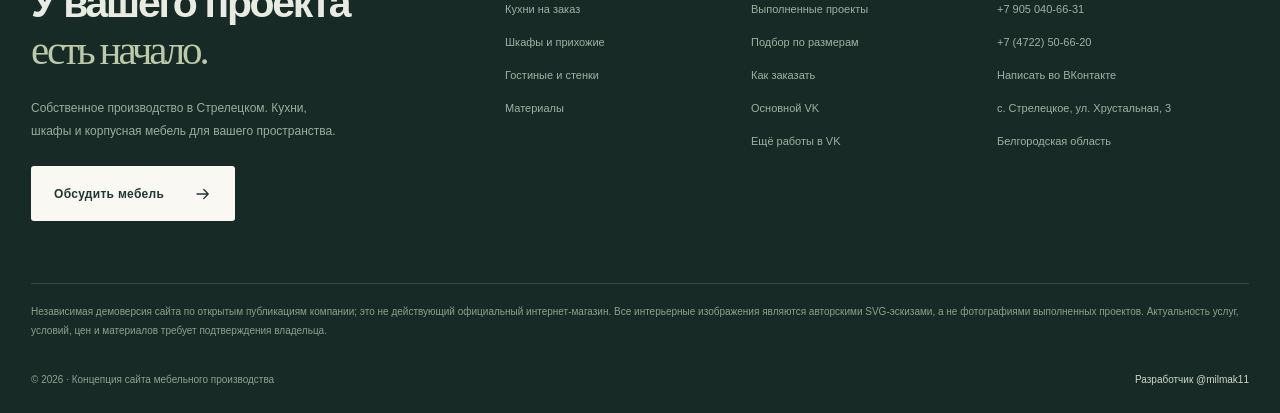
<file: preview-offline.html>
<!doctype html><html lang="ru"><head><meta charset="utf-8"><meta name="viewport" content="width=device-width, initial-scale=1"><meta name="color-scheme" content="light"><meta name="theme-color" content="#223A34"><meta name="robots" content="noindex,nofollow,noarchive"><meta name="description" content="Кухни, шкафы и корпусная мебель из собственного производства в Стрелецком. Демоверсия сайта."><title>Мебель по индивидуальным размерам — Мебель на заказ Белгород</title><link rel="icon" type="image/svg+xml" href="[data-uri]"><style>:root{--ink:#213631;--ink2:#2b413b;--char:#192925;--lime:#D4EDAC;--sand:#F5F2EB;--cream:#E9E2D6;--ivory:#FAF8F3;--gold:#CDAF88;--muted:#697770;--border:#DDDCD3;--white:#fff;--radius:9px;--container:1370px;--shadow:0 24px 70px rgba(22,36,31,.09)}
*{box-sizing:border-box}html{scroll-behavior:smooth}body{margin:0;background:var(--ivory);color:var(--ink);font-family:'Manrope',Arial,sans-serif;font-size:15px;line-height:1.65;-webkit-font-smoothing:antialiased}body.no-scroll{overflow:hidden}button,input,select,textarea{font:inherit}button{cursor:pointer}a{color:inherit;text-decoration:none}img{display:block;width:100%;max-width:100%}svg{flex-shrink:0}.ico{width:20px;height:20px;stroke-width:1.7}p,h1,h2,h3,h4{margin:0}h1,h2,h3{line-height:1.14;letter-spacing:-.056em}h1{font-size:clamp(47px,5.2vw,85px);font-weight:600}h2{font-size:clamp(39px,4.3vw,65px);font-weight:600}h3{font-size:26px;font-weight:600}h1 i,h1 em,h2 em{font-family:'Prata',Georgia,serif;font-style:normal;font-weight:400;letter-spacing:-.076em}h1 i{color:#758C7B}h2 em{color:#858F7F}section{position:relative}.wrap{width:min(var(--container),calc(100% - 96px));margin:0 auto}.section{padding:110px 0}.pt-small{padding-top:56px}.overline,.eyebrow-line{font-size:10px;font-weight:800;letter-spacing:.195em;text-transform:uppercase;line-height:1.5}.overline{display:block;color:#829086;margin-bottom:21px}.overline.gold{color:var(--gold)}.fine-note{margin-top:30px;font-size:11px;color:#8b978d;line-height:1.7}.btn{display:inline-flex;align-items:center;justify-content:space-between;gap:30px;padding:16px 22px;min-height:55px;font-size:12px;font-weight:800;line-height:1.35;letter-spacing:.025em;border-radius:3px;border:1px solid transparent;transition:transform .25s,background .25s,color .25s,border-color .25s;white-space:nowrap}.btn svg,.text-link svg,.simple-link svg{width:18px;height:18px;transition:transform .25s}.btn:hover{transform:translateY(-2px)}.btn:hover svg,.text-link:hover svg,.simple-link:hover svg{transform:translateX(5px)}.btn-primary{background:var(--ink);color:#fff}.btn-primary:hover{background:#3d564a}.btn-outline{border-color:#85978d;background:transparent;color:var(--ink)}.btn-outline:hover{border-color:var(--ink);background:#f0eee7}.btn-light{color:var(--ink);background:var(--ivory)}.btn-light:hover{background:#e6eadd}.btn-lime{background:var(--lime);color:var(--ink)}.btn-lime:hover{background:#e7f5d3}.text-link,.simple-link{display:inline-flex;align-items:center;gap:15px;font-weight:800;font-size:12px;letter-spacing:.02em;line-height:1.4}.simple-link{color:var(--lime);padding:17px 0}.text-link:hover,.simple-link:hover{opacity:.7}.section-header{display:flex;align-items:start;justify-content:space-between;gap:65px;margin-bottom:47px}.section-header>div{flex:1}.section-header>p{color:#6c7770;max-width:365px;font-size:14px;line-height:1.9;padding-top:36px}.section-header.align-bottom{align-items:end}.section-header.align-bottom .text-link{margin-bottom:8px}.section-header.light h2,.section-header.light p{color:#EDF3E9}.section-header.light h2 em{color:#BDCEB8}
/* header */
.site-head{position:sticky;top:0;z-index:50;background:rgba(250,248,243,.96);backdrop-filter:blur(18px);border-bottom:1px solid #e9e5dc;transition:box-shadow .3s}.site-head.scrolled{box-shadow:0 4px 20px #19292510}.top{height:86px;display:flex;align-items:center;gap:25px}.logo{display:flex;align-items:center;gap:12px;flex-shrink:0}.logo-square{display:grid;place-items:center;position:relative;width:41px;height:41px;background:var(--ink);color:#F8F3E8;font-size:26px;font-family:Georgia,serif;line-height:1}.logo-square i{position:absolute;bottom:6px;right:6px;width:9px;height:9px;border:1px solid #d5ba8f}.logo-words{display:flex;flex-direction:column;gap:1px}.logo-words strong{font-size:11.5px;letter-spacing:.076em;line-height:1.4;white-space:nowrap}.logo-words strong em{font-style:normal;font-weight:500}.logo-words small{font-size:7.1px;font-weight:800;letter-spacing:.085em;white-space:nowrap;color:#77887e}.desktop-nav{display:flex;align-items:center;gap:clamp(10px,1.35vw,26px);margin-left:auto}.desktop-nav a{font-size:11px;font-weight:700;color:#6c7b71;white-space:nowrap;transition:color .2s}.desktop-nav a:hover,.desktop-nav a.active{color:var(--ink)}.desktop-nav a.active{position:relative}.desktop-nav a.active:after{position:absolute;content:'';height:2px;background:var(--ink);bottom:-13px;left:0;right:0}.head-phone{padding:11px 0 11px 19px;margin-left:3px;border-left:1px solid #D2D8D2;white-space:nowrap;font-size:12px;font-weight:800}.menu-btn{display:none;background:transparent;border:0;color:var(--ink);padding:8px}.mobile-nav{display:none}
/* hero */
.hero{background:#F0ECE4;overflow:hidden}.hero-grid{min-height:650px;display:grid;grid-template-columns:49% 51%;align-items:stretch}.hero-left{padding:80px 38px 44px 0;display:flex;flex-direction:column;justify-content:center}.eyebrow-line{color:#61786a;display:inline-flex;align-items:center;gap:10px;margin-bottom:32px}.eyebrow-line b{display:inline-block;width:24px;height:1px;background:#61786a}.hero h1{font-size:clamp(46px,4.65vw,76px)}.hero-lead{max-width:470px;color:#6c7a70;font-size:14px;line-height:1.95;margin-top:32px}.hero-actions{display:flex;gap:12px;flex-wrap:wrap;margin-top:29px}.hero-actions .btn{min-width:175px}.hero-stats{display:flex;gap:26px;align-items:center;margin-top:54px}.hero-stats>div:not(.separator){display:flex;gap:13px;align-items:center}.hero-stats b{font-size:41px;letter-spacing:-.07em;line-height:1;font-weight:600}.hero-stats b sup{font-size:13px;font-weight:600;letter-spacing:0}.hero-stats span{color:#79867d;font-size:10px;line-height:1.5;max-width:110px}.hero-stats .separator{height:40px;width:1px;background:#c2c6ba}.hero-right{position:relative;min-height:650px;overflow:hidden;background:#C8C2B4}.hero-right img{width:100%;height:100%;position:absolute;inset:0;object-fit:cover;object-position:center}.hero-side-label{position:absolute;top:37px;right:0;background:var(--ink);padding:23px 28px;color:white;max-width:215px}.hero-side-label span{color:#B8C9B1;font-size:9px;letter-spacing:.13em;display:block;text-transform:uppercase;margin-bottom:10px}.hero-side-label strong{font-size:17px;line-height:1.15;letter-spacing:.015em}.hero-caption{position:absolute;bottom:24px;left:26px;color:#fff;display:flex;align-items:center;gap:8px;text-shadow:0 1px 12px #172722;letter-spacing:.05em;font-size:10px;font-weight:700}.hero-caption .dot{background:#D9EDBD;width:7px;height:7px;border-radius:50%}.hero-bottom{display:flex;align-items:center;justify-content:space-between;gap:25px;color:#849085;font-size:9px;font-weight:800;letter-spacing:.16em;padding-top:19px;padding-bottom:19px}.hero-bottom svg{width:20px}
/* directions */
.direction-grid{display:grid;grid-template-columns:1.28fr 1fr 1fr;gap:13px}.direction-card{display:block;min-height:430px;position:relative;overflow:hidden;background:#e2d6c9}.direction-card .img{position:absolute;inset:0}.direction-card img{height:100%;object-fit:cover;transition:transform .7s cubic-bezier(.23,1,.32,1)}.direction-card:hover img{transform:scale(1.035)}.direction-card:before{content:'';position:absolute;inset:30% 0 0;z-index:1;background:linear-gradient(to top,rgba(16,29,26,.88),rgba(16,29,26,.03))}.direction-copy{z-index:2;position:absolute;bottom:28px;left:26px;right:64px;color:#fff}.direction-copy small{display:block;color:#D1DDCE;font-size:10px;font-weight:800;letter-spacing:.08em;margin-bottom:13px}.direction-copy h3{font-family:'Prata',Georgia,serif;font-size:31px;font-weight:400;letter-spacing:-.055em;margin-bottom:7px}.direction-copy>span{font-size:11px;line-height:1.5;color:#d5ded8}.circle-arrow{z-index:2;position:absolute;right:26px;bottom:32px;background:#f0f4eb;width:39px;height:39px;border-radius:50%;display:grid;place-items:center;transition:transform .25s}.direction-card:hover .circle-arrow{transform:rotate(45deg)}.direction-card.wide .direction-copy h3{font-size:39px}
/* dark */
.dark-block{background:var(--ink);color:#F2F1E9}.dark-block h2 em{color:#D1DBBE}.dark-block .overline{color:#BDA987}.dark-block .section-header>p{color:#B8C7B9}.factory-grid{display:grid;grid-template-columns:repeat(3,1fr);gap:40px;padding-top:35px;border-top:1px solid #6A7A6C80}.factory-feature{display:flex;flex-direction:column;align-items:flex-start;gap:12px}.factory-feature svg{color:#D3B792;width:27px;height:27px;margin-bottom:14px}.factory-feature b{font-size:18px;font-weight:600;letter-spacing:-.03em}.factory-feature p{max-width:330px;color:#AFBEAF;font-size:12px;line-height:1.9}.light-note{color:#8B9C8B}
/* cards */
.case-grid{display:grid;grid-template-columns:repeat(3,minmax(0,1fr));column-gap:19px;row-gap:35px}.case-card{display:block;text-align:left;background:transparent;border:0;padding:0;min-width:0;color:var(--ink)}.case-photo{display:block;position:relative;overflow:hidden;background:#E9E2D9;aspect-ratio:1.35/1}.case-photo img{height:100%;width:100%;object-fit:cover;transition:transform .65s}.case-card:hover .case-photo img{transform:scale(1.035)}.art-tag{position:absolute;left:13px;bottom:13px;color:#fff;background:rgba(32,54,49,.79);backdrop-filter:blur(8px);padding:7px 10px;font-size:8px;font-weight:800;letter-spacing:.09em}.case-foot{display:flex;justify-content:space-between;align-items:center;gap:15px;padding:17px 0 0}.case-foot>span:first-child{display:block;min-width:0}.case-foot small{display:block;color:#859187;font-size:10px;font-weight:700;margin-bottom:6px}.case-foot strong{display:block;font-size:19px;font-weight:600;line-height:1.3;letter-spacing:-.045em}.round-icon{display:grid;place-items:center;min-width:35px;width:35px;height:35px;border:1px solid #BBC8BD;border-radius:50%;transition:background .2s,color .2s}.round-icon svg{width:15px;height:15px}.case-card:hover .round-icon{background:var(--ink);color:#fff}
/* textures */
.material-band{background:#EFEBE4}.material-grid{display:grid;grid-template-columns:.95fr 1.05fr;align-items:center;gap:clamp(40px,7vw,120px)}.material-copy h2{font-size:clamp(42px,4.1vw,64px)}.material-copy p{color:#6E7971;font-size:13px;line-height:2;margin:22px 0 27px;max-width:440px}.texture-layout{display:grid;grid-template-columns:1.1fr .9fr;grid-template-rows:180px 180px;gap:12px}.texture{display:flex;flex-direction:column;justify-content:space-between;padding:18px 19px;color:white;box-shadow:inset 0 -80px 60px -65px #0008;background-size:cover}.texture span{font-size:10px;opacity:.75}.texture b{font-size:13px;letter-spacing:-.02em}.texture.t1,.swatch-surface.marrone{background:linear-gradient(145deg,#483037,#673c40 55%,#302a2b)}.texture.t2,.swatch-surface.oak{background:repeating-linear-gradient(99deg,#9a7358,#c19873 17px,#89664f 24px,#ae8c6f 37px)}.texture.t3,.swatch-surface.graphite{background:linear-gradient(115deg,#3C4348,#656c70,#343b40)}.texture.t4,.swatch-surface.glass{background:linear-gradient(135deg,#a4a8ab 0%,#3f5357 38%,#9daaa6 42%,#53686e 72%,#3b5559)}
.process{display:grid;grid-template-columns:1fr 1.2fr;gap:90px}.process-intro p{max-width:375px;color:#707970;font-size:13px;line-height:2;margin:20px 0 25px}.process-steps>div{display:grid;grid-template-columns:55px 1fr;column-gap:22px;border-bottom:1px solid #D9DED3;padding:19px 0 24px}.process-steps>div:first-child{padding-top:5px}.process-steps>div>span{grid-row:span 2;font-size:26px;font-weight:600;letter-spacing:-.06em;color:#A9B7AA}.process-steps b{font-size:16px;font-weight:600}.process-steps p{font-size:12px;color:#718076;margin-top:7px;line-height:1.7}
/* CTA/footer */
.wide-cta{background:#D8E4D3;padding:75px 0}.wide-cta.green{background:#D8E4D3}.wide-cta-content{display:flex;align-items:center;justify-content:space-between;gap:50px}.wide-cta h2{font-size:clamp(40px,4vw,63px)}.wide-cta h2 em{color:#788B7A}.wide-cta p{color:#6B8071;font-size:13px;margin-top:16px}.stack-actions{display:flex;flex-direction:column;gap:9px;min-width:205px}.wide-cta .simple-link{color:var(--ink)}.footer{background:#172A25;color:#E8EBE1;padding:80px 0 24px}.foot-grid{display:grid;grid-template-columns:1.85fr .9fr .9fr 1.05fr;gap:30px;padding-bottom:62px}.foot-brand h2{font-size:clamp(36px,3.2vw,50px);line-height:1.16}.foot-brand h2 em{color:#BDCAA9}.foot-brand p{font-size:12px;line-height:1.9;color:#9CAC9E;max-width:310px;margin:22px 0 24px}.foot-links{display:flex;flex-direction:column;gap:15px;padding-top:8px}.foot-links strong{font-size:12px;margin-bottom:13px;color:#E6EDE0}.foot-links a,.foot-links span{font-size:11px;color:#A0B1A3;line-height:1.65}.foot-links a:hover{color:#fff}.disclaimer{border-top:1px solid #ffffff24;padding-top:18px;font-size:10px;color:#8DA08F;line-height:1.9}.foot-bottom{display:flex;justify-content:space-between;gap:20px;margin-top:32px;font-size:10px;color:#8FA193}.foot-bottom a{color:#CFD9C9}.foot-bottom a:hover{text-decoration:underline}
/* inner pages */
.inner-head{padding:95px 0 85px;background:#E9E9E1;overflow:hidden}.inner-head:after{content:'';position:absolute;width:530px;height:530px;border:1px solid rgba(47,73,58,.08);border-radius:50%;right:-125px;top:-210px;pointer-events:none}.inner-title-row{display:flex;gap:80px;align-items:end;justify-content:space-between}.inner-title-row h1{font-size:clamp(55px,6.4vw,90px)}.inner-title-row p{max-width:365px;color:#63736A;font-size:13px;line-height:1.95;padding-bottom:8px}.inner-title-row em{color:#819584}.filter-bar{display:flex;align-items:center;justify-content:space-between;gap:25px;margin-bottom:31px}.filter-chips{display:flex;flex-wrap:wrap;gap:8px}.filter-chip{border:1px solid #D3DAD2;background:transparent;padding:10px 18px;border-radius:2px;font-size:11px;font-weight:800;color:#62746B;transition:all .2s}.filter-chip b{font-weight:600;opacity:.7;margin-left:5px}.filter-chip.selected,.filter-chip:hover{color:white;background:var(--ink);border-color:var(--ink)}.filter-count{color:#809087;font-size:10px;font-weight:700;white-space:nowrap}.portfolio-grid{row-gap:35px}.case-card[hidden]{display:none!important}.empty-state{padding:60px;text-align:center;background:#eee}
.category-hero{background:#E8E3D9}.category-hero.alt{background:#EAEBE4}.cat-grid{display:grid;grid-template-columns:.9fr 1.1fr;min-height:550px;align-items:stretch}.cat-copy{align-self:center;padding:60px 35px 70px 0}.cat-copy h1{font-size:clamp(52px,5.6vw,80px)}.cat-copy p{color:#64766C;max-width:405px;font-size:13px;line-height:1.95;margin:29px 0 25px}.cat-art{position:relative;min-height:520px;background:#CFC7B8}.cat-art img{position:absolute;inset:0;width:100%;height:100%;object-fit:cover}.art-overlay{position:absolute;bottom:15px;left:15px;color:#E8EFE5;background:#203A34BF;padding:8px 12px;backdrop-filter:blur(6px);font-size:9px;letter-spacing:.065em}.split-head{display:grid;grid-template-columns:1fr 1fr;gap:80px}.stack-factors>div{border-top:1px solid #B7C5B638;padding:20px 0}.stack-factors b{font-weight:700;font-size:17px}.stack-factors p{font-size:12px;margin-top:8px;color:#BDCCBC;line-height:1.85}.mat-picture,.split-picture{position:relative;min-width:0;aspect-ratio:1.27}.mat-picture img,.split-picture img{height:100%;object-fit:cover}.split-section{display:grid;grid-template-columns:1.15fr .85fr;gap:90px;align-items:center}.split-copy p{font-size:13px;line-height:1.95;color:#6b786e;margin:25px 0 26px;max-width:410px}
.swatch-grid{display:grid;grid-template-columns:repeat(3,minmax(0,1fr));gap:18px}.swatch-card{background:#F1EEE8;overflow:hidden}.swatch-surface{height:225px}.swatch-surface.gray{background:linear-gradient(135deg,#aea9a0,#d5d1c8 45%,#898c87)}.swatch-surface.lightwood{background:repeating-linear-gradient(99deg,#CFC19F,#E0CDA8 13px,#BBA77F 28px,#D9CAA6 40px)}.swatch-info{padding:23px}.swatch-info small{display:block;font-size:10px;color:#96A198}.swatch-info h3{font-size:21px;margin:10px 0}.swatch-info p{font-size:11px;line-height:1.8;color:#7E8A7F}
/* Modal */
.case-modal{position:fixed;inset:0;z-index:160;display:none;align-items:center;justify-content:center;padding:28px;background:rgba(19,31,27,.72);backdrop-filter:blur(8px)}.case-modal.open{display:flex}.modal-panel{background:#F8F6F0;display:grid;grid-template-columns:1.08fr .92fr;position:relative;max-width:1050px;width:100%;max-height:min(90vh,850px);overflow:auto;box-shadow:0 20px 100px #0004}.modal-visual{min-height:490px;position:relative;background:#DED8CB}.modal-visual img{height:100%;width:100%;object-fit:cover;position:absolute;inset:0}.modal-data{padding:62px 52px 42px}.modal-data .overline{margin-bottom:13px}.modal-data h2{font-size:clamp(30px,3.1vw,44px);margin-bottom:16px}.modal-data .case-summary{font-size:13px;color:#748075;line-height:1.8}.modal-details{list-style:none;margin:22px 0 25px;padding:0}.modal-details li{padding:10px 0 10px 24px;border-bottom:1px solid #DDE1D9;position:relative;font-size:12px;color:#54655A}.modal-details li:before{content:'';position:absolute;left:0;top:18px;width:7px;height:7px;border:1px solid #8B9F8D;transform:rotate(45deg)}.modal-note{color:#8A958A;font-size:10px;line-height:1.8;margin:23px 0}.modal-close{position:absolute;right:15px;top:15px;z-index:2;width:39px;height:39px;background:#FFF;border:1px solid #E2E6DF;display:grid;place-items:center}.modal-close:hover{background:#E8EDDF}
/* contacts */
.contact-grid{display:grid;grid-template-columns:.9fr 1.1fr;gap:50px}.contact-box{padding:40px;background:#E8EDE5}.contact-box h2{font-size:45px}.big-number{display:block;font-size:clamp(23px,2.9vw,40px);font-weight:650;letter-spacing:-.055em;margin-top:30px;white-space:nowrap}.big-number:hover{text-decoration:underline}.secondary-number{display:block;color:#5E7167;margin:6px 0 27px;font-size:16px}.contact-buttons{display:flex;flex-wrap:wrap;gap:9px}.social-links{margin-top:18px}.social-links a{border-bottom:1px solid #DCE1D7;padding:18px 4px;display:grid;grid-template-columns:1fr 25px;align-items:center}.social-links a strong{font-size:14px}.social-links a span{grid-column:1;color:#79877c;font-size:11px}.social-links a svg{grid-column:2;grid-row:1/span 2}.contact-factory{background:#EEECE5}.factory-visual{height:290px;position:relative}.factory-visual img{height:100%;object-fit:cover}.factory-overlay{position:absolute;bottom:17px;left:17px;background:var(--ink);padding:10px 14px;display:flex;gap:10px;align-items:center;color:#fff;font-size:10px}.factory-overlay svg{width:16px;height:16px}.address{padding:35px}.address h3{font-size:26px;line-height:1.4}.address p{font-size:12px;color:#768479;margin:16px 0 20px;line-height:1.9}.faq-list{max-width:1000px}.faq-list details{border-bottom:1px solid #D8DFD5}.faq-list summary{list-style:none;display:flex;justify-content:space-between;align-items:center;gap:20px;cursor:pointer;padding:25px 2px;font-size:16px;font-weight:600}.faq-list summary::-webkit-details-marker{display:none}.faq-list summary svg{width:19px;height:19px;transition:transform .25s}.faq-list details[open] summary svg{transform:rotate(45deg)}.faq-list details p{font-size:12px;line-height:1.95;color:#65756A;padding:0 20px 22px 2px;max-width:780px}
/* planner */
.planner-head{background:#E9E9E1}.planner-grid{display:grid;grid-template-columns:minmax(0,1.22fr) minmax(310px,.78fr);gap:45px}.planner-main{min-width:0}.planner-intro{display:flex;justify-content:space-between;align-items:end;gap:16px;padding-bottom:18px;border-bottom:1px solid #D8DED3}.planner-intro .overline{margin-bottom:7px}.planner-intro h2{font-size:30px}.planner-hint{color:#89948B;font-size:10px;max-width:135px;text-align:right}.form-line{margin-top:20px;display:grid;gap:14px}.form-line.two{grid-template-columns:1fr 1fr}.field{display:flex;flex-direction:column;gap:8px;min-width:0}.field>span{font-size:11px;font-weight:800;color:#617267}.field input,.field textarea,.field select{width:100%;min-width:0;background:#F9F8F3;border:1px solid #D1D9D0;color:var(--ink);padding:13px 13px;font-size:12px;outline:none;border-radius:2px;transition:border-color .2s}.field input:focus,.field textarea:focus,.field select:focus{border-color:#627D67}.field textarea{resize:vertical;min-height:110px}.room-card{border:1px solid #D7DED5;background:#FBFAF7;padding:22px;margin-top:21px;position:relative}.room-head{display:flex;justify-content:space-between;align-items:center;margin-bottom:16px}.room-head strong{font-size:15px;letter-spacing:-.025em}.room-head .remove-room{background:transparent;border:0;color:#9B6358;font-size:10px;font-weight:800;padding:7px}.room-head .remove-room:hover{text-decoration:underline}.form-line.three{grid-template-columns:repeat(3,minmax(0,1fr))}.field-group{margin-top:17px}.field-group>span{display:block;color:#657669;font-size:10px;font-weight:800;margin-bottom:11px}.color-options{display:flex;gap:9px;flex-wrap:wrap}.color-opt{display:flex;align-items:center;gap:9px;background:#F6F3ED;border:1px solid transparent;padding:7px 11px 7px 7px;cursor:pointer;font-size:11px;color:#536358;transition:border-color .2s}.color-opt.selected{border-color:#637A68;background:#edf1e9}.color-dot{width:22px;height:22px;flex-shrink:0;border-radius:50%;box-shadow:inset 0 0 0 1px #0001}.multi-checks{display:flex;gap:7px;flex-wrap:wrap}.check-pill{display:flex;align-items:center;gap:6px;padding:8px 12px;background:#F4F3ED;border:1px solid #D7DDD4;font-size:10px;cursor:pointer}.check-pill input{accent-color:#285046}.check-pill:has(input:checked){border-color:#6D8C74;background:#EDF2E9}.add-room{display:flex;align-items:center;justify-content:center;gap:10px;width:100%;padding:15px;border:1px dashed #AABCAA;background:#EDF0E9;color:#294539;font-size:12px;font-weight:800;margin-top:15px;transition:background .2s}.add-room:hover{background:#e2ebdd}.add-room svg{width:17px;height:17px}.planner-extra{margin-top:38px;display:flex;flex-direction:column;gap:17px}.planner-extra .overline{margin-bottom:0}.upload-box{border:1px dashed #AABCAA;background:#F0F2EB;display:flex;flex-direction:column;align-items:center;text-align:center;padding:25px;cursor:pointer;gap:6px}.upload-box:hover{border-color:var(--ink)}.upload-box .upload-icon{color:#536F5E}.upload-box strong{font-size:12px}.upload-box small{font-size:10px;color:#89968B;line-height:1.6}.photo-thumbs{display:flex;flex-wrap:wrap;gap:10px}.thumb{position:relative;width:84px;height:77px}.thumb img{width:100%;height:100%;object-fit:cover}.thumb button{position:absolute;right:-4px;top:-4px;width:23px;height:23px;background:var(--ink);color:white;border:0;display:grid;place-items:center}.thumb button svg{width:13px;height:13px}.planner-actions{display:flex;flex-wrap:wrap;gap:12px;margin-top:27px}.planner-actions .btn{min-height:52px}.reset-link{border:0;background:transparent;color:#839084;font-size:11px;text-decoration:underline}.planner-side{min-width:0}.preview-pane{position:sticky;top:104px;background:#E9EEE7;padding:23px}.preview-top{display:flex;align-items:center;justify-content:space-between;gap:10px}.preview-top .overline{margin:0}.preview-label{font-size:9px;color:#A1AD9B;font-weight:800}.planner-preview{min-height:260px;margin:15px 0 8px;background:#e5e3d9}.planner-preview svg{display:block;width:100%;height:auto}.preview-note{font-size:10px;color:#8B988D;line-height:1.6}.preview-divider{height:1px;background:#cbd8cd;margin:20px 0}.planner-summary{display:flex;flex-direction:column;gap:13px;margin-top:13px}.summary-row{display:flex;justify-content:space-between;gap:10px;align-items:start;border-bottom:1px solid #CFDACF;padding-bottom:12px}.summary-row b{font-size:12px}.summary-row span{font-size:10px;color:#63796A;text-align:right}.tip-pane{background:#233D34;color:#fff;margin-top:14px;padding:25px}.tip-pane strong{font-size:14px}.tip-pane p{color:#B7C9B8;font-size:11px;line-height:1.8;margin:11px 0}.tip-pane a{font-size:12px;color:#DBEABE;display:inline-flex;gap:10px;align-items:center}.tip-pane a svg{width:15px;height:15px}
.toast{position:fixed;bottom:24px;right:24px;z-index:200;opacity:0;pointer-events:none;transform:translateY(15px);background:#213A30;color:white;font-size:12px;padding:15px 22px;max-width:calc(100vw - 40px);box-shadow:0 14px 42px #0003;transition:opacity .2s,transform .2s}.toast.show{opacity:1;transform:translateY(0)}
/* interaction and responsive */
@media(max-width:1370px){.wrap{width:min(var(--container),calc(100% - 62px))}.head-phone{display:none}.desktop-nav{gap:14px}.desktop-nav a{font-size:10px}.hero h1{font-size:clamp(45px,4.9vw,69px)}.hero-left{padding-right:24px}} 
@media(max-width:1060px){.desktop-nav{display:none}.head-phone{display:block;margin-left:auto}.menu-btn{display:grid;place-items:center}.mobile-nav{display:none;position:absolute;top:86px;left:0;right:0;background:#F8F7F2;border-bottom:1px solid #D6E0D8;box-shadow:0 25px 35px #0002;padding:19px max(31px,calc((100vw - var(--container))/2)) 28px}.mobile-nav.open{display:flex;flex-direction:column;gap:0}.mobile-nav a{font-size:14px;font-weight:700;padding:12px;border-bottom:1px solid #e4e9e1}.mobile-nav a.active{color:#6a9a77}.mobile-nav .mobile-call{display:flex;align-items:center;justify-content:space-between;background:var(--ink);color:#fff;margin-top:16px;border:0;padding:13px 17px}.hero-grid{min-height:580px}.hero-right{min-height:580px}.hero-left{padding-top:40px}.hero h1{font-size:clamp(44px,5.3vw,66px)}.hero-stats{margin-top:40px}.hero-side-label{padding:17px;max-width:190px}.direction-grid{gap:10px}.direction-card{min-height:370px}.direction-copy{left:18px;bottom:19px;right:46px}.direction-copy h3{font-size:26px}.direction-card.wide .direction-copy h3{font-size:31px}.circle-arrow{right:12px;bottom:22px;width:31px;height:31px}.material-grid{gap:40px}.process{gap:50px}.foot-grid{grid-template-columns:1.4fr 1fr 1fr;row-gap:34px}.foot-brand{grid-row:span 2}.contact-grid{gap:22px}.planner-grid{gap:20px}}
@media(max-width:760px){.wrap{width:calc(100% - 40px)}.top{height:69px}.site-head .head-phone{display:none}.mobile-nav{top:69px;padding:16px 20px 22px}.logo-square{width:38px;height:38px}.logo-words strong{font-size:10px}.logo-words small{font-size:6.7px}.menu-btn{margin-left:auto}.section{padding:70px 0}.inner-head{padding:65px 0 55px}.section-header{display:block;margin-bottom:34px}.section-header>p{max-width:100%;padding-top:19px}.section-header.align-bottom .text-link{margin-top:19px}.hero-grid{display:flex;flex-direction:column;min-height:0}.hero-left{padding:52px 0 49px}.hero-right{min-height:370px;margin:0 -20px}.hero-right img{object-position:center}.hero h1{font-size:clamp(45px,9vw,72px)}.hero-lead{margin-top:20px}.hero-stats{margin-top:33px}.hero-side-label{top:16px;right:16px}.hero-bottom{padding-top:18px;padding-bottom:18px;gap:15px;flex-wrap:wrap;font-size:8px}.hero-bottom span:nth-of-type(3){display:none}.direction-grid{grid-template-columns:1fr 1fr}.direction-card.wide{grid-column:span 2}.direction-card{min-height:300px}.direction-card.wide{min-height:340px}.direction-card.wide .direction-copy h3{font-size:33px}.case-grid{grid-template-columns:repeat(2,minmax(0,1fr));gap:16px;row-gap:30px}.case-foot strong{font-size:16px}.case-foot small{font-size:9px}.material-grid{grid-template-columns:1fr}.texture-layout{grid-template-rows:150px 150px}.process{grid-template-columns:1fr;gap:30px}.wide-cta{padding:50px 0}.wide-cta-content{align-items:flex-start;flex-direction:column;gap:25px}.foot-grid{grid-template-columns:repeat(2,minmax(0,1fr));row-gap:30px}.foot-brand{grid-column:span 2;grid-row:auto}.foot-brand h2{font-size:45px}.footer{padding-top:60px}.inner-title-row{display:block}.inner-title-row p{padding-top:23px}.cat-grid{display:block}.cat-copy{padding:60px 0 42px}.cat-art{min-height:400px;margin:0 -20px}.split-head{grid-template-columns:1fr;gap:40px}.swatch-grid{grid-template-columns:repeat(2,minmax(0,1fr))}.swatch-surface{height:170px}.split-section{grid-template-columns:1fr;gap:35px}.planner-grid{grid-template-columns:1fr}.planner-side{grid-row:1}.planner-side .preview-pane{position:relative;top:auto}.planner-preview{max-width:540px;margin:10px auto}.tip-pane{display:none}.contact-grid{grid-template-columns:1fr}.modal-panel{grid-template-columns:1fr;max-width:570px}.modal-visual{min-height:260px;aspect-ratio:1.5}.modal-data{padding:35px}.modal-close{top:8px;right:8px}.case-modal{padding:15px}}
@media(max-width:430px){.wrap{width:calc(100% - 30px)}.logo-square{width:36px;height:36px}.logo-words strong{font-size:9px}.logo-words small{font-size:5.9px}.top{gap:8px}.section{padding:58px 0}.hero-left{padding:43px 0 38px}.hero-right{margin:0 -15px;min-height:295px}.hero h1{font-size:clamp(41px,10.5vw,52px);letter-spacing:-.063em}.hero-lead{font-size:12px}.eyebrow-line{font-size:8px}.hero-actions{gap:9px}.hero-actions .btn{padding:13px;min-height:47px;min-width:0;font-size:10px;gap:9px;flex:1}.hero-actions .btn svg{width:15px}.hero-stats{gap:17px}.hero-stats b{font-size:33px}.hero-stats span{font-size:9px;max-width:94px}.hero-bottom{font-size:7px}.hero-side-label{padding:10px;max-width:145px}.hero-side-label span{font-size:8px}.hero-side-label strong{font-size:13px}.hero-caption{bottom:12px;left:12px;font-size:8px}.direction-grid{grid-template-columns:1fr}.direction-card.wide{grid-column:auto}.direction-card{min-height:300px}.direction-copy{left:20px;right:58px;bottom:18px}.direction-card.wide .direction-copy h3{font-size:29px}.case-grid{grid-template-columns:1fr}.case-photo{aspect-ratio:1.42}.case-foot strong{font-size:20px}.section-header h2{font-size:39px}.factory-grid{grid-template-columns:1fr;gap:28px}.factory-feature{gap:7px}.factory-feature svg{margin-bottom:4px}.material-copy h2{font-size:43px}.texture-layout{grid-template-rows:155px 155px}.foot-grid{grid-template-columns:1fr 1fr;gap:23px}.foot-grid .foot-links:last-child{grid-column:span 2}.foot-bottom{flex-direction:column}.inner-head{padding:49px 0}.inner-title-row h1{font-size:54px}.filter-bar{display:block}.filter-chips{gap:6px}.filter-chip{padding:9px 12px;font-size:10px}.filter-count{margin-top:11px}.cat-copy h1{font-size:51px}.cat-art{margin:0 -15px;min-height:270px}.swatch-grid{grid-template-columns:1fr 1fr;gap:11px}.swatch-surface{height:128px}.swatch-info{padding:12px}.swatch-info h3{font-size:15px}.swatch-info p{font-size:10px}.form-line.two,.form-line.three{grid-template-columns:1fr}.room-card{padding:15px}.planner-head .inner-title-row h1{font-size:51px}.preview-pane{padding:15px}.planner-preview{min-height:175px}.planner-intro{align-items:start}.planner-hint{font-size:9px}.planner-actions{flex-direction:column}.planner-actions .btn{width:100%}.contact-box{padding:23px}.contact-box h2{font-size:36px}.big-number{font-size:27px}.address{padding:25px}.modal-data{padding:23px}.modal-visual{min-height:215px}.modal-data h2{font-size:29px}}
@media(prefers-reduced-motion:reduce){*,*:before,*:after{animation:none!important;transition:none!important;scroll-behavior:auto!important}}</style></head><body data-page="index.html"><header class="site-head" id="site-head"><div class="wrap top"><a class="logo" href="index.html" aria-label="Мебель на заказ Белгород — главная"><span class="logo-square"><span>M</span><i></i></span><span class="logo-words"><strong>МЕБЕЛЬ <em>НА ЗАКАЗ</em></strong><small>СОБСТВЕННОЕ ПРОИЗВОДСТВО · БЕЛГОРОД</small></span></a><nav class="desktop-nav" aria-label="Навигация"><a href="index.html" class="active" aria-current=page>Главная</a><a href="projects.html" class="" >Проекты</a><a href="kitchens.html" class="" >Кухни</a><a href="storage.html" class="" >Шкафы и гостиные</a><a href="materials.html" class="" >Материалы</a><a href="planner.html" class="" >Подбор мебели</a></nav><a class="head-phone" href="tel:+79050406631">+7 905 040-66-31</a><button type="button" class="menu-btn" id="menu-btn" aria-expanded="false" aria-controls="mobile-nav" aria-label="Открыть меню"><svg class="ico" viewBox="0 0 24 24" fill="none" stroke="currentColor" stroke-width="1.65" stroke-linecap="round" stroke-linejoin="round" aria-hidden="true"><path d="M4 7h16M4 12h16M4 17h16"/></svg></button></div><nav id="mobile-nav" class="mobile-nav" aria-label="Мобильное меню"><a href="index.html" class="active" aria-current=page>Главная</a><a href="projects.html" class="" >Проекты</a><a href="kitchens.html" class="" >Кухни</a><a href="storage.html" class="" >Шкафы и гостиные</a><a href="materials.html" class="" >Материалы</a><a href="planner.html" class="" >Подбор мебели</a><a class="mobile-call" href="contacts.html">Контакты и замер <svg class="ico" viewBox="0 0 24 24" fill="none" stroke="currentColor" stroke-width="1.65" stroke-linecap="round" stroke-linejoin="round" aria-hidden="true"><path d="M4 12h15m-6-6 6 6-6 6"/></svg></a></nav></header><main><section class="hero"><div class="wrap hero-grid"><div class="hero-left"><span class="eyebrow-line"><b></b> БЕЛГОРОД И БЕЛГОРОДСКАЯ ОБЛАСТЬ</span><h1>Мебель, которая<br>живёт <i>по вашим</i><br>правилам.</h1><p class="hero-lead">Проектируем и изготавливаем кухни, шкафы и мебель для всего дома. Свой производственный цех в Стрелецком — от идеи до установки.</p><div class="hero-actions"><a class="btn btn-primary" href="planner.html">Подобрать мебель<svg class="ico" viewBox="0 0 24 24" fill="none" stroke="currentColor" stroke-width="1.65" stroke-linecap="round" stroke-linejoin="round" aria-hidden="true"><path d="M4 12h15m-6-6 6 6-6 6"/></svg></a><a class="btn btn-outline" href="projects.html">Смотреть проекты<svg class="ico" viewBox="0 0 24 24" fill="none" stroke="currentColor" stroke-width="1.65" stroke-linecap="round" stroke-linejoin="round" aria-hidden="true"><path d="M4 12h15m-6-6 6 6-6 6"/></svg></a></div><div class="hero-stats"><div><b>20 <sup>лет</sup></b><span>работы по информации компании</span></div><div class="separator"></div><div><b>8</b><span>ноябрьских проектов в подборке</span></div></div></div><div class="hero-right"><img src="[data-uri]" loading="eager" alt="Интерьерный эскиз просторной кухни с островом" ><div class="hero-side-label"><span>Кухни / шкафы / гостиные</span><strong>МЕБЕЛЬ<br>С ХАРАКТЕРОМ</strong></div><div class="hero-caption"><span class="dot"></span> Иллюстрация проекта — не фото заказа</div></div></div><div class="hero-bottom wrap"><span>СОБСТВЕННОЕ ПРОИЗВОДСТВО</span><span>ИНДИВИДУАЛЬНЫЕ РАЗМЕРЫ</span><span>МАТЕРИАЛЫ И ФУРНИТУРА В ДЕТАЛЯХ</span><svg class="ico" viewBox="0 0 24 24" fill="none" stroke="currentColor" stroke-width="1.65" stroke-linecap="round" stroke-linejoin="round" aria-hidden="true"><path d="M5 19 19 5M8 5h11v11"/></svg></div></section>
<section class="section"><div class="wrap"><div class="section-header"><div><span class="overline">НАПРАВЛЕНИЯ</span><h2>Для жизни.<br><em>Не для каталога.</em></h2></div><p>Встроить, совместить, спрятать лишнее, добавить света — каждый проект начинается с потребностей помещения.</p></div><div class="direction-grid"><a class="direction-card wide" href="kitchens.html"><div class="img"><img src="[data-uri]" loading="eager" alt="Авторская визуализация интерьера, не фотография выполненного заказа" ></div><div class="direction-copy"><small>01 / Кухонные решения</small><h3>Кухни</h3><span>От спокойных минималистичных до выразительных фасадов</span></div><span class="circle-arrow"><svg class="ico" viewBox="0 0 24 24" fill="none" stroke="currentColor" stroke-width="1.65" stroke-linecap="round" stroke-linejoin="round" aria-hidden="true"><path d="M5 19 19 5M8 5h11v11"/></svg></span></a><a class="direction-card" href="storage.html"><div class="img"><img src="[data-uri]" loading="eager" alt="Авторская визуализация интерьера, не фотография выполненного заказа" ></div><div class="direction-copy"><small>02 / Хранение</small><h3>Шкафы</h3><span>Свой размер, своё наполнение</span></div><span class="circle-arrow"><svg class="ico" viewBox="0 0 24 24" fill="none" stroke="currentColor" stroke-width="1.65" stroke-linecap="round" stroke-linejoin="round" aria-hidden="true"><path d="M5 19 19 5M8 5h11v11"/></svg></span></a><a class="direction-card" href="storage.html#living"><div class="img"><img src="[data-uri]" loading="eager" alt="Авторская визуализация интерьера, не фотография выполненного заказа" ></div><div class="direction-copy"><small>03 / Зоны интерьера</small><h3>Гостиные</h3><span>Стенки, ТВ-зоны, системы хранения</span></div><span class="circle-arrow"><svg class="ico" viewBox="0 0 24 24" fill="none" stroke="currentColor" stroke-width="1.65" stroke-linecap="round" stroke-linejoin="round" aria-hidden="true"><path d="M5 19 19 5M8 5h11v11"/></svg></span></a></div></div></section>
<section class="section dark-block"><div class="wrap"><div class="section-header light"><div><span class="overline gold">ПРОИЗВОДСТВО · СТРЕЛЕЦКОЕ</span><h2>От размеров<br>до <em>последней петли.</em></h2></div><p>За внешней простотой хорошей мебели — точный расчёт, фасады, скрытые механизмы и внимание к сборке.</p></div><div class="factory-grid"><div class="factory-feature"><svg class="ico" viewBox="0 0 24 24" fill="none" stroke="currentColor" stroke-width="1.65" stroke-linecap="round" stroke-linejoin="round" aria-hidden="true"><rect x="4" y="5" width="16" height="17" rx="1"/><path d="M8 5V2h8v3M8 10h3m2 0h3M8 14h3m2 0h3M8 18h3m2 0h3"/></svg><b>Свой цех</b><p>Производство в селе Стрелецкое, улица Хрустальная, 3.</p></div><div class="factory-feature"><svg class="ico" viewBox="0 0 24 24" fill="none" stroke="currentColor" stroke-width="1.65" stroke-linecap="round" stroke-linejoin="round" aria-hidden="true"><path d="M3 8 12 3l9 5v10l-9 5-9-5V8ZM3 8l9 5 9-5M12 13v10"/></svg><b>Продуманные решения</b><p>Фрезеровка фасадов, подсветка, системы открывания и удобное наполнение.</p></div><div class="factory-feature"><svg class="ico" viewBox="0 0 24 24" fill="none" stroke="currentColor" stroke-width="1.65" stroke-linecap="round" stroke-linejoin="round" aria-hidden="true"><path d="M12 2 4 6v6c0 5 3.5 8 8 10 4.5-2 8-5 8-10V6Z"/><path d="m9 12 2 2 4-4"/></svg><b>20 лет опыта*</b><p>Опыт изготовления мебели указан в описании компании.</p></div></div><p class="fine-note light-note">* Заявление самой компании. Условия производства, гарантий и замера уточняются перед заказом.</p></div></section>
<section class="section"><div class="wrap"><div class="section-header align-bottom"><div><span class="overline">ИЗ РЕАЛЬНЫХ ПУБЛИКАЦИЙ</span><h2>Новые работы.<br><em>Конкретные детали.</em></h2></div><a class="text-link" href="projects.html">Все восемь проектов<svg class="ico" viewBox="0 0 24 24" fill="none" stroke="currentColor" stroke-width="1.65" stroke-linecap="round" stroke-linejoin="round" aria-hidden="true"><path d="M4 12h15m-6-6 6 6-6 6"/></svg></a></div><div class="case-grid"><button type="button" class="case-card regular" data-open-case="victoria" aria-label="Подробнее о проекте Кухня для Виктории"><span class="case-photo"><img src="[data-uri]" loading="eager" alt="Авторская визуализация интерьера, не фотография выполненного заказа" ><span class="art-tag">ВИЗУАЛИЗАЦИЯ</span></span><span class="case-foot"><span><small>Кухни / 11 ноября 2026</small><strong>Кухня для Виктории</strong></span><span class="round-icon"><svg class="ico" viewBox="0 0 24 24" fill="none" stroke="currentColor" stroke-width="1.65" stroke-linecap="round" stroke-linejoin="round" aria-hidden="true"><path d="M5 19 19 5M8 5h11v11"/></svg></span></span></button><button type="button" class="case-card regular" data-open-case="sadovaya" aria-label="Подробнее о проекте Угловая кухня на Садовой"><span class="case-photo"><img src="[data-uri]" loading="eager" alt="Авторская визуализация интерьера, не фотография выполненного заказа" ><span class="art-tag">ВИЗУАЛИЗАЦИЯ</span></span><span class="case-foot"><span><small>Кухни / 17 ноября 2026</small><strong>Угловая кухня на Садовой</strong></span><span class="round-icon"><svg class="ico" viewBox="0 0 24 24" fill="none" stroke="currentColor" stroke-width="1.65" stroke-linecap="round" stroke-linejoin="round" aria-hidden="true"><path d="M5 19 19 5M8 5h11v11"/></svg></span></span></button><button type="button" class="case-card regular" data-open-case="macarenko" aria-label="Подробнее о проекте Прихожая на Макаренко"><span class="case-photo"><img src="[data-uri]" loading="eager" alt="Авторская визуализация интерьера, не фотография выполненного заказа" ><span class="art-tag">ВИЗУАЛИЗАЦИЯ</span></span><span class="case-foot"><span><small>Шкафы и прихожие / 15 ноября 2026</small><strong>Прихожая на Макаренко</strong></span><span class="round-icon"><svg class="ico" viewBox="0 0 24 24" fill="none" stroke="currentColor" stroke-width="1.65" stroke-linecap="round" stroke-linejoin="round" aria-hidden="true"><path d="M5 19 19 5M8 5h11v11"/></svg></span></span></button></div><p class="fine-note">Сведения о проектах — из VK за ноябрь 2026 года. Изображения в демоверсии — авторские архитектурные эскизы вместо фотографий клиентов.</p></div></section>
<section class="section material-band"><div class="wrap material-grid"><div class="material-copy"><span class="overline">ДЕТАЛИ, КОТОРЫЕ ЗАМЕЧАЮТ</span><h2>Фактура.<br>Свет.<br><em>Тактильность.</em></h2><p>В ноябрьских проектах встречаются эмаль Marrone Scuro, «Дуб Каштан», «Графит Нубук», стекло в алюминиевом профиле и фурнитура Samet. Посмотрите, как материалы влияют на общий характер мебели.</p><a class="btn btn-outline" href="materials.html">Материалы и фурнитура<svg class="ico" viewBox="0 0 24 24" fill="none" stroke="currentColor" stroke-width="1.65" stroke-linecap="round" stroke-linejoin="round" aria-hidden="true"><path d="M4 12h15m-6-6 6 6-6 6"/></svg></a></div><div class="texture-layout"><div class="texture t1"><span>01</span><b>Marrone Scuro</b></div><div class="texture t2"><span>02</span><b>Дуб Каштан</b></div><div class="texture t3"><span>03</span><b>Графит Нубук</b></div><div class="texture t4"><span>04</span><b>Тонированное стекло</b></div></div></div></section>
<section class="section"><div class="wrap process"><div class="process-intro"><span class="overline">КАК НАЧАТЬ</span><h2>От замысла<br>к <em>предмету.</em></h2><p>Никакой сложной формы на старте: соберите параметры будущей мебели, а детали уточните на замере.</p><a class="btn btn-primary" href="planner.html">Собрать заявку<svg class="ico" viewBox="0 0 24 24" fill="none" stroke="currentColor" stroke-width="1.65" stroke-linecap="round" stroke-linejoin="round" aria-hidden="true"><path d="M4 12h15m-6-6 6 6-6 6"/></svg></a></div><div class="process-steps"><div><span>01</span><b>Расскажите, что нужно</b><p>Выберите кухню, шкаф или другое изделие, укажите размеры и пожелания.</p></div><div><span>02</span><b>Согласуйте детали</b><p>Материалы, фурнитуру, дизайн и возможность замера обсуждают с компанией.</p></div><div><span>03</span><b>Получите индивидуальный проект</b><p>Состав и цена рассчитываются после уточнения параметров заказа.</p></div></div></div></section><section class="wide-cta green"><div class="wrap wide-cta-content"><div><span class="overline">ВАША ИДЕЯ — НАША СЛЕДУЮЩАЯ ЗАДАЧА</span><h2>Обсудим мебель<br><em>под ваши размеры?</em></h2><p>Можно начать с нескольких слов, фотографии или плана помещения.</p></div><div class="stack-actions"><a class="btn btn-lime" href="planner.html">Подготовить заявку<svg class="ico" viewBox="0 0 24 24" fill="none" stroke="currentColor" stroke-width="1.65" stroke-linecap="round" stroke-linejoin="round" aria-hidden="true"><path d="M4 12h15m-6-6 6 6-6 6"/></svg></a><a class="simple-link" href="https://vk.me/mebelden_bel">Написать в VK<svg class="ico" viewBox="0 0 24 24" fill="none" stroke="currentColor" stroke-width="1.65" stroke-linecap="round" stroke-linejoin="round" aria-hidden="true"><path d="M4 12h15m-6-6 6 6-6 6"/></svg></a></div></div></section></main><footer class="footer"><div class="wrap"><div class="foot-grid"><div class="foot-brand"><span class="overline gold">МЕБЕЛЬ / БЕЛГОРОД</span><h2>У вашего проекта<br><em>есть начало.</em></h2><p>Собственное производство в Стрелецком. Кухни, шкафы и корпусная мебель для вашего пространства.</p><a class="btn btn-light" href="planner.html">Обсудить мебель<svg class="ico" viewBox="0 0 24 24" fill="none" stroke="currentColor" stroke-width="1.65" stroke-linecap="round" stroke-linejoin="round" aria-hidden="true"><path d="M4 12h15m-6-6 6 6-6 6"/></svg></a></div><div class="foot-links"><strong>Направления</strong><a href="kitchens.html">Кухни на заказ</a><a href="storage.html">Шкафы и прихожие</a><a href="storage.html#living">Гостиные и стенки</a><a href="materials.html">Материалы</a></div><div class="foot-links"><strong>Полезное</strong><a href="projects.html">Выполненные проекты</a><a href="planner.html">Подбор по размерам</a><a href="contacts.html">Как заказать</a><a href="https://vk.com/mebelden_bel" target="_blank" rel="noopener noreferrer">Основной VK</a><a href="https://vk.com/mebelryadom31" target="_blank" rel="noopener noreferrer">Ещё работы в VK</a></div><div class="foot-links"><strong>На связи</strong><a href="tel:+79050406631">+7 905 040-66-31</a><a href="tel:+74722506620">+7 (4722) 50-66-20</a><a href="https://vk.me/mebelden_bel" target="_blank" rel="noopener noreferrer">Написать во ВКонтакте</a><span>с. Стрелецкое, ул. Хрустальная, 3</span><span>Белгородская область</span></div></div><div class="disclaimer">Независимая демоверсия сайта по открытым публикациям компании; это не действующий официальный интернет-магазин. Все интерьерные изображения являются авторскими SVG-эскизами, а не фотографиями выполненных проектов. Актуальность услуг, условий, цен и материалов требует подтверждения владельца.</div><div class="foot-bottom"><span>© 2026 · Концепция сайта мебельного производства</span><a href="https://t.me/milmak11" target="_blank" rel="noopener noreferrer">Разработчик @milmak11</a></div></div></footer><div class="toast" id="toast" role="status" aria-live="polite"></div><script>'use strict';
const PROJECTS=[{"id":"victoria","title":"Кухня для Виктории","type":"kitchen","typeName":"Кухни","date":"11 ноября 2026","where":"Белгородская область","scene":"kitchen-victoria","summary":"Эмаль Marrone Scuro, фрезеровка «Вельвет», чёрный профиль Gola — выразительная кухня с продуманной фурнитурой.","details":["ЛДСП «Дуб Термо» чёрно-коричневый","Фрезеровка «Вельвет» и эмаль Marrone Scuro","Столешница и фартук «Дуб Каштан»","Профиль Gola чёрный, подсветка","Петли Samet, Push to Open, газлифты","Ящики скрытого монтажа 440 мм"]},{"id":"sadovaya","title":"Угловая кухня на Садовой","type":"kitchen","typeName":"Кухни","date":"17 ноября 2026","where":"Улица Садовая","scene":"kitchen-sadovaya","summary":"Серые спокойные фасады и выразительная отделка под камень. В проекте использованы скрытые ящики.","details":["ЛДСП «Ангора серая»","Столешница и фартук «Лавант»","Петли Samet","Ящики скрытого монтажа"]},{"id":"macarenko","title":"Прихожая на Макаренко","type":"storage","typeName":"Шкафы и прихожие","date":"15 ноября 2026","where":"Улица Макаренко","scene":"entry-makarenko","summary":"Вместительный шкаф, рейки, зеркало и банкетка — функциональная входная зона.","details":["Большой шкаф и системы хранения","Декоративные рейки и зеркало","Банкетка","Скрытая гладильная доска"]},{"id":"razumnoe","title":"Кухня в Разумном","type":"kitchen","typeName":"Кухни","date":"13 ноября 2026","where":"Посёлок Разумное","scene":"kitchen-razumnoe","summary":"Верхние фасады из тонированного стекла в алюминиевых рамках и мягкая подсветка.","details":["Тонированное стекло в верхних фасадах","Алюминиевые рамки","Подсветка рабочей зоны"]},{"id":"southwest","title":"Стенка в Юго-Западном","type":"living","typeName":"Гостиные","date":"9 ноября 2026","where":"Микрорайон Юго-Западный","scene":"living-southwest","summary":"Сочетание спокойного серого МДФ и светлого дерева в зоне хранения для гостиной.","details":["МДФ «Туман»","ЛДСП «Дуб Барония светлый»","Скрытые ящики","Подсветка"]},{"id":"streletskoe","title":"Шкафы в Стрелецком","type":"storage","typeName":"Шкафы и прихожие","date":"7 ноября 2026","where":"Село Стрелецкое","scene":"wardrobe-streletskoe","summary":"Контрастный графит, фактурная фрезеровка «Волна» и открывание без обычных ручек.","details":["ЛДСП «Антрацит / Диамант серый»","МДФ в плёнке «Графит Нубук»","Фрезеровка «Волна»","Система Push to Open","Петли Samet, скрытые ящики"]},{"id":"olga","title":"Кухня для Ольги","type":"kitchen","typeName":"Кухни","date":"12 ноября 2026","where":"Белгородская область","scene":"kitchen-olga","summary":"Готовая кухня опубликована во втором сообществе производства. Подробные материалы требуют уточнения.","details":["Публикация о выполненной кухне во втором сообществе","Конкретные материалы, размеры и комплектацию необходимо уточнить"]},{"id":"entry-14","title":"Прихожая в Стрелецком","type":"storage","typeName":"Шкафы и прихожие","date":"14 ноября 2026","where":"Село Стрелецкое","scene":"entry-streletskoe","summary":"Ещё один готовый проект из публикаций второго сообщества. Иллюстрация показывает идею, не фактический интерьер.","details":["Реализованная прихожая из публикации второго сообщества","Технические характеристики и стоимость не подтверждены"]}];
const $=(s,root=document)=>root.querySelector(s);
const $$=(s,root=document)=>Array.from(root.querySelectorAll(s));
const icon=(name='arrow')=>({arrow:'<path d="M4 12h15m-6-6 6 6-6 6"/>',close:'<path d="M5 5 19 19M19 5 5 19"/>',plus:'<path d="M12 5v14M5 12h14"/>',menu:'<path d="M4 7h16M4 12h16M4 17h16"/>'})[name];
const svg=(shape)=>`<svg viewBox="0 0 24 24" fill="none" stroke="currentColor" stroke-width="1.8" stroke-linecap="round" stroke-linejoin="round" aria-hidden="true">${icon(shape)}</svg>`;
const clean=(value)=>String(value??'').replace(/[&<>"']/g,c=>({'&':'&amp;','<':'&lt;','>':'&gt;','"':'&quot;',"'":'&#39;'}[c]));
let toastTimer;
function toast(msg){const t=$('#toast');if(!t)return;t.textContent=msg;t.classList.add('show');clearTimeout(toastTimer);toastTimer=setTimeout(()=>t.classList.remove('show'),2800)}
async function copyText(txt){try{if(navigator.clipboard&&window.isSecureContext){await navigator.clipboard.writeText(txt);toast('Заявка скопирована');return true}}catch(e){}const textarea=document.createElement('textarea');textarea.value=txt;textarea.style.cssText='position:fixed;top:-1000px;left:-1000px;opacity:0';document.body.append(textarea);textarea.select();try{const ok=document.execCommand('copy');if(ok){toast('Заявка скопирована');return true}}catch(e){}finally{textarea.remove()}toast('Не удалось скопировать автоматически. Выделите текст заявки вручную.');return false}
(function nav(){const btn=$('#menu-btn'),nav=$('#mobile-nav');if(!btn||!nav)return;btn.addEventListener('click',()=>{const open=!nav.classList.contains('open');nav.classList.toggle('open',open);btn.setAttribute('aria-expanded',String(open));btn.setAttribute('aria-label',open?'Закрыть меню':'Открыть меню');btn.innerHTML=svg(open?'close':'menu')});nav.addEventListener('click',event=>{if(event.target.closest('a')){nav.classList.remove('open');btn.setAttribute('aria-expanded','false')}});document.addEventListener('click',event=>{if(!event.composedPath().includes(btn)&&!event.target.closest('.site-head')&&nav.classList.contains('open')){nav.classList.remove('open');btn.setAttribute('aria-expanded','false')}});window.addEventListener('scroll',()=>$('.site-head')?.classList.toggle('scrolled',scrollY>30),{passive:true})})();
(function cases(){const cards=$$('[data-open-case]');if(!cards.length)return;const modal=document.createElement('div');modal.className='case-modal';modal.id='case-modal';modal.setAttribute('role','dialog');modal.setAttribute('aria-modal','true');modal.setAttribute('aria-label','Подробности выполненного проекта');document.body.appendChild(modal);let prevFocus=null;function close(){modal.classList.remove('open');modal.innerHTML='';document.body.classList.remove('no-scroll');if(prevFocus&&prevFocus.focus)prevFocus.focus();if(new URLSearchParams(location.search).has('case')){history.replaceState(null,'',location.pathname)}}function open(id){const item=PROJECTS.find(p=>p.id===id);if(!item)return;prevFocus=document.activeElement;modal.innerHTML=`<div class="modal-panel"><button type="button" class="modal-close" aria-label="Закрыть">${svg('close')}</button><div class="modal-visual"><img loading="eager" src="assets/scenes/${item.scene}.svg" alt="Демонстрационная интерьерная иллюстрация"/><span class="art-overlay">Иллюстрация · не фото проекта</span></div><div class="modal-data"><span class="overline">${clean(item.typeName)} / ${clean(item.date)}</span><h2>${clean(item.title)}</h2><p class="case-summary">${clean(item.summary)}</p><ul class="modal-details">${item.details.map(d=>`<li>${clean(d)}</li>`).join('')}</ul><p class="modal-note">Местоположение: ${clean(item.where)}. Сведения из публикаций компании. Изображение демонстрационное, фото и точные технические условия требуют согласования.</p><a class="btn btn-primary" href="planner.html?type=${item.type==='kitchen'?'kitchen':item.type==='living'?'living':'storage'}">Обсудить похожий проект ${svg('arrow')}</a></div></div>`;modal.classList.add('open');document.body.classList.add('no-scroll');modal.querySelector('.modal-close').addEventListener('click',close);modal.querySelector('.modal-close').focus()}
 cards.forEach(el=>el.addEventListener('click',()=>open(el.dataset.openCase)));
 modal.addEventListener('click',ev=>{if(ev.target===modal)close()});document.addEventListener('keydown',ev=>{if(ev.key==='Escape'&&modal.classList.contains('open'))close();if(ev.key==='Tab'&&modal.classList.contains('open')){const elems=$$('button,a,input,[tabindex]:not([tabindex="-1"])',modal);const first=elems[0],last=elems.at(-1);if(ev.shiftKey&&document.activeElement===first){ev.preventDefault();last?.focus()}else if(!ev.shiftKey&&document.activeElement===last){ev.preventDefault();first?.focus()}}});
 const params=new URLSearchParams(location.search);if(params.has('case')){setTimeout(()=>open(params.get('case')),180)}
 const chips=$$('[data-filter]');const count=$('#filter-count');if(chips.length){chips.forEach(chip=>chip.addEventListener('click',()=>{const cat=chip.dataset.filter;chips.forEach(c=>{c.classList.toggle('selected',c===chip);c.setAttribute('aria-pressed',String(c===chip))});let n=0;cards.forEach(el=>{const p=PROJECTS.find(x=>x.id===el.dataset.openCase);const show=cat==='all'||p?.type===cat;el.hidden=!show;if(show)n++});if(count)count.textContent=`Показано: ${n}`;const empty=$('#portfolio-empty');if(empty)empty.hidden=n>0}));chips[0]?.setAttribute('aria-pressed','true')}})();

(function planner(){if(document.body.dataset.page!=='planner.html')return;
const types=[['kitchen','Кухня'],['storage','Шкаф / гардеробная'],['hall','Прихожая'],['living','Стенка / гостиная'],['desk','Рабочая зона'],['other','Другое']];
const colors=[['ivory','Светлый','#DBD2C1'],['oak','Дуб','#AF8B6A'],['graphite','Графит','#465356'],['sage','Шалфей','#768978']];
const extras=[['light','Подсветка'],['drawers','Выдвижные ящики'],['glass','Стеклянные фасады'],['handleless','Без ручек']];
const storeKey='mebelden_planner_demo_v1';
const newRoom=(type='kitchen')=>({id:Date.now()+Math.round(Math.random()*100000),type,w:300,h:260,d:60,color:'oak',material:'Помогите подобрать',extras:['drawers']});
let state={location:'Белгород',when:'Пока выбираю варианты',notes:'',contact:'Сообщения ВКонтакте',rooms:[newRoom()]};
try{const saved=JSON.parse(localStorage.getItem(storeKey)||'null');if(saved&&Array.isArray(saved.rooms)&&saved.rooms.length&&saved.rooms.length<12)state={...state,...saved};}catch(e){}
function hadSavedDraft(){try{return Boolean(localStorage.getItem(storeKey))}catch(e){return false}}
const params=new URLSearchParams(location.search);if(params.has('type')&&!hadSavedDraft()){const t=params.get('type');if(types.some(x=>x[0]===t))state.rooms[0].type=t}
const roomList=$('#room-list'),summary=$('#planner-summary'),preview=$('#planner-preview');
const fields=[['location','#plan-location'],['when','#plan-when'],['notes','#plan-notes'],['contact','#plan-contact']];
fields.forEach(([key,sel])=>{const el=$(sel);if(!el)return;el.value=state[key];el.addEventListener(el.tagName==='TEXTAREA'?'input':'change',()=>{state[key]=el.value;update()})});
function persist(){try{localStorage.setItem(storeKey,JSON.stringify(state))}catch(e){}}
function roomName(room){return types.find(x=>x[0]===room.type)?.[1]||'Мебель'}
function colorName(room){return colors.find(x=>x[0]===room.color)?.[1]||'Цвет уточним'}
function roomHtml(room,i){return `<div class="room-card" data-room="${room.id}"><div class="room-head"><strong>${String(i+1).padStart(2,'0')} / Помещение</strong>${state.rooms.length>1?`<button type="button" data-remove="${room.id}" class="remove-room">Удалить помещение</button>`:''}</div><div class="form-line two"><label class="field"><span>Что изготавливаем</span><select data-k="type" data-room-id="${room.id}">${types.map(([v,n])=>`<option value="${v}" ${room.type===v?'selected':''}>${n}</option>`).join('')}</select></label><label class="field"><span>Материал / отделка</span><select data-k="material" data-room-id="${room.id}">${['Помогите подобрать','ЛДСП','МДФ в плёнке','МДФ в эмали','Стекло + МДФ','Обсудим на замере'].map(v=>`<option ${room.material===v?'selected':''}>${v}</option>`).join('')}</select></label></div><div class="form-line three"><label class="field"><span>Ширина, см</span><input data-k="w" data-room-id="${room.id}" inputmode="numeric" type="number" min="30" max="1200" value="${room.w}"></label><label class="field"><span>Высота, см</span><input data-k="h" data-room-id="${room.id}" inputmode="numeric" type="number" min="30" max="400" value="${room.h}"></label><label class="field"><span>Глубина, см</span><input data-k="d" data-room-id="${room.id}" inputmode="numeric" type="number" min="20" max="150" value="${room.d}"></label></div><div class="field-group"><span>Предпочтительный цвет</span><div class="color-options">${colors.map(([v,l,hex])=>`<button class="color-opt ${room.color===v?'selected':''}" data-color="${v}" data-room-id="${room.id}" type="button" aria-pressed="${room.color===v}"><i class="color-dot" style="background:${hex}"></i>${l}</button>`).join('')}</div></div><div class="field-group"><span>Дополнительные элементы</span><div class="multi-checks">${extras.map(([v,l])=>`<label class="check-pill"><input type="checkbox" data-extra="${v}" data-room-id="${room.id}" ${room.extras.includes(v)?'checked':''}><span>${l}</span></label>`).join('')}</div></div></div>`}
function renderRooms(){roomList.innerHTML=state.rooms.map(roomHtml).join('')}
function createIllustration(){const room=state.rooms[0];if(!room)return '';const mainColor=colors.find(x=>x[0]===room.color)?.[2]||'#AF8B6A';const cabinet=mainColor;const isKitchen=room.type==='kitchen';const isDesk=room.type==='desk';const extraLight=room.extras.includes('light');const isGlass=room.extras.includes('glass');return `<svg xmlns="http://www.w3.org/2000/svg" viewBox="0 0 480 330" role="img" aria-label="Условный эскиз мебели"><defs><linearGradient id="pvwall" x1="0" y1="0" x2="1" y2="1"><stop stop-color="#F4F0E7"/><stop offset="1" stop-color="#E4E0D5"/></linearGradient><linearGradient id="pvcab" x1="0" y1="0" x2="1" y2="1"><stop stop-color="${cabinet}"/><stop offset="1" stop-color="#38443E" stop-opacity=".82"/></linearGradient></defs><rect width="480" height="330" fill="url(#pvwall)"/><path d="M0 267 480 250v80H0Z" fill="#CCBEA9"/><path d="M15 269 480 250" stroke="#F7F3E9" stroke-width="5"/>${isKitchen?`<rect x="36" y="80" width="408" height="108" fill="${cabinet}"/><path d="M173 80v107M309 80v107" stroke="#EEE4D4" stroke-opacity=".4" stroke-width="3"/><rect x="36" y="193" width="408" height="36" fill="#D3CABF"/><rect x="30" y="229" width="421" height="10" fill="#F9F7EE"/><rect x="38" y="240" width="405" height="38" fill="${cabinet}"/><path d="M151 240v38M290 240v38" stroke="#fff" stroke-opacity=".3" stroke-width="3"/><rect x="340" y="228" width="60" height="4" fill="#66746C"/><path d="M364 229q-8-24 7-24t9 23" fill="none" stroke="#7B8580" stroke-width="5"/>` :isDesk?`<rect x="75" y="80" width="330" height="50" fill="${cabinet}"/><rect x="82" y="146" width="315" height="10" fill="${cabinet}"/><rect x="82" y="221" width="315" height="12" fill="#9B8671"/><path d="M97 235v64M378 235v64" stroke="#3A5046" stroke-width="13"/><rect x="180" y="173" width="125" height="47" fill="#293A3A"/>`:`<rect x="55" y="60" width="373" height="221" fill="${cabinet}"/><rect x="63" y="69" width="117" height="204" fill="${isGlass?'#718786':cabinet}"/><rect x="187" y="69" width="110" height="204" fill="${cabinet}"/><rect x="305" y="69" width="114" height="204" fill="${cabinet}"/><path d="M181 64v211M300 64v211" stroke="#F8EBDB" stroke-opacity=".38" stroke-width="3"/>${room.extras.includes('handleless')?'':`<path d="M165 145v53M202 145v53M285 145v53M320 145v53" stroke="#CDBB9F" stroke-width="4"/>`}`} ${extraLight?`<path d="M38 187h404" stroke="#F8E7AA" stroke-width="8" stroke-opacity=".8"/>`:''}<rect x="17" y="17" width="162" height="24" fill="#213A30" opacity=".86"/><text x="28" y="33" fill="#F5F2E9" font-family="sans-serif" font-size="11">${clean(roomName(room))}</text><rect x="320" y="295" width="139" height="23" fill="#F6F2E9"/><text x="329" y="310" fill="#61766B" font-family="sans-serif" font-size="10">ЭСКИЗ / НЕ ЧЕРТЁЖ</text></svg>`}
function update(){persist();preview.innerHTML=createIllustration();summary.innerHTML=state.rooms.map((r,i)=>`<div class="summary-row"><b>${i+1}. ${clean(roomName(r))}</b><span>${clean(r.w)} × ${clean(r.h)} × ${clean(r.d)} см<br>${clean(colorName(r))}</span></div>`).join('')+`<div class="summary-row"><b>География</b><span>${clean(state.location)}</span></div>`}
roomList.addEventListener('change',ev=>{const el=ev.target;const id=Number(el.dataset.roomId);const room=state.rooms.find(r=>r.id===id);if(!room)return;if(el.dataset.k){room[el.dataset.k]=el.value}if(el.dataset.extra){room.extras=el.checked?[...new Set([...room.extras,el.dataset.extra])]:room.extras.filter(x=>x!==el.dataset.extra)}if(el.dataset.k==='type')renderRooms();update()});
roomList.addEventListener('input',ev=>{const el=ev.target;if(el.dataset.k&&['w','h','d'].includes(el.dataset.k)){const room=state.rooms.find(r=>r.id===Number(el.dataset.roomId));if(room){room[el.dataset.k]=el.value;update()}}});
roomList.addEventListener('click',ev=>{const remove=ev.target.closest('[data-remove]');if(remove){state.rooms=state.rooms.filter(r=>r.id!==Number(remove.dataset.remove));if(!state.rooms.length)state.rooms=[newRoom()];renderRooms();update();return}const color=ev.target.closest('[data-color]');if(color){const room=state.rooms.find(r=>r.id===Number(color.dataset.roomId));if(room){room.color=color.dataset.color;renderRooms();update()}}});
$('#add-room')?.addEventListener('click',()=>{if(state.rooms.length>=6){toast('Можно добавить до шести помещений');return}state.rooms.push(newRoom('storage'));renderRooms();update();document.querySelector('.room-card:last-child')?.scrollIntoView({behavior:'smooth',block:'center'})});
let photos=[];const photoInput=$('#plan-photos'),thumbs=$('#photo-thumbs');function renderPhotos(){thumbs.innerHTML='';photos.forEach((p,i)=>{const div=document.createElement('div');div.className='thumb';const img=document.createElement('img');img.src=p.url;img.alt=`Загруженное фото ${i+1}`;const btn=document.createElement('button');btn.type='button';btn.setAttribute('aria-label',`Удалить фото ${i+1}`);btn.innerHTML=svg('close');btn.addEventListener('click',()=>{URL.revokeObjectURL(p.url);photos.splice(i,1);renderPhotos()});div.append(img,btn);thumbs.append(div)})}
photoInput?.addEventListener('change',ev=>{const files=Array.from(ev.target.files||[]);let added=0;for(const file of files){if(photos.length>=3)break;if(!file.type.startsWith('image/'))continue;if(file.size>10*1024*1024){toast('Фото более 10 МБ не добавлено');continue}photos.push({name:file.name,url:URL.createObjectURL(file)});added++}if(files.length>added)toast('Максимум три изображения размером до 10 МБ');renderPhotos();photoInput.value=''});
function buildText(){const lines=['Здравствуйте! Хочу уточнить стоимость изготовления мебели.','',`Место: ${state.location}`,`Планируемый срок: ${state.when}`,''];state.rooms.forEach((r,i)=>{lines.push(`${i+1}. ${roomName(r)}`);lines.push(`Размеры: ширина ${r.w} см, высота ${r.h} см, глубина ${r.d} см`);lines.push(`Оттенок: ${colorName(r)}; материал: ${r.material}`);lines.push(`Дополнительно: ${r.extras.map(v=>extras.find(x=>x[0]===v)?.[1]||v).join(', ')||'пока без пожеланий'}`);lines.push('')});lines.push(`Комментарий: ${state.notes||'не указан'}`);lines.push(`Удобная связь: ${state.contact}`);if(photos.length)lines.push(`Фотографий помещения: ${photos.length} (прикреплю отдельным сообщением)`);lines.push('Подскажите предварительную стоимость, условия замера и сроки.');return lines.join('\n')}
$('#copy-plan')?.addEventListener('click',()=>copyText(buildText()));
$('#reset-plan')?.addEventListener('click',()=>{if(!confirm('Очистить выбранные помещения и пожелания?'))return;state={location:'Белгород',when:'Пока выбираю варианты',notes:'',contact:'Сообщения ВКонтакте',rooms:[newRoom()]};fields.forEach(([key,sel])=>{if($(sel))$(sel).value=state[key]});photos.forEach(p=>URL.revokeObjectURL(p.url));photos=[];renderPhotos();renderRooms();update();toast('Черновик очищен')});
renderRooms();update();
})();
</script></body></html>
</file>
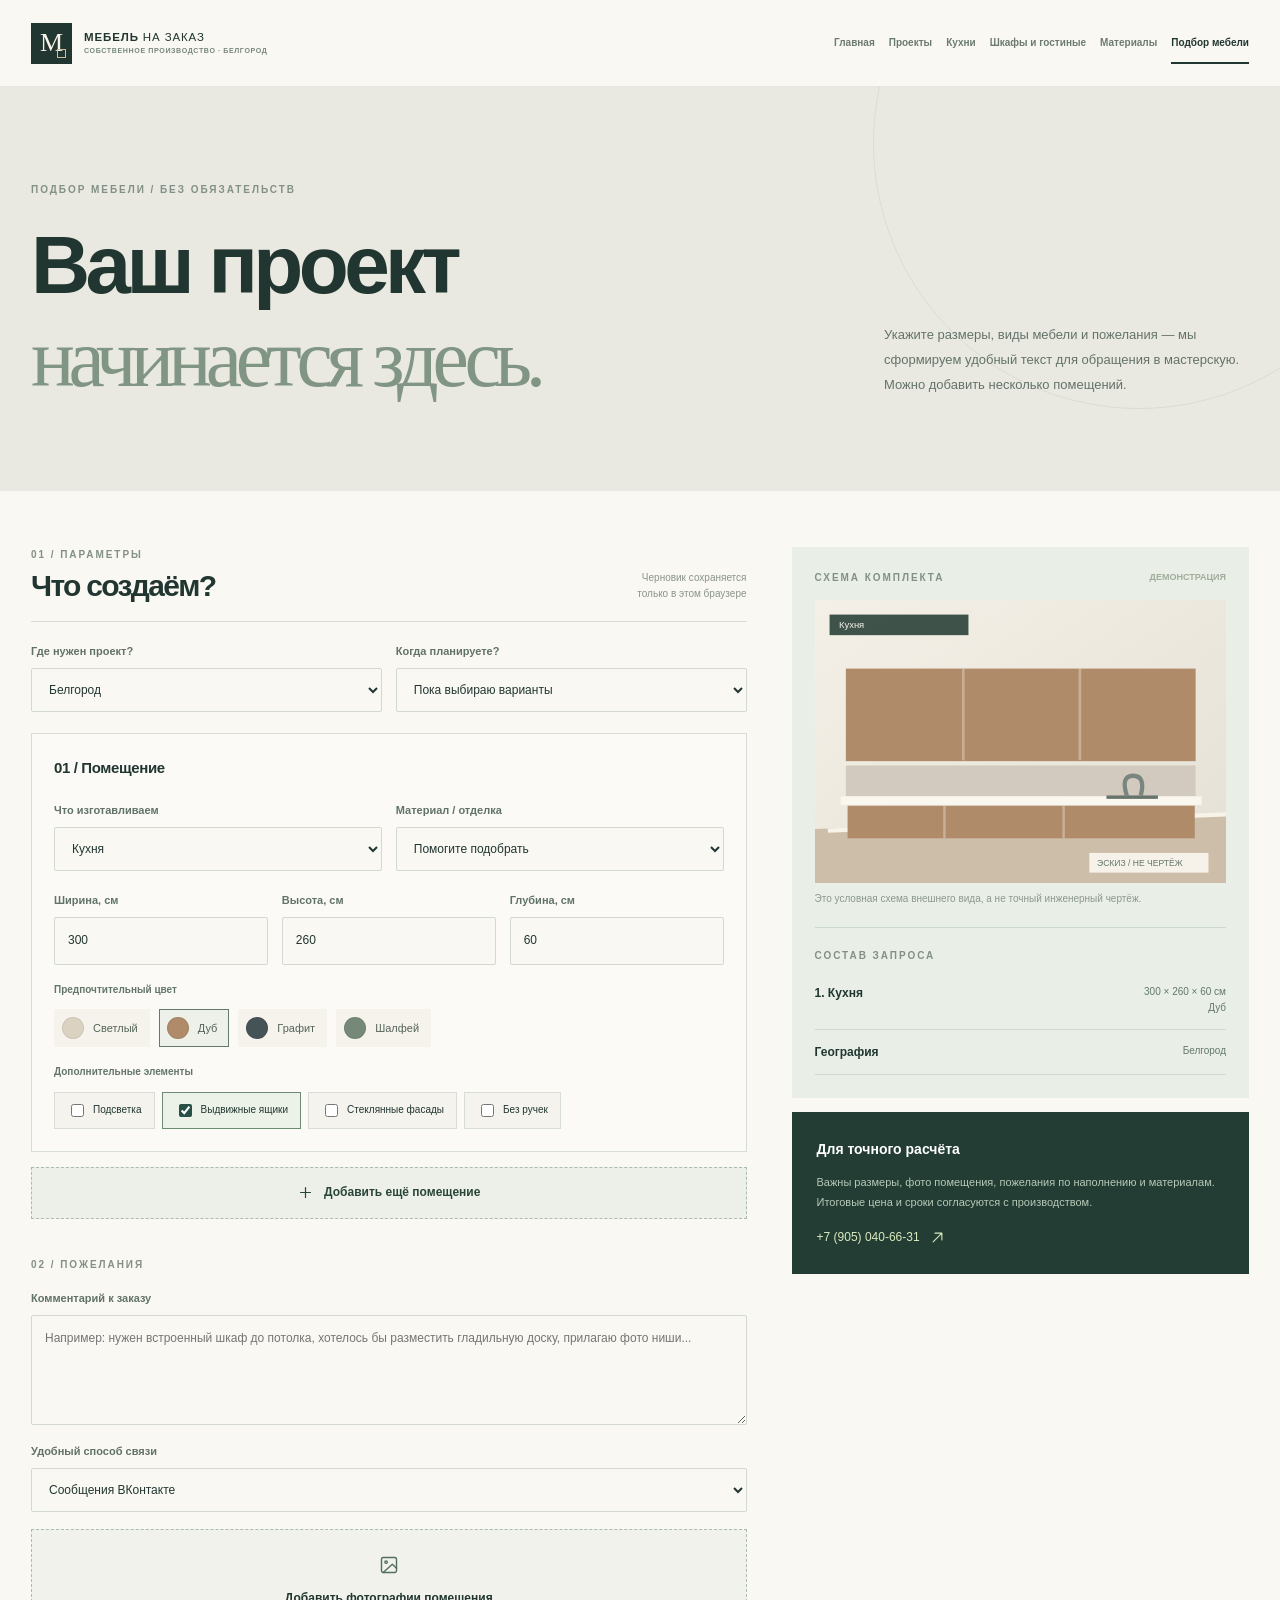
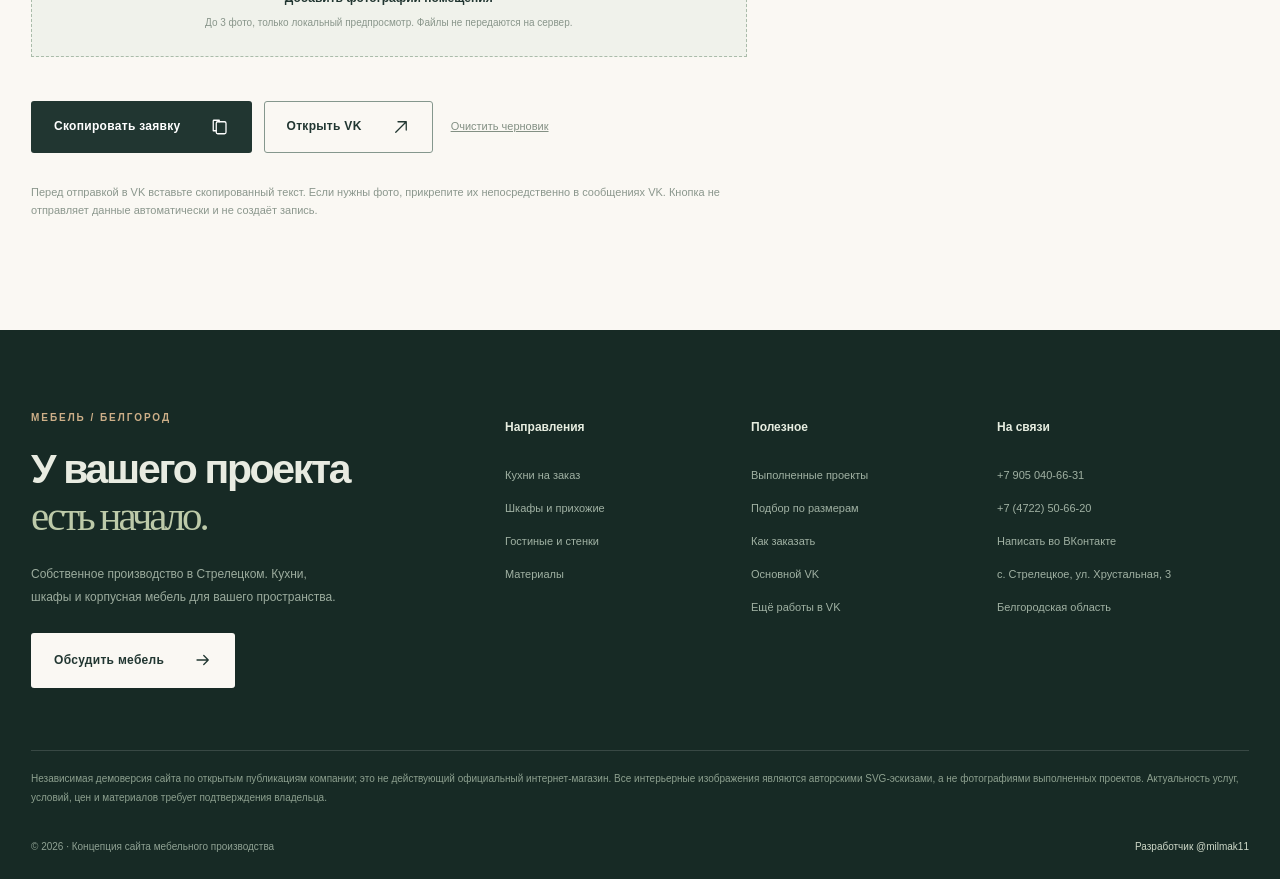
<file: preview-planner-offline.html>
<!doctype html><html lang="ru"><head><meta charset="utf-8"><meta name="viewport" content="width=device-width, initial-scale=1"><meta name="color-scheme" content="light"><meta name="theme-color" content="#223A34"><meta name="robots" content="noindex,nofollow,noarchive"><meta name="description" content="Подбор мебели по размерам: несколько помещений, материалы, фурнитура, фото и готовая заявка для VK."><title>Подбор мебели по размерам — Мебель на заказ Белгород</title><link rel="icon" type="image/svg+xml" href="[data-uri]"><style>:root{--ink:#213631;--ink2:#2b413b;--char:#192925;--lime:#D4EDAC;--sand:#F5F2EB;--cream:#E9E2D6;--ivory:#FAF8F3;--gold:#CDAF88;--muted:#697770;--border:#DDDCD3;--white:#fff;--radius:9px;--container:1370px;--shadow:0 24px 70px rgba(22,36,31,.09)}
*{box-sizing:border-box}html{scroll-behavior:smooth}body{margin:0;background:var(--ivory);color:var(--ink);font-family:'Manrope',Arial,sans-serif;font-size:15px;line-height:1.65;-webkit-font-smoothing:antialiased}body.no-scroll{overflow:hidden}button,input,select,textarea{font:inherit}button{cursor:pointer}a{color:inherit;text-decoration:none}img{display:block;width:100%;max-width:100%}svg{flex-shrink:0}.ico{width:20px;height:20px;stroke-width:1.7}p,h1,h2,h3,h4{margin:0}h1,h2,h3{line-height:1.14;letter-spacing:-.056em}h1{font-size:clamp(47px,5.2vw,85px);font-weight:600}h2{font-size:clamp(39px,4.3vw,65px);font-weight:600}h3{font-size:26px;font-weight:600}h1 i,h1 em,h2 em{font-family:'Prata',Georgia,serif;font-style:normal;font-weight:400;letter-spacing:-.076em}h1 i{color:#758C7B}h2 em{color:#858F7F}section{position:relative}.wrap{width:min(var(--container),calc(100% - 96px));margin:0 auto}.section{padding:110px 0}.pt-small{padding-top:56px}.overline,.eyebrow-line{font-size:10px;font-weight:800;letter-spacing:.195em;text-transform:uppercase;line-height:1.5}.overline{display:block;color:#829086;margin-bottom:21px}.overline.gold{color:var(--gold)}.fine-note{margin-top:30px;font-size:11px;color:#8b978d;line-height:1.7}.btn{display:inline-flex;align-items:center;justify-content:space-between;gap:30px;padding:16px 22px;min-height:55px;font-size:12px;font-weight:800;line-height:1.35;letter-spacing:.025em;border-radius:3px;border:1px solid transparent;transition:transform .25s,background .25s,color .25s,border-color .25s;white-space:nowrap}.btn svg,.text-link svg,.simple-link svg{width:18px;height:18px;transition:transform .25s}.btn:hover{transform:translateY(-2px)}.btn:hover svg,.text-link:hover svg,.simple-link:hover svg{transform:translateX(5px)}.btn-primary{background:var(--ink);color:#fff}.btn-primary:hover{background:#3d564a}.btn-outline{border-color:#85978d;background:transparent;color:var(--ink)}.btn-outline:hover{border-color:var(--ink);background:#f0eee7}.btn-light{color:var(--ink);background:var(--ivory)}.btn-light:hover{background:#e6eadd}.btn-lime{background:var(--lime);color:var(--ink)}.btn-lime:hover{background:#e7f5d3}.text-link,.simple-link{display:inline-flex;align-items:center;gap:15px;font-weight:800;font-size:12px;letter-spacing:.02em;line-height:1.4}.simple-link{color:var(--lime);padding:17px 0}.text-link:hover,.simple-link:hover{opacity:.7}.section-header{display:flex;align-items:start;justify-content:space-between;gap:65px;margin-bottom:47px}.section-header>div{flex:1}.section-header>p{color:#6c7770;max-width:365px;font-size:14px;line-height:1.9;padding-top:36px}.section-header.align-bottom{align-items:end}.section-header.align-bottom .text-link{margin-bottom:8px}.section-header.light h2,.section-header.light p{color:#EDF3E9}.section-header.light h2 em{color:#BDCEB8}
/* header */
.site-head{position:sticky;top:0;z-index:50;background:rgba(250,248,243,.96);backdrop-filter:blur(18px);border-bottom:1px solid #e9e5dc;transition:box-shadow .3s}.site-head.scrolled{box-shadow:0 4px 20px #19292510}.top{height:86px;display:flex;align-items:center;gap:25px}.logo{display:flex;align-items:center;gap:12px;flex-shrink:0}.logo-square{display:grid;place-items:center;position:relative;width:41px;height:41px;background:var(--ink);color:#F8F3E8;font-size:26px;font-family:Georgia,serif;line-height:1}.logo-square i{position:absolute;bottom:6px;right:6px;width:9px;height:9px;border:1px solid #d5ba8f}.logo-words{display:flex;flex-direction:column;gap:1px}.logo-words strong{font-size:11.5px;letter-spacing:.076em;line-height:1.4;white-space:nowrap}.logo-words strong em{font-style:normal;font-weight:500}.logo-words small{font-size:7.1px;font-weight:800;letter-spacing:.085em;white-space:nowrap;color:#77887e}.desktop-nav{display:flex;align-items:center;gap:clamp(10px,1.35vw,26px);margin-left:auto}.desktop-nav a{font-size:11px;font-weight:700;color:#6c7b71;white-space:nowrap;transition:color .2s}.desktop-nav a:hover,.desktop-nav a.active{color:var(--ink)}.desktop-nav a.active{position:relative}.desktop-nav a.active:after{position:absolute;content:'';height:2px;background:var(--ink);bottom:-13px;left:0;right:0}.head-phone{padding:11px 0 11px 19px;margin-left:3px;border-left:1px solid #D2D8D2;white-space:nowrap;font-size:12px;font-weight:800}.menu-btn{display:none;background:transparent;border:0;color:var(--ink);padding:8px}.mobile-nav{display:none}
/* hero */
.hero{background:#F0ECE4;overflow:hidden}.hero-grid{min-height:650px;display:grid;grid-template-columns:49% 51%;align-items:stretch}.hero-left{padding:80px 38px 44px 0;display:flex;flex-direction:column;justify-content:center}.eyebrow-line{color:#61786a;display:inline-flex;align-items:center;gap:10px;margin-bottom:32px}.eyebrow-line b{display:inline-block;width:24px;height:1px;background:#61786a}.hero h1{font-size:clamp(46px,4.65vw,76px)}.hero-lead{max-width:470px;color:#6c7a70;font-size:14px;line-height:1.95;margin-top:32px}.hero-actions{display:flex;gap:12px;flex-wrap:wrap;margin-top:29px}.hero-actions .btn{min-width:175px}.hero-stats{display:flex;gap:26px;align-items:center;margin-top:54px}.hero-stats>div:not(.separator){display:flex;gap:13px;align-items:center}.hero-stats b{font-size:41px;letter-spacing:-.07em;line-height:1;font-weight:600}.hero-stats b sup{font-size:13px;font-weight:600;letter-spacing:0}.hero-stats span{color:#79867d;font-size:10px;line-height:1.5;max-width:110px}.hero-stats .separator{height:40px;width:1px;background:#c2c6ba}.hero-right{position:relative;min-height:650px;overflow:hidden;background:#C8C2B4}.hero-right img{width:100%;height:100%;position:absolute;inset:0;object-fit:cover;object-position:center}.hero-side-label{position:absolute;top:37px;right:0;background:var(--ink);padding:23px 28px;color:white;max-width:215px}.hero-side-label span{color:#B8C9B1;font-size:9px;letter-spacing:.13em;display:block;text-transform:uppercase;margin-bottom:10px}.hero-side-label strong{font-size:17px;line-height:1.15;letter-spacing:.015em}.hero-caption{position:absolute;bottom:24px;left:26px;color:#fff;display:flex;align-items:center;gap:8px;text-shadow:0 1px 12px #172722;letter-spacing:.05em;font-size:10px;font-weight:700}.hero-caption .dot{background:#D9EDBD;width:7px;height:7px;border-radius:50%}.hero-bottom{display:flex;align-items:center;justify-content:space-between;gap:25px;color:#849085;font-size:9px;font-weight:800;letter-spacing:.16em;padding-top:19px;padding-bottom:19px}.hero-bottom svg{width:20px}
/* directions */
.direction-grid{display:grid;grid-template-columns:1.28fr 1fr 1fr;gap:13px}.direction-card{display:block;min-height:430px;position:relative;overflow:hidden;background:#e2d6c9}.direction-card .img{position:absolute;inset:0}.direction-card img{height:100%;object-fit:cover;transition:transform .7s cubic-bezier(.23,1,.32,1)}.direction-card:hover img{transform:scale(1.035)}.direction-card:before{content:'';position:absolute;inset:30% 0 0;z-index:1;background:linear-gradient(to top,rgba(16,29,26,.88),rgba(16,29,26,.03))}.direction-copy{z-index:2;position:absolute;bottom:28px;left:26px;right:64px;color:#fff}.direction-copy small{display:block;color:#D1DDCE;font-size:10px;font-weight:800;letter-spacing:.08em;margin-bottom:13px}.direction-copy h3{font-family:'Prata',Georgia,serif;font-size:31px;font-weight:400;letter-spacing:-.055em;margin-bottom:7px}.direction-copy>span{font-size:11px;line-height:1.5;color:#d5ded8}.circle-arrow{z-index:2;position:absolute;right:26px;bottom:32px;background:#f0f4eb;width:39px;height:39px;border-radius:50%;display:grid;place-items:center;transition:transform .25s}.direction-card:hover .circle-arrow{transform:rotate(45deg)}.direction-card.wide .direction-copy h3{font-size:39px}
/* dark */
.dark-block{background:var(--ink);color:#F2F1E9}.dark-block h2 em{color:#D1DBBE}.dark-block .overline{color:#BDA987}.dark-block .section-header>p{color:#B8C7B9}.factory-grid{display:grid;grid-template-columns:repeat(3,1fr);gap:40px;padding-top:35px;border-top:1px solid #6A7A6C80}.factory-feature{display:flex;flex-direction:column;align-items:flex-start;gap:12px}.factory-feature svg{color:#D3B792;width:27px;height:27px;margin-bottom:14px}.factory-feature b{font-size:18px;font-weight:600;letter-spacing:-.03em}.factory-feature p{max-width:330px;color:#AFBEAF;font-size:12px;line-height:1.9}.light-note{color:#8B9C8B}
/* cards */
.case-grid{display:grid;grid-template-columns:repeat(3,minmax(0,1fr));column-gap:19px;row-gap:35px}.case-card{display:block;text-align:left;background:transparent;border:0;padding:0;min-width:0;color:var(--ink)}.case-photo{display:block;position:relative;overflow:hidden;background:#E9E2D9;aspect-ratio:1.35/1}.case-photo img{height:100%;width:100%;object-fit:cover;transition:transform .65s}.case-card:hover .case-photo img{transform:scale(1.035)}.art-tag{position:absolute;left:13px;bottom:13px;color:#fff;background:rgba(32,54,49,.79);backdrop-filter:blur(8px);padding:7px 10px;font-size:8px;font-weight:800;letter-spacing:.09em}.case-foot{display:flex;justify-content:space-between;align-items:center;gap:15px;padding:17px 0 0}.case-foot>span:first-child{display:block;min-width:0}.case-foot small{display:block;color:#859187;font-size:10px;font-weight:700;margin-bottom:6px}.case-foot strong{display:block;font-size:19px;font-weight:600;line-height:1.3;letter-spacing:-.045em}.round-icon{display:grid;place-items:center;min-width:35px;width:35px;height:35px;border:1px solid #BBC8BD;border-radius:50%;transition:background .2s,color .2s}.round-icon svg{width:15px;height:15px}.case-card:hover .round-icon{background:var(--ink);color:#fff}
/* textures */
.material-band{background:#EFEBE4}.material-grid{display:grid;grid-template-columns:.95fr 1.05fr;align-items:center;gap:clamp(40px,7vw,120px)}.material-copy h2{font-size:clamp(42px,4.1vw,64px)}.material-copy p{color:#6E7971;font-size:13px;line-height:2;margin:22px 0 27px;max-width:440px}.texture-layout{display:grid;grid-template-columns:1.1fr .9fr;grid-template-rows:180px 180px;gap:12px}.texture{display:flex;flex-direction:column;justify-content:space-between;padding:18px 19px;color:white;box-shadow:inset 0 -80px 60px -65px #0008;background-size:cover}.texture span{font-size:10px;opacity:.75}.texture b{font-size:13px;letter-spacing:-.02em}.texture.t1,.swatch-surface.marrone{background:linear-gradient(145deg,#483037,#673c40 55%,#302a2b)}.texture.t2,.swatch-surface.oak{background:repeating-linear-gradient(99deg,#9a7358,#c19873 17px,#89664f 24px,#ae8c6f 37px)}.texture.t3,.swatch-surface.graphite{background:linear-gradient(115deg,#3C4348,#656c70,#343b40)}.texture.t4,.swatch-surface.glass{background:linear-gradient(135deg,#a4a8ab 0%,#3f5357 38%,#9daaa6 42%,#53686e 72%,#3b5559)}
.process{display:grid;grid-template-columns:1fr 1.2fr;gap:90px}.process-intro p{max-width:375px;color:#707970;font-size:13px;line-height:2;margin:20px 0 25px}.process-steps>div{display:grid;grid-template-columns:55px 1fr;column-gap:22px;border-bottom:1px solid #D9DED3;padding:19px 0 24px}.process-steps>div:first-child{padding-top:5px}.process-steps>div>span{grid-row:span 2;font-size:26px;font-weight:600;letter-spacing:-.06em;color:#A9B7AA}.process-steps b{font-size:16px;font-weight:600}.process-steps p{font-size:12px;color:#718076;margin-top:7px;line-height:1.7}
/* CTA/footer */
.wide-cta{background:#D8E4D3;padding:75px 0}.wide-cta.green{background:#D8E4D3}.wide-cta-content{display:flex;align-items:center;justify-content:space-between;gap:50px}.wide-cta h2{font-size:clamp(40px,4vw,63px)}.wide-cta h2 em{color:#788B7A}.wide-cta p{color:#6B8071;font-size:13px;margin-top:16px}.stack-actions{display:flex;flex-direction:column;gap:9px;min-width:205px}.wide-cta .simple-link{color:var(--ink)}.footer{background:#172A25;color:#E8EBE1;padding:80px 0 24px}.foot-grid{display:grid;grid-template-columns:1.85fr .9fr .9fr 1.05fr;gap:30px;padding-bottom:62px}.foot-brand h2{font-size:clamp(36px,3.2vw,50px);line-height:1.16}.foot-brand h2 em{color:#BDCAA9}.foot-brand p{font-size:12px;line-height:1.9;color:#9CAC9E;max-width:310px;margin:22px 0 24px}.foot-links{display:flex;flex-direction:column;gap:15px;padding-top:8px}.foot-links strong{font-size:12px;margin-bottom:13px;color:#E6EDE0}.foot-links a,.foot-links span{font-size:11px;color:#A0B1A3;line-height:1.65}.foot-links a:hover{color:#fff}.disclaimer{border-top:1px solid #ffffff24;padding-top:18px;font-size:10px;color:#8DA08F;line-height:1.9}.foot-bottom{display:flex;justify-content:space-between;gap:20px;margin-top:32px;font-size:10px;color:#8FA193}.foot-bottom a{color:#CFD9C9}.foot-bottom a:hover{text-decoration:underline}
/* inner pages */
.inner-head{padding:95px 0 85px;background:#E9E9E1;overflow:hidden}.inner-head:after{content:'';position:absolute;width:530px;height:530px;border:1px solid rgba(47,73,58,.08);border-radius:50%;right:-125px;top:-210px;pointer-events:none}.inner-title-row{display:flex;gap:80px;align-items:end;justify-content:space-between}.inner-title-row h1{font-size:clamp(55px,6.4vw,90px)}.inner-title-row p{max-width:365px;color:#63736A;font-size:13px;line-height:1.95;padding-bottom:8px}.inner-title-row em{color:#819584}.filter-bar{display:flex;align-items:center;justify-content:space-between;gap:25px;margin-bottom:31px}.filter-chips{display:flex;flex-wrap:wrap;gap:8px}.filter-chip{border:1px solid #D3DAD2;background:transparent;padding:10px 18px;border-radius:2px;font-size:11px;font-weight:800;color:#62746B;transition:all .2s}.filter-chip b{font-weight:600;opacity:.7;margin-left:5px}.filter-chip.selected,.filter-chip:hover{color:white;background:var(--ink);border-color:var(--ink)}.filter-count{color:#809087;font-size:10px;font-weight:700;white-space:nowrap}.portfolio-grid{row-gap:35px}.case-card[hidden]{display:none!important}.empty-state{padding:60px;text-align:center;background:#eee}
.category-hero{background:#E8E3D9}.category-hero.alt{background:#EAEBE4}.cat-grid{display:grid;grid-template-columns:.9fr 1.1fr;min-height:550px;align-items:stretch}.cat-copy{align-self:center;padding:60px 35px 70px 0}.cat-copy h1{font-size:clamp(52px,5.6vw,80px)}.cat-copy p{color:#64766C;max-width:405px;font-size:13px;line-height:1.95;margin:29px 0 25px}.cat-art{position:relative;min-height:520px;background:#CFC7B8}.cat-art img{position:absolute;inset:0;width:100%;height:100%;object-fit:cover}.art-overlay{position:absolute;bottom:15px;left:15px;color:#E8EFE5;background:#203A34BF;padding:8px 12px;backdrop-filter:blur(6px);font-size:9px;letter-spacing:.065em}.split-head{display:grid;grid-template-columns:1fr 1fr;gap:80px}.stack-factors>div{border-top:1px solid #B7C5B638;padding:20px 0}.stack-factors b{font-weight:700;font-size:17px}.stack-factors p{font-size:12px;margin-top:8px;color:#BDCCBC;line-height:1.85}.mat-picture,.split-picture{position:relative;min-width:0;aspect-ratio:1.27}.mat-picture img,.split-picture img{height:100%;object-fit:cover}.split-section{display:grid;grid-template-columns:1.15fr .85fr;gap:90px;align-items:center}.split-copy p{font-size:13px;line-height:1.95;color:#6b786e;margin:25px 0 26px;max-width:410px}
.swatch-grid{display:grid;grid-template-columns:repeat(3,minmax(0,1fr));gap:18px}.swatch-card{background:#F1EEE8;overflow:hidden}.swatch-surface{height:225px}.swatch-surface.gray{background:linear-gradient(135deg,#aea9a0,#d5d1c8 45%,#898c87)}.swatch-surface.lightwood{background:repeating-linear-gradient(99deg,#CFC19F,#E0CDA8 13px,#BBA77F 28px,#D9CAA6 40px)}.swatch-info{padding:23px}.swatch-info small{display:block;font-size:10px;color:#96A198}.swatch-info h3{font-size:21px;margin:10px 0}.swatch-info p{font-size:11px;line-height:1.8;color:#7E8A7F}
/* Modal */
.case-modal{position:fixed;inset:0;z-index:160;display:none;align-items:center;justify-content:center;padding:28px;background:rgba(19,31,27,.72);backdrop-filter:blur(8px)}.case-modal.open{display:flex}.modal-panel{background:#F8F6F0;display:grid;grid-template-columns:1.08fr .92fr;position:relative;max-width:1050px;width:100%;max-height:min(90vh,850px);overflow:auto;box-shadow:0 20px 100px #0004}.modal-visual{min-height:490px;position:relative;background:#DED8CB}.modal-visual img{height:100%;width:100%;object-fit:cover;position:absolute;inset:0}.modal-data{padding:62px 52px 42px}.modal-data .overline{margin-bottom:13px}.modal-data h2{font-size:clamp(30px,3.1vw,44px);margin-bottom:16px}.modal-data .case-summary{font-size:13px;color:#748075;line-height:1.8}.modal-details{list-style:none;margin:22px 0 25px;padding:0}.modal-details li{padding:10px 0 10px 24px;border-bottom:1px solid #DDE1D9;position:relative;font-size:12px;color:#54655A}.modal-details li:before{content:'';position:absolute;left:0;top:18px;width:7px;height:7px;border:1px solid #8B9F8D;transform:rotate(45deg)}.modal-note{color:#8A958A;font-size:10px;line-height:1.8;margin:23px 0}.modal-close{position:absolute;right:15px;top:15px;z-index:2;width:39px;height:39px;background:#FFF;border:1px solid #E2E6DF;display:grid;place-items:center}.modal-close:hover{background:#E8EDDF}
/* contacts */
.contact-grid{display:grid;grid-template-columns:.9fr 1.1fr;gap:50px}.contact-box{padding:40px;background:#E8EDE5}.contact-box h2{font-size:45px}.big-number{display:block;font-size:clamp(23px,2.9vw,40px);font-weight:650;letter-spacing:-.055em;margin-top:30px;white-space:nowrap}.big-number:hover{text-decoration:underline}.secondary-number{display:block;color:#5E7167;margin:6px 0 27px;font-size:16px}.contact-buttons{display:flex;flex-wrap:wrap;gap:9px}.social-links{margin-top:18px}.social-links a{border-bottom:1px solid #DCE1D7;padding:18px 4px;display:grid;grid-template-columns:1fr 25px;align-items:center}.social-links a strong{font-size:14px}.social-links a span{grid-column:1;color:#79877c;font-size:11px}.social-links a svg{grid-column:2;grid-row:1/span 2}.contact-factory{background:#EEECE5}.factory-visual{height:290px;position:relative}.factory-visual img{height:100%;object-fit:cover}.factory-overlay{position:absolute;bottom:17px;left:17px;background:var(--ink);padding:10px 14px;display:flex;gap:10px;align-items:center;color:#fff;font-size:10px}.factory-overlay svg{width:16px;height:16px}.address{padding:35px}.address h3{font-size:26px;line-height:1.4}.address p{font-size:12px;color:#768479;margin:16px 0 20px;line-height:1.9}.faq-list{max-width:1000px}.faq-list details{border-bottom:1px solid #D8DFD5}.faq-list summary{list-style:none;display:flex;justify-content:space-between;align-items:center;gap:20px;cursor:pointer;padding:25px 2px;font-size:16px;font-weight:600}.faq-list summary::-webkit-details-marker{display:none}.faq-list summary svg{width:19px;height:19px;transition:transform .25s}.faq-list details[open] summary svg{transform:rotate(45deg)}.faq-list details p{font-size:12px;line-height:1.95;color:#65756A;padding:0 20px 22px 2px;max-width:780px}
/* planner */
.planner-head{background:#E9E9E1}.planner-grid{display:grid;grid-template-columns:minmax(0,1.22fr) minmax(310px,.78fr);gap:45px}.planner-main{min-width:0}.planner-intro{display:flex;justify-content:space-between;align-items:end;gap:16px;padding-bottom:18px;border-bottom:1px solid #D8DED3}.planner-intro .overline{margin-bottom:7px}.planner-intro h2{font-size:30px}.planner-hint{color:#89948B;font-size:10px;max-width:135px;text-align:right}.form-line{margin-top:20px;display:grid;gap:14px}.form-line.two{grid-template-columns:1fr 1fr}.field{display:flex;flex-direction:column;gap:8px;min-width:0}.field>span{font-size:11px;font-weight:800;color:#617267}.field input,.field textarea,.field select{width:100%;min-width:0;background:#F9F8F3;border:1px solid #D1D9D0;color:var(--ink);padding:13px 13px;font-size:12px;outline:none;border-radius:2px;transition:border-color .2s}.field input:focus,.field textarea:focus,.field select:focus{border-color:#627D67}.field textarea{resize:vertical;min-height:110px}.room-card{border:1px solid #D7DED5;background:#FBFAF7;padding:22px;margin-top:21px;position:relative}.room-head{display:flex;justify-content:space-between;align-items:center;margin-bottom:16px}.room-head strong{font-size:15px;letter-spacing:-.025em}.room-head .remove-room{background:transparent;border:0;color:#9B6358;font-size:10px;font-weight:800;padding:7px}.room-head .remove-room:hover{text-decoration:underline}.form-line.three{grid-template-columns:repeat(3,minmax(0,1fr))}.field-group{margin-top:17px}.field-group>span{display:block;color:#657669;font-size:10px;font-weight:800;margin-bottom:11px}.color-options{display:flex;gap:9px;flex-wrap:wrap}.color-opt{display:flex;align-items:center;gap:9px;background:#F6F3ED;border:1px solid transparent;padding:7px 11px 7px 7px;cursor:pointer;font-size:11px;color:#536358;transition:border-color .2s}.color-opt.selected{border-color:#637A68;background:#edf1e9}.color-dot{width:22px;height:22px;flex-shrink:0;border-radius:50%;box-shadow:inset 0 0 0 1px #0001}.multi-checks{display:flex;gap:7px;flex-wrap:wrap}.check-pill{display:flex;align-items:center;gap:6px;padding:8px 12px;background:#F4F3ED;border:1px solid #D7DDD4;font-size:10px;cursor:pointer}.check-pill input{accent-color:#285046}.check-pill:has(input:checked){border-color:#6D8C74;background:#EDF2E9}.add-room{display:flex;align-items:center;justify-content:center;gap:10px;width:100%;padding:15px;border:1px dashed #AABCAA;background:#EDF0E9;color:#294539;font-size:12px;font-weight:800;margin-top:15px;transition:background .2s}.add-room:hover{background:#e2ebdd}.add-room svg{width:17px;height:17px}.planner-extra{margin-top:38px;display:flex;flex-direction:column;gap:17px}.planner-extra .overline{margin-bottom:0}.upload-box{border:1px dashed #AABCAA;background:#F0F2EB;display:flex;flex-direction:column;align-items:center;text-align:center;padding:25px;cursor:pointer;gap:6px}.upload-box:hover{border-color:var(--ink)}.upload-box .upload-icon{color:#536F5E}.upload-box strong{font-size:12px}.upload-box small{font-size:10px;color:#89968B;line-height:1.6}.photo-thumbs{display:flex;flex-wrap:wrap;gap:10px}.thumb{position:relative;width:84px;height:77px}.thumb img{width:100%;height:100%;object-fit:cover}.thumb button{position:absolute;right:-4px;top:-4px;width:23px;height:23px;background:var(--ink);color:white;border:0;display:grid;place-items:center}.thumb button svg{width:13px;height:13px}.planner-actions{display:flex;flex-wrap:wrap;gap:12px;margin-top:27px}.planner-actions .btn{min-height:52px}.reset-link{border:0;background:transparent;color:#839084;font-size:11px;text-decoration:underline}.planner-side{min-width:0}.preview-pane{position:sticky;top:104px;background:#E9EEE7;padding:23px}.preview-top{display:flex;align-items:center;justify-content:space-between;gap:10px}.preview-top .overline{margin:0}.preview-label{font-size:9px;color:#A1AD9B;font-weight:800}.planner-preview{min-height:260px;margin:15px 0 8px;background:#e5e3d9}.planner-preview svg{display:block;width:100%;height:auto}.preview-note{font-size:10px;color:#8B988D;line-height:1.6}.preview-divider{height:1px;background:#cbd8cd;margin:20px 0}.planner-summary{display:flex;flex-direction:column;gap:13px;margin-top:13px}.summary-row{display:flex;justify-content:space-between;gap:10px;align-items:start;border-bottom:1px solid #CFDACF;padding-bottom:12px}.summary-row b{font-size:12px}.summary-row span{font-size:10px;color:#63796A;text-align:right}.tip-pane{background:#233D34;color:#fff;margin-top:14px;padding:25px}.tip-pane strong{font-size:14px}.tip-pane p{color:#B7C9B8;font-size:11px;line-height:1.8;margin:11px 0}.tip-pane a{font-size:12px;color:#DBEABE;display:inline-flex;gap:10px;align-items:center}.tip-pane a svg{width:15px;height:15px}
.toast{position:fixed;bottom:24px;right:24px;z-index:200;opacity:0;pointer-events:none;transform:translateY(15px);background:#213A30;color:white;font-size:12px;padding:15px 22px;max-width:calc(100vw - 40px);box-shadow:0 14px 42px #0003;transition:opacity .2s,transform .2s}.toast.show{opacity:1;transform:translateY(0)}
/* interaction and responsive */
@media(max-width:1370px){.wrap{width:min(var(--container),calc(100% - 62px))}.head-phone{display:none}.desktop-nav{gap:14px}.desktop-nav a{font-size:10px}.hero h1{font-size:clamp(45px,4.9vw,69px)}.hero-left{padding-right:24px}} 
@media(max-width:1060px){.desktop-nav{display:none}.head-phone{display:block;margin-left:auto}.menu-btn{display:grid;place-items:center}.mobile-nav{display:none;position:absolute;top:86px;left:0;right:0;background:#F8F7F2;border-bottom:1px solid #D6E0D8;box-shadow:0 25px 35px #0002;padding:19px max(31px,calc((100vw - var(--container))/2)) 28px}.mobile-nav.open{display:flex;flex-direction:column;gap:0}.mobile-nav a{font-size:14px;font-weight:700;padding:12px;border-bottom:1px solid #e4e9e1}.mobile-nav a.active{color:#6a9a77}.mobile-nav .mobile-call{display:flex;align-items:center;justify-content:space-between;background:var(--ink);color:#fff;margin-top:16px;border:0;padding:13px 17px}.hero-grid{min-height:580px}.hero-right{min-height:580px}.hero-left{padding-top:40px}.hero h1{font-size:clamp(44px,5.3vw,66px)}.hero-stats{margin-top:40px}.hero-side-label{padding:17px;max-width:190px}.direction-grid{gap:10px}.direction-card{min-height:370px}.direction-copy{left:18px;bottom:19px;right:46px}.direction-copy h3{font-size:26px}.direction-card.wide .direction-copy h3{font-size:31px}.circle-arrow{right:12px;bottom:22px;width:31px;height:31px}.material-grid{gap:40px}.process{gap:50px}.foot-grid{grid-template-columns:1.4fr 1fr 1fr;row-gap:34px}.foot-brand{grid-row:span 2}.contact-grid{gap:22px}.planner-grid{gap:20px}}
@media(max-width:760px){.wrap{width:calc(100% - 40px)}.top{height:69px}.site-head .head-phone{display:none}.mobile-nav{top:69px;padding:16px 20px 22px}.logo-square{width:38px;height:38px}.logo-words strong{font-size:10px}.logo-words small{font-size:6.7px}.menu-btn{margin-left:auto}.section{padding:70px 0}.inner-head{padding:65px 0 55px}.section-header{display:block;margin-bottom:34px}.section-header>p{max-width:100%;padding-top:19px}.section-header.align-bottom .text-link{margin-top:19px}.hero-grid{display:flex;flex-direction:column;min-height:0}.hero-left{padding:52px 0 49px}.hero-right{min-height:370px;margin:0 -20px}.hero-right img{object-position:center}.hero h1{font-size:clamp(45px,9vw,72px)}.hero-lead{margin-top:20px}.hero-stats{margin-top:33px}.hero-side-label{top:16px;right:16px}.hero-bottom{padding-top:18px;padding-bottom:18px;gap:15px;flex-wrap:wrap;font-size:8px}.hero-bottom span:nth-of-type(3){display:none}.direction-grid{grid-template-columns:1fr 1fr}.direction-card.wide{grid-column:span 2}.direction-card{min-height:300px}.direction-card.wide{min-height:340px}.direction-card.wide .direction-copy h3{font-size:33px}.case-grid{grid-template-columns:repeat(2,minmax(0,1fr));gap:16px;row-gap:30px}.case-foot strong{font-size:16px}.case-foot small{font-size:9px}.material-grid{grid-template-columns:1fr}.texture-layout{grid-template-rows:150px 150px}.process{grid-template-columns:1fr;gap:30px}.wide-cta{padding:50px 0}.wide-cta-content{align-items:flex-start;flex-direction:column;gap:25px}.foot-grid{grid-template-columns:repeat(2,minmax(0,1fr));row-gap:30px}.foot-brand{grid-column:span 2;grid-row:auto}.foot-brand h2{font-size:45px}.footer{padding-top:60px}.inner-title-row{display:block}.inner-title-row p{padding-top:23px}.cat-grid{display:block}.cat-copy{padding:60px 0 42px}.cat-art{min-height:400px;margin:0 -20px}.split-head{grid-template-columns:1fr;gap:40px}.swatch-grid{grid-template-columns:repeat(2,minmax(0,1fr))}.swatch-surface{height:170px}.split-section{grid-template-columns:1fr;gap:35px}.planner-grid{grid-template-columns:1fr}.planner-side{grid-row:1}.planner-side .preview-pane{position:relative;top:auto}.planner-preview{max-width:540px;margin:10px auto}.tip-pane{display:none}.contact-grid{grid-template-columns:1fr}.modal-panel{grid-template-columns:1fr;max-width:570px}.modal-visual{min-height:260px;aspect-ratio:1.5}.modal-data{padding:35px}.modal-close{top:8px;right:8px}.case-modal{padding:15px}}
@media(max-width:430px){.wrap{width:calc(100% - 30px)}.logo-square{width:36px;height:36px}.logo-words strong{font-size:9px}.logo-words small{font-size:5.9px}.top{gap:8px}.section{padding:58px 0}.hero-left{padding:43px 0 38px}.hero-right{margin:0 -15px;min-height:295px}.hero h1{font-size:clamp(41px,10.5vw,52px);letter-spacing:-.063em}.hero-lead{font-size:12px}.eyebrow-line{font-size:8px}.hero-actions{gap:9px}.hero-actions .btn{padding:13px;min-height:47px;min-width:0;font-size:10px;gap:9px;flex:1}.hero-actions .btn svg{width:15px}.hero-stats{gap:17px}.hero-stats b{font-size:33px}.hero-stats span{font-size:9px;max-width:94px}.hero-bottom{font-size:7px}.hero-side-label{padding:10px;max-width:145px}.hero-side-label span{font-size:8px}.hero-side-label strong{font-size:13px}.hero-caption{bottom:12px;left:12px;font-size:8px}.direction-grid{grid-template-columns:1fr}.direction-card.wide{grid-column:auto}.direction-card{min-height:300px}.direction-copy{left:20px;right:58px;bottom:18px}.direction-card.wide .direction-copy h3{font-size:29px}.case-grid{grid-template-columns:1fr}.case-photo{aspect-ratio:1.42}.case-foot strong{font-size:20px}.section-header h2{font-size:39px}.factory-grid{grid-template-columns:1fr;gap:28px}.factory-feature{gap:7px}.factory-feature svg{margin-bottom:4px}.material-copy h2{font-size:43px}.texture-layout{grid-template-rows:155px 155px}.foot-grid{grid-template-columns:1fr 1fr;gap:23px}.foot-grid .foot-links:last-child{grid-column:span 2}.foot-bottom{flex-direction:column}.inner-head{padding:49px 0}.inner-title-row h1{font-size:54px}.filter-bar{display:block}.filter-chips{gap:6px}.filter-chip{padding:9px 12px;font-size:10px}.filter-count{margin-top:11px}.cat-copy h1{font-size:51px}.cat-art{margin:0 -15px;min-height:270px}.swatch-grid{grid-template-columns:1fr 1fr;gap:11px}.swatch-surface{height:128px}.swatch-info{padding:12px}.swatch-info h3{font-size:15px}.swatch-info p{font-size:10px}.form-line.two,.form-line.three{grid-template-columns:1fr}.room-card{padding:15px}.planner-head .inner-title-row h1{font-size:51px}.preview-pane{padding:15px}.planner-preview{min-height:175px}.planner-intro{align-items:start}.planner-hint{font-size:9px}.planner-actions{flex-direction:column}.planner-actions .btn{width:100%}.contact-box{padding:23px}.contact-box h2{font-size:36px}.big-number{font-size:27px}.address{padding:25px}.modal-data{padding:23px}.modal-visual{min-height:215px}.modal-data h2{font-size:29px}}
@media(prefers-reduced-motion:reduce){*,*:before,*:after{animation:none!important;transition:none!important;scroll-behavior:auto!important}}</style></head><body data-page="planner.html"><header class="site-head" id="site-head"><div class="wrap top"><a class="logo" href="index.html" aria-label="Мебель на заказ Белгород — главная"><span class="logo-square"><span>M</span><i></i></span><span class="logo-words"><strong>МЕБЕЛЬ <em>НА ЗАКАЗ</em></strong><small>СОБСТВЕННОЕ ПРОИЗВОДСТВО · БЕЛГОРОД</small></span></a><nav class="desktop-nav" aria-label="Навигация"><a href="index.html" class="" >Главная</a><a href="projects.html" class="" >Проекты</a><a href="kitchens.html" class="" >Кухни</a><a href="storage.html" class="" >Шкафы и гостиные</a><a href="materials.html" class="" >Материалы</a><a href="planner.html" class="active" aria-current=page>Подбор мебели</a></nav><a class="head-phone" href="tel:+79050406631">+7 905 040-66-31</a><button type="button" class="menu-btn" id="menu-btn" aria-expanded="false" aria-controls="mobile-nav" aria-label="Открыть меню"><svg class="ico" viewBox="0 0 24 24" fill="none" stroke="currentColor" stroke-width="1.65" stroke-linecap="round" stroke-linejoin="round" aria-hidden="true"><path d="M4 7h16M4 12h16M4 17h16"/></svg></button></div><nav id="mobile-nav" class="mobile-nav" aria-label="Мобильное меню"><a href="index.html" class="" >Главная</a><a href="projects.html" class="" >Проекты</a><a href="kitchens.html" class="" >Кухни</a><a href="storage.html" class="" >Шкафы и гостиные</a><a href="materials.html" class="" >Материалы</a><a href="planner.html" class="active" aria-current=page>Подбор мебели</a><a class="mobile-call" href="contacts.html">Контакты и замер <svg class="ico" viewBox="0 0 24 24" fill="none" stroke="currentColor" stroke-width="1.65" stroke-linecap="round" stroke-linejoin="round" aria-hidden="true"><path d="M4 12h15m-6-6 6 6-6 6"/></svg></a></nav></header><main><section class="inner-head planner-head"><div class="wrap"><span class="overline">ПОДБОР МЕБЕЛИ / БЕЗ ОБЯЗАТЕЛЬСТВ</span><div class="inner-title-row"><h1>Ваш проект<br><em>начинается здесь.</em></h1><p>Укажите размеры, виды мебели и пожелания — мы сформируем удобный текст для обращения в мастерскую. Можно добавить несколько помещений.</p></div></div></section><section class="section pt-small"><div class="wrap planner-grid"><div class="planner-main"><div class="planner-intro"><div><span class="overline">01 / ПАРАМЕТРЫ</span><h2>Что создаём?</h2></div><span class="planner-hint">Черновик сохраняется только в этом браузере</span></div><div class="form-line two"><label class="field"><span>Где нужен проект?</span><select id="plan-location"><option>Белгород</option><option>Белгородская область</option><option>Другое место — уточнить</option></select></label><label class="field"><span>Когда планируете?</span><select id="plan-when"><option>Пока выбираю варианты</option><option>В ближайший месяц</option><option>В ближайшие 3 месяца</option><option>Позже</option></select></label></div><div class="room-list" id="room-list"></div><button type="button" class="add-room" id="add-room"><svg class="ico" viewBox="0 0 24 24" fill="none" stroke="currentColor" stroke-width="1.65" stroke-linecap="round" stroke-linejoin="round" aria-hidden="true"><path d="M12 5v14M5 12h14"/></svg> Добавить ещё помещение</button><div class="planner-extra"><span class="overline">02 / ПОЖЕЛАНИЯ</span><label class="field"><span>Комментарий к заказу</span><textarea id="plan-notes" rows="4" placeholder="Например: нужен встроенный шкаф до потолка, хотелось бы разместить гладильную доску, прилагаю фото ниши..."></textarea></label><label class="field"><span>Удобный способ связи</span><select id="plan-contact"><option>Сообщения ВКонтакте</option><option>Звонок по телефону</option><option>Уточню при обращении</option></select></label><label class="upload-box"><input id="plan-photos" type="file" accept="image/*" multiple hidden><span class="upload-icon"><svg class="ico" viewBox="0 0 24 24" fill="none" stroke="currentColor" stroke-width="1.65" stroke-linecap="round" stroke-linejoin="round" aria-hidden="true"><rect x="3" y="3" width="18" height="18" rx="2"/><circle cx="8.5" cy="8.5" r="1.5"/><path d="m21 16-5-5L5 21"/></svg></span><strong>Добавить фотографии помещения</strong><small>До 3 фото, только локальный предпросмотр. Файлы не передаются на сервер.</small></label><div class="photo-thumbs" id="photo-thumbs"></div></div><div class="planner-actions"><button type="button" class="btn btn-primary" id="copy-plan">Скопировать заявку <svg class="ico" viewBox="0 0 24 24" fill="none" stroke="currentColor" stroke-width="1.65" stroke-linecap="round" stroke-linejoin="round" aria-hidden="true"><rect x="7" y="5" width="13" height="16" rx="2"/><path d="M11 5V3h-7a1 1 0 0 0-1 1v13h4"/></svg></button><a href="https://vk.me/mebelden_bel" target="_blank" rel="noopener noreferrer" class="btn btn-outline" id="open-vk">Открыть VK <svg class="ico" viewBox="0 0 24 24" fill="none" stroke="currentColor" stroke-width="1.65" stroke-linecap="round" stroke-linejoin="round" aria-hidden="true"><path d="M5 19 19 5M8 5h11v11"/></svg></a><button type="button" class="reset-link" id="reset-plan">Очистить черновик</button></div><p class="fine-note">Перед отправкой в VK вставьте скопированный текст. Если нужны фото, прикрепите их непосредственно в сообщениях VK. Кнопка не отправляет данные автоматически и не создаёт запись.</p></div><aside class="planner-side"><div class="preview-pane"><div class="preview-top"><span class="overline">СХЕМА КОМПЛЕКТА</span><span class="preview-label">ДЕМОНСТРАЦИЯ</span></div><div id="planner-preview" class="planner-preview" aria-label="Условный эскиз выбранной мебели"></div><div class="preview-note">Это условная схема внешнего вида, а не точный инженерный чертёж.</div><div class="preview-divider"></div><span class="overline">СОСТАВ ЗАПРОСА</span><div id="planner-summary" class="planner-summary">Добавьте параметры мебели, чтобы сформировать запрос.</div></div><div class="tip-pane"><strong>Для точного расчёта</strong><p>Важны размеры, фото помещения, пожелания по наполнению и материалам. Итоговые цена и сроки согласуются с производством.</p><a href="tel:+79050406631">+7 (905) 040-66-31 <svg class="ico" viewBox="0 0 24 24" fill="none" stroke="currentColor" stroke-width="1.65" stroke-linecap="round" stroke-linejoin="round" aria-hidden="true"><path d="M5 19 19 5M8 5h11v11"/></svg></a></div></aside></div></section></main><footer class="footer"><div class="wrap"><div class="foot-grid"><div class="foot-brand"><span class="overline gold">МЕБЕЛЬ / БЕЛГОРОД</span><h2>У вашего проекта<br><em>есть начало.</em></h2><p>Собственное производство в Стрелецком. Кухни, шкафы и корпусная мебель для вашего пространства.</p><a class="btn btn-light" href="planner.html">Обсудить мебель<svg class="ico" viewBox="0 0 24 24" fill="none" stroke="currentColor" stroke-width="1.65" stroke-linecap="round" stroke-linejoin="round" aria-hidden="true"><path d="M4 12h15m-6-6 6 6-6 6"/></svg></a></div><div class="foot-links"><strong>Направления</strong><a href="kitchens.html">Кухни на заказ</a><a href="storage.html">Шкафы и прихожие</a><a href="storage.html#living">Гостиные и стенки</a><a href="materials.html">Материалы</a></div><div class="foot-links"><strong>Полезное</strong><a href="projects.html">Выполненные проекты</a><a href="planner.html">Подбор по размерам</a><a href="contacts.html">Как заказать</a><a href="https://vk.com/mebelden_bel" target="_blank" rel="noopener noreferrer">Основной VK</a><a href="https://vk.com/mebelryadom31" target="_blank" rel="noopener noreferrer">Ещё работы в VK</a></div><div class="foot-links"><strong>На связи</strong><a href="tel:+79050406631">+7 905 040-66-31</a><a href="tel:+74722506620">+7 (4722) 50-66-20</a><a href="https://vk.me/mebelden_bel" target="_blank" rel="noopener noreferrer">Написать во ВКонтакте</a><span>с. Стрелецкое, ул. Хрустальная, 3</span><span>Белгородская область</span></div></div><div class="disclaimer">Независимая демоверсия сайта по открытым публикациям компании; это не действующий официальный интернет-магазин. Все интерьерные изображения являются авторскими SVG-эскизами, а не фотографиями выполненных проектов. Актуальность услуг, условий, цен и материалов требует подтверждения владельца.</div><div class="foot-bottom"><span>© 2026 · Концепция сайта мебельного производства</span><a href="https://t.me/milmak11" target="_blank" rel="noopener noreferrer">Разработчик @milmak11</a></div></div></footer><div class="toast" id="toast" role="status" aria-live="polite"></div><script>'use strict';
const PROJECTS=[{"id":"victoria","title":"Кухня для Виктории","type":"kitchen","typeName":"Кухни","date":"11 ноября 2026","where":"Белгородская область","scene":"kitchen-victoria","summary":"Эмаль Marrone Scuro, фрезеровка «Вельвет», чёрный профиль Gola — выразительная кухня с продуманной фурнитурой.","details":["ЛДСП «Дуб Термо» чёрно-коричневый","Фрезеровка «Вельвет» и эмаль Marrone Scuro","Столешница и фартук «Дуб Каштан»","Профиль Gola чёрный, подсветка","Петли Samet, Push to Open, газлифты","Ящики скрытого монтажа 440 мм"]},{"id":"sadovaya","title":"Угловая кухня на Садовой","type":"kitchen","typeName":"Кухни","date":"17 ноября 2026","where":"Улица Садовая","scene":"kitchen-sadovaya","summary":"Серые спокойные фасады и выразительная отделка под камень. В проекте использованы скрытые ящики.","details":["ЛДСП «Ангора серая»","Столешница и фартук «Лавант»","Петли Samet","Ящики скрытого монтажа"]},{"id":"macarenko","title":"Прихожая на Макаренко","type":"storage","typeName":"Шкафы и прихожие","date":"15 ноября 2026","where":"Улица Макаренко","scene":"entry-makarenko","summary":"Вместительный шкаф, рейки, зеркало и банкетка — функциональная входная зона.","details":["Большой шкаф и системы хранения","Декоративные рейки и зеркало","Банкетка","Скрытая гладильная доска"]},{"id":"razumnoe","title":"Кухня в Разумном","type":"kitchen","typeName":"Кухни","date":"13 ноября 2026","where":"Посёлок Разумное","scene":"kitchen-razumnoe","summary":"Верхние фасады из тонированного стекла в алюминиевых рамках и мягкая подсветка.","details":["Тонированное стекло в верхних фасадах","Алюминиевые рамки","Подсветка рабочей зоны"]},{"id":"southwest","title":"Стенка в Юго-Западном","type":"living","typeName":"Гостиные","date":"9 ноября 2026","where":"Микрорайон Юго-Западный","scene":"living-southwest","summary":"Сочетание спокойного серого МДФ и светлого дерева в зоне хранения для гостиной.","details":["МДФ «Туман»","ЛДСП «Дуб Барония светлый»","Скрытые ящики","Подсветка"]},{"id":"streletskoe","title":"Шкафы в Стрелецком","type":"storage","typeName":"Шкафы и прихожие","date":"7 ноября 2026","where":"Село Стрелецкое","scene":"wardrobe-streletskoe","summary":"Контрастный графит, фактурная фрезеровка «Волна» и открывание без обычных ручек.","details":["ЛДСП «Антрацит / Диамант серый»","МДФ в плёнке «Графит Нубук»","Фрезеровка «Волна»","Система Push to Open","Петли Samet, скрытые ящики"]},{"id":"olga","title":"Кухня для Ольги","type":"kitchen","typeName":"Кухни","date":"12 ноября 2026","where":"Белгородская область","scene":"kitchen-olga","summary":"Готовая кухня опубликована во втором сообществе производства. Подробные материалы требуют уточнения.","details":["Публикация о выполненной кухне во втором сообществе","Конкретные материалы, размеры и комплектацию необходимо уточнить"]},{"id":"entry-14","title":"Прихожая в Стрелецком","type":"storage","typeName":"Шкафы и прихожие","date":"14 ноября 2026","where":"Село Стрелецкое","scene":"entry-streletskoe","summary":"Ещё один готовый проект из публикаций второго сообщества. Иллюстрация показывает идею, не фактический интерьер.","details":["Реализованная прихожая из публикации второго сообщества","Технические характеристики и стоимость не подтверждены"]}];
const $=(s,root=document)=>root.querySelector(s);
const $$=(s,root=document)=>Array.from(root.querySelectorAll(s));
const icon=(name='arrow')=>({arrow:'<path d="M4 12h15m-6-6 6 6-6 6"/>',close:'<path d="M5 5 19 19M19 5 5 19"/>',plus:'<path d="M12 5v14M5 12h14"/>',menu:'<path d="M4 7h16M4 12h16M4 17h16"/>'})[name];
const svg=(shape)=>`<svg viewBox="0 0 24 24" fill="none" stroke="currentColor" stroke-width="1.8" stroke-linecap="round" stroke-linejoin="round" aria-hidden="true">${icon(shape)}</svg>`;
const clean=(value)=>String(value??'').replace(/[&<>"']/g,c=>({'&':'&amp;','<':'&lt;','>':'&gt;','"':'&quot;',"'":'&#39;'}[c]));
let toastTimer;
function toast(msg){const t=$('#toast');if(!t)return;t.textContent=msg;t.classList.add('show');clearTimeout(toastTimer);toastTimer=setTimeout(()=>t.classList.remove('show'),2800)}
async function copyText(txt){try{if(navigator.clipboard&&window.isSecureContext){await navigator.clipboard.writeText(txt);toast('Заявка скопирована');return true}}catch(e){}const textarea=document.createElement('textarea');textarea.value=txt;textarea.style.cssText='position:fixed;top:-1000px;left:-1000px;opacity:0';document.body.append(textarea);textarea.select();try{const ok=document.execCommand('copy');if(ok){toast('Заявка скопирована');return true}}catch(e){}finally{textarea.remove()}toast('Не удалось скопировать автоматически. Выделите текст заявки вручную.');return false}
(function nav(){const btn=$('#menu-btn'),nav=$('#mobile-nav');if(!btn||!nav)return;btn.addEventListener('click',()=>{const open=!nav.classList.contains('open');nav.classList.toggle('open',open);btn.setAttribute('aria-expanded',String(open));btn.setAttribute('aria-label',open?'Закрыть меню':'Открыть меню');btn.innerHTML=svg(open?'close':'menu')});nav.addEventListener('click',event=>{if(event.target.closest('a')){nav.classList.remove('open');btn.setAttribute('aria-expanded','false')}});document.addEventListener('click',event=>{if(!event.composedPath().includes(btn)&&!event.target.closest('.site-head')&&nav.classList.contains('open')){nav.classList.remove('open');btn.setAttribute('aria-expanded','false')}});window.addEventListener('scroll',()=>$('.site-head')?.classList.toggle('scrolled',scrollY>30),{passive:true})})();
(function cases(){const cards=$$('[data-open-case]');if(!cards.length)return;const modal=document.createElement('div');modal.className='case-modal';modal.id='case-modal';modal.setAttribute('role','dialog');modal.setAttribute('aria-modal','true');modal.setAttribute('aria-label','Подробности выполненного проекта');document.body.appendChild(modal);let prevFocus=null;function close(){modal.classList.remove('open');modal.innerHTML='';document.body.classList.remove('no-scroll');if(prevFocus&&prevFocus.focus)prevFocus.focus();if(new URLSearchParams(location.search).has('case')){history.replaceState(null,'',location.pathname)}}function open(id){const item=PROJECTS.find(p=>p.id===id);if(!item)return;prevFocus=document.activeElement;modal.innerHTML=`<div class="modal-panel"><button type="button" class="modal-close" aria-label="Закрыть">${svg('close')}</button><div class="modal-visual"><img loading="eager" src="assets/scenes/${item.scene}.svg" alt="Демонстрационная интерьерная иллюстрация"/><span class="art-overlay">Иллюстрация · не фото проекта</span></div><div class="modal-data"><span class="overline">${clean(item.typeName)} / ${clean(item.date)}</span><h2>${clean(item.title)}</h2><p class="case-summary">${clean(item.summary)}</p><ul class="modal-details">${item.details.map(d=>`<li>${clean(d)}</li>`).join('')}</ul><p class="modal-note">Местоположение: ${clean(item.where)}. Сведения из публикаций компании. Изображение демонстрационное, фото и точные технические условия требуют согласования.</p><a class="btn btn-primary" href="planner.html?type=${item.type==='kitchen'?'kitchen':item.type==='living'?'living':'storage'}">Обсудить похожий проект ${svg('arrow')}</a></div></div>`;modal.classList.add('open');document.body.classList.add('no-scroll');modal.querySelector('.modal-close').addEventListener('click',close);modal.querySelector('.modal-close').focus()}
 cards.forEach(el=>el.addEventListener('click',()=>open(el.dataset.openCase)));
 modal.addEventListener('click',ev=>{if(ev.target===modal)close()});document.addEventListener('keydown',ev=>{if(ev.key==='Escape'&&modal.classList.contains('open'))close();if(ev.key==='Tab'&&modal.classList.contains('open')){const elems=$$('button,a,input,[tabindex]:not([tabindex="-1"])',modal);const first=elems[0],last=elems.at(-1);if(ev.shiftKey&&document.activeElement===first){ev.preventDefault();last?.focus()}else if(!ev.shiftKey&&document.activeElement===last){ev.preventDefault();first?.focus()}}});
 const params=new URLSearchParams(location.search);if(params.has('case')){setTimeout(()=>open(params.get('case')),180)}
 const chips=$$('[data-filter]');const count=$('#filter-count');if(chips.length){chips.forEach(chip=>chip.addEventListener('click',()=>{const cat=chip.dataset.filter;chips.forEach(c=>{c.classList.toggle('selected',c===chip);c.setAttribute('aria-pressed',String(c===chip))});let n=0;cards.forEach(el=>{const p=PROJECTS.find(x=>x.id===el.dataset.openCase);const show=cat==='all'||p?.type===cat;el.hidden=!show;if(show)n++});if(count)count.textContent=`Показано: ${n}`;const empty=$('#portfolio-empty');if(empty)empty.hidden=n>0}));chips[0]?.setAttribute('aria-pressed','true')}})();

(function planner(){if(document.body.dataset.page!=='planner.html')return;
const types=[['kitchen','Кухня'],['storage','Шкаф / гардеробная'],['hall','Прихожая'],['living','Стенка / гостиная'],['desk','Рабочая зона'],['other','Другое']];
const colors=[['ivory','Светлый','#DBD2C1'],['oak','Дуб','#AF8B6A'],['graphite','Графит','#465356'],['sage','Шалфей','#768978']];
const extras=[['light','Подсветка'],['drawers','Выдвижные ящики'],['glass','Стеклянные фасады'],['handleless','Без ручек']];
const storeKey='mebelden_planner_demo_v1';
const newRoom=(type='kitchen')=>({id:Date.now()+Math.round(Math.random()*100000),type,w:300,h:260,d:60,color:'oak',material:'Помогите подобрать',extras:['drawers']});
let state={location:'Белгород',when:'Пока выбираю варианты',notes:'',contact:'Сообщения ВКонтакте',rooms:[newRoom()]};
try{const saved=JSON.parse(localStorage.getItem(storeKey)||'null');if(saved&&Array.isArray(saved.rooms)&&saved.rooms.length&&saved.rooms.length<12)state={...state,...saved};}catch(e){}
function hadSavedDraft(){try{return Boolean(localStorage.getItem(storeKey))}catch(e){return false}}
const params=new URLSearchParams(location.search);if(params.has('type')&&!hadSavedDraft()){const t=params.get('type');if(types.some(x=>x[0]===t))state.rooms[0].type=t}
const roomList=$('#room-list'),summary=$('#planner-summary'),preview=$('#planner-preview');
const fields=[['location','#plan-location'],['when','#plan-when'],['notes','#plan-notes'],['contact','#plan-contact']];
fields.forEach(([key,sel])=>{const el=$(sel);if(!el)return;el.value=state[key];el.addEventListener(el.tagName==='TEXTAREA'?'input':'change',()=>{state[key]=el.value;update()})});
function persist(){try{localStorage.setItem(storeKey,JSON.stringify(state))}catch(e){}}
function roomName(room){return types.find(x=>x[0]===room.type)?.[1]||'Мебель'}
function colorName(room){return colors.find(x=>x[0]===room.color)?.[1]||'Цвет уточним'}
function roomHtml(room,i){return `<div class="room-card" data-room="${room.id}"><div class="room-head"><strong>${String(i+1).padStart(2,'0')} / Помещение</strong>${state.rooms.length>1?`<button type="button" data-remove="${room.id}" class="remove-room">Удалить помещение</button>`:''}</div><div class="form-line two"><label class="field"><span>Что изготавливаем</span><select data-k="type" data-room-id="${room.id}">${types.map(([v,n])=>`<option value="${v}" ${room.type===v?'selected':''}>${n}</option>`).join('')}</select></label><label class="field"><span>Материал / отделка</span><select data-k="material" data-room-id="${room.id}">${['Помогите подобрать','ЛДСП','МДФ в плёнке','МДФ в эмали','Стекло + МДФ','Обсудим на замере'].map(v=>`<option ${room.material===v?'selected':''}>${v}</option>`).join('')}</select></label></div><div class="form-line three"><label class="field"><span>Ширина, см</span><input data-k="w" data-room-id="${room.id}" inputmode="numeric" type="number" min="30" max="1200" value="${room.w}"></label><label class="field"><span>Высота, см</span><input data-k="h" data-room-id="${room.id}" inputmode="numeric" type="number" min="30" max="400" value="${room.h}"></label><label class="field"><span>Глубина, см</span><input data-k="d" data-room-id="${room.id}" inputmode="numeric" type="number" min="20" max="150" value="${room.d}"></label></div><div class="field-group"><span>Предпочтительный цвет</span><div class="color-options">${colors.map(([v,l,hex])=>`<button class="color-opt ${room.color===v?'selected':''}" data-color="${v}" data-room-id="${room.id}" type="button" aria-pressed="${room.color===v}"><i class="color-dot" style="background:${hex}"></i>${l}</button>`).join('')}</div></div><div class="field-group"><span>Дополнительные элементы</span><div class="multi-checks">${extras.map(([v,l])=>`<label class="check-pill"><input type="checkbox" data-extra="${v}" data-room-id="${room.id}" ${room.extras.includes(v)?'checked':''}><span>${l}</span></label>`).join('')}</div></div></div>`}
function renderRooms(){roomList.innerHTML=state.rooms.map(roomHtml).join('')}
function createIllustration(){const room=state.rooms[0];if(!room)return '';const mainColor=colors.find(x=>x[0]===room.color)?.[2]||'#AF8B6A';const cabinet=mainColor;const isKitchen=room.type==='kitchen';const isDesk=room.type==='desk';const extraLight=room.extras.includes('light');const isGlass=room.extras.includes('glass');return `<svg xmlns="http://www.w3.org/2000/svg" viewBox="0 0 480 330" role="img" aria-label="Условный эскиз мебели"><defs><linearGradient id="pvwall" x1="0" y1="0" x2="1" y2="1"><stop stop-color="#F4F0E7"/><stop offset="1" stop-color="#E4E0D5"/></linearGradient><linearGradient id="pvcab" x1="0" y1="0" x2="1" y2="1"><stop stop-color="${cabinet}"/><stop offset="1" stop-color="#38443E" stop-opacity=".82"/></linearGradient></defs><rect width="480" height="330" fill="url(#pvwall)"/><path d="M0 267 480 250v80H0Z" fill="#CCBEA9"/><path d="M15 269 480 250" stroke="#F7F3E9" stroke-width="5"/>${isKitchen?`<rect x="36" y="80" width="408" height="108" fill="${cabinet}"/><path d="M173 80v107M309 80v107" stroke="#EEE4D4" stroke-opacity=".4" stroke-width="3"/><rect x="36" y="193" width="408" height="36" fill="#D3CABF"/><rect x="30" y="229" width="421" height="10" fill="#F9F7EE"/><rect x="38" y="240" width="405" height="38" fill="${cabinet}"/><path d="M151 240v38M290 240v38" stroke="#fff" stroke-opacity=".3" stroke-width="3"/><rect x="340" y="228" width="60" height="4" fill="#66746C"/><path d="M364 229q-8-24 7-24t9 23" fill="none" stroke="#7B8580" stroke-width="5"/>` :isDesk?`<rect x="75" y="80" width="330" height="50" fill="${cabinet}"/><rect x="82" y="146" width="315" height="10" fill="${cabinet}"/><rect x="82" y="221" width="315" height="12" fill="#9B8671"/><path d="M97 235v64M378 235v64" stroke="#3A5046" stroke-width="13"/><rect x="180" y="173" width="125" height="47" fill="#293A3A"/>`:`<rect x="55" y="60" width="373" height="221" fill="${cabinet}"/><rect x="63" y="69" width="117" height="204" fill="${isGlass?'#718786':cabinet}"/><rect x="187" y="69" width="110" height="204" fill="${cabinet}"/><rect x="305" y="69" width="114" height="204" fill="${cabinet}"/><path d="M181 64v211M300 64v211" stroke="#F8EBDB" stroke-opacity=".38" stroke-width="3"/>${room.extras.includes('handleless')?'':`<path d="M165 145v53M202 145v53M285 145v53M320 145v53" stroke="#CDBB9F" stroke-width="4"/>`}`} ${extraLight?`<path d="M38 187h404" stroke="#F8E7AA" stroke-width="8" stroke-opacity=".8"/>`:''}<rect x="17" y="17" width="162" height="24" fill="#213A30" opacity=".86"/><text x="28" y="33" fill="#F5F2E9" font-family="sans-serif" font-size="11">${clean(roomName(room))}</text><rect x="320" y="295" width="139" height="23" fill="#F6F2E9"/><text x="329" y="310" fill="#61766B" font-family="sans-serif" font-size="10">ЭСКИЗ / НЕ ЧЕРТЁЖ</text></svg>`}
function update(){persist();preview.innerHTML=createIllustration();summary.innerHTML=state.rooms.map((r,i)=>`<div class="summary-row"><b>${i+1}. ${clean(roomName(r))}</b><span>${clean(r.w)} × ${clean(r.h)} × ${clean(r.d)} см<br>${clean(colorName(r))}</span></div>`).join('')+`<div class="summary-row"><b>География</b><span>${clean(state.location)}</span></div>`}
roomList.addEventListener('change',ev=>{const el=ev.target;const id=Number(el.dataset.roomId);const room=state.rooms.find(r=>r.id===id);if(!room)return;if(el.dataset.k){room[el.dataset.k]=el.value}if(el.dataset.extra){room.extras=el.checked?[...new Set([...room.extras,el.dataset.extra])]:room.extras.filter(x=>x!==el.dataset.extra)}if(el.dataset.k==='type')renderRooms();update()});
roomList.addEventListener('input',ev=>{const el=ev.target;if(el.dataset.k&&['w','h','d'].includes(el.dataset.k)){const room=state.rooms.find(r=>r.id===Number(el.dataset.roomId));if(room){room[el.dataset.k]=el.value;update()}}});
roomList.addEventListener('click',ev=>{const remove=ev.target.closest('[data-remove]');if(remove){state.rooms=state.rooms.filter(r=>r.id!==Number(remove.dataset.remove));if(!state.rooms.length)state.rooms=[newRoom()];renderRooms();update();return}const color=ev.target.closest('[data-color]');if(color){const room=state.rooms.find(r=>r.id===Number(color.dataset.roomId));if(room){room.color=color.dataset.color;renderRooms();update()}}});
$('#add-room')?.addEventListener('click',()=>{if(state.rooms.length>=6){toast('Можно добавить до шести помещений');return}state.rooms.push(newRoom('storage'));renderRooms();update();document.querySelector('.room-card:last-child')?.scrollIntoView({behavior:'smooth',block:'center'})});
let photos=[];const photoInput=$('#plan-photos'),thumbs=$('#photo-thumbs');function renderPhotos(){thumbs.innerHTML='';photos.forEach((p,i)=>{const div=document.createElement('div');div.className='thumb';const img=document.createElement('img');img.src=p.url;img.alt=`Загруженное фото ${i+1}`;const btn=document.createElement('button');btn.type='button';btn.setAttribute('aria-label',`Удалить фото ${i+1}`);btn.innerHTML=svg('close');btn.addEventListener('click',()=>{URL.revokeObjectURL(p.url);photos.splice(i,1);renderPhotos()});div.append(img,btn);thumbs.append(div)})}
photoInput?.addEventListener('change',ev=>{const files=Array.from(ev.target.files||[]);let added=0;for(const file of files){if(photos.length>=3)break;if(!file.type.startsWith('image/'))continue;if(file.size>10*1024*1024){toast('Фото более 10 МБ не добавлено');continue}photos.push({name:file.name,url:URL.createObjectURL(file)});added++}if(files.length>added)toast('Максимум три изображения размером до 10 МБ');renderPhotos();photoInput.value=''});
function buildText(){const lines=['Здравствуйте! Хочу уточнить стоимость изготовления мебели.','',`Место: ${state.location}`,`Планируемый срок: ${state.when}`,''];state.rooms.forEach((r,i)=>{lines.push(`${i+1}. ${roomName(r)}`);lines.push(`Размеры: ширина ${r.w} см, высота ${r.h} см, глубина ${r.d} см`);lines.push(`Оттенок: ${colorName(r)}; материал: ${r.material}`);lines.push(`Дополнительно: ${r.extras.map(v=>extras.find(x=>x[0]===v)?.[1]||v).join(', ')||'пока без пожеланий'}`);lines.push('')});lines.push(`Комментарий: ${state.notes||'не указан'}`);lines.push(`Удобная связь: ${state.contact}`);if(photos.length)lines.push(`Фотографий помещения: ${photos.length} (прикреплю отдельным сообщением)`);lines.push('Подскажите предварительную стоимость, условия замера и сроки.');return lines.join('\n')}
$('#copy-plan')?.addEventListener('click',()=>copyText(buildText()));
$('#reset-plan')?.addEventListener('click',()=>{if(!confirm('Очистить выбранные помещения и пожелания?'))return;state={location:'Белгород',when:'Пока выбираю варианты',notes:'',contact:'Сообщения ВКонтакте',rooms:[newRoom()]};fields.forEach(([key,sel])=>{if($(sel))$(sel).value=state[key]});photos.forEach(p=>URL.revokeObjectURL(p.url));photos=[];renderPhotos();renderRooms();update();toast('Черновик очищен')});
renderRooms();update();
})();
</script></body></html>
</file>
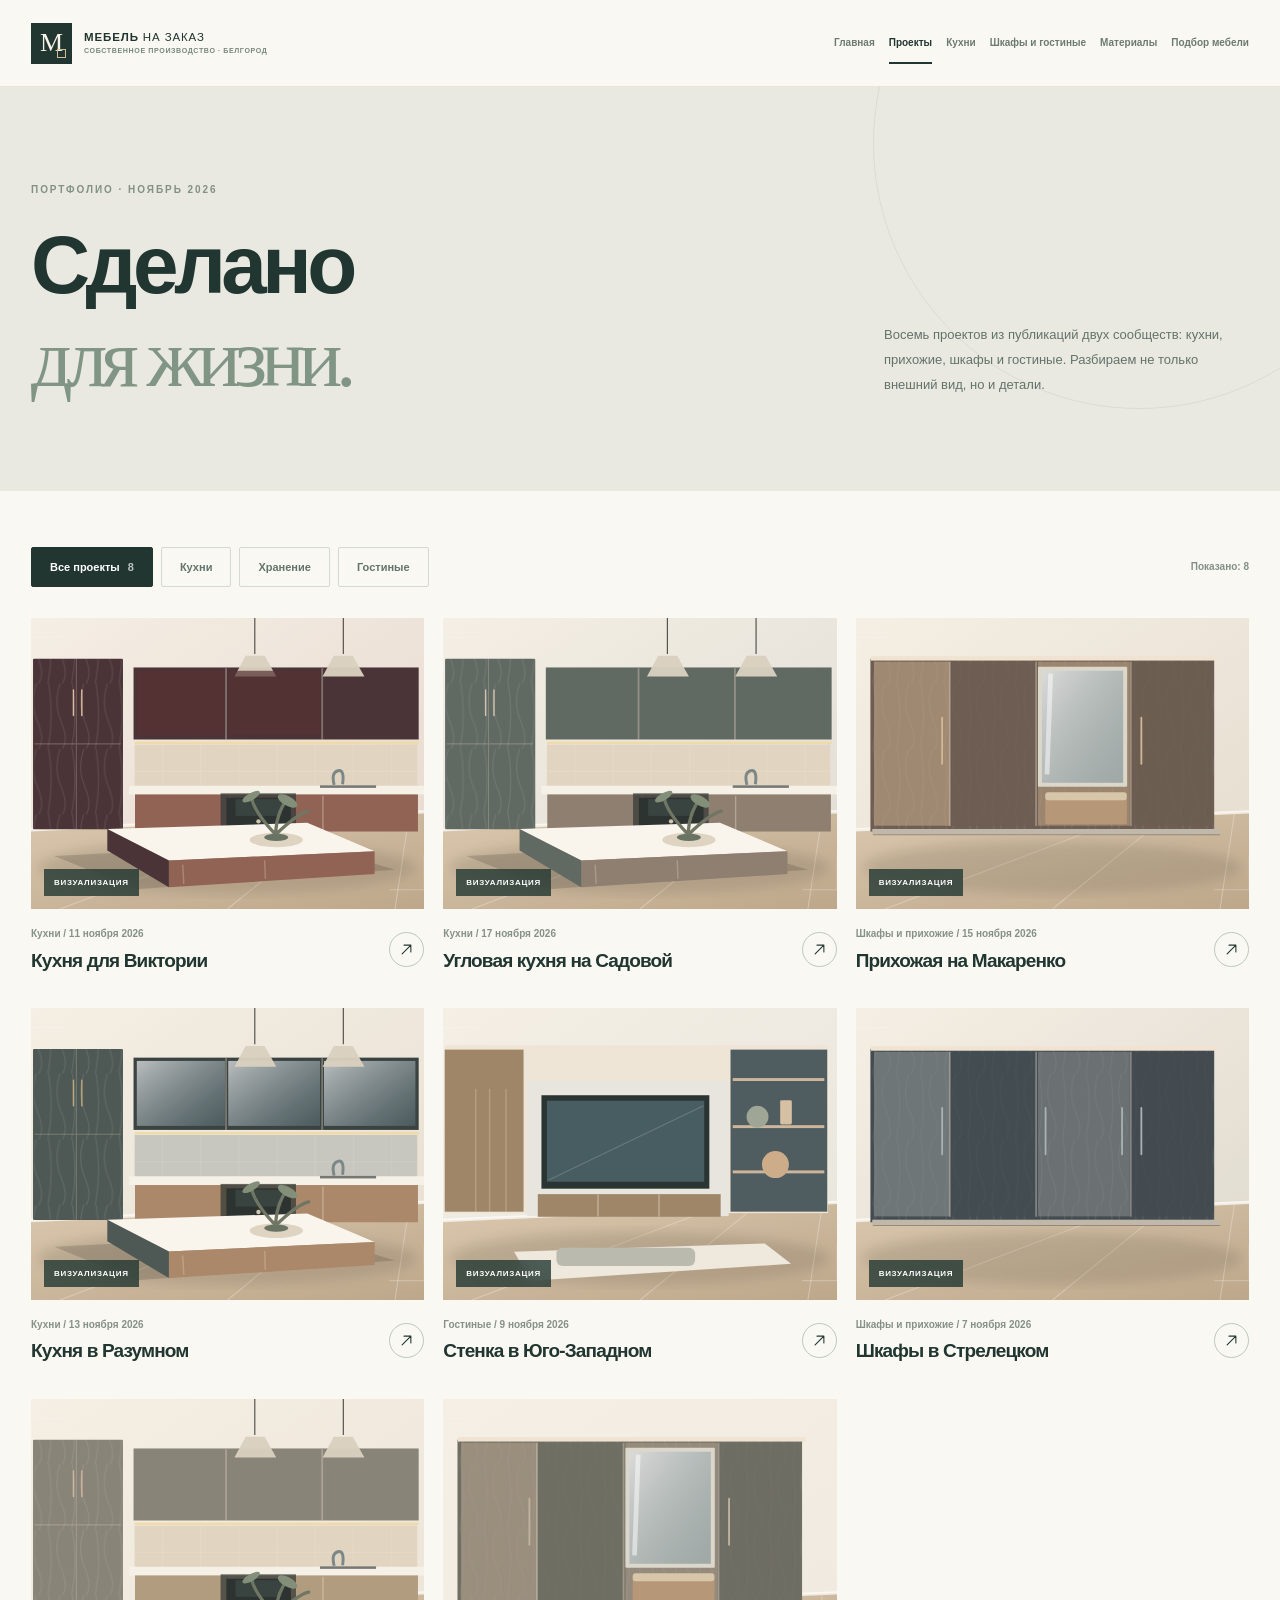
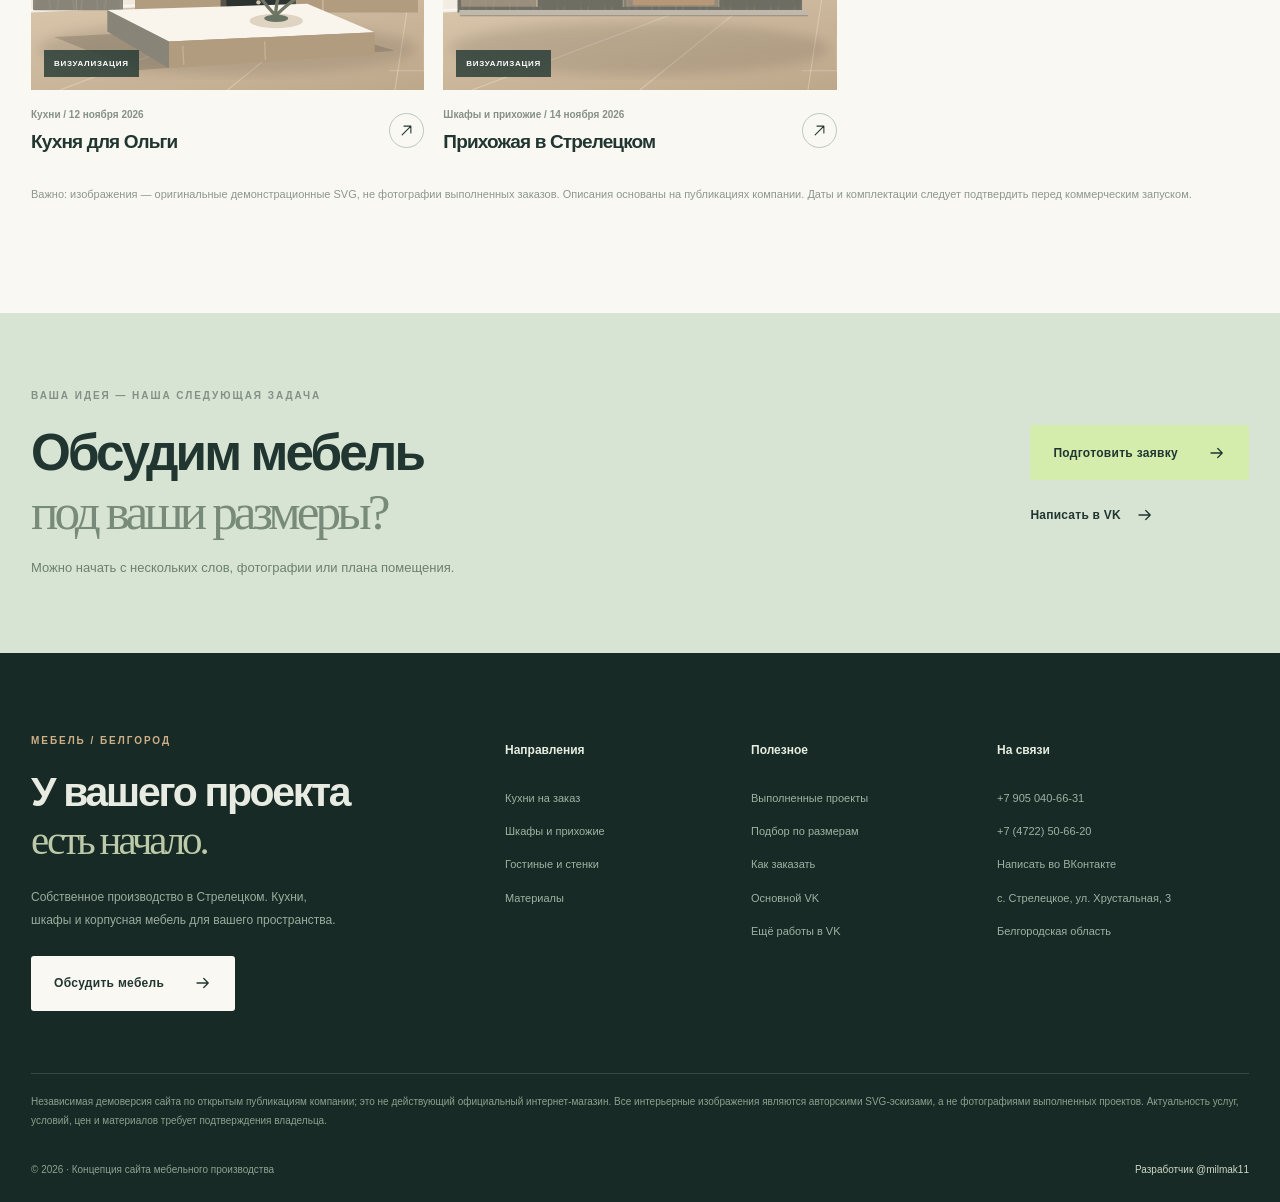
<file: preview-projects-offline.html>
<!doctype html><html lang="ru"><head><meta charset="utf-8"><meta name="viewport" content="width=device-width, initial-scale=1"><meta name="color-scheme" content="light"><meta name="theme-color" content="#223A34"><meta name="robots" content="noindex,nofollow,noarchive"><meta name="description" content="Ноябрьские выполненные мебельные проекты в Белгородской области — описания материалов и фурнитуры."><title>Выполненные проекты — Мебель на заказ Белгород</title><link rel="icon" type="image/svg+xml" href="[data-uri]"><style>:root{--ink:#213631;--ink2:#2b413b;--char:#192925;--lime:#D4EDAC;--sand:#F5F2EB;--cream:#E9E2D6;--ivory:#FAF8F3;--gold:#CDAF88;--muted:#697770;--border:#DDDCD3;--white:#fff;--radius:9px;--container:1370px;--shadow:0 24px 70px rgba(22,36,31,.09)}
*{box-sizing:border-box}html{scroll-behavior:smooth}body{margin:0;background:var(--ivory);color:var(--ink);font-family:'Manrope',Arial,sans-serif;font-size:15px;line-height:1.65;-webkit-font-smoothing:antialiased}body.no-scroll{overflow:hidden}button,input,select,textarea{font:inherit}button{cursor:pointer}a{color:inherit;text-decoration:none}img{display:block;width:100%;max-width:100%}svg{flex-shrink:0}.ico{width:20px;height:20px;stroke-width:1.7}p,h1,h2,h3,h4{margin:0}h1,h2,h3{line-height:1.14;letter-spacing:-.056em}h1{font-size:clamp(47px,5.2vw,85px);font-weight:600}h2{font-size:clamp(39px,4.3vw,65px);font-weight:600}h3{font-size:26px;font-weight:600}h1 i,h1 em,h2 em{font-family:'Prata',Georgia,serif;font-style:normal;font-weight:400;letter-spacing:-.076em}h1 i{color:#758C7B}h2 em{color:#858F7F}section{position:relative}.wrap{width:min(var(--container),calc(100% - 96px));margin:0 auto}.section{padding:110px 0}.pt-small{padding-top:56px}.overline,.eyebrow-line{font-size:10px;font-weight:800;letter-spacing:.195em;text-transform:uppercase;line-height:1.5}.overline{display:block;color:#829086;margin-bottom:21px}.overline.gold{color:var(--gold)}.fine-note{margin-top:30px;font-size:11px;color:#8b978d;line-height:1.7}.btn{display:inline-flex;align-items:center;justify-content:space-between;gap:30px;padding:16px 22px;min-height:55px;font-size:12px;font-weight:800;line-height:1.35;letter-spacing:.025em;border-radius:3px;border:1px solid transparent;transition:transform .25s,background .25s,color .25s,border-color .25s;white-space:nowrap}.btn svg,.text-link svg,.simple-link svg{width:18px;height:18px;transition:transform .25s}.btn:hover{transform:translateY(-2px)}.btn:hover svg,.text-link:hover svg,.simple-link:hover svg{transform:translateX(5px)}.btn-primary{background:var(--ink);color:#fff}.btn-primary:hover{background:#3d564a}.btn-outline{border-color:#85978d;background:transparent;color:var(--ink)}.btn-outline:hover{border-color:var(--ink);background:#f0eee7}.btn-light{color:var(--ink);background:var(--ivory)}.btn-light:hover{background:#e6eadd}.btn-lime{background:var(--lime);color:var(--ink)}.btn-lime:hover{background:#e7f5d3}.text-link,.simple-link{display:inline-flex;align-items:center;gap:15px;font-weight:800;font-size:12px;letter-spacing:.02em;line-height:1.4}.simple-link{color:var(--lime);padding:17px 0}.text-link:hover,.simple-link:hover{opacity:.7}.section-header{display:flex;align-items:start;justify-content:space-between;gap:65px;margin-bottom:47px}.section-header>div{flex:1}.section-header>p{color:#6c7770;max-width:365px;font-size:14px;line-height:1.9;padding-top:36px}.section-header.align-bottom{align-items:end}.section-header.align-bottom .text-link{margin-bottom:8px}.section-header.light h2,.section-header.light p{color:#EDF3E9}.section-header.light h2 em{color:#BDCEB8}
/* header */
.site-head{position:sticky;top:0;z-index:50;background:rgba(250,248,243,.96);backdrop-filter:blur(18px);border-bottom:1px solid #e9e5dc;transition:box-shadow .3s}.site-head.scrolled{box-shadow:0 4px 20px #19292510}.top{height:86px;display:flex;align-items:center;gap:25px}.logo{display:flex;align-items:center;gap:12px;flex-shrink:0}.logo-square{display:grid;place-items:center;position:relative;width:41px;height:41px;background:var(--ink);color:#F8F3E8;font-size:26px;font-family:Georgia,serif;line-height:1}.logo-square i{position:absolute;bottom:6px;right:6px;width:9px;height:9px;border:1px solid #d5ba8f}.logo-words{display:flex;flex-direction:column;gap:1px}.logo-words strong{font-size:11.5px;letter-spacing:.076em;line-height:1.4;white-space:nowrap}.logo-words strong em{font-style:normal;font-weight:500}.logo-words small{font-size:7.1px;font-weight:800;letter-spacing:.085em;white-space:nowrap;color:#77887e}.desktop-nav{display:flex;align-items:center;gap:clamp(10px,1.35vw,26px);margin-left:auto}.desktop-nav a{font-size:11px;font-weight:700;color:#6c7b71;white-space:nowrap;transition:color .2s}.desktop-nav a:hover,.desktop-nav a.active{color:var(--ink)}.desktop-nav a.active{position:relative}.desktop-nav a.active:after{position:absolute;content:'';height:2px;background:var(--ink);bottom:-13px;left:0;right:0}.head-phone{padding:11px 0 11px 19px;margin-left:3px;border-left:1px solid #D2D8D2;white-space:nowrap;font-size:12px;font-weight:800}.menu-btn{display:none;background:transparent;border:0;color:var(--ink);padding:8px}.mobile-nav{display:none}
/* hero */
.hero{background:#F0ECE4;overflow:hidden}.hero-grid{min-height:650px;display:grid;grid-template-columns:49% 51%;align-items:stretch}.hero-left{padding:80px 38px 44px 0;display:flex;flex-direction:column;justify-content:center}.eyebrow-line{color:#61786a;display:inline-flex;align-items:center;gap:10px;margin-bottom:32px}.eyebrow-line b{display:inline-block;width:24px;height:1px;background:#61786a}.hero h1{font-size:clamp(46px,4.65vw,76px)}.hero-lead{max-width:470px;color:#6c7a70;font-size:14px;line-height:1.95;margin-top:32px}.hero-actions{display:flex;gap:12px;flex-wrap:wrap;margin-top:29px}.hero-actions .btn{min-width:175px}.hero-stats{display:flex;gap:26px;align-items:center;margin-top:54px}.hero-stats>div:not(.separator){display:flex;gap:13px;align-items:center}.hero-stats b{font-size:41px;letter-spacing:-.07em;line-height:1;font-weight:600}.hero-stats b sup{font-size:13px;font-weight:600;letter-spacing:0}.hero-stats span{color:#79867d;font-size:10px;line-height:1.5;max-width:110px}.hero-stats .separator{height:40px;width:1px;background:#c2c6ba}.hero-right{position:relative;min-height:650px;overflow:hidden;background:#C8C2B4}.hero-right img{width:100%;height:100%;position:absolute;inset:0;object-fit:cover;object-position:center}.hero-side-label{position:absolute;top:37px;right:0;background:var(--ink);padding:23px 28px;color:white;max-width:215px}.hero-side-label span{color:#B8C9B1;font-size:9px;letter-spacing:.13em;display:block;text-transform:uppercase;margin-bottom:10px}.hero-side-label strong{font-size:17px;line-height:1.15;letter-spacing:.015em}.hero-caption{position:absolute;bottom:24px;left:26px;color:#fff;display:flex;align-items:center;gap:8px;text-shadow:0 1px 12px #172722;letter-spacing:.05em;font-size:10px;font-weight:700}.hero-caption .dot{background:#D9EDBD;width:7px;height:7px;border-radius:50%}.hero-bottom{display:flex;align-items:center;justify-content:space-between;gap:25px;color:#849085;font-size:9px;font-weight:800;letter-spacing:.16em;padding-top:19px;padding-bottom:19px}.hero-bottom svg{width:20px}
/* directions */
.direction-grid{display:grid;grid-template-columns:1.28fr 1fr 1fr;gap:13px}.direction-card{display:block;min-height:430px;position:relative;overflow:hidden;background:#e2d6c9}.direction-card .img{position:absolute;inset:0}.direction-card img{height:100%;object-fit:cover;transition:transform .7s cubic-bezier(.23,1,.32,1)}.direction-card:hover img{transform:scale(1.035)}.direction-card:before{content:'';position:absolute;inset:30% 0 0;z-index:1;background:linear-gradient(to top,rgba(16,29,26,.88),rgba(16,29,26,.03))}.direction-copy{z-index:2;position:absolute;bottom:28px;left:26px;right:64px;color:#fff}.direction-copy small{display:block;color:#D1DDCE;font-size:10px;font-weight:800;letter-spacing:.08em;margin-bottom:13px}.direction-copy h3{font-family:'Prata',Georgia,serif;font-size:31px;font-weight:400;letter-spacing:-.055em;margin-bottom:7px}.direction-copy>span{font-size:11px;line-height:1.5;color:#d5ded8}.circle-arrow{z-index:2;position:absolute;right:26px;bottom:32px;background:#f0f4eb;width:39px;height:39px;border-radius:50%;display:grid;place-items:center;transition:transform .25s}.direction-card:hover .circle-arrow{transform:rotate(45deg)}.direction-card.wide .direction-copy h3{font-size:39px}
/* dark */
.dark-block{background:var(--ink);color:#F2F1E9}.dark-block h2 em{color:#D1DBBE}.dark-block .overline{color:#BDA987}.dark-block .section-header>p{color:#B8C7B9}.factory-grid{display:grid;grid-template-columns:repeat(3,1fr);gap:40px;padding-top:35px;border-top:1px solid #6A7A6C80}.factory-feature{display:flex;flex-direction:column;align-items:flex-start;gap:12px}.factory-feature svg{color:#D3B792;width:27px;height:27px;margin-bottom:14px}.factory-feature b{font-size:18px;font-weight:600;letter-spacing:-.03em}.factory-feature p{max-width:330px;color:#AFBEAF;font-size:12px;line-height:1.9}.light-note{color:#8B9C8B}
/* cards */
.case-grid{display:grid;grid-template-columns:repeat(3,minmax(0,1fr));column-gap:19px;row-gap:35px}.case-card{display:block;text-align:left;background:transparent;border:0;padding:0;min-width:0;color:var(--ink)}.case-photo{display:block;position:relative;overflow:hidden;background:#E9E2D9;aspect-ratio:1.35/1}.case-photo img{height:100%;width:100%;object-fit:cover;transition:transform .65s}.case-card:hover .case-photo img{transform:scale(1.035)}.art-tag{position:absolute;left:13px;bottom:13px;color:#fff;background:rgba(32,54,49,.79);backdrop-filter:blur(8px);padding:7px 10px;font-size:8px;font-weight:800;letter-spacing:.09em}.case-foot{display:flex;justify-content:space-between;align-items:center;gap:15px;padding:17px 0 0}.case-foot>span:first-child{display:block;min-width:0}.case-foot small{display:block;color:#859187;font-size:10px;font-weight:700;margin-bottom:6px}.case-foot strong{display:block;font-size:19px;font-weight:600;line-height:1.3;letter-spacing:-.045em}.round-icon{display:grid;place-items:center;min-width:35px;width:35px;height:35px;border:1px solid #BBC8BD;border-radius:50%;transition:background .2s,color .2s}.round-icon svg{width:15px;height:15px}.case-card:hover .round-icon{background:var(--ink);color:#fff}
/* textures */
.material-band{background:#EFEBE4}.material-grid{display:grid;grid-template-columns:.95fr 1.05fr;align-items:center;gap:clamp(40px,7vw,120px)}.material-copy h2{font-size:clamp(42px,4.1vw,64px)}.material-copy p{color:#6E7971;font-size:13px;line-height:2;margin:22px 0 27px;max-width:440px}.texture-layout{display:grid;grid-template-columns:1.1fr .9fr;grid-template-rows:180px 180px;gap:12px}.texture{display:flex;flex-direction:column;justify-content:space-between;padding:18px 19px;color:white;box-shadow:inset 0 -80px 60px -65px #0008;background-size:cover}.texture span{font-size:10px;opacity:.75}.texture b{font-size:13px;letter-spacing:-.02em}.texture.t1,.swatch-surface.marrone{background:linear-gradient(145deg,#483037,#673c40 55%,#302a2b)}.texture.t2,.swatch-surface.oak{background:repeating-linear-gradient(99deg,#9a7358,#c19873 17px,#89664f 24px,#ae8c6f 37px)}.texture.t3,.swatch-surface.graphite{background:linear-gradient(115deg,#3C4348,#656c70,#343b40)}.texture.t4,.swatch-surface.glass{background:linear-gradient(135deg,#a4a8ab 0%,#3f5357 38%,#9daaa6 42%,#53686e 72%,#3b5559)}
.process{display:grid;grid-template-columns:1fr 1.2fr;gap:90px}.process-intro p{max-width:375px;color:#707970;font-size:13px;line-height:2;margin:20px 0 25px}.process-steps>div{display:grid;grid-template-columns:55px 1fr;column-gap:22px;border-bottom:1px solid #D9DED3;padding:19px 0 24px}.process-steps>div:first-child{padding-top:5px}.process-steps>div>span{grid-row:span 2;font-size:26px;font-weight:600;letter-spacing:-.06em;color:#A9B7AA}.process-steps b{font-size:16px;font-weight:600}.process-steps p{font-size:12px;color:#718076;margin-top:7px;line-height:1.7}
/* CTA/footer */
.wide-cta{background:#D8E4D3;padding:75px 0}.wide-cta.green{background:#D8E4D3}.wide-cta-content{display:flex;align-items:center;justify-content:space-between;gap:50px}.wide-cta h2{font-size:clamp(40px,4vw,63px)}.wide-cta h2 em{color:#788B7A}.wide-cta p{color:#6B8071;font-size:13px;margin-top:16px}.stack-actions{display:flex;flex-direction:column;gap:9px;min-width:205px}.wide-cta .simple-link{color:var(--ink)}.footer{background:#172A25;color:#E8EBE1;padding:80px 0 24px}.foot-grid{display:grid;grid-template-columns:1.85fr .9fr .9fr 1.05fr;gap:30px;padding-bottom:62px}.foot-brand h2{font-size:clamp(36px,3.2vw,50px);line-height:1.16}.foot-brand h2 em{color:#BDCAA9}.foot-brand p{font-size:12px;line-height:1.9;color:#9CAC9E;max-width:310px;margin:22px 0 24px}.foot-links{display:flex;flex-direction:column;gap:15px;padding-top:8px}.foot-links strong{font-size:12px;margin-bottom:13px;color:#E6EDE0}.foot-links a,.foot-links span{font-size:11px;color:#A0B1A3;line-height:1.65}.foot-links a:hover{color:#fff}.disclaimer{border-top:1px solid #ffffff24;padding-top:18px;font-size:10px;color:#8DA08F;line-height:1.9}.foot-bottom{display:flex;justify-content:space-between;gap:20px;margin-top:32px;font-size:10px;color:#8FA193}.foot-bottom a{color:#CFD9C9}.foot-bottom a:hover{text-decoration:underline}
/* inner pages */
.inner-head{padding:95px 0 85px;background:#E9E9E1;overflow:hidden}.inner-head:after{content:'';position:absolute;width:530px;height:530px;border:1px solid rgba(47,73,58,.08);border-radius:50%;right:-125px;top:-210px;pointer-events:none}.inner-title-row{display:flex;gap:80px;align-items:end;justify-content:space-between}.inner-title-row h1{font-size:clamp(55px,6.4vw,90px)}.inner-title-row p{max-width:365px;color:#63736A;font-size:13px;line-height:1.95;padding-bottom:8px}.inner-title-row em{color:#819584}.filter-bar{display:flex;align-items:center;justify-content:space-between;gap:25px;margin-bottom:31px}.filter-chips{display:flex;flex-wrap:wrap;gap:8px}.filter-chip{border:1px solid #D3DAD2;background:transparent;padding:10px 18px;border-radius:2px;font-size:11px;font-weight:800;color:#62746B;transition:all .2s}.filter-chip b{font-weight:600;opacity:.7;margin-left:5px}.filter-chip.selected,.filter-chip:hover{color:white;background:var(--ink);border-color:var(--ink)}.filter-count{color:#809087;font-size:10px;font-weight:700;white-space:nowrap}.portfolio-grid{row-gap:35px}.case-card[hidden]{display:none!important}.empty-state{padding:60px;text-align:center;background:#eee}
.category-hero{background:#E8E3D9}.category-hero.alt{background:#EAEBE4}.cat-grid{display:grid;grid-template-columns:.9fr 1.1fr;min-height:550px;align-items:stretch}.cat-copy{align-self:center;padding:60px 35px 70px 0}.cat-copy h1{font-size:clamp(52px,5.6vw,80px)}.cat-copy p{color:#64766C;max-width:405px;font-size:13px;line-height:1.95;margin:29px 0 25px}.cat-art{position:relative;min-height:520px;background:#CFC7B8}.cat-art img{position:absolute;inset:0;width:100%;height:100%;object-fit:cover}.art-overlay{position:absolute;bottom:15px;left:15px;color:#E8EFE5;background:#203A34BF;padding:8px 12px;backdrop-filter:blur(6px);font-size:9px;letter-spacing:.065em}.split-head{display:grid;grid-template-columns:1fr 1fr;gap:80px}.stack-factors>div{border-top:1px solid #B7C5B638;padding:20px 0}.stack-factors b{font-weight:700;font-size:17px}.stack-factors p{font-size:12px;margin-top:8px;color:#BDCCBC;line-height:1.85}.mat-picture,.split-picture{position:relative;min-width:0;aspect-ratio:1.27}.mat-picture img,.split-picture img{height:100%;object-fit:cover}.split-section{display:grid;grid-template-columns:1.15fr .85fr;gap:90px;align-items:center}.split-copy p{font-size:13px;line-height:1.95;color:#6b786e;margin:25px 0 26px;max-width:410px}
.swatch-grid{display:grid;grid-template-columns:repeat(3,minmax(0,1fr));gap:18px}.swatch-card{background:#F1EEE8;overflow:hidden}.swatch-surface{height:225px}.swatch-surface.gray{background:linear-gradient(135deg,#aea9a0,#d5d1c8 45%,#898c87)}.swatch-surface.lightwood{background:repeating-linear-gradient(99deg,#CFC19F,#E0CDA8 13px,#BBA77F 28px,#D9CAA6 40px)}.swatch-info{padding:23px}.swatch-info small{display:block;font-size:10px;color:#96A198}.swatch-info h3{font-size:21px;margin:10px 0}.swatch-info p{font-size:11px;line-height:1.8;color:#7E8A7F}
/* Modal */
.case-modal{position:fixed;inset:0;z-index:160;display:none;align-items:center;justify-content:center;padding:28px;background:rgba(19,31,27,.72);backdrop-filter:blur(8px)}.case-modal.open{display:flex}.modal-panel{background:#F8F6F0;display:grid;grid-template-columns:1.08fr .92fr;position:relative;max-width:1050px;width:100%;max-height:min(90vh,850px);overflow:auto;box-shadow:0 20px 100px #0004}.modal-visual{min-height:490px;position:relative;background:#DED8CB}.modal-visual img{height:100%;width:100%;object-fit:cover;position:absolute;inset:0}.modal-data{padding:62px 52px 42px}.modal-data .overline{margin-bottom:13px}.modal-data h2{font-size:clamp(30px,3.1vw,44px);margin-bottom:16px}.modal-data .case-summary{font-size:13px;color:#748075;line-height:1.8}.modal-details{list-style:none;margin:22px 0 25px;padding:0}.modal-details li{padding:10px 0 10px 24px;border-bottom:1px solid #DDE1D9;position:relative;font-size:12px;color:#54655A}.modal-details li:before{content:'';position:absolute;left:0;top:18px;width:7px;height:7px;border:1px solid #8B9F8D;transform:rotate(45deg)}.modal-note{color:#8A958A;font-size:10px;line-height:1.8;margin:23px 0}.modal-close{position:absolute;right:15px;top:15px;z-index:2;width:39px;height:39px;background:#FFF;border:1px solid #E2E6DF;display:grid;place-items:center}.modal-close:hover{background:#E8EDDF}
/* contacts */
.contact-grid{display:grid;grid-template-columns:.9fr 1.1fr;gap:50px}.contact-box{padding:40px;background:#E8EDE5}.contact-box h2{font-size:45px}.big-number{display:block;font-size:clamp(23px,2.9vw,40px);font-weight:650;letter-spacing:-.055em;margin-top:30px;white-space:nowrap}.big-number:hover{text-decoration:underline}.secondary-number{display:block;color:#5E7167;margin:6px 0 27px;font-size:16px}.contact-buttons{display:flex;flex-wrap:wrap;gap:9px}.social-links{margin-top:18px}.social-links a{border-bottom:1px solid #DCE1D7;padding:18px 4px;display:grid;grid-template-columns:1fr 25px;align-items:center}.social-links a strong{font-size:14px}.social-links a span{grid-column:1;color:#79877c;font-size:11px}.social-links a svg{grid-column:2;grid-row:1/span 2}.contact-factory{background:#EEECE5}.factory-visual{height:290px;position:relative}.factory-visual img{height:100%;object-fit:cover}.factory-overlay{position:absolute;bottom:17px;left:17px;background:var(--ink);padding:10px 14px;display:flex;gap:10px;align-items:center;color:#fff;font-size:10px}.factory-overlay svg{width:16px;height:16px}.address{padding:35px}.address h3{font-size:26px;line-height:1.4}.address p{font-size:12px;color:#768479;margin:16px 0 20px;line-height:1.9}.faq-list{max-width:1000px}.faq-list details{border-bottom:1px solid #D8DFD5}.faq-list summary{list-style:none;display:flex;justify-content:space-between;align-items:center;gap:20px;cursor:pointer;padding:25px 2px;font-size:16px;font-weight:600}.faq-list summary::-webkit-details-marker{display:none}.faq-list summary svg{width:19px;height:19px;transition:transform .25s}.faq-list details[open] summary svg{transform:rotate(45deg)}.faq-list details p{font-size:12px;line-height:1.95;color:#65756A;padding:0 20px 22px 2px;max-width:780px}
/* planner */
.planner-head{background:#E9E9E1}.planner-grid{display:grid;grid-template-columns:minmax(0,1.22fr) minmax(310px,.78fr);gap:45px}.planner-main{min-width:0}.planner-intro{display:flex;justify-content:space-between;align-items:end;gap:16px;padding-bottom:18px;border-bottom:1px solid #D8DED3}.planner-intro .overline{margin-bottom:7px}.planner-intro h2{font-size:30px}.planner-hint{color:#89948B;font-size:10px;max-width:135px;text-align:right}.form-line{margin-top:20px;display:grid;gap:14px}.form-line.two{grid-template-columns:1fr 1fr}.field{display:flex;flex-direction:column;gap:8px;min-width:0}.field>span{font-size:11px;font-weight:800;color:#617267}.field input,.field textarea,.field select{width:100%;min-width:0;background:#F9F8F3;border:1px solid #D1D9D0;color:var(--ink);padding:13px 13px;font-size:12px;outline:none;border-radius:2px;transition:border-color .2s}.field input:focus,.field textarea:focus,.field select:focus{border-color:#627D67}.field textarea{resize:vertical;min-height:110px}.room-card{border:1px solid #D7DED5;background:#FBFAF7;padding:22px;margin-top:21px;position:relative}.room-head{display:flex;justify-content:space-between;align-items:center;margin-bottom:16px}.room-head strong{font-size:15px;letter-spacing:-.025em}.room-head .remove-room{background:transparent;border:0;color:#9B6358;font-size:10px;font-weight:800;padding:7px}.room-head .remove-room:hover{text-decoration:underline}.form-line.three{grid-template-columns:repeat(3,minmax(0,1fr))}.field-group{margin-top:17px}.field-group>span{display:block;color:#657669;font-size:10px;font-weight:800;margin-bottom:11px}.color-options{display:flex;gap:9px;flex-wrap:wrap}.color-opt{display:flex;align-items:center;gap:9px;background:#F6F3ED;border:1px solid transparent;padding:7px 11px 7px 7px;cursor:pointer;font-size:11px;color:#536358;transition:border-color .2s}.color-opt.selected{border-color:#637A68;background:#edf1e9}.color-dot{width:22px;height:22px;flex-shrink:0;border-radius:50%;box-shadow:inset 0 0 0 1px #0001}.multi-checks{display:flex;gap:7px;flex-wrap:wrap}.check-pill{display:flex;align-items:center;gap:6px;padding:8px 12px;background:#F4F3ED;border:1px solid #D7DDD4;font-size:10px;cursor:pointer}.check-pill input{accent-color:#285046}.check-pill:has(input:checked){border-color:#6D8C74;background:#EDF2E9}.add-room{display:flex;align-items:center;justify-content:center;gap:10px;width:100%;padding:15px;border:1px dashed #AABCAA;background:#EDF0E9;color:#294539;font-size:12px;font-weight:800;margin-top:15px;transition:background .2s}.add-room:hover{background:#e2ebdd}.add-room svg{width:17px;height:17px}.planner-extra{margin-top:38px;display:flex;flex-direction:column;gap:17px}.planner-extra .overline{margin-bottom:0}.upload-box{border:1px dashed #AABCAA;background:#F0F2EB;display:flex;flex-direction:column;align-items:center;text-align:center;padding:25px;cursor:pointer;gap:6px}.upload-box:hover{border-color:var(--ink)}.upload-box .upload-icon{color:#536F5E}.upload-box strong{font-size:12px}.upload-box small{font-size:10px;color:#89968B;line-height:1.6}.photo-thumbs{display:flex;flex-wrap:wrap;gap:10px}.thumb{position:relative;width:84px;height:77px}.thumb img{width:100%;height:100%;object-fit:cover}.thumb button{position:absolute;right:-4px;top:-4px;width:23px;height:23px;background:var(--ink);color:white;border:0;display:grid;place-items:center}.thumb button svg{width:13px;height:13px}.planner-actions{display:flex;flex-wrap:wrap;gap:12px;margin-top:27px}.planner-actions .btn{min-height:52px}.reset-link{border:0;background:transparent;color:#839084;font-size:11px;text-decoration:underline}.planner-side{min-width:0}.preview-pane{position:sticky;top:104px;background:#E9EEE7;padding:23px}.preview-top{display:flex;align-items:center;justify-content:space-between;gap:10px}.preview-top .overline{margin:0}.preview-label{font-size:9px;color:#A1AD9B;font-weight:800}.planner-preview{min-height:260px;margin:15px 0 8px;background:#e5e3d9}.planner-preview svg{display:block;width:100%;height:auto}.preview-note{font-size:10px;color:#8B988D;line-height:1.6}.preview-divider{height:1px;background:#cbd8cd;margin:20px 0}.planner-summary{display:flex;flex-direction:column;gap:13px;margin-top:13px}.summary-row{display:flex;justify-content:space-between;gap:10px;align-items:start;border-bottom:1px solid #CFDACF;padding-bottom:12px}.summary-row b{font-size:12px}.summary-row span{font-size:10px;color:#63796A;text-align:right}.tip-pane{background:#233D34;color:#fff;margin-top:14px;padding:25px}.tip-pane strong{font-size:14px}.tip-pane p{color:#B7C9B8;font-size:11px;line-height:1.8;margin:11px 0}.tip-pane a{font-size:12px;color:#DBEABE;display:inline-flex;gap:10px;align-items:center}.tip-pane a svg{width:15px;height:15px}
.toast{position:fixed;bottom:24px;right:24px;z-index:200;opacity:0;pointer-events:none;transform:translateY(15px);background:#213A30;color:white;font-size:12px;padding:15px 22px;max-width:calc(100vw - 40px);box-shadow:0 14px 42px #0003;transition:opacity .2s,transform .2s}.toast.show{opacity:1;transform:translateY(0)}
/* interaction and responsive */
@media(max-width:1370px){.wrap{width:min(var(--container),calc(100% - 62px))}.head-phone{display:none}.desktop-nav{gap:14px}.desktop-nav a{font-size:10px}.hero h1{font-size:clamp(45px,4.9vw,69px)}.hero-left{padding-right:24px}} 
@media(max-width:1060px){.desktop-nav{display:none}.head-phone{display:block;margin-left:auto}.menu-btn{display:grid;place-items:center}.mobile-nav{display:none;position:absolute;top:86px;left:0;right:0;background:#F8F7F2;border-bottom:1px solid #D6E0D8;box-shadow:0 25px 35px #0002;padding:19px max(31px,calc((100vw - var(--container))/2)) 28px}.mobile-nav.open{display:flex;flex-direction:column;gap:0}.mobile-nav a{font-size:14px;font-weight:700;padding:12px;border-bottom:1px solid #e4e9e1}.mobile-nav a.active{color:#6a9a77}.mobile-nav .mobile-call{display:flex;align-items:center;justify-content:space-between;background:var(--ink);color:#fff;margin-top:16px;border:0;padding:13px 17px}.hero-grid{min-height:580px}.hero-right{min-height:580px}.hero-left{padding-top:40px}.hero h1{font-size:clamp(44px,5.3vw,66px)}.hero-stats{margin-top:40px}.hero-side-label{padding:17px;max-width:190px}.direction-grid{gap:10px}.direction-card{min-height:370px}.direction-copy{left:18px;bottom:19px;right:46px}.direction-copy h3{font-size:26px}.direction-card.wide .direction-copy h3{font-size:31px}.circle-arrow{right:12px;bottom:22px;width:31px;height:31px}.material-grid{gap:40px}.process{gap:50px}.foot-grid{grid-template-columns:1.4fr 1fr 1fr;row-gap:34px}.foot-brand{grid-row:span 2}.contact-grid{gap:22px}.planner-grid{gap:20px}}
@media(max-width:760px){.wrap{width:calc(100% - 40px)}.top{height:69px}.site-head .head-phone{display:none}.mobile-nav{top:69px;padding:16px 20px 22px}.logo-square{width:38px;height:38px}.logo-words strong{font-size:10px}.logo-words small{font-size:6.7px}.menu-btn{margin-left:auto}.section{padding:70px 0}.inner-head{padding:65px 0 55px}.section-header{display:block;margin-bottom:34px}.section-header>p{max-width:100%;padding-top:19px}.section-header.align-bottom .text-link{margin-top:19px}.hero-grid{display:flex;flex-direction:column;min-height:0}.hero-left{padding:52px 0 49px}.hero-right{min-height:370px;margin:0 -20px}.hero-right img{object-position:center}.hero h1{font-size:clamp(45px,9vw,72px)}.hero-lead{margin-top:20px}.hero-stats{margin-top:33px}.hero-side-label{top:16px;right:16px}.hero-bottom{padding-top:18px;padding-bottom:18px;gap:15px;flex-wrap:wrap;font-size:8px}.hero-bottom span:nth-of-type(3){display:none}.direction-grid{grid-template-columns:1fr 1fr}.direction-card.wide{grid-column:span 2}.direction-card{min-height:300px}.direction-card.wide{min-height:340px}.direction-card.wide .direction-copy h3{font-size:33px}.case-grid{grid-template-columns:repeat(2,minmax(0,1fr));gap:16px;row-gap:30px}.case-foot strong{font-size:16px}.case-foot small{font-size:9px}.material-grid{grid-template-columns:1fr}.texture-layout{grid-template-rows:150px 150px}.process{grid-template-columns:1fr;gap:30px}.wide-cta{padding:50px 0}.wide-cta-content{align-items:flex-start;flex-direction:column;gap:25px}.foot-grid{grid-template-columns:repeat(2,minmax(0,1fr));row-gap:30px}.foot-brand{grid-column:span 2;grid-row:auto}.foot-brand h2{font-size:45px}.footer{padding-top:60px}.inner-title-row{display:block}.inner-title-row p{padding-top:23px}.cat-grid{display:block}.cat-copy{padding:60px 0 42px}.cat-art{min-height:400px;margin:0 -20px}.split-head{grid-template-columns:1fr;gap:40px}.swatch-grid{grid-template-columns:repeat(2,minmax(0,1fr))}.swatch-surface{height:170px}.split-section{grid-template-columns:1fr;gap:35px}.planner-grid{grid-template-columns:1fr}.planner-side{grid-row:1}.planner-side .preview-pane{position:relative;top:auto}.planner-preview{max-width:540px;margin:10px auto}.tip-pane{display:none}.contact-grid{grid-template-columns:1fr}.modal-panel{grid-template-columns:1fr;max-width:570px}.modal-visual{min-height:260px;aspect-ratio:1.5}.modal-data{padding:35px}.modal-close{top:8px;right:8px}.case-modal{padding:15px}}
@media(max-width:430px){.wrap{width:calc(100% - 30px)}.logo-square{width:36px;height:36px}.logo-words strong{font-size:9px}.logo-words small{font-size:5.9px}.top{gap:8px}.section{padding:58px 0}.hero-left{padding:43px 0 38px}.hero-right{margin:0 -15px;min-height:295px}.hero h1{font-size:clamp(41px,10.5vw,52px);letter-spacing:-.063em}.hero-lead{font-size:12px}.eyebrow-line{font-size:8px}.hero-actions{gap:9px}.hero-actions .btn{padding:13px;min-height:47px;min-width:0;font-size:10px;gap:9px;flex:1}.hero-actions .btn svg{width:15px}.hero-stats{gap:17px}.hero-stats b{font-size:33px}.hero-stats span{font-size:9px;max-width:94px}.hero-bottom{font-size:7px}.hero-side-label{padding:10px;max-width:145px}.hero-side-label span{font-size:8px}.hero-side-label strong{font-size:13px}.hero-caption{bottom:12px;left:12px;font-size:8px}.direction-grid{grid-template-columns:1fr}.direction-card.wide{grid-column:auto}.direction-card{min-height:300px}.direction-copy{left:20px;right:58px;bottom:18px}.direction-card.wide .direction-copy h3{font-size:29px}.case-grid{grid-template-columns:1fr}.case-photo{aspect-ratio:1.42}.case-foot strong{font-size:20px}.section-header h2{font-size:39px}.factory-grid{grid-template-columns:1fr;gap:28px}.factory-feature{gap:7px}.factory-feature svg{margin-bottom:4px}.material-copy h2{font-size:43px}.texture-layout{grid-template-rows:155px 155px}.foot-grid{grid-template-columns:1fr 1fr;gap:23px}.foot-grid .foot-links:last-child{grid-column:span 2}.foot-bottom{flex-direction:column}.inner-head{padding:49px 0}.inner-title-row h1{font-size:54px}.filter-bar{display:block}.filter-chips{gap:6px}.filter-chip{padding:9px 12px;font-size:10px}.filter-count{margin-top:11px}.cat-copy h1{font-size:51px}.cat-art{margin:0 -15px;min-height:270px}.swatch-grid{grid-template-columns:1fr 1fr;gap:11px}.swatch-surface{height:128px}.swatch-info{padding:12px}.swatch-info h3{font-size:15px}.swatch-info p{font-size:10px}.form-line.two,.form-line.three{grid-template-columns:1fr}.room-card{padding:15px}.planner-head .inner-title-row h1{font-size:51px}.preview-pane{padding:15px}.planner-preview{min-height:175px}.planner-intro{align-items:start}.planner-hint{font-size:9px}.planner-actions{flex-direction:column}.planner-actions .btn{width:100%}.contact-box{padding:23px}.contact-box h2{font-size:36px}.big-number{font-size:27px}.address{padding:25px}.modal-data{padding:23px}.modal-visual{min-height:215px}.modal-data h2{font-size:29px}}
@media(prefers-reduced-motion:reduce){*,*:before,*:after{animation:none!important;transition:none!important;scroll-behavior:auto!important}}</style></head><body data-page="projects.html"><header class="site-head" id="site-head"><div class="wrap top"><a class="logo" href="index.html" aria-label="Мебель на заказ Белгород — главная"><span class="logo-square"><span>M</span><i></i></span><span class="logo-words"><strong>МЕБЕЛЬ <em>НА ЗАКАЗ</em></strong><small>СОБСТВЕННОЕ ПРОИЗВОДСТВО · БЕЛГОРОД</small></span></a><nav class="desktop-nav" aria-label="Навигация"><a href="index.html" class="" >Главная</a><a href="projects.html" class="active" aria-current=page>Проекты</a><a href="kitchens.html" class="" >Кухни</a><a href="storage.html" class="" >Шкафы и гостиные</a><a href="materials.html" class="" >Материалы</a><a href="planner.html" class="" >Подбор мебели</a></nav><a class="head-phone" href="tel:+79050406631">+7 905 040-66-31</a><button type="button" class="menu-btn" id="menu-btn" aria-expanded="false" aria-controls="mobile-nav" aria-label="Открыть меню"><svg class="ico" viewBox="0 0 24 24" fill="none" stroke="currentColor" stroke-width="1.65" stroke-linecap="round" stroke-linejoin="round" aria-hidden="true"><path d="M4 7h16M4 12h16M4 17h16"/></svg></button></div><nav id="mobile-nav" class="mobile-nav" aria-label="Мобильное меню"><a href="index.html" class="" >Главная</a><a href="projects.html" class="active" aria-current=page>Проекты</a><a href="kitchens.html" class="" >Кухни</a><a href="storage.html" class="" >Шкафы и гостиные</a><a href="materials.html" class="" >Материалы</a><a href="planner.html" class="" >Подбор мебели</a><a class="mobile-call" href="contacts.html">Контакты и замер <svg class="ico" viewBox="0 0 24 24" fill="none" stroke="currentColor" stroke-width="1.65" stroke-linecap="round" stroke-linejoin="round" aria-hidden="true"><path d="M4 12h15m-6-6 6 6-6 6"/></svg></a></nav></header><main><section class="inner-head"><div class="wrap"><span class="overline">ПОРТФОЛИО · НОЯБРЬ 2026</span><div class="inner-title-row"><h1>Сделано<br><em>для жизни.</em></h1><p>Восемь проектов из публикаций двух сообществ: кухни, прихожие, шкафы и гостиные. Разбираем не только внешний вид, но и детали.</p></div></div></section><section class="section pt-small"><div class="wrap"><div class="filter-bar"><div class="filter-chips" role="group" aria-label="Фильтры проектов"><button class="filter-chip selected" data-filter="all" type="button">Все проекты <b>8</b></button><button class="filter-chip" data-filter="kitchen" type="button">Кухни</button><button class="filter-chip" data-filter="storage" type="button">Хранение</button><button class="filter-chip" data-filter="living" type="button">Гостиные</button></div><div class="filter-count" id="filter-count">Показано: 8</div></div><div class="case-grid portfolio-grid" id="portfolio-grid"><button type="button" class="case-card portfolio" data-open-case="victoria" aria-label="Подробнее о проекте Кухня для Виктории"><span class="case-photo"><img src="[data-uri]" loading="eager" alt="Авторская визуализация интерьера, не фотография выполненного заказа" ><span class="art-tag">ВИЗУАЛИЗАЦИЯ</span></span><span class="case-foot"><span><small>Кухни / 11 ноября 2026</small><strong>Кухня для Виктории</strong></span><span class="round-icon"><svg class="ico" viewBox="0 0 24 24" fill="none" stroke="currentColor" stroke-width="1.65" stroke-linecap="round" stroke-linejoin="round" aria-hidden="true"><path d="M5 19 19 5M8 5h11v11"/></svg></span></span></button><button type="button" class="case-card portfolio" data-open-case="sadovaya" aria-label="Подробнее о проекте Угловая кухня на Садовой"><span class="case-photo"><img src="[data-uri]" loading="eager" alt="Авторская визуализация интерьера, не фотография выполненного заказа" ><span class="art-tag">ВИЗУАЛИЗАЦИЯ</span></span><span class="case-foot"><span><small>Кухни / 17 ноября 2026</small><strong>Угловая кухня на Садовой</strong></span><span class="round-icon"><svg class="ico" viewBox="0 0 24 24" fill="none" stroke="currentColor" stroke-width="1.65" stroke-linecap="round" stroke-linejoin="round" aria-hidden="true"><path d="M5 19 19 5M8 5h11v11"/></svg></span></span></button><button type="button" class="case-card portfolio" data-open-case="macarenko" aria-label="Подробнее о проекте Прихожая на Макаренко"><span class="case-photo"><img src="[data-uri]" loading="eager" alt="Авторская визуализация интерьера, не фотография выполненного заказа" ><span class="art-tag">ВИЗУАЛИЗАЦИЯ</span></span><span class="case-foot"><span><small>Шкафы и прихожие / 15 ноября 2026</small><strong>Прихожая на Макаренко</strong></span><span class="round-icon"><svg class="ico" viewBox="0 0 24 24" fill="none" stroke="currentColor" stroke-width="1.65" stroke-linecap="round" stroke-linejoin="round" aria-hidden="true"><path d="M5 19 19 5M8 5h11v11"/></svg></span></span></button><button type="button" class="case-card portfolio" data-open-case="razumnoe" aria-label="Подробнее о проекте Кухня в Разумном"><span class="case-photo"><img src="[data-uri]" loading="eager" alt="Авторская визуализация интерьера, не фотография выполненного заказа" ><span class="art-tag">ВИЗУАЛИЗАЦИЯ</span></span><span class="case-foot"><span><small>Кухни / 13 ноября 2026</small><strong>Кухня в Разумном</strong></span><span class="round-icon"><svg class="ico" viewBox="0 0 24 24" fill="none" stroke="currentColor" stroke-width="1.65" stroke-linecap="round" stroke-linejoin="round" aria-hidden="true"><path d="M5 19 19 5M8 5h11v11"/></svg></span></span></button><button type="button" class="case-card portfolio" data-open-case="southwest" aria-label="Подробнее о проекте Стенка в Юго-Западном"><span class="case-photo"><img src="[data-uri]" loading="eager" alt="Авторская визуализация интерьера, не фотография выполненного заказа" ><span class="art-tag">ВИЗУАЛИЗАЦИЯ</span></span><span class="case-foot"><span><small>Гостиные / 9 ноября 2026</small><strong>Стенка в Юго-Западном</strong></span><span class="round-icon"><svg class="ico" viewBox="0 0 24 24" fill="none" stroke="currentColor" stroke-width="1.65" stroke-linecap="round" stroke-linejoin="round" aria-hidden="true"><path d="M5 19 19 5M8 5h11v11"/></svg></span></span></button><button type="button" class="case-card portfolio" data-open-case="streletskoe" aria-label="Подробнее о проекте Шкафы в Стрелецком"><span class="case-photo"><img src="[data-uri]" loading="eager" alt="Авторская визуализация интерьера, не фотография выполненного заказа" ><span class="art-tag">ВИЗУАЛИЗАЦИЯ</span></span><span class="case-foot"><span><small>Шкафы и прихожие / 7 ноября 2026</small><strong>Шкафы в Стрелецком</strong></span><span class="round-icon"><svg class="ico" viewBox="0 0 24 24" fill="none" stroke="currentColor" stroke-width="1.65" stroke-linecap="round" stroke-linejoin="round" aria-hidden="true"><path d="M5 19 19 5M8 5h11v11"/></svg></span></span></button><button type="button" class="case-card portfolio" data-open-case="olga" aria-label="Подробнее о проекте Кухня для Ольги"><span class="case-photo"><img src="[data-uri]" loading="eager" alt="Авторская визуализация интерьера, не фотография выполненного заказа" ><span class="art-tag">ВИЗУАЛИЗАЦИЯ</span></span><span class="case-foot"><span><small>Кухни / 12 ноября 2026</small><strong>Кухня для Ольги</strong></span><span class="round-icon"><svg class="ico" viewBox="0 0 24 24" fill="none" stroke="currentColor" stroke-width="1.65" stroke-linecap="round" stroke-linejoin="round" aria-hidden="true"><path d="M5 19 19 5M8 5h11v11"/></svg></span></span></button><button type="button" class="case-card portfolio" data-open-case="entry-14" aria-label="Подробнее о проекте Прихожая в Стрелецком"><span class="case-photo"><img src="[data-uri]" loading="eager" alt="Авторская визуализация интерьера, не фотография выполненного заказа" ><span class="art-tag">ВИЗУАЛИЗАЦИЯ</span></span><span class="case-foot"><span><small>Шкафы и прихожие / 14 ноября 2026</small><strong>Прихожая в Стрелецком</strong></span><span class="round-icon"><svg class="ico" viewBox="0 0 24 24" fill="none" stroke="currentColor" stroke-width="1.65" stroke-linecap="round" stroke-linejoin="round" aria-hidden="true"><path d="M5 19 19 5M8 5h11v11"/></svg></span></span></button></div><div id="portfolio-empty" class="empty-state" hidden>По этому запросу проектов нет. Выберите другой раздел.</div><p class="fine-note">Важно: изображения — оригинальные демонстрационные SVG, не фотографии выполненных заказов. Описания основаны на публикациях компании. Даты и комплектации следует подтвердить перед коммерческим запуском.</p></div></section><section class="wide-cta green"><div class="wrap wide-cta-content"><div><span class="overline">ВАША ИДЕЯ — НАША СЛЕДУЮЩАЯ ЗАДАЧА</span><h2>Обсудим мебель<br><em>под ваши размеры?</em></h2><p>Можно начать с нескольких слов, фотографии или плана помещения.</p></div><div class="stack-actions"><a class="btn btn-lime" href="planner.html">Подготовить заявку<svg class="ico" viewBox="0 0 24 24" fill="none" stroke="currentColor" stroke-width="1.65" stroke-linecap="round" stroke-linejoin="round" aria-hidden="true"><path d="M4 12h15m-6-6 6 6-6 6"/></svg></a><a class="simple-link" href="https://vk.me/mebelden_bel">Написать в VK<svg class="ico" viewBox="0 0 24 24" fill="none" stroke="currentColor" stroke-width="1.65" stroke-linecap="round" stroke-linejoin="round" aria-hidden="true"><path d="M4 12h15m-6-6 6 6-6 6"/></svg></a></div></div></section></main><footer class="footer"><div class="wrap"><div class="foot-grid"><div class="foot-brand"><span class="overline gold">МЕБЕЛЬ / БЕЛГОРОД</span><h2>У вашего проекта<br><em>есть начало.</em></h2><p>Собственное производство в Стрелецком. Кухни, шкафы и корпусная мебель для вашего пространства.</p><a class="btn btn-light" href="planner.html">Обсудить мебель<svg class="ico" viewBox="0 0 24 24" fill="none" stroke="currentColor" stroke-width="1.65" stroke-linecap="round" stroke-linejoin="round" aria-hidden="true"><path d="M4 12h15m-6-6 6 6-6 6"/></svg></a></div><div class="foot-links"><strong>Направления</strong><a href="kitchens.html">Кухни на заказ</a><a href="storage.html">Шкафы и прихожие</a><a href="storage.html#living">Гостиные и стенки</a><a href="materials.html">Материалы</a></div><div class="foot-links"><strong>Полезное</strong><a href="projects.html">Выполненные проекты</a><a href="planner.html">Подбор по размерам</a><a href="contacts.html">Как заказать</a><a href="https://vk.com/mebelden_bel" target="_blank" rel="noopener noreferrer">Основной VK</a><a href="https://vk.com/mebelryadom31" target="_blank" rel="noopener noreferrer">Ещё работы в VK</a></div><div class="foot-links"><strong>На связи</strong><a href="tel:+79050406631">+7 905 040-66-31</a><a href="tel:+74722506620">+7 (4722) 50-66-20</a><a href="https://vk.me/mebelden_bel" target="_blank" rel="noopener noreferrer">Написать во ВКонтакте</a><span>с. Стрелецкое, ул. Хрустальная, 3</span><span>Белгородская область</span></div></div><div class="disclaimer">Независимая демоверсия сайта по открытым публикациям компании; это не действующий официальный интернет-магазин. Все интерьерные изображения являются авторскими SVG-эскизами, а не фотографиями выполненных проектов. Актуальность услуг, условий, цен и материалов требует подтверждения владельца.</div><div class="foot-bottom"><span>© 2026 · Концепция сайта мебельного производства</span><a href="https://t.me/milmak11" target="_blank" rel="noopener noreferrer">Разработчик @milmak11</a></div></div></footer><div class="toast" id="toast" role="status" aria-live="polite"></div><script>'use strict';
const PROJECTS=[{"id":"victoria","title":"Кухня для Виктории","type":"kitchen","typeName":"Кухни","date":"11 ноября 2026","where":"Белгородская область","scene":"kitchen-victoria","summary":"Эмаль Marrone Scuro, фрезеровка «Вельвет», чёрный профиль Gola — выразительная кухня с продуманной фурнитурой.","details":["ЛДСП «Дуб Термо» чёрно-коричневый","Фрезеровка «Вельвет» и эмаль Marrone Scuro","Столешница и фартук «Дуб Каштан»","Профиль Gola чёрный, подсветка","Петли Samet, Push to Open, газлифты","Ящики скрытого монтажа 440 мм"]},{"id":"sadovaya","title":"Угловая кухня на Садовой","type":"kitchen","typeName":"Кухни","date":"17 ноября 2026","where":"Улица Садовая","scene":"kitchen-sadovaya","summary":"Серые спокойные фасады и выразительная отделка под камень. В проекте использованы скрытые ящики.","details":["ЛДСП «Ангора серая»","Столешница и фартук «Лавант»","Петли Samet","Ящики скрытого монтажа"]},{"id":"macarenko","title":"Прихожая на Макаренко","type":"storage","typeName":"Шкафы и прихожие","date":"15 ноября 2026","where":"Улица Макаренко","scene":"entry-makarenko","summary":"Вместительный шкаф, рейки, зеркало и банкетка — функциональная входная зона.","details":["Большой шкаф и системы хранения","Декоративные рейки и зеркало","Банкетка","Скрытая гладильная доска"]},{"id":"razumnoe","title":"Кухня в Разумном","type":"kitchen","typeName":"Кухни","date":"13 ноября 2026","where":"Посёлок Разумное","scene":"kitchen-razumnoe","summary":"Верхние фасады из тонированного стекла в алюминиевых рамках и мягкая подсветка.","details":["Тонированное стекло в верхних фасадах","Алюминиевые рамки","Подсветка рабочей зоны"]},{"id":"southwest","title":"Стенка в Юго-Западном","type":"living","typeName":"Гостиные","date":"9 ноября 2026","where":"Микрорайон Юго-Западный","scene":"living-southwest","summary":"Сочетание спокойного серого МДФ и светлого дерева в зоне хранения для гостиной.","details":["МДФ «Туман»","ЛДСП «Дуб Барония светлый»","Скрытые ящики","Подсветка"]},{"id":"streletskoe","title":"Шкафы в Стрелецком","type":"storage","typeName":"Шкафы и прихожие","date":"7 ноября 2026","where":"Село Стрелецкое","scene":"wardrobe-streletskoe","summary":"Контрастный графит, фактурная фрезеровка «Волна» и открывание без обычных ручек.","details":["ЛДСП «Антрацит / Диамант серый»","МДФ в плёнке «Графит Нубук»","Фрезеровка «Волна»","Система Push to Open","Петли Samet, скрытые ящики"]},{"id":"olga","title":"Кухня для Ольги","type":"kitchen","typeName":"Кухни","date":"12 ноября 2026","where":"Белгородская область","scene":"kitchen-olga","summary":"Готовая кухня опубликована во втором сообществе производства. Подробные материалы требуют уточнения.","details":["Публикация о выполненной кухне во втором сообществе","Конкретные материалы, размеры и комплектацию необходимо уточнить"]},{"id":"entry-14","title":"Прихожая в Стрелецком","type":"storage","typeName":"Шкафы и прихожие","date":"14 ноября 2026","where":"Село Стрелецкое","scene":"entry-streletskoe","summary":"Ещё один готовый проект из публикаций второго сообщества. Иллюстрация показывает идею, не фактический интерьер.","details":["Реализованная прихожая из публикации второго сообщества","Технические характеристики и стоимость не подтверждены"]}];
const $=(s,root=document)=>root.querySelector(s);
const $$=(s,root=document)=>Array.from(root.querySelectorAll(s));
const icon=(name='arrow')=>({arrow:'<path d="M4 12h15m-6-6 6 6-6 6"/>',close:'<path d="M5 5 19 19M19 5 5 19"/>',plus:'<path d="M12 5v14M5 12h14"/>',menu:'<path d="M4 7h16M4 12h16M4 17h16"/>'})[name];
const svg=(shape)=>`<svg viewBox="0 0 24 24" fill="none" stroke="currentColor" stroke-width="1.8" stroke-linecap="round" stroke-linejoin="round" aria-hidden="true">${icon(shape)}</svg>`;
const clean=(value)=>String(value??'').replace(/[&<>"']/g,c=>({'&':'&amp;','<':'&lt;','>':'&gt;','"':'&quot;',"'":'&#39;'}[c]));
let toastTimer;
function toast(msg){const t=$('#toast');if(!t)return;t.textContent=msg;t.classList.add('show');clearTimeout(toastTimer);toastTimer=setTimeout(()=>t.classList.remove('show'),2800)}
async function copyText(txt){try{if(navigator.clipboard&&window.isSecureContext){await navigator.clipboard.writeText(txt);toast('Заявка скопирована');return true}}catch(e){}const textarea=document.createElement('textarea');textarea.value=txt;textarea.style.cssText='position:fixed;top:-1000px;left:-1000px;opacity:0';document.body.append(textarea);textarea.select();try{const ok=document.execCommand('copy');if(ok){toast('Заявка скопирована');return true}}catch(e){}finally{textarea.remove()}toast('Не удалось скопировать автоматически. Выделите текст заявки вручную.');return false}
(function nav(){const btn=$('#menu-btn'),nav=$('#mobile-nav');if(!btn||!nav)return;btn.addEventListener('click',()=>{const open=!nav.classList.contains('open');nav.classList.toggle('open',open);btn.setAttribute('aria-expanded',String(open));btn.setAttribute('aria-label',open?'Закрыть меню':'Открыть меню');btn.innerHTML=svg(open?'close':'menu')});nav.addEventListener('click',event=>{if(event.target.closest('a')){nav.classList.remove('open');btn.setAttribute('aria-expanded','false')}});document.addEventListener('click',event=>{if(!event.composedPath().includes(btn)&&!event.target.closest('.site-head')&&nav.classList.contains('open')){nav.classList.remove('open');btn.setAttribute('aria-expanded','false')}});window.addEventListener('scroll',()=>$('.site-head')?.classList.toggle('scrolled',scrollY>30),{passive:true})})();
(function cases(){const cards=$$('[data-open-case]');if(!cards.length)return;const modal=document.createElement('div');modal.className='case-modal';modal.id='case-modal';modal.setAttribute('role','dialog');modal.setAttribute('aria-modal','true');modal.setAttribute('aria-label','Подробности выполненного проекта');document.body.appendChild(modal);let prevFocus=null;function close(){modal.classList.remove('open');modal.innerHTML='';document.body.classList.remove('no-scroll');if(prevFocus&&prevFocus.focus)prevFocus.focus();if(new URLSearchParams(location.search).has('case')){history.replaceState(null,'',location.pathname)}}function open(id){const item=PROJECTS.find(p=>p.id===id);if(!item)return;prevFocus=document.activeElement;modal.innerHTML=`<div class="modal-panel"><button type="button" class="modal-close" aria-label="Закрыть">${svg('close')}</button><div class="modal-visual"><img loading="eager" src="assets/scenes/${item.scene}.svg" alt="Демонстрационная интерьерная иллюстрация"/><span class="art-overlay">Иллюстрация · не фото проекта</span></div><div class="modal-data"><span class="overline">${clean(item.typeName)} / ${clean(item.date)}</span><h2>${clean(item.title)}</h2><p class="case-summary">${clean(item.summary)}</p><ul class="modal-details">${item.details.map(d=>`<li>${clean(d)}</li>`).join('')}</ul><p class="modal-note">Местоположение: ${clean(item.where)}. Сведения из публикаций компании. Изображение демонстрационное, фото и точные технические условия требуют согласования.</p><a class="btn btn-primary" href="planner.html?type=${item.type==='kitchen'?'kitchen':item.type==='living'?'living':'storage'}">Обсудить похожий проект ${svg('arrow')}</a></div></div>`;modal.classList.add('open');document.body.classList.add('no-scroll');modal.querySelector('.modal-close').addEventListener('click',close);modal.querySelector('.modal-close').focus()}
 cards.forEach(el=>el.addEventListener('click',()=>open(el.dataset.openCase)));
 modal.addEventListener('click',ev=>{if(ev.target===modal)close()});document.addEventListener('keydown',ev=>{if(ev.key==='Escape'&&modal.classList.contains('open'))close();if(ev.key==='Tab'&&modal.classList.contains('open')){const elems=$$('button,a,input,[tabindex]:not([tabindex="-1"])',modal);const first=elems[0],last=elems.at(-1);if(ev.shiftKey&&document.activeElement===first){ev.preventDefault();last?.focus()}else if(!ev.shiftKey&&document.activeElement===last){ev.preventDefault();first?.focus()}}});
 const params=new URLSearchParams(location.search);if(params.has('case')){setTimeout(()=>open(params.get('case')),180)}
 const chips=$$('[data-filter]');const count=$('#filter-count');if(chips.length){chips.forEach(chip=>chip.addEventListener('click',()=>{const cat=chip.dataset.filter;chips.forEach(c=>{c.classList.toggle('selected',c===chip);c.setAttribute('aria-pressed',String(c===chip))});let n=0;cards.forEach(el=>{const p=PROJECTS.find(x=>x.id===el.dataset.openCase);const show=cat==='all'||p?.type===cat;el.hidden=!show;if(show)n++});if(count)count.textContent=`Показано: ${n}`;const empty=$('#portfolio-empty');if(empty)empty.hidden=n>0}));chips[0]?.setAttribute('aria-pressed','true')}})();

(function planner(){if(document.body.dataset.page!=='planner.html')return;
const types=[['kitchen','Кухня'],['storage','Шкаф / гардеробная'],['hall','Прихожая'],['living','Стенка / гостиная'],['desk','Рабочая зона'],['other','Другое']];
const colors=[['ivory','Светлый','#DBD2C1'],['oak','Дуб','#AF8B6A'],['graphite','Графит','#465356'],['sage','Шалфей','#768978']];
const extras=[['light','Подсветка'],['drawers','Выдвижные ящики'],['glass','Стеклянные фасады'],['handleless','Без ручек']];
const storeKey='mebelden_planner_demo_v1';
const newRoom=(type='kitchen')=>({id:Date.now()+Math.round(Math.random()*100000),type,w:300,h:260,d:60,color:'oak',material:'Помогите подобрать',extras:['drawers']});
let state={location:'Белгород',when:'Пока выбираю варианты',notes:'',contact:'Сообщения ВКонтакте',rooms:[newRoom()]};
try{const saved=JSON.parse(localStorage.getItem(storeKey)||'null');if(saved&&Array.isArray(saved.rooms)&&saved.rooms.length&&saved.rooms.length<12)state={...state,...saved};}catch(e){}
function hadSavedDraft(){try{return Boolean(localStorage.getItem(storeKey))}catch(e){return false}}
const params=new URLSearchParams(location.search);if(params.has('type')&&!hadSavedDraft()){const t=params.get('type');if(types.some(x=>x[0]===t))state.rooms[0].type=t}
const roomList=$('#room-list'),summary=$('#planner-summary'),preview=$('#planner-preview');
const fields=[['location','#plan-location'],['when','#plan-when'],['notes','#plan-notes'],['contact','#plan-contact']];
fields.forEach(([key,sel])=>{const el=$(sel);if(!el)return;el.value=state[key];el.addEventListener(el.tagName==='TEXTAREA'?'input':'change',()=>{state[key]=el.value;update()})});
function persist(){try{localStorage.setItem(storeKey,JSON.stringify(state))}catch(e){}}
function roomName(room){return types.find(x=>x[0]===room.type)?.[1]||'Мебель'}
function colorName(room){return colors.find(x=>x[0]===room.color)?.[1]||'Цвет уточним'}
function roomHtml(room,i){return `<div class="room-card" data-room="${room.id}"><div class="room-head"><strong>${String(i+1).padStart(2,'0')} / Помещение</strong>${state.rooms.length>1?`<button type="button" data-remove="${room.id}" class="remove-room">Удалить помещение</button>`:''}</div><div class="form-line two"><label class="field"><span>Что изготавливаем</span><select data-k="type" data-room-id="${room.id}">${types.map(([v,n])=>`<option value="${v}" ${room.type===v?'selected':''}>${n}</option>`).join('')}</select></label><label class="field"><span>Материал / отделка</span><select data-k="material" data-room-id="${room.id}">${['Помогите подобрать','ЛДСП','МДФ в плёнке','МДФ в эмали','Стекло + МДФ','Обсудим на замере'].map(v=>`<option ${room.material===v?'selected':''}>${v}</option>`).join('')}</select></label></div><div class="form-line three"><label class="field"><span>Ширина, см</span><input data-k="w" data-room-id="${room.id}" inputmode="numeric" type="number" min="30" max="1200" value="${room.w}"></label><label class="field"><span>Высота, см</span><input data-k="h" data-room-id="${room.id}" inputmode="numeric" type="number" min="30" max="400" value="${room.h}"></label><label class="field"><span>Глубина, см</span><input data-k="d" data-room-id="${room.id}" inputmode="numeric" type="number" min="20" max="150" value="${room.d}"></label></div><div class="field-group"><span>Предпочтительный цвет</span><div class="color-options">${colors.map(([v,l,hex])=>`<button class="color-opt ${room.color===v?'selected':''}" data-color="${v}" data-room-id="${room.id}" type="button" aria-pressed="${room.color===v}"><i class="color-dot" style="background:${hex}"></i>${l}</button>`).join('')}</div></div><div class="field-group"><span>Дополнительные элементы</span><div class="multi-checks">${extras.map(([v,l])=>`<label class="check-pill"><input type="checkbox" data-extra="${v}" data-room-id="${room.id}" ${room.extras.includes(v)?'checked':''}><span>${l}</span></label>`).join('')}</div></div></div>`}
function renderRooms(){roomList.innerHTML=state.rooms.map(roomHtml).join('')}
function createIllustration(){const room=state.rooms[0];if(!room)return '';const mainColor=colors.find(x=>x[0]===room.color)?.[2]||'#AF8B6A';const cabinet=mainColor;const isKitchen=room.type==='kitchen';const isDesk=room.type==='desk';const extraLight=room.extras.includes('light');const isGlass=room.extras.includes('glass');return `<svg xmlns="http://www.w3.org/2000/svg" viewBox="0 0 480 330" role="img" aria-label="Условный эскиз мебели"><defs><linearGradient id="pvwall" x1="0" y1="0" x2="1" y2="1"><stop stop-color="#F4F0E7"/><stop offset="1" stop-color="#E4E0D5"/></linearGradient><linearGradient id="pvcab" x1="0" y1="0" x2="1" y2="1"><stop stop-color="${cabinet}"/><stop offset="1" stop-color="#38443E" stop-opacity=".82"/></linearGradient></defs><rect width="480" height="330" fill="url(#pvwall)"/><path d="M0 267 480 250v80H0Z" fill="#CCBEA9"/><path d="M15 269 480 250" stroke="#F7F3E9" stroke-width="5"/>${isKitchen?`<rect x="36" y="80" width="408" height="108" fill="${cabinet}"/><path d="M173 80v107M309 80v107" stroke="#EEE4D4" stroke-opacity=".4" stroke-width="3"/><rect x="36" y="193" width="408" height="36" fill="#D3CABF"/><rect x="30" y="229" width="421" height="10" fill="#F9F7EE"/><rect x="38" y="240" width="405" height="38" fill="${cabinet}"/><path d="M151 240v38M290 240v38" stroke="#fff" stroke-opacity=".3" stroke-width="3"/><rect x="340" y="228" width="60" height="4" fill="#66746C"/><path d="M364 229q-8-24 7-24t9 23" fill="none" stroke="#7B8580" stroke-width="5"/>` :isDesk?`<rect x="75" y="80" width="330" height="50" fill="${cabinet}"/><rect x="82" y="146" width="315" height="10" fill="${cabinet}"/><rect x="82" y="221" width="315" height="12" fill="#9B8671"/><path d="M97 235v64M378 235v64" stroke="#3A5046" stroke-width="13"/><rect x="180" y="173" width="125" height="47" fill="#293A3A"/>`:`<rect x="55" y="60" width="373" height="221" fill="${cabinet}"/><rect x="63" y="69" width="117" height="204" fill="${isGlass?'#718786':cabinet}"/><rect x="187" y="69" width="110" height="204" fill="${cabinet}"/><rect x="305" y="69" width="114" height="204" fill="${cabinet}"/><path d="M181 64v211M300 64v211" stroke="#F8EBDB" stroke-opacity=".38" stroke-width="3"/>${room.extras.includes('handleless')?'':`<path d="M165 145v53M202 145v53M285 145v53M320 145v53" stroke="#CDBB9F" stroke-width="4"/>`}`} ${extraLight?`<path d="M38 187h404" stroke="#F8E7AA" stroke-width="8" stroke-opacity=".8"/>`:''}<rect x="17" y="17" width="162" height="24" fill="#213A30" opacity=".86"/><text x="28" y="33" fill="#F5F2E9" font-family="sans-serif" font-size="11">${clean(roomName(room))}</text><rect x="320" y="295" width="139" height="23" fill="#F6F2E9"/><text x="329" y="310" fill="#61766B" font-family="sans-serif" font-size="10">ЭСКИЗ / НЕ ЧЕРТЁЖ</text></svg>`}
function update(){persist();preview.innerHTML=createIllustration();summary.innerHTML=state.rooms.map((r,i)=>`<div class="summary-row"><b>${i+1}. ${clean(roomName(r))}</b><span>${clean(r.w)} × ${clean(r.h)} × ${clean(r.d)} см<br>${clean(colorName(r))}</span></div>`).join('')+`<div class="summary-row"><b>География</b><span>${clean(state.location)}</span></div>`}
roomList.addEventListener('change',ev=>{const el=ev.target;const id=Number(el.dataset.roomId);const room=state.rooms.find(r=>r.id===id);if(!room)return;if(el.dataset.k){room[el.dataset.k]=el.value}if(el.dataset.extra){room.extras=el.checked?[...new Set([...room.extras,el.dataset.extra])]:room.extras.filter(x=>x!==el.dataset.extra)}if(el.dataset.k==='type')renderRooms();update()});
roomList.addEventListener('input',ev=>{const el=ev.target;if(el.dataset.k&&['w','h','d'].includes(el.dataset.k)){const room=state.rooms.find(r=>r.id===Number(el.dataset.roomId));if(room){room[el.dataset.k]=el.value;update()}}});
roomList.addEventListener('click',ev=>{const remove=ev.target.closest('[data-remove]');if(remove){state.rooms=state.rooms.filter(r=>r.id!==Number(remove.dataset.remove));if(!state.rooms.length)state.rooms=[newRoom()];renderRooms();update();return}const color=ev.target.closest('[data-color]');if(color){const room=state.rooms.find(r=>r.id===Number(color.dataset.roomId));if(room){room.color=color.dataset.color;renderRooms();update()}}});
$('#add-room')?.addEventListener('click',()=>{if(state.rooms.length>=6){toast('Можно добавить до шести помещений');return}state.rooms.push(newRoom('storage'));renderRooms();update();document.querySelector('.room-card:last-child')?.scrollIntoView({behavior:'smooth',block:'center'})});
let photos=[];const photoInput=$('#plan-photos'),thumbs=$('#photo-thumbs');function renderPhotos(){thumbs.innerHTML='';photos.forEach((p,i)=>{const div=document.createElement('div');div.className='thumb';const img=document.createElement('img');img.src=p.url;img.alt=`Загруженное фото ${i+1}`;const btn=document.createElement('button');btn.type='button';btn.setAttribute('aria-label',`Удалить фото ${i+1}`);btn.innerHTML=svg('close');btn.addEventListener('click',()=>{URL.revokeObjectURL(p.url);photos.splice(i,1);renderPhotos()});div.append(img,btn);thumbs.append(div)})}
photoInput?.addEventListener('change',ev=>{const files=Array.from(ev.target.files||[]);let added=0;for(const file of files){if(photos.length>=3)break;if(!file.type.startsWith('image/'))continue;if(file.size>10*1024*1024){toast('Фото более 10 МБ не добавлено');continue}photos.push({name:file.name,url:URL.createObjectURL(file)});added++}if(files.length>added)toast('Максимум три изображения размером до 10 МБ');renderPhotos();photoInput.value=''});
function buildText(){const lines=['Здравствуйте! Хочу уточнить стоимость изготовления мебели.','',`Место: ${state.location}`,`Планируемый срок: ${state.when}`,''];state.rooms.forEach((r,i)=>{lines.push(`${i+1}. ${roomName(r)}`);lines.push(`Размеры: ширина ${r.w} см, высота ${r.h} см, глубина ${r.d} см`);lines.push(`Оттенок: ${colorName(r)}; материал: ${r.material}`);lines.push(`Дополнительно: ${r.extras.map(v=>extras.find(x=>x[0]===v)?.[1]||v).join(', ')||'пока без пожеланий'}`);lines.push('')});lines.push(`Комментарий: ${state.notes||'не указан'}`);lines.push(`Удобная связь: ${state.contact}`);if(photos.length)lines.push(`Фотографий помещения: ${photos.length} (прикреплю отдельным сообщением)`);lines.push('Подскажите предварительную стоимость, условия замера и сроки.');return lines.join('\n')}
$('#copy-plan')?.addEventListener('click',()=>copyText(buildText()));
$('#reset-plan')?.addEventListener('click',()=>{if(!confirm('Очистить выбранные помещения и пожелания?'))return;state={location:'Белгород',when:'Пока выбираю варианты',notes:'',contact:'Сообщения ВКонтакте',rooms:[newRoom()]};fields.forEach(([key,sel])=>{if($(sel))$(sel).value=state[key]});photos.forEach(p=>URL.revokeObjectURL(p.url));photos=[];renderPhotos();renderRooms();update();toast('Черновик очищен')});
renderRooms();update();
})();
</script></body></html>
</file>
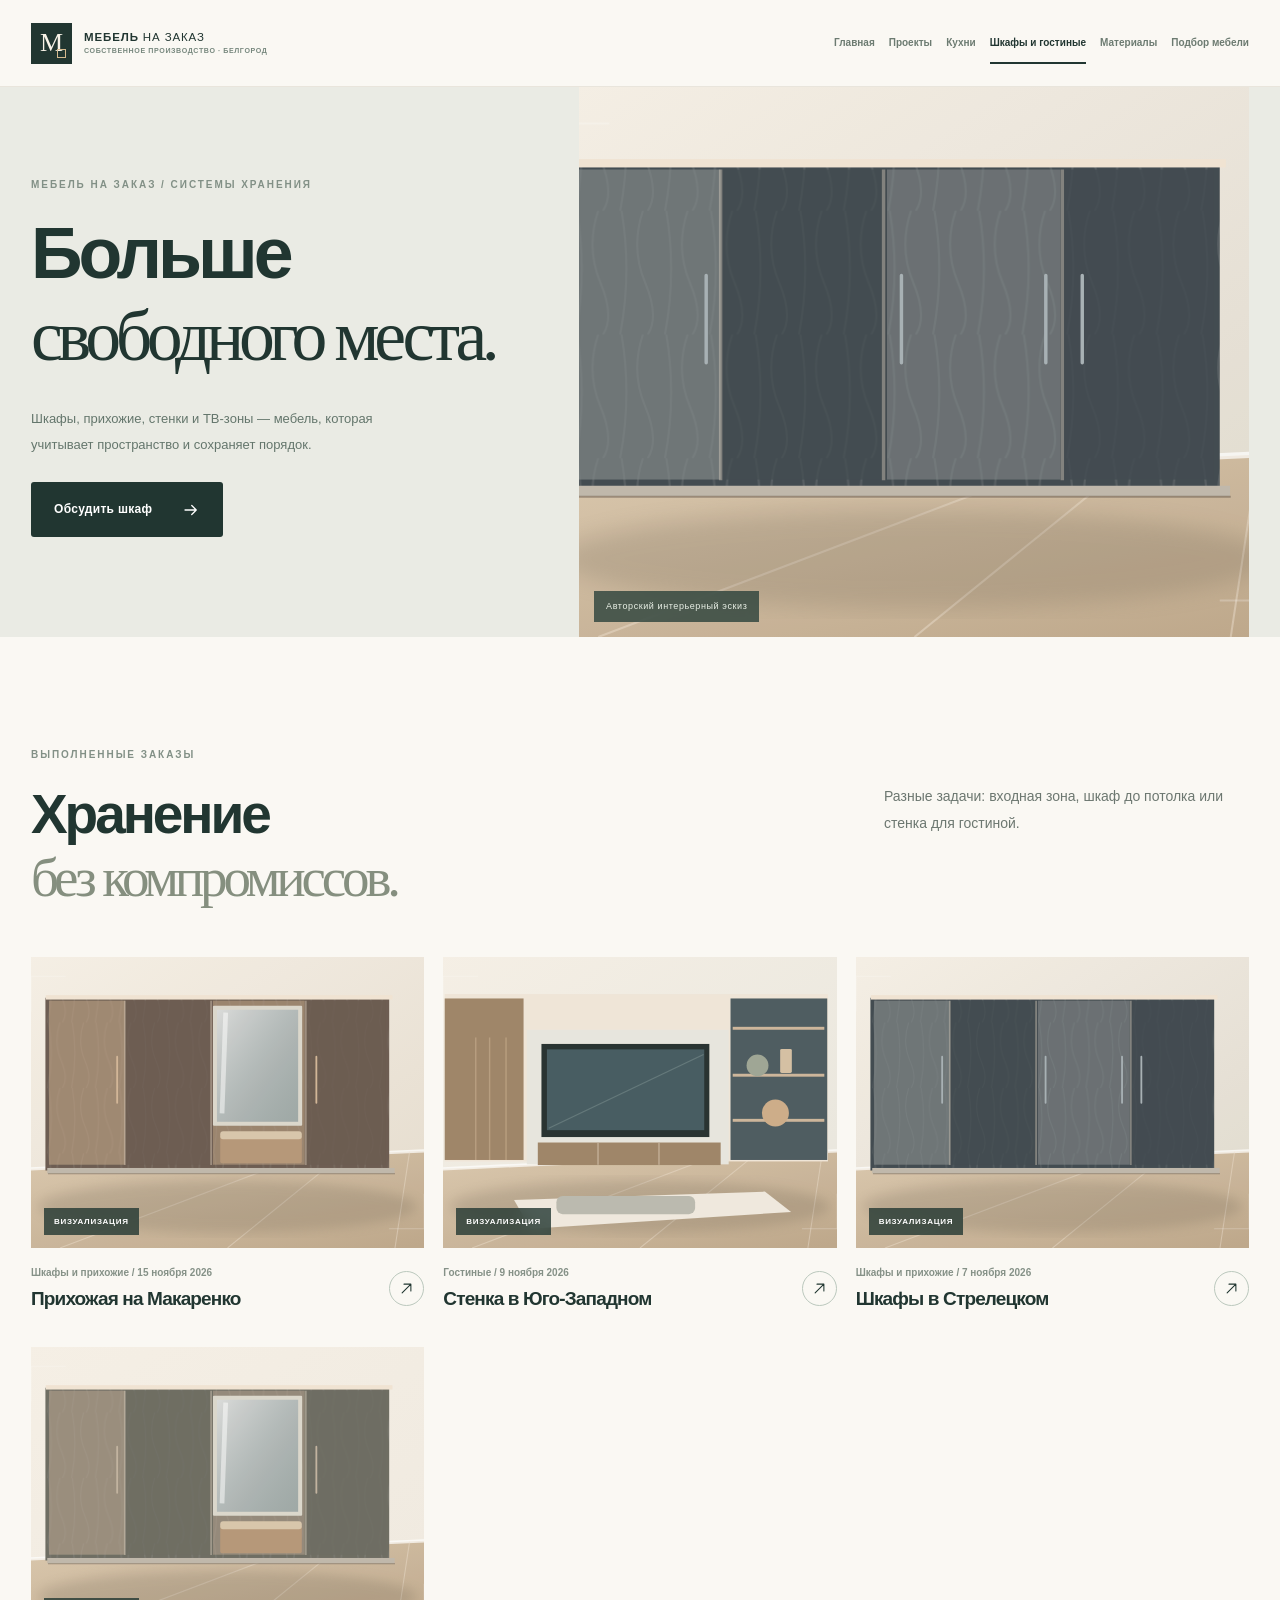
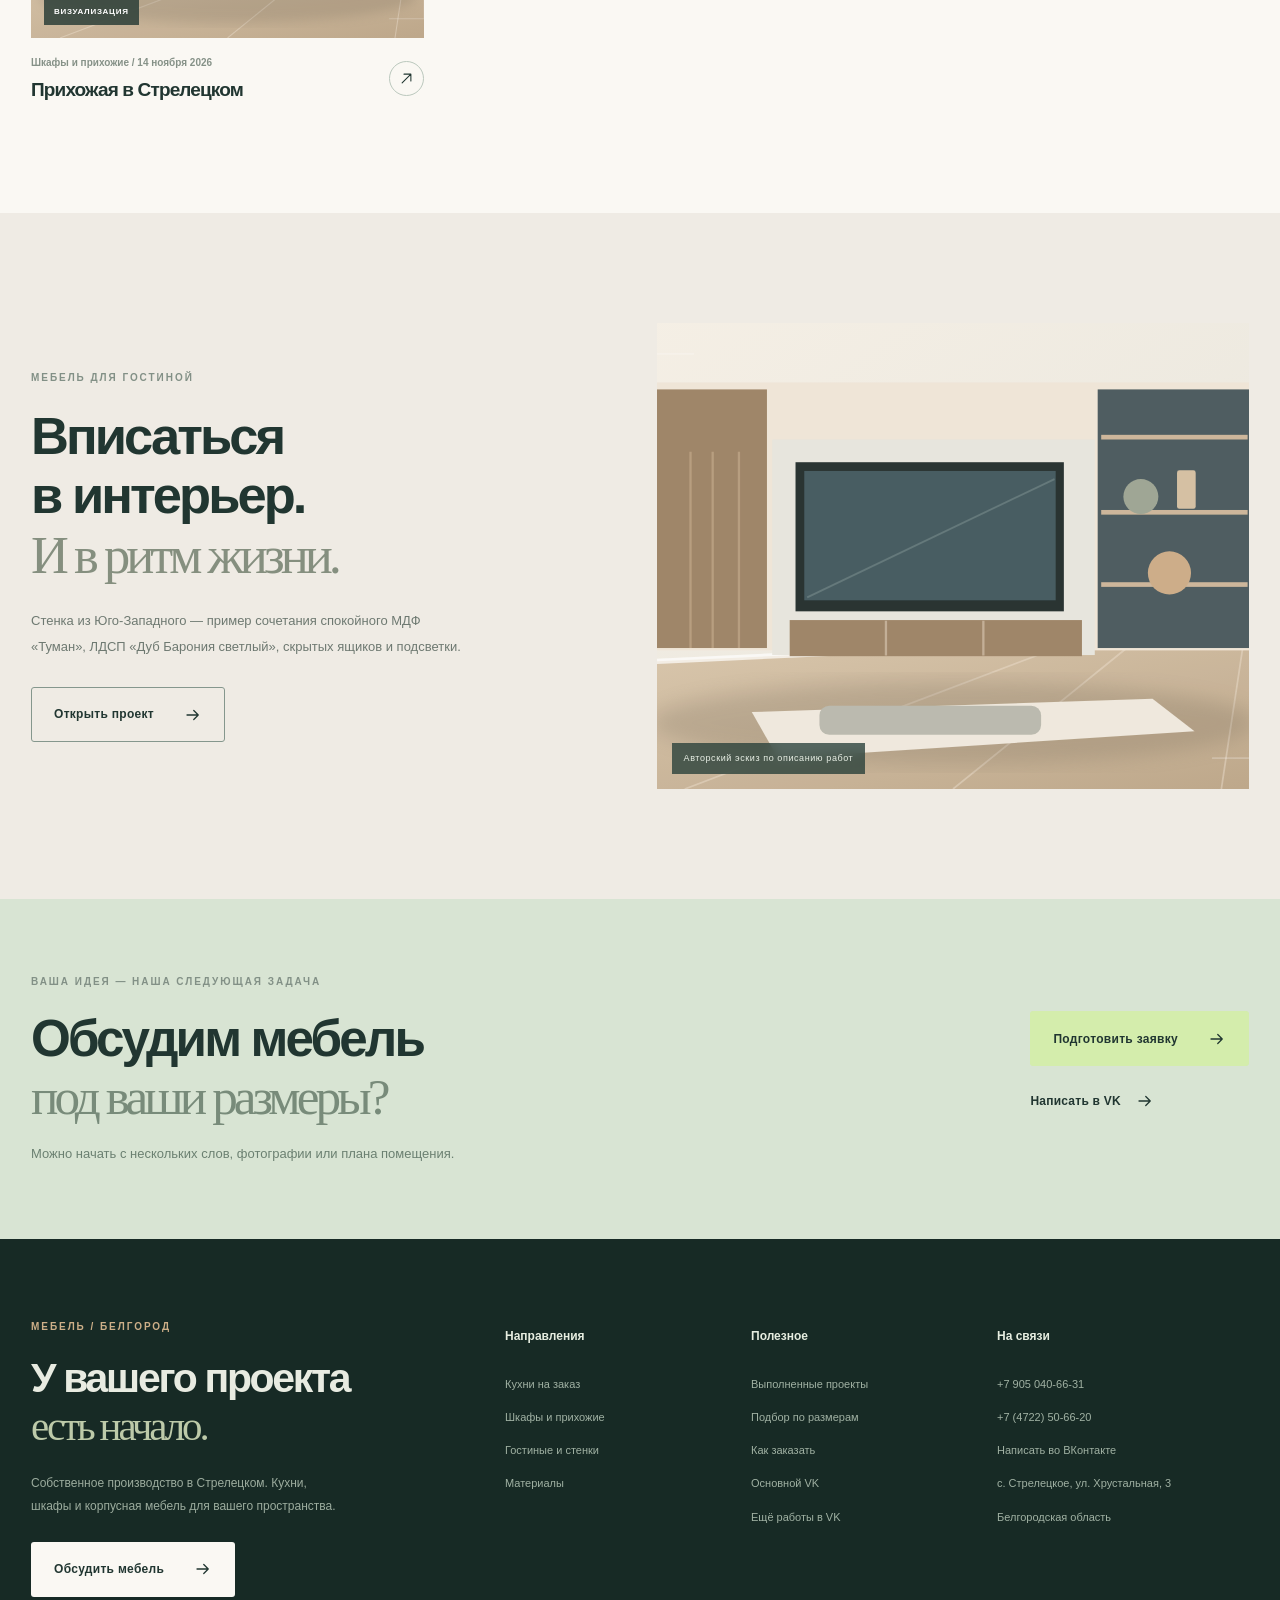
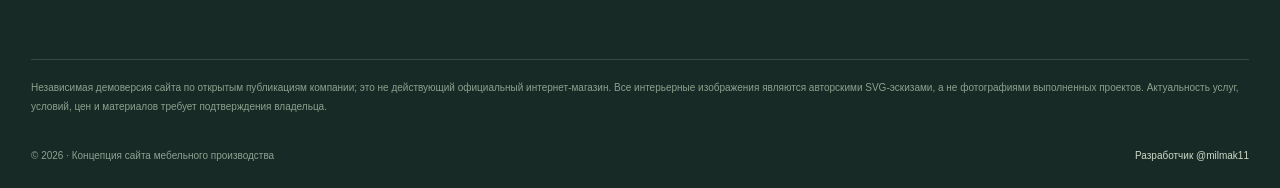
<file: preview-storage-offline.html>
<!doctype html><html lang="ru"><head><meta charset="utf-8"><meta name="viewport" content="width=device-width, initial-scale=1"><meta name="color-scheme" content="light"><meta name="theme-color" content="#223A34"><meta name="robots" content="noindex,nofollow,noarchive"><meta name="description" content="Корпусная мебель, шкафы на заказ, прихожие, ТВ-стенки. Производство в Белгородской области."><title>Шкафы, прихожие и гостиные — Мебель на заказ Белгород</title><link rel="icon" type="image/svg+xml" href="[data-uri]"><style>:root{--ink:#213631;--ink2:#2b413b;--char:#192925;--lime:#D4EDAC;--sand:#F5F2EB;--cream:#E9E2D6;--ivory:#FAF8F3;--gold:#CDAF88;--muted:#697770;--border:#DDDCD3;--white:#fff;--radius:9px;--container:1370px;--shadow:0 24px 70px rgba(22,36,31,.09)}
*{box-sizing:border-box}html{scroll-behavior:smooth}body{margin:0;background:var(--ivory);color:var(--ink);font-family:'Manrope',Arial,sans-serif;font-size:15px;line-height:1.65;-webkit-font-smoothing:antialiased}body.no-scroll{overflow:hidden}button,input,select,textarea{font:inherit}button{cursor:pointer}a{color:inherit;text-decoration:none}img{display:block;width:100%;max-width:100%}svg{flex-shrink:0}.ico{width:20px;height:20px;stroke-width:1.7}p,h1,h2,h3,h4{margin:0}h1,h2,h3{line-height:1.14;letter-spacing:-.056em}h1{font-size:clamp(47px,5.2vw,85px);font-weight:600}h2{font-size:clamp(39px,4.3vw,65px);font-weight:600}h3{font-size:26px;font-weight:600}h1 i,h1 em,h2 em{font-family:'Prata',Georgia,serif;font-style:normal;font-weight:400;letter-spacing:-.076em}h1 i{color:#758C7B}h2 em{color:#858F7F}section{position:relative}.wrap{width:min(var(--container),calc(100% - 96px));margin:0 auto}.section{padding:110px 0}.pt-small{padding-top:56px}.overline,.eyebrow-line{font-size:10px;font-weight:800;letter-spacing:.195em;text-transform:uppercase;line-height:1.5}.overline{display:block;color:#829086;margin-bottom:21px}.overline.gold{color:var(--gold)}.fine-note{margin-top:30px;font-size:11px;color:#8b978d;line-height:1.7}.btn{display:inline-flex;align-items:center;justify-content:space-between;gap:30px;padding:16px 22px;min-height:55px;font-size:12px;font-weight:800;line-height:1.35;letter-spacing:.025em;border-radius:3px;border:1px solid transparent;transition:transform .25s,background .25s,color .25s,border-color .25s;white-space:nowrap}.btn svg,.text-link svg,.simple-link svg{width:18px;height:18px;transition:transform .25s}.btn:hover{transform:translateY(-2px)}.btn:hover svg,.text-link:hover svg,.simple-link:hover svg{transform:translateX(5px)}.btn-primary{background:var(--ink);color:#fff}.btn-primary:hover{background:#3d564a}.btn-outline{border-color:#85978d;background:transparent;color:var(--ink)}.btn-outline:hover{border-color:var(--ink);background:#f0eee7}.btn-light{color:var(--ink);background:var(--ivory)}.btn-light:hover{background:#e6eadd}.btn-lime{background:var(--lime);color:var(--ink)}.btn-lime:hover{background:#e7f5d3}.text-link,.simple-link{display:inline-flex;align-items:center;gap:15px;font-weight:800;font-size:12px;letter-spacing:.02em;line-height:1.4}.simple-link{color:var(--lime);padding:17px 0}.text-link:hover,.simple-link:hover{opacity:.7}.section-header{display:flex;align-items:start;justify-content:space-between;gap:65px;margin-bottom:47px}.section-header>div{flex:1}.section-header>p{color:#6c7770;max-width:365px;font-size:14px;line-height:1.9;padding-top:36px}.section-header.align-bottom{align-items:end}.section-header.align-bottom .text-link{margin-bottom:8px}.section-header.light h2,.section-header.light p{color:#EDF3E9}.section-header.light h2 em{color:#BDCEB8}
/* header */
.site-head{position:sticky;top:0;z-index:50;background:rgba(250,248,243,.96);backdrop-filter:blur(18px);border-bottom:1px solid #e9e5dc;transition:box-shadow .3s}.site-head.scrolled{box-shadow:0 4px 20px #19292510}.top{height:86px;display:flex;align-items:center;gap:25px}.logo{display:flex;align-items:center;gap:12px;flex-shrink:0}.logo-square{display:grid;place-items:center;position:relative;width:41px;height:41px;background:var(--ink);color:#F8F3E8;font-size:26px;font-family:Georgia,serif;line-height:1}.logo-square i{position:absolute;bottom:6px;right:6px;width:9px;height:9px;border:1px solid #d5ba8f}.logo-words{display:flex;flex-direction:column;gap:1px}.logo-words strong{font-size:11.5px;letter-spacing:.076em;line-height:1.4;white-space:nowrap}.logo-words strong em{font-style:normal;font-weight:500}.logo-words small{font-size:7.1px;font-weight:800;letter-spacing:.085em;white-space:nowrap;color:#77887e}.desktop-nav{display:flex;align-items:center;gap:clamp(10px,1.35vw,26px);margin-left:auto}.desktop-nav a{font-size:11px;font-weight:700;color:#6c7b71;white-space:nowrap;transition:color .2s}.desktop-nav a:hover,.desktop-nav a.active{color:var(--ink)}.desktop-nav a.active{position:relative}.desktop-nav a.active:after{position:absolute;content:'';height:2px;background:var(--ink);bottom:-13px;left:0;right:0}.head-phone{padding:11px 0 11px 19px;margin-left:3px;border-left:1px solid #D2D8D2;white-space:nowrap;font-size:12px;font-weight:800}.menu-btn{display:none;background:transparent;border:0;color:var(--ink);padding:8px}.mobile-nav{display:none}
/* hero */
.hero{background:#F0ECE4;overflow:hidden}.hero-grid{min-height:650px;display:grid;grid-template-columns:49% 51%;align-items:stretch}.hero-left{padding:80px 38px 44px 0;display:flex;flex-direction:column;justify-content:center}.eyebrow-line{color:#61786a;display:inline-flex;align-items:center;gap:10px;margin-bottom:32px}.eyebrow-line b{display:inline-block;width:24px;height:1px;background:#61786a}.hero h1{font-size:clamp(46px,4.65vw,76px)}.hero-lead{max-width:470px;color:#6c7a70;font-size:14px;line-height:1.95;margin-top:32px}.hero-actions{display:flex;gap:12px;flex-wrap:wrap;margin-top:29px}.hero-actions .btn{min-width:175px}.hero-stats{display:flex;gap:26px;align-items:center;margin-top:54px}.hero-stats>div:not(.separator){display:flex;gap:13px;align-items:center}.hero-stats b{font-size:41px;letter-spacing:-.07em;line-height:1;font-weight:600}.hero-stats b sup{font-size:13px;font-weight:600;letter-spacing:0}.hero-stats span{color:#79867d;font-size:10px;line-height:1.5;max-width:110px}.hero-stats .separator{height:40px;width:1px;background:#c2c6ba}.hero-right{position:relative;min-height:650px;overflow:hidden;background:#C8C2B4}.hero-right img{width:100%;height:100%;position:absolute;inset:0;object-fit:cover;object-position:center}.hero-side-label{position:absolute;top:37px;right:0;background:var(--ink);padding:23px 28px;color:white;max-width:215px}.hero-side-label span{color:#B8C9B1;font-size:9px;letter-spacing:.13em;display:block;text-transform:uppercase;margin-bottom:10px}.hero-side-label strong{font-size:17px;line-height:1.15;letter-spacing:.015em}.hero-caption{position:absolute;bottom:24px;left:26px;color:#fff;display:flex;align-items:center;gap:8px;text-shadow:0 1px 12px #172722;letter-spacing:.05em;font-size:10px;font-weight:700}.hero-caption .dot{background:#D9EDBD;width:7px;height:7px;border-radius:50%}.hero-bottom{display:flex;align-items:center;justify-content:space-between;gap:25px;color:#849085;font-size:9px;font-weight:800;letter-spacing:.16em;padding-top:19px;padding-bottom:19px}.hero-bottom svg{width:20px}
/* directions */
.direction-grid{display:grid;grid-template-columns:1.28fr 1fr 1fr;gap:13px}.direction-card{display:block;min-height:430px;position:relative;overflow:hidden;background:#e2d6c9}.direction-card .img{position:absolute;inset:0}.direction-card img{height:100%;object-fit:cover;transition:transform .7s cubic-bezier(.23,1,.32,1)}.direction-card:hover img{transform:scale(1.035)}.direction-card:before{content:'';position:absolute;inset:30% 0 0;z-index:1;background:linear-gradient(to top,rgba(16,29,26,.88),rgba(16,29,26,.03))}.direction-copy{z-index:2;position:absolute;bottom:28px;left:26px;right:64px;color:#fff}.direction-copy small{display:block;color:#D1DDCE;font-size:10px;font-weight:800;letter-spacing:.08em;margin-bottom:13px}.direction-copy h3{font-family:'Prata',Georgia,serif;font-size:31px;font-weight:400;letter-spacing:-.055em;margin-bottom:7px}.direction-copy>span{font-size:11px;line-height:1.5;color:#d5ded8}.circle-arrow{z-index:2;position:absolute;right:26px;bottom:32px;background:#f0f4eb;width:39px;height:39px;border-radius:50%;display:grid;place-items:center;transition:transform .25s}.direction-card:hover .circle-arrow{transform:rotate(45deg)}.direction-card.wide .direction-copy h3{font-size:39px}
/* dark */
.dark-block{background:var(--ink);color:#F2F1E9}.dark-block h2 em{color:#D1DBBE}.dark-block .overline{color:#BDA987}.dark-block .section-header>p{color:#B8C7B9}.factory-grid{display:grid;grid-template-columns:repeat(3,1fr);gap:40px;padding-top:35px;border-top:1px solid #6A7A6C80}.factory-feature{display:flex;flex-direction:column;align-items:flex-start;gap:12px}.factory-feature svg{color:#D3B792;width:27px;height:27px;margin-bottom:14px}.factory-feature b{font-size:18px;font-weight:600;letter-spacing:-.03em}.factory-feature p{max-width:330px;color:#AFBEAF;font-size:12px;line-height:1.9}.light-note{color:#8B9C8B}
/* cards */
.case-grid{display:grid;grid-template-columns:repeat(3,minmax(0,1fr));column-gap:19px;row-gap:35px}.case-card{display:block;text-align:left;background:transparent;border:0;padding:0;min-width:0;color:var(--ink)}.case-photo{display:block;position:relative;overflow:hidden;background:#E9E2D9;aspect-ratio:1.35/1}.case-photo img{height:100%;width:100%;object-fit:cover;transition:transform .65s}.case-card:hover .case-photo img{transform:scale(1.035)}.art-tag{position:absolute;left:13px;bottom:13px;color:#fff;background:rgba(32,54,49,.79);backdrop-filter:blur(8px);padding:7px 10px;font-size:8px;font-weight:800;letter-spacing:.09em}.case-foot{display:flex;justify-content:space-between;align-items:center;gap:15px;padding:17px 0 0}.case-foot>span:first-child{display:block;min-width:0}.case-foot small{display:block;color:#859187;font-size:10px;font-weight:700;margin-bottom:6px}.case-foot strong{display:block;font-size:19px;font-weight:600;line-height:1.3;letter-spacing:-.045em}.round-icon{display:grid;place-items:center;min-width:35px;width:35px;height:35px;border:1px solid #BBC8BD;border-radius:50%;transition:background .2s,color .2s}.round-icon svg{width:15px;height:15px}.case-card:hover .round-icon{background:var(--ink);color:#fff}
/* textures */
.material-band{background:#EFEBE4}.material-grid{display:grid;grid-template-columns:.95fr 1.05fr;align-items:center;gap:clamp(40px,7vw,120px)}.material-copy h2{font-size:clamp(42px,4.1vw,64px)}.material-copy p{color:#6E7971;font-size:13px;line-height:2;margin:22px 0 27px;max-width:440px}.texture-layout{display:grid;grid-template-columns:1.1fr .9fr;grid-template-rows:180px 180px;gap:12px}.texture{display:flex;flex-direction:column;justify-content:space-between;padding:18px 19px;color:white;box-shadow:inset 0 -80px 60px -65px #0008;background-size:cover}.texture span{font-size:10px;opacity:.75}.texture b{font-size:13px;letter-spacing:-.02em}.texture.t1,.swatch-surface.marrone{background:linear-gradient(145deg,#483037,#673c40 55%,#302a2b)}.texture.t2,.swatch-surface.oak{background:repeating-linear-gradient(99deg,#9a7358,#c19873 17px,#89664f 24px,#ae8c6f 37px)}.texture.t3,.swatch-surface.graphite{background:linear-gradient(115deg,#3C4348,#656c70,#343b40)}.texture.t4,.swatch-surface.glass{background:linear-gradient(135deg,#a4a8ab 0%,#3f5357 38%,#9daaa6 42%,#53686e 72%,#3b5559)}
.process{display:grid;grid-template-columns:1fr 1.2fr;gap:90px}.process-intro p{max-width:375px;color:#707970;font-size:13px;line-height:2;margin:20px 0 25px}.process-steps>div{display:grid;grid-template-columns:55px 1fr;column-gap:22px;border-bottom:1px solid #D9DED3;padding:19px 0 24px}.process-steps>div:first-child{padding-top:5px}.process-steps>div>span{grid-row:span 2;font-size:26px;font-weight:600;letter-spacing:-.06em;color:#A9B7AA}.process-steps b{font-size:16px;font-weight:600}.process-steps p{font-size:12px;color:#718076;margin-top:7px;line-height:1.7}
/* CTA/footer */
.wide-cta{background:#D8E4D3;padding:75px 0}.wide-cta.green{background:#D8E4D3}.wide-cta-content{display:flex;align-items:center;justify-content:space-between;gap:50px}.wide-cta h2{font-size:clamp(40px,4vw,63px)}.wide-cta h2 em{color:#788B7A}.wide-cta p{color:#6B8071;font-size:13px;margin-top:16px}.stack-actions{display:flex;flex-direction:column;gap:9px;min-width:205px}.wide-cta .simple-link{color:var(--ink)}.footer{background:#172A25;color:#E8EBE1;padding:80px 0 24px}.foot-grid{display:grid;grid-template-columns:1.85fr .9fr .9fr 1.05fr;gap:30px;padding-bottom:62px}.foot-brand h2{font-size:clamp(36px,3.2vw,50px);line-height:1.16}.foot-brand h2 em{color:#BDCAA9}.foot-brand p{font-size:12px;line-height:1.9;color:#9CAC9E;max-width:310px;margin:22px 0 24px}.foot-links{display:flex;flex-direction:column;gap:15px;padding-top:8px}.foot-links strong{font-size:12px;margin-bottom:13px;color:#E6EDE0}.foot-links a,.foot-links span{font-size:11px;color:#A0B1A3;line-height:1.65}.foot-links a:hover{color:#fff}.disclaimer{border-top:1px solid #ffffff24;padding-top:18px;font-size:10px;color:#8DA08F;line-height:1.9}.foot-bottom{display:flex;justify-content:space-between;gap:20px;margin-top:32px;font-size:10px;color:#8FA193}.foot-bottom a{color:#CFD9C9}.foot-bottom a:hover{text-decoration:underline}
/* inner pages */
.inner-head{padding:95px 0 85px;background:#E9E9E1;overflow:hidden}.inner-head:after{content:'';position:absolute;width:530px;height:530px;border:1px solid rgba(47,73,58,.08);border-radius:50%;right:-125px;top:-210px;pointer-events:none}.inner-title-row{display:flex;gap:80px;align-items:end;justify-content:space-between}.inner-title-row h1{font-size:clamp(55px,6.4vw,90px)}.inner-title-row p{max-width:365px;color:#63736A;font-size:13px;line-height:1.95;padding-bottom:8px}.inner-title-row em{color:#819584}.filter-bar{display:flex;align-items:center;justify-content:space-between;gap:25px;margin-bottom:31px}.filter-chips{display:flex;flex-wrap:wrap;gap:8px}.filter-chip{border:1px solid #D3DAD2;background:transparent;padding:10px 18px;border-radius:2px;font-size:11px;font-weight:800;color:#62746B;transition:all .2s}.filter-chip b{font-weight:600;opacity:.7;margin-left:5px}.filter-chip.selected,.filter-chip:hover{color:white;background:var(--ink);border-color:var(--ink)}.filter-count{color:#809087;font-size:10px;font-weight:700;white-space:nowrap}.portfolio-grid{row-gap:35px}.case-card[hidden]{display:none!important}.empty-state{padding:60px;text-align:center;background:#eee}
.category-hero{background:#E8E3D9}.category-hero.alt{background:#EAEBE4}.cat-grid{display:grid;grid-template-columns:.9fr 1.1fr;min-height:550px;align-items:stretch}.cat-copy{align-self:center;padding:60px 35px 70px 0}.cat-copy h1{font-size:clamp(52px,5.6vw,80px)}.cat-copy p{color:#64766C;max-width:405px;font-size:13px;line-height:1.95;margin:29px 0 25px}.cat-art{position:relative;min-height:520px;background:#CFC7B8}.cat-art img{position:absolute;inset:0;width:100%;height:100%;object-fit:cover}.art-overlay{position:absolute;bottom:15px;left:15px;color:#E8EFE5;background:#203A34BF;padding:8px 12px;backdrop-filter:blur(6px);font-size:9px;letter-spacing:.065em}.split-head{display:grid;grid-template-columns:1fr 1fr;gap:80px}.stack-factors>div{border-top:1px solid #B7C5B638;padding:20px 0}.stack-factors b{font-weight:700;font-size:17px}.stack-factors p{font-size:12px;margin-top:8px;color:#BDCCBC;line-height:1.85}.mat-picture,.split-picture{position:relative;min-width:0;aspect-ratio:1.27}.mat-picture img,.split-picture img{height:100%;object-fit:cover}.split-section{display:grid;grid-template-columns:1.15fr .85fr;gap:90px;align-items:center}.split-copy p{font-size:13px;line-height:1.95;color:#6b786e;margin:25px 0 26px;max-width:410px}
.swatch-grid{display:grid;grid-template-columns:repeat(3,minmax(0,1fr));gap:18px}.swatch-card{background:#F1EEE8;overflow:hidden}.swatch-surface{height:225px}.swatch-surface.gray{background:linear-gradient(135deg,#aea9a0,#d5d1c8 45%,#898c87)}.swatch-surface.lightwood{background:repeating-linear-gradient(99deg,#CFC19F,#E0CDA8 13px,#BBA77F 28px,#D9CAA6 40px)}.swatch-info{padding:23px}.swatch-info small{display:block;font-size:10px;color:#96A198}.swatch-info h3{font-size:21px;margin:10px 0}.swatch-info p{font-size:11px;line-height:1.8;color:#7E8A7F}
/* Modal */
.case-modal{position:fixed;inset:0;z-index:160;display:none;align-items:center;justify-content:center;padding:28px;background:rgba(19,31,27,.72);backdrop-filter:blur(8px)}.case-modal.open{display:flex}.modal-panel{background:#F8F6F0;display:grid;grid-template-columns:1.08fr .92fr;position:relative;max-width:1050px;width:100%;max-height:min(90vh,850px);overflow:auto;box-shadow:0 20px 100px #0004}.modal-visual{min-height:490px;position:relative;background:#DED8CB}.modal-visual img{height:100%;width:100%;object-fit:cover;position:absolute;inset:0}.modal-data{padding:62px 52px 42px}.modal-data .overline{margin-bottom:13px}.modal-data h2{font-size:clamp(30px,3.1vw,44px);margin-bottom:16px}.modal-data .case-summary{font-size:13px;color:#748075;line-height:1.8}.modal-details{list-style:none;margin:22px 0 25px;padding:0}.modal-details li{padding:10px 0 10px 24px;border-bottom:1px solid #DDE1D9;position:relative;font-size:12px;color:#54655A}.modal-details li:before{content:'';position:absolute;left:0;top:18px;width:7px;height:7px;border:1px solid #8B9F8D;transform:rotate(45deg)}.modal-note{color:#8A958A;font-size:10px;line-height:1.8;margin:23px 0}.modal-close{position:absolute;right:15px;top:15px;z-index:2;width:39px;height:39px;background:#FFF;border:1px solid #E2E6DF;display:grid;place-items:center}.modal-close:hover{background:#E8EDDF}
/* contacts */
.contact-grid{display:grid;grid-template-columns:.9fr 1.1fr;gap:50px}.contact-box{padding:40px;background:#E8EDE5}.contact-box h2{font-size:45px}.big-number{display:block;font-size:clamp(23px,2.9vw,40px);font-weight:650;letter-spacing:-.055em;margin-top:30px;white-space:nowrap}.big-number:hover{text-decoration:underline}.secondary-number{display:block;color:#5E7167;margin:6px 0 27px;font-size:16px}.contact-buttons{display:flex;flex-wrap:wrap;gap:9px}.social-links{margin-top:18px}.social-links a{border-bottom:1px solid #DCE1D7;padding:18px 4px;display:grid;grid-template-columns:1fr 25px;align-items:center}.social-links a strong{font-size:14px}.social-links a span{grid-column:1;color:#79877c;font-size:11px}.social-links a svg{grid-column:2;grid-row:1/span 2}.contact-factory{background:#EEECE5}.factory-visual{height:290px;position:relative}.factory-visual img{height:100%;object-fit:cover}.factory-overlay{position:absolute;bottom:17px;left:17px;background:var(--ink);padding:10px 14px;display:flex;gap:10px;align-items:center;color:#fff;font-size:10px}.factory-overlay svg{width:16px;height:16px}.address{padding:35px}.address h3{font-size:26px;line-height:1.4}.address p{font-size:12px;color:#768479;margin:16px 0 20px;line-height:1.9}.faq-list{max-width:1000px}.faq-list details{border-bottom:1px solid #D8DFD5}.faq-list summary{list-style:none;display:flex;justify-content:space-between;align-items:center;gap:20px;cursor:pointer;padding:25px 2px;font-size:16px;font-weight:600}.faq-list summary::-webkit-details-marker{display:none}.faq-list summary svg{width:19px;height:19px;transition:transform .25s}.faq-list details[open] summary svg{transform:rotate(45deg)}.faq-list details p{font-size:12px;line-height:1.95;color:#65756A;padding:0 20px 22px 2px;max-width:780px}
/* planner */
.planner-head{background:#E9E9E1}.planner-grid{display:grid;grid-template-columns:minmax(0,1.22fr) minmax(310px,.78fr);gap:45px}.planner-main{min-width:0}.planner-intro{display:flex;justify-content:space-between;align-items:end;gap:16px;padding-bottom:18px;border-bottom:1px solid #D8DED3}.planner-intro .overline{margin-bottom:7px}.planner-intro h2{font-size:30px}.planner-hint{color:#89948B;font-size:10px;max-width:135px;text-align:right}.form-line{margin-top:20px;display:grid;gap:14px}.form-line.two{grid-template-columns:1fr 1fr}.field{display:flex;flex-direction:column;gap:8px;min-width:0}.field>span{font-size:11px;font-weight:800;color:#617267}.field input,.field textarea,.field select{width:100%;min-width:0;background:#F9F8F3;border:1px solid #D1D9D0;color:var(--ink);padding:13px 13px;font-size:12px;outline:none;border-radius:2px;transition:border-color .2s}.field input:focus,.field textarea:focus,.field select:focus{border-color:#627D67}.field textarea{resize:vertical;min-height:110px}.room-card{border:1px solid #D7DED5;background:#FBFAF7;padding:22px;margin-top:21px;position:relative}.room-head{display:flex;justify-content:space-between;align-items:center;margin-bottom:16px}.room-head strong{font-size:15px;letter-spacing:-.025em}.room-head .remove-room{background:transparent;border:0;color:#9B6358;font-size:10px;font-weight:800;padding:7px}.room-head .remove-room:hover{text-decoration:underline}.form-line.three{grid-template-columns:repeat(3,minmax(0,1fr))}.field-group{margin-top:17px}.field-group>span{display:block;color:#657669;font-size:10px;font-weight:800;margin-bottom:11px}.color-options{display:flex;gap:9px;flex-wrap:wrap}.color-opt{display:flex;align-items:center;gap:9px;background:#F6F3ED;border:1px solid transparent;padding:7px 11px 7px 7px;cursor:pointer;font-size:11px;color:#536358;transition:border-color .2s}.color-opt.selected{border-color:#637A68;background:#edf1e9}.color-dot{width:22px;height:22px;flex-shrink:0;border-radius:50%;box-shadow:inset 0 0 0 1px #0001}.multi-checks{display:flex;gap:7px;flex-wrap:wrap}.check-pill{display:flex;align-items:center;gap:6px;padding:8px 12px;background:#F4F3ED;border:1px solid #D7DDD4;font-size:10px;cursor:pointer}.check-pill input{accent-color:#285046}.check-pill:has(input:checked){border-color:#6D8C74;background:#EDF2E9}.add-room{display:flex;align-items:center;justify-content:center;gap:10px;width:100%;padding:15px;border:1px dashed #AABCAA;background:#EDF0E9;color:#294539;font-size:12px;font-weight:800;margin-top:15px;transition:background .2s}.add-room:hover{background:#e2ebdd}.add-room svg{width:17px;height:17px}.planner-extra{margin-top:38px;display:flex;flex-direction:column;gap:17px}.planner-extra .overline{margin-bottom:0}.upload-box{border:1px dashed #AABCAA;background:#F0F2EB;display:flex;flex-direction:column;align-items:center;text-align:center;padding:25px;cursor:pointer;gap:6px}.upload-box:hover{border-color:var(--ink)}.upload-box .upload-icon{color:#536F5E}.upload-box strong{font-size:12px}.upload-box small{font-size:10px;color:#89968B;line-height:1.6}.photo-thumbs{display:flex;flex-wrap:wrap;gap:10px}.thumb{position:relative;width:84px;height:77px}.thumb img{width:100%;height:100%;object-fit:cover}.thumb button{position:absolute;right:-4px;top:-4px;width:23px;height:23px;background:var(--ink);color:white;border:0;display:grid;place-items:center}.thumb button svg{width:13px;height:13px}.planner-actions{display:flex;flex-wrap:wrap;gap:12px;margin-top:27px}.planner-actions .btn{min-height:52px}.reset-link{border:0;background:transparent;color:#839084;font-size:11px;text-decoration:underline}.planner-side{min-width:0}.preview-pane{position:sticky;top:104px;background:#E9EEE7;padding:23px}.preview-top{display:flex;align-items:center;justify-content:space-between;gap:10px}.preview-top .overline{margin:0}.preview-label{font-size:9px;color:#A1AD9B;font-weight:800}.planner-preview{min-height:260px;margin:15px 0 8px;background:#e5e3d9}.planner-preview svg{display:block;width:100%;height:auto}.preview-note{font-size:10px;color:#8B988D;line-height:1.6}.preview-divider{height:1px;background:#cbd8cd;margin:20px 0}.planner-summary{display:flex;flex-direction:column;gap:13px;margin-top:13px}.summary-row{display:flex;justify-content:space-between;gap:10px;align-items:start;border-bottom:1px solid #CFDACF;padding-bottom:12px}.summary-row b{font-size:12px}.summary-row span{font-size:10px;color:#63796A;text-align:right}.tip-pane{background:#233D34;color:#fff;margin-top:14px;padding:25px}.tip-pane strong{font-size:14px}.tip-pane p{color:#B7C9B8;font-size:11px;line-height:1.8;margin:11px 0}.tip-pane a{font-size:12px;color:#DBEABE;display:inline-flex;gap:10px;align-items:center}.tip-pane a svg{width:15px;height:15px}
.toast{position:fixed;bottom:24px;right:24px;z-index:200;opacity:0;pointer-events:none;transform:translateY(15px);background:#213A30;color:white;font-size:12px;padding:15px 22px;max-width:calc(100vw - 40px);box-shadow:0 14px 42px #0003;transition:opacity .2s,transform .2s}.toast.show{opacity:1;transform:translateY(0)}
/* interaction and responsive */
@media(max-width:1370px){.wrap{width:min(var(--container),calc(100% - 62px))}.head-phone{display:none}.desktop-nav{gap:14px}.desktop-nav a{font-size:10px}.hero h1{font-size:clamp(45px,4.9vw,69px)}.hero-left{padding-right:24px}} 
@media(max-width:1060px){.desktop-nav{display:none}.head-phone{display:block;margin-left:auto}.menu-btn{display:grid;place-items:center}.mobile-nav{display:none;position:absolute;top:86px;left:0;right:0;background:#F8F7F2;border-bottom:1px solid #D6E0D8;box-shadow:0 25px 35px #0002;padding:19px max(31px,calc((100vw - var(--container))/2)) 28px}.mobile-nav.open{display:flex;flex-direction:column;gap:0}.mobile-nav a{font-size:14px;font-weight:700;padding:12px;border-bottom:1px solid #e4e9e1}.mobile-nav a.active{color:#6a9a77}.mobile-nav .mobile-call{display:flex;align-items:center;justify-content:space-between;background:var(--ink);color:#fff;margin-top:16px;border:0;padding:13px 17px}.hero-grid{min-height:580px}.hero-right{min-height:580px}.hero-left{padding-top:40px}.hero h1{font-size:clamp(44px,5.3vw,66px)}.hero-stats{margin-top:40px}.hero-side-label{padding:17px;max-width:190px}.direction-grid{gap:10px}.direction-card{min-height:370px}.direction-copy{left:18px;bottom:19px;right:46px}.direction-copy h3{font-size:26px}.direction-card.wide .direction-copy h3{font-size:31px}.circle-arrow{right:12px;bottom:22px;width:31px;height:31px}.material-grid{gap:40px}.process{gap:50px}.foot-grid{grid-template-columns:1.4fr 1fr 1fr;row-gap:34px}.foot-brand{grid-row:span 2}.contact-grid{gap:22px}.planner-grid{gap:20px}}
@media(max-width:760px){.wrap{width:calc(100% - 40px)}.top{height:69px}.site-head .head-phone{display:none}.mobile-nav{top:69px;padding:16px 20px 22px}.logo-square{width:38px;height:38px}.logo-words strong{font-size:10px}.logo-words small{font-size:6.7px}.menu-btn{margin-left:auto}.section{padding:70px 0}.inner-head{padding:65px 0 55px}.section-header{display:block;margin-bottom:34px}.section-header>p{max-width:100%;padding-top:19px}.section-header.align-bottom .text-link{margin-top:19px}.hero-grid{display:flex;flex-direction:column;min-height:0}.hero-left{padding:52px 0 49px}.hero-right{min-height:370px;margin:0 -20px}.hero-right img{object-position:center}.hero h1{font-size:clamp(45px,9vw,72px)}.hero-lead{margin-top:20px}.hero-stats{margin-top:33px}.hero-side-label{top:16px;right:16px}.hero-bottom{padding-top:18px;padding-bottom:18px;gap:15px;flex-wrap:wrap;font-size:8px}.hero-bottom span:nth-of-type(3){display:none}.direction-grid{grid-template-columns:1fr 1fr}.direction-card.wide{grid-column:span 2}.direction-card{min-height:300px}.direction-card.wide{min-height:340px}.direction-card.wide .direction-copy h3{font-size:33px}.case-grid{grid-template-columns:repeat(2,minmax(0,1fr));gap:16px;row-gap:30px}.case-foot strong{font-size:16px}.case-foot small{font-size:9px}.material-grid{grid-template-columns:1fr}.texture-layout{grid-template-rows:150px 150px}.process{grid-template-columns:1fr;gap:30px}.wide-cta{padding:50px 0}.wide-cta-content{align-items:flex-start;flex-direction:column;gap:25px}.foot-grid{grid-template-columns:repeat(2,minmax(0,1fr));row-gap:30px}.foot-brand{grid-column:span 2;grid-row:auto}.foot-brand h2{font-size:45px}.footer{padding-top:60px}.inner-title-row{display:block}.inner-title-row p{padding-top:23px}.cat-grid{display:block}.cat-copy{padding:60px 0 42px}.cat-art{min-height:400px;margin:0 -20px}.split-head{grid-template-columns:1fr;gap:40px}.swatch-grid{grid-template-columns:repeat(2,minmax(0,1fr))}.swatch-surface{height:170px}.split-section{grid-template-columns:1fr;gap:35px}.planner-grid{grid-template-columns:1fr}.planner-side{grid-row:1}.planner-side .preview-pane{position:relative;top:auto}.planner-preview{max-width:540px;margin:10px auto}.tip-pane{display:none}.contact-grid{grid-template-columns:1fr}.modal-panel{grid-template-columns:1fr;max-width:570px}.modal-visual{min-height:260px;aspect-ratio:1.5}.modal-data{padding:35px}.modal-close{top:8px;right:8px}.case-modal{padding:15px}}
@media(max-width:430px){.wrap{width:calc(100% - 30px)}.logo-square{width:36px;height:36px}.logo-words strong{font-size:9px}.logo-words small{font-size:5.9px}.top{gap:8px}.section{padding:58px 0}.hero-left{padding:43px 0 38px}.hero-right{margin:0 -15px;min-height:295px}.hero h1{font-size:clamp(41px,10.5vw,52px);letter-spacing:-.063em}.hero-lead{font-size:12px}.eyebrow-line{font-size:8px}.hero-actions{gap:9px}.hero-actions .btn{padding:13px;min-height:47px;min-width:0;font-size:10px;gap:9px;flex:1}.hero-actions .btn svg{width:15px}.hero-stats{gap:17px}.hero-stats b{font-size:33px}.hero-stats span{font-size:9px;max-width:94px}.hero-bottom{font-size:7px}.hero-side-label{padding:10px;max-width:145px}.hero-side-label span{font-size:8px}.hero-side-label strong{font-size:13px}.hero-caption{bottom:12px;left:12px;font-size:8px}.direction-grid{grid-template-columns:1fr}.direction-card.wide{grid-column:auto}.direction-card{min-height:300px}.direction-copy{left:20px;right:58px;bottom:18px}.direction-card.wide .direction-copy h3{font-size:29px}.case-grid{grid-template-columns:1fr}.case-photo{aspect-ratio:1.42}.case-foot strong{font-size:20px}.section-header h2{font-size:39px}.factory-grid{grid-template-columns:1fr;gap:28px}.factory-feature{gap:7px}.factory-feature svg{margin-bottom:4px}.material-copy h2{font-size:43px}.texture-layout{grid-template-rows:155px 155px}.foot-grid{grid-template-columns:1fr 1fr;gap:23px}.foot-grid .foot-links:last-child{grid-column:span 2}.foot-bottom{flex-direction:column}.inner-head{padding:49px 0}.inner-title-row h1{font-size:54px}.filter-bar{display:block}.filter-chips{gap:6px}.filter-chip{padding:9px 12px;font-size:10px}.filter-count{margin-top:11px}.cat-copy h1{font-size:51px}.cat-art{margin:0 -15px;min-height:270px}.swatch-grid{grid-template-columns:1fr 1fr;gap:11px}.swatch-surface{height:128px}.swatch-info{padding:12px}.swatch-info h3{font-size:15px}.swatch-info p{font-size:10px}.form-line.two,.form-line.three{grid-template-columns:1fr}.room-card{padding:15px}.planner-head .inner-title-row h1{font-size:51px}.preview-pane{padding:15px}.planner-preview{min-height:175px}.planner-intro{align-items:start}.planner-hint{font-size:9px}.planner-actions{flex-direction:column}.planner-actions .btn{width:100%}.contact-box{padding:23px}.contact-box h2{font-size:36px}.big-number{font-size:27px}.address{padding:25px}.modal-data{padding:23px}.modal-visual{min-height:215px}.modal-data h2{font-size:29px}}
@media(prefers-reduced-motion:reduce){*,*:before,*:after{animation:none!important;transition:none!important;scroll-behavior:auto!important}}</style></head><body data-page="storage.html"><header class="site-head" id="site-head"><div class="wrap top"><a class="logo" href="index.html" aria-label="Мебель на заказ Белгород — главная"><span class="logo-square"><span>M</span><i></i></span><span class="logo-words"><strong>МЕБЕЛЬ <em>НА ЗАКАЗ</em></strong><small>СОБСТВЕННОЕ ПРОИЗВОДСТВО · БЕЛГОРОД</small></span></a><nav class="desktop-nav" aria-label="Навигация"><a href="index.html" class="" >Главная</a><a href="projects.html" class="" >Проекты</a><a href="kitchens.html" class="" >Кухни</a><a href="storage.html" class="active" aria-current=page>Шкафы и гостиные</a><a href="materials.html" class="" >Материалы</a><a href="planner.html" class="" >Подбор мебели</a></nav><a class="head-phone" href="tel:+79050406631">+7 905 040-66-31</a><button type="button" class="menu-btn" id="menu-btn" aria-expanded="false" aria-controls="mobile-nav" aria-label="Открыть меню"><svg class="ico" viewBox="0 0 24 24" fill="none" stroke="currentColor" stroke-width="1.65" stroke-linecap="round" stroke-linejoin="round" aria-hidden="true"><path d="M4 7h16M4 12h16M4 17h16"/></svg></button></div><nav id="mobile-nav" class="mobile-nav" aria-label="Мобильное меню"><a href="index.html" class="" >Главная</a><a href="projects.html" class="" >Проекты</a><a href="kitchens.html" class="" >Кухни</a><a href="storage.html" class="active" aria-current=page>Шкафы и гостиные</a><a href="materials.html" class="" >Материалы</a><a href="planner.html" class="" >Подбор мебели</a><a class="mobile-call" href="contacts.html">Контакты и замер <svg class="ico" viewBox="0 0 24 24" fill="none" stroke="currentColor" stroke-width="1.65" stroke-linecap="round" stroke-linejoin="round" aria-hidden="true"><path d="M4 12h15m-6-6 6 6-6 6"/></svg></a></nav></header><main><section class="category-hero alt"><div class="wrap cat-grid"><div class="cat-copy"><span class="overline">МЕБЕЛЬ НА ЗАКАЗ / СИСТЕМЫ ХРАНЕНИЯ</span><h1>Больше<br><em>свободного места.</em></h1><p>Шкафы, прихожие, стенки и ТВ-зоны — мебель, которая учитывает пространство и сохраняет порядок.</p><a class="btn btn-primary" href="planner.html?type=storage">Обсудить шкаф<svg class="ico" viewBox="0 0 24 24" fill="none" stroke="currentColor" stroke-width="1.65" stroke-linecap="round" stroke-linejoin="round" aria-hidden="true"><path d="M4 12h15m-6-6 6 6-6 6"/></svg></a></div><div class="cat-art"><img src="[data-uri]" loading="eager" alt="Авторская визуализация интерьера, не фотография выполненного заказа" ><span class="art-overlay">Авторский интерьерный эскиз</span></div></div></section><section class="section"><div class="wrap"><div class="section-header"><div><span class="overline">ВЫПОЛНЕННЫЕ ЗАКАЗЫ</span><h2>Хранение<br><em>без компромиссов.</em></h2></div><p>Разные задачи: входная зона, шкаф до потолка или стенка для гостиной.</p></div><div class="case-grid"><button type="button" class="case-card regular" data-open-case="macarenko" aria-label="Подробнее о проекте Прихожая на Макаренко"><span class="case-photo"><img src="[data-uri]" loading="eager" alt="Авторская визуализация интерьера, не фотография выполненного заказа" ><span class="art-tag">ВИЗУАЛИЗАЦИЯ</span></span><span class="case-foot"><span><small>Шкафы и прихожие / 15 ноября 2026</small><strong>Прихожая на Макаренко</strong></span><span class="round-icon"><svg class="ico" viewBox="0 0 24 24" fill="none" stroke="currentColor" stroke-width="1.65" stroke-linecap="round" stroke-linejoin="round" aria-hidden="true"><path d="M5 19 19 5M8 5h11v11"/></svg></span></span></button><button type="button" class="case-card regular" data-open-case="southwest" aria-label="Подробнее о проекте Стенка в Юго-Западном"><span class="case-photo"><img src="[data-uri]" loading="eager" alt="Авторская визуализация интерьера, не фотография выполненного заказа" ><span class="art-tag">ВИЗУАЛИЗАЦИЯ</span></span><span class="case-foot"><span><small>Гостиные / 9 ноября 2026</small><strong>Стенка в Юго-Западном</strong></span><span class="round-icon"><svg class="ico" viewBox="0 0 24 24" fill="none" stroke="currentColor" stroke-width="1.65" stroke-linecap="round" stroke-linejoin="round" aria-hidden="true"><path d="M5 19 19 5M8 5h11v11"/></svg></span></span></button><button type="button" class="case-card regular" data-open-case="streletskoe" aria-label="Подробнее о проекте Шкафы в Стрелецком"><span class="case-photo"><img src="[data-uri]" loading="eager" alt="Авторская визуализация интерьера, не фотография выполненного заказа" ><span class="art-tag">ВИЗУАЛИЗАЦИЯ</span></span><span class="case-foot"><span><small>Шкафы и прихожие / 7 ноября 2026</small><strong>Шкафы в Стрелецком</strong></span><span class="round-icon"><svg class="ico" viewBox="0 0 24 24" fill="none" stroke="currentColor" stroke-width="1.65" stroke-linecap="round" stroke-linejoin="round" aria-hidden="true"><path d="M5 19 19 5M8 5h11v11"/></svg></span></span></button><button type="button" class="case-card regular" data-open-case="entry-14" aria-label="Подробнее о проекте Прихожая в Стрелецком"><span class="case-photo"><img src="[data-uri]" loading="eager" alt="Авторская визуализация интерьера, не фотография выполненного заказа" ><span class="art-tag">ВИЗУАЛИЗАЦИЯ</span></span><span class="case-foot"><span><small>Шкафы и прихожие / 14 ноября 2026</small><strong>Прихожая в Стрелецком</strong></span><span class="round-icon"><svg class="ico" viewBox="0 0 24 24" fill="none" stroke="currentColor" stroke-width="1.65" stroke-linecap="round" stroke-linejoin="round" aria-hidden="true"><path d="M5 19 19 5M8 5h11v11"/></svg></span></span></button></div></div></section><section class="section material-band" id="living"><div class="wrap material-grid"><div class="material-copy"><span class="overline">МЕБЕЛЬ ДЛЯ ГОСТИНОЙ</span><h2>Вписаться<br>в интерьер.<br><em>И в ритм жизни.</em></h2><p>Стенка из Юго-Западного — пример сочетания спокойного МДФ «Туман», ЛДСП «Дуб Барония светлый», скрытых ящиков и подсветки.</p><a class="btn btn-outline" href="projects.html?case=southwest">Открыть проект<svg class="ico" viewBox="0 0 24 24" fill="none" stroke="currentColor" stroke-width="1.65" stroke-linecap="round" stroke-linejoin="round" aria-hidden="true"><path d="M4 12h15m-6-6 6 6-6 6"/></svg></a></div><div class="mat-picture"><img src="[data-uri]" loading="eager" alt="Авторская визуализация интерьера, не фотография выполненного заказа" ><span class="art-overlay">Авторский эскиз по описанию работ</span></div></div></section><section class="wide-cta green"><div class="wrap wide-cta-content"><div><span class="overline">ВАША ИДЕЯ — НАША СЛЕДУЮЩАЯ ЗАДАЧА</span><h2>Обсудим мебель<br><em>под ваши размеры?</em></h2><p>Можно начать с нескольких слов, фотографии или плана помещения.</p></div><div class="stack-actions"><a class="btn btn-lime" href="planner.html">Подготовить заявку<svg class="ico" viewBox="0 0 24 24" fill="none" stroke="currentColor" stroke-width="1.65" stroke-linecap="round" stroke-linejoin="round" aria-hidden="true"><path d="M4 12h15m-6-6 6 6-6 6"/></svg></a><a class="simple-link" href="https://vk.me/mebelden_bel">Написать в VK<svg class="ico" viewBox="0 0 24 24" fill="none" stroke="currentColor" stroke-width="1.65" stroke-linecap="round" stroke-linejoin="round" aria-hidden="true"><path d="M4 12h15m-6-6 6 6-6 6"/></svg></a></div></div></section></main><footer class="footer"><div class="wrap"><div class="foot-grid"><div class="foot-brand"><span class="overline gold">МЕБЕЛЬ / БЕЛГОРОД</span><h2>У вашего проекта<br><em>есть начало.</em></h2><p>Собственное производство в Стрелецком. Кухни, шкафы и корпусная мебель для вашего пространства.</p><a class="btn btn-light" href="planner.html">Обсудить мебель<svg class="ico" viewBox="0 0 24 24" fill="none" stroke="currentColor" stroke-width="1.65" stroke-linecap="round" stroke-linejoin="round" aria-hidden="true"><path d="M4 12h15m-6-6 6 6-6 6"/></svg></a></div><div class="foot-links"><strong>Направления</strong><a href="kitchens.html">Кухни на заказ</a><a href="storage.html">Шкафы и прихожие</a><a href="storage.html#living">Гостиные и стенки</a><a href="materials.html">Материалы</a></div><div class="foot-links"><strong>Полезное</strong><a href="projects.html">Выполненные проекты</a><a href="planner.html">Подбор по размерам</a><a href="contacts.html">Как заказать</a><a href="https://vk.com/mebelden_bel" target="_blank" rel="noopener noreferrer">Основной VK</a><a href="https://vk.com/mebelryadom31" target="_blank" rel="noopener noreferrer">Ещё работы в VK</a></div><div class="foot-links"><strong>На связи</strong><a href="tel:+79050406631">+7 905 040-66-31</a><a href="tel:+74722506620">+7 (4722) 50-66-20</a><a href="https://vk.me/mebelden_bel" target="_blank" rel="noopener noreferrer">Написать во ВКонтакте</a><span>с. Стрелецкое, ул. Хрустальная, 3</span><span>Белгородская область</span></div></div><div class="disclaimer">Независимая демоверсия сайта по открытым публикациям компании; это не действующий официальный интернет-магазин. Все интерьерные изображения являются авторскими SVG-эскизами, а не фотографиями выполненных проектов. Актуальность услуг, условий, цен и материалов требует подтверждения владельца.</div><div class="foot-bottom"><span>© 2026 · Концепция сайта мебельного производства</span><a href="https://t.me/milmak11" target="_blank" rel="noopener noreferrer">Разработчик @milmak11</a></div></div></footer><div class="toast" id="toast" role="status" aria-live="polite"></div><script>'use strict';
const PROJECTS=[{"id":"victoria","title":"Кухня для Виктории","type":"kitchen","typeName":"Кухни","date":"11 ноября 2026","where":"Белгородская область","scene":"kitchen-victoria","summary":"Эмаль Marrone Scuro, фрезеровка «Вельвет», чёрный профиль Gola — выразительная кухня с продуманной фурнитурой.","details":["ЛДСП «Дуб Термо» чёрно-коричневый","Фрезеровка «Вельвет» и эмаль Marrone Scuro","Столешница и фартук «Дуб Каштан»","Профиль Gola чёрный, подсветка","Петли Samet, Push to Open, газлифты","Ящики скрытого монтажа 440 мм"]},{"id":"sadovaya","title":"Угловая кухня на Садовой","type":"kitchen","typeName":"Кухни","date":"17 ноября 2026","where":"Улица Садовая","scene":"kitchen-sadovaya","summary":"Серые спокойные фасады и выразительная отделка под камень. В проекте использованы скрытые ящики.","details":["ЛДСП «Ангора серая»","Столешница и фартук «Лавант»","Петли Samet","Ящики скрытого монтажа"]},{"id":"macarenko","title":"Прихожая на Макаренко","type":"storage","typeName":"Шкафы и прихожие","date":"15 ноября 2026","where":"Улица Макаренко","scene":"entry-makarenko","summary":"Вместительный шкаф, рейки, зеркало и банкетка — функциональная входная зона.","details":["Большой шкаф и системы хранения","Декоративные рейки и зеркало","Банкетка","Скрытая гладильная доска"]},{"id":"razumnoe","title":"Кухня в Разумном","type":"kitchen","typeName":"Кухни","date":"13 ноября 2026","where":"Посёлок Разумное","scene":"kitchen-razumnoe","summary":"Верхние фасады из тонированного стекла в алюминиевых рамках и мягкая подсветка.","details":["Тонированное стекло в верхних фасадах","Алюминиевые рамки","Подсветка рабочей зоны"]},{"id":"southwest","title":"Стенка в Юго-Западном","type":"living","typeName":"Гостиные","date":"9 ноября 2026","where":"Микрорайон Юго-Западный","scene":"living-southwest","summary":"Сочетание спокойного серого МДФ и светлого дерева в зоне хранения для гостиной.","details":["МДФ «Туман»","ЛДСП «Дуб Барония светлый»","Скрытые ящики","Подсветка"]},{"id":"streletskoe","title":"Шкафы в Стрелецком","type":"storage","typeName":"Шкафы и прихожие","date":"7 ноября 2026","where":"Село Стрелецкое","scene":"wardrobe-streletskoe","summary":"Контрастный графит, фактурная фрезеровка «Волна» и открывание без обычных ручек.","details":["ЛДСП «Антрацит / Диамант серый»","МДФ в плёнке «Графит Нубук»","Фрезеровка «Волна»","Система Push to Open","Петли Samet, скрытые ящики"]},{"id":"olga","title":"Кухня для Ольги","type":"kitchen","typeName":"Кухни","date":"12 ноября 2026","where":"Белгородская область","scene":"kitchen-olga","summary":"Готовая кухня опубликована во втором сообществе производства. Подробные материалы требуют уточнения.","details":["Публикация о выполненной кухне во втором сообществе","Конкретные материалы, размеры и комплектацию необходимо уточнить"]},{"id":"entry-14","title":"Прихожая в Стрелецком","type":"storage","typeName":"Шкафы и прихожие","date":"14 ноября 2026","where":"Село Стрелецкое","scene":"entry-streletskoe","summary":"Ещё один готовый проект из публикаций второго сообщества. Иллюстрация показывает идею, не фактический интерьер.","details":["Реализованная прихожая из публикации второго сообщества","Технические характеристики и стоимость не подтверждены"]}];
const $=(s,root=document)=>root.querySelector(s);
const $$=(s,root=document)=>Array.from(root.querySelectorAll(s));
const icon=(name='arrow')=>({arrow:'<path d="M4 12h15m-6-6 6 6-6 6"/>',close:'<path d="M5 5 19 19M19 5 5 19"/>',plus:'<path d="M12 5v14M5 12h14"/>',menu:'<path d="M4 7h16M4 12h16M4 17h16"/>'})[name];
const svg=(shape)=>`<svg viewBox="0 0 24 24" fill="none" stroke="currentColor" stroke-width="1.8" stroke-linecap="round" stroke-linejoin="round" aria-hidden="true">${icon(shape)}</svg>`;
const clean=(value)=>String(value??'').replace(/[&<>"']/g,c=>({'&':'&amp;','<':'&lt;','>':'&gt;','"':'&quot;',"'":'&#39;'}[c]));
let toastTimer;
function toast(msg){const t=$('#toast');if(!t)return;t.textContent=msg;t.classList.add('show');clearTimeout(toastTimer);toastTimer=setTimeout(()=>t.classList.remove('show'),2800)}
async function copyText(txt){try{if(navigator.clipboard&&window.isSecureContext){await navigator.clipboard.writeText(txt);toast('Заявка скопирована');return true}}catch(e){}const textarea=document.createElement('textarea');textarea.value=txt;textarea.style.cssText='position:fixed;top:-1000px;left:-1000px;opacity:0';document.body.append(textarea);textarea.select();try{const ok=document.execCommand('copy');if(ok){toast('Заявка скопирована');return true}}catch(e){}finally{textarea.remove()}toast('Не удалось скопировать автоматически. Выделите текст заявки вручную.');return false}
(function nav(){const btn=$('#menu-btn'),nav=$('#mobile-nav');if(!btn||!nav)return;btn.addEventListener('click',()=>{const open=!nav.classList.contains('open');nav.classList.toggle('open',open);btn.setAttribute('aria-expanded',String(open));btn.setAttribute('aria-label',open?'Закрыть меню':'Открыть меню');btn.innerHTML=svg(open?'close':'menu')});nav.addEventListener('click',event=>{if(event.target.closest('a')){nav.classList.remove('open');btn.setAttribute('aria-expanded','false')}});document.addEventListener('click',event=>{if(!event.composedPath().includes(btn)&&!event.target.closest('.site-head')&&nav.classList.contains('open')){nav.classList.remove('open');btn.setAttribute('aria-expanded','false')}});window.addEventListener('scroll',()=>$('.site-head')?.classList.toggle('scrolled',scrollY>30),{passive:true})})();
(function cases(){const cards=$$('[data-open-case]');if(!cards.length)return;const modal=document.createElement('div');modal.className='case-modal';modal.id='case-modal';modal.setAttribute('role','dialog');modal.setAttribute('aria-modal','true');modal.setAttribute('aria-label','Подробности выполненного проекта');document.body.appendChild(modal);let prevFocus=null;function close(){modal.classList.remove('open');modal.innerHTML='';document.body.classList.remove('no-scroll');if(prevFocus&&prevFocus.focus)prevFocus.focus();if(new URLSearchParams(location.search).has('case')){history.replaceState(null,'',location.pathname)}}function open(id){const item=PROJECTS.find(p=>p.id===id);if(!item)return;prevFocus=document.activeElement;modal.innerHTML=`<div class="modal-panel"><button type="button" class="modal-close" aria-label="Закрыть">${svg('close')}</button><div class="modal-visual"><img loading="eager" src="assets/scenes/${item.scene}.svg" alt="Демонстрационная интерьерная иллюстрация"/><span class="art-overlay">Иллюстрация · не фото проекта</span></div><div class="modal-data"><span class="overline">${clean(item.typeName)} / ${clean(item.date)}</span><h2>${clean(item.title)}</h2><p class="case-summary">${clean(item.summary)}</p><ul class="modal-details">${item.details.map(d=>`<li>${clean(d)}</li>`).join('')}</ul><p class="modal-note">Местоположение: ${clean(item.where)}. Сведения из публикаций компании. Изображение демонстрационное, фото и точные технические условия требуют согласования.</p><a class="btn btn-primary" href="planner.html?type=${item.type==='kitchen'?'kitchen':item.type==='living'?'living':'storage'}">Обсудить похожий проект ${svg('arrow')}</a></div></div>`;modal.classList.add('open');document.body.classList.add('no-scroll');modal.querySelector('.modal-close').addEventListener('click',close);modal.querySelector('.modal-close').focus()}
 cards.forEach(el=>el.addEventListener('click',()=>open(el.dataset.openCase)));
 modal.addEventListener('click',ev=>{if(ev.target===modal)close()});document.addEventListener('keydown',ev=>{if(ev.key==='Escape'&&modal.classList.contains('open'))close();if(ev.key==='Tab'&&modal.classList.contains('open')){const elems=$$('button,a,input,[tabindex]:not([tabindex="-1"])',modal);const first=elems[0],last=elems.at(-1);if(ev.shiftKey&&document.activeElement===first){ev.preventDefault();last?.focus()}else if(!ev.shiftKey&&document.activeElement===last){ev.preventDefault();first?.focus()}}});
 const params=new URLSearchParams(location.search);if(params.has('case')){setTimeout(()=>open(params.get('case')),180)}
 const chips=$$('[data-filter]');const count=$('#filter-count');if(chips.length){chips.forEach(chip=>chip.addEventListener('click',()=>{const cat=chip.dataset.filter;chips.forEach(c=>{c.classList.toggle('selected',c===chip);c.setAttribute('aria-pressed',String(c===chip))});let n=0;cards.forEach(el=>{const p=PROJECTS.find(x=>x.id===el.dataset.openCase);const show=cat==='all'||p?.type===cat;el.hidden=!show;if(show)n++});if(count)count.textContent=`Показано: ${n}`;const empty=$('#portfolio-empty');if(empty)empty.hidden=n>0}));chips[0]?.setAttribute('aria-pressed','true')}})();

(function planner(){if(document.body.dataset.page!=='planner.html')return;
const types=[['kitchen','Кухня'],['storage','Шкаф / гардеробная'],['hall','Прихожая'],['living','Стенка / гостиная'],['desk','Рабочая зона'],['other','Другое']];
const colors=[['ivory','Светлый','#DBD2C1'],['oak','Дуб','#AF8B6A'],['graphite','Графит','#465356'],['sage','Шалфей','#768978']];
const extras=[['light','Подсветка'],['drawers','Выдвижные ящики'],['glass','Стеклянные фасады'],['handleless','Без ручек']];
const storeKey='mebelden_planner_demo_v1';
const newRoom=(type='kitchen')=>({id:Date.now()+Math.round(Math.random()*100000),type,w:300,h:260,d:60,color:'oak',material:'Помогите подобрать',extras:['drawers']});
let state={location:'Белгород',when:'Пока выбираю варианты',notes:'',contact:'Сообщения ВКонтакте',rooms:[newRoom()]};
try{const saved=JSON.parse(localStorage.getItem(storeKey)||'null');if(saved&&Array.isArray(saved.rooms)&&saved.rooms.length&&saved.rooms.length<12)state={...state,...saved};}catch(e){}
function hadSavedDraft(){try{return Boolean(localStorage.getItem(storeKey))}catch(e){return false}}
const params=new URLSearchParams(location.search);if(params.has('type')&&!hadSavedDraft()){const t=params.get('type');if(types.some(x=>x[0]===t))state.rooms[0].type=t}
const roomList=$('#room-list'),summary=$('#planner-summary'),preview=$('#planner-preview');
const fields=[['location','#plan-location'],['when','#plan-when'],['notes','#plan-notes'],['contact','#plan-contact']];
fields.forEach(([key,sel])=>{const el=$(sel);if(!el)return;el.value=state[key];el.addEventListener(el.tagName==='TEXTAREA'?'input':'change',()=>{state[key]=el.value;update()})});
function persist(){try{localStorage.setItem(storeKey,JSON.stringify(state))}catch(e){}}
function roomName(room){return types.find(x=>x[0]===room.type)?.[1]||'Мебель'}
function colorName(room){return colors.find(x=>x[0]===room.color)?.[1]||'Цвет уточним'}
function roomHtml(room,i){return `<div class="room-card" data-room="${room.id}"><div class="room-head"><strong>${String(i+1).padStart(2,'0')} / Помещение</strong>${state.rooms.length>1?`<button type="button" data-remove="${room.id}" class="remove-room">Удалить помещение</button>`:''}</div><div class="form-line two"><label class="field"><span>Что изготавливаем</span><select data-k="type" data-room-id="${room.id}">${types.map(([v,n])=>`<option value="${v}" ${room.type===v?'selected':''}>${n}</option>`).join('')}</select></label><label class="field"><span>Материал / отделка</span><select data-k="material" data-room-id="${room.id}">${['Помогите подобрать','ЛДСП','МДФ в плёнке','МДФ в эмали','Стекло + МДФ','Обсудим на замере'].map(v=>`<option ${room.material===v?'selected':''}>${v}</option>`).join('')}</select></label></div><div class="form-line three"><label class="field"><span>Ширина, см</span><input data-k="w" data-room-id="${room.id}" inputmode="numeric" type="number" min="30" max="1200" value="${room.w}"></label><label class="field"><span>Высота, см</span><input data-k="h" data-room-id="${room.id}" inputmode="numeric" type="number" min="30" max="400" value="${room.h}"></label><label class="field"><span>Глубина, см</span><input data-k="d" data-room-id="${room.id}" inputmode="numeric" type="number" min="20" max="150" value="${room.d}"></label></div><div class="field-group"><span>Предпочтительный цвет</span><div class="color-options">${colors.map(([v,l,hex])=>`<button class="color-opt ${room.color===v?'selected':''}" data-color="${v}" data-room-id="${room.id}" type="button" aria-pressed="${room.color===v}"><i class="color-dot" style="background:${hex}"></i>${l}</button>`).join('')}</div></div><div class="field-group"><span>Дополнительные элементы</span><div class="multi-checks">${extras.map(([v,l])=>`<label class="check-pill"><input type="checkbox" data-extra="${v}" data-room-id="${room.id}" ${room.extras.includes(v)?'checked':''}><span>${l}</span></label>`).join('')}</div></div></div>`}
function renderRooms(){roomList.innerHTML=state.rooms.map(roomHtml).join('')}
function createIllustration(){const room=state.rooms[0];if(!room)return '';const mainColor=colors.find(x=>x[0]===room.color)?.[2]||'#AF8B6A';const cabinet=mainColor;const isKitchen=room.type==='kitchen';const isDesk=room.type==='desk';const extraLight=room.extras.includes('light');const isGlass=room.extras.includes('glass');return `<svg xmlns="http://www.w3.org/2000/svg" viewBox="0 0 480 330" role="img" aria-label="Условный эскиз мебели"><defs><linearGradient id="pvwall" x1="0" y1="0" x2="1" y2="1"><stop stop-color="#F4F0E7"/><stop offset="1" stop-color="#E4E0D5"/></linearGradient><linearGradient id="pvcab" x1="0" y1="0" x2="1" y2="1"><stop stop-color="${cabinet}"/><stop offset="1" stop-color="#38443E" stop-opacity=".82"/></linearGradient></defs><rect width="480" height="330" fill="url(#pvwall)"/><path d="M0 267 480 250v80H0Z" fill="#CCBEA9"/><path d="M15 269 480 250" stroke="#F7F3E9" stroke-width="5"/>${isKitchen?`<rect x="36" y="80" width="408" height="108" fill="${cabinet}"/><path d="M173 80v107M309 80v107" stroke="#EEE4D4" stroke-opacity=".4" stroke-width="3"/><rect x="36" y="193" width="408" height="36" fill="#D3CABF"/><rect x="30" y="229" width="421" height="10" fill="#F9F7EE"/><rect x="38" y="240" width="405" height="38" fill="${cabinet}"/><path d="M151 240v38M290 240v38" stroke="#fff" stroke-opacity=".3" stroke-width="3"/><rect x="340" y="228" width="60" height="4" fill="#66746C"/><path d="M364 229q-8-24 7-24t9 23" fill="none" stroke="#7B8580" stroke-width="5"/>` :isDesk?`<rect x="75" y="80" width="330" height="50" fill="${cabinet}"/><rect x="82" y="146" width="315" height="10" fill="${cabinet}"/><rect x="82" y="221" width="315" height="12" fill="#9B8671"/><path d="M97 235v64M378 235v64" stroke="#3A5046" stroke-width="13"/><rect x="180" y="173" width="125" height="47" fill="#293A3A"/>`:`<rect x="55" y="60" width="373" height="221" fill="${cabinet}"/><rect x="63" y="69" width="117" height="204" fill="${isGlass?'#718786':cabinet}"/><rect x="187" y="69" width="110" height="204" fill="${cabinet}"/><rect x="305" y="69" width="114" height="204" fill="${cabinet}"/><path d="M181 64v211M300 64v211" stroke="#F8EBDB" stroke-opacity=".38" stroke-width="3"/>${room.extras.includes('handleless')?'':`<path d="M165 145v53M202 145v53M285 145v53M320 145v53" stroke="#CDBB9F" stroke-width="4"/>`}`} ${extraLight?`<path d="M38 187h404" stroke="#F8E7AA" stroke-width="8" stroke-opacity=".8"/>`:''}<rect x="17" y="17" width="162" height="24" fill="#213A30" opacity=".86"/><text x="28" y="33" fill="#F5F2E9" font-family="sans-serif" font-size="11">${clean(roomName(room))}</text><rect x="320" y="295" width="139" height="23" fill="#F6F2E9"/><text x="329" y="310" fill="#61766B" font-family="sans-serif" font-size="10">ЭСКИЗ / НЕ ЧЕРТЁЖ</text></svg>`}
function update(){persist();preview.innerHTML=createIllustration();summary.innerHTML=state.rooms.map((r,i)=>`<div class="summary-row"><b>${i+1}. ${clean(roomName(r))}</b><span>${clean(r.w)} × ${clean(r.h)} × ${clean(r.d)} см<br>${clean(colorName(r))}</span></div>`).join('')+`<div class="summary-row"><b>География</b><span>${clean(state.location)}</span></div>`}
roomList.addEventListener('change',ev=>{const el=ev.target;const id=Number(el.dataset.roomId);const room=state.rooms.find(r=>r.id===id);if(!room)return;if(el.dataset.k){room[el.dataset.k]=el.value}if(el.dataset.extra){room.extras=el.checked?[...new Set([...room.extras,el.dataset.extra])]:room.extras.filter(x=>x!==el.dataset.extra)}if(el.dataset.k==='type')renderRooms();update()});
roomList.addEventListener('input',ev=>{const el=ev.target;if(el.dataset.k&&['w','h','d'].includes(el.dataset.k)){const room=state.rooms.find(r=>r.id===Number(el.dataset.roomId));if(room){room[el.dataset.k]=el.value;update()}}});
roomList.addEventListener('click',ev=>{const remove=ev.target.closest('[data-remove]');if(remove){state.rooms=state.rooms.filter(r=>r.id!==Number(remove.dataset.remove));if(!state.rooms.length)state.rooms=[newRoom()];renderRooms();update();return}const color=ev.target.closest('[data-color]');if(color){const room=state.rooms.find(r=>r.id===Number(color.dataset.roomId));if(room){room.color=color.dataset.color;renderRooms();update()}}});
$('#add-room')?.addEventListener('click',()=>{if(state.rooms.length>=6){toast('Можно добавить до шести помещений');return}state.rooms.push(newRoom('storage'));renderRooms();update();document.querySelector('.room-card:last-child')?.scrollIntoView({behavior:'smooth',block:'center'})});
let photos=[];const photoInput=$('#plan-photos'),thumbs=$('#photo-thumbs');function renderPhotos(){thumbs.innerHTML='';photos.forEach((p,i)=>{const div=document.createElement('div');div.className='thumb';const img=document.createElement('img');img.src=p.url;img.alt=`Загруженное фото ${i+1}`;const btn=document.createElement('button');btn.type='button';btn.setAttribute('aria-label',`Удалить фото ${i+1}`);btn.innerHTML=svg('close');btn.addEventListener('click',()=>{URL.revokeObjectURL(p.url);photos.splice(i,1);renderPhotos()});div.append(img,btn);thumbs.append(div)})}
photoInput?.addEventListener('change',ev=>{const files=Array.from(ev.target.files||[]);let added=0;for(const file of files){if(photos.length>=3)break;if(!file.type.startsWith('image/'))continue;if(file.size>10*1024*1024){toast('Фото более 10 МБ не добавлено');continue}photos.push({name:file.name,url:URL.createObjectURL(file)});added++}if(files.length>added)toast('Максимум три изображения размером до 10 МБ');renderPhotos();photoInput.value=''});
function buildText(){const lines=['Здравствуйте! Хочу уточнить стоимость изготовления мебели.','',`Место: ${state.location}`,`Планируемый срок: ${state.when}`,''];state.rooms.forEach((r,i)=>{lines.push(`${i+1}. ${roomName(r)}`);lines.push(`Размеры: ширина ${r.w} см, высота ${r.h} см, глубина ${r.d} см`);lines.push(`Оттенок: ${colorName(r)}; материал: ${r.material}`);lines.push(`Дополнительно: ${r.extras.map(v=>extras.find(x=>x[0]===v)?.[1]||v).join(', ')||'пока без пожеланий'}`);lines.push('')});lines.push(`Комментарий: ${state.notes||'не указан'}`);lines.push(`Удобная связь: ${state.contact}`);if(photos.length)lines.push(`Фотографий помещения: ${photos.length} (прикреплю отдельным сообщением)`);lines.push('Подскажите предварительную стоимость, условия замера и сроки.');return lines.join('\n')}
$('#copy-plan')?.addEventListener('click',()=>copyText(buildText()));
$('#reset-plan')?.addEventListener('click',()=>{if(!confirm('Очистить выбранные помещения и пожелания?'))return;state={location:'Белгород',when:'Пока выбираю варианты',notes:'',contact:'Сообщения ВКонтакте',rooms:[newRoom()]};fields.forEach(([key,sel])=>{if($(sel))$(sel).value=state[key]});photos.forEach(p=>URL.revokeObjectURL(p.url));photos=[];renderPhotos();renderRooms();update();toast('Черновик очищен')});
renderRooms();update();
})();
</script></body></html>
</file>
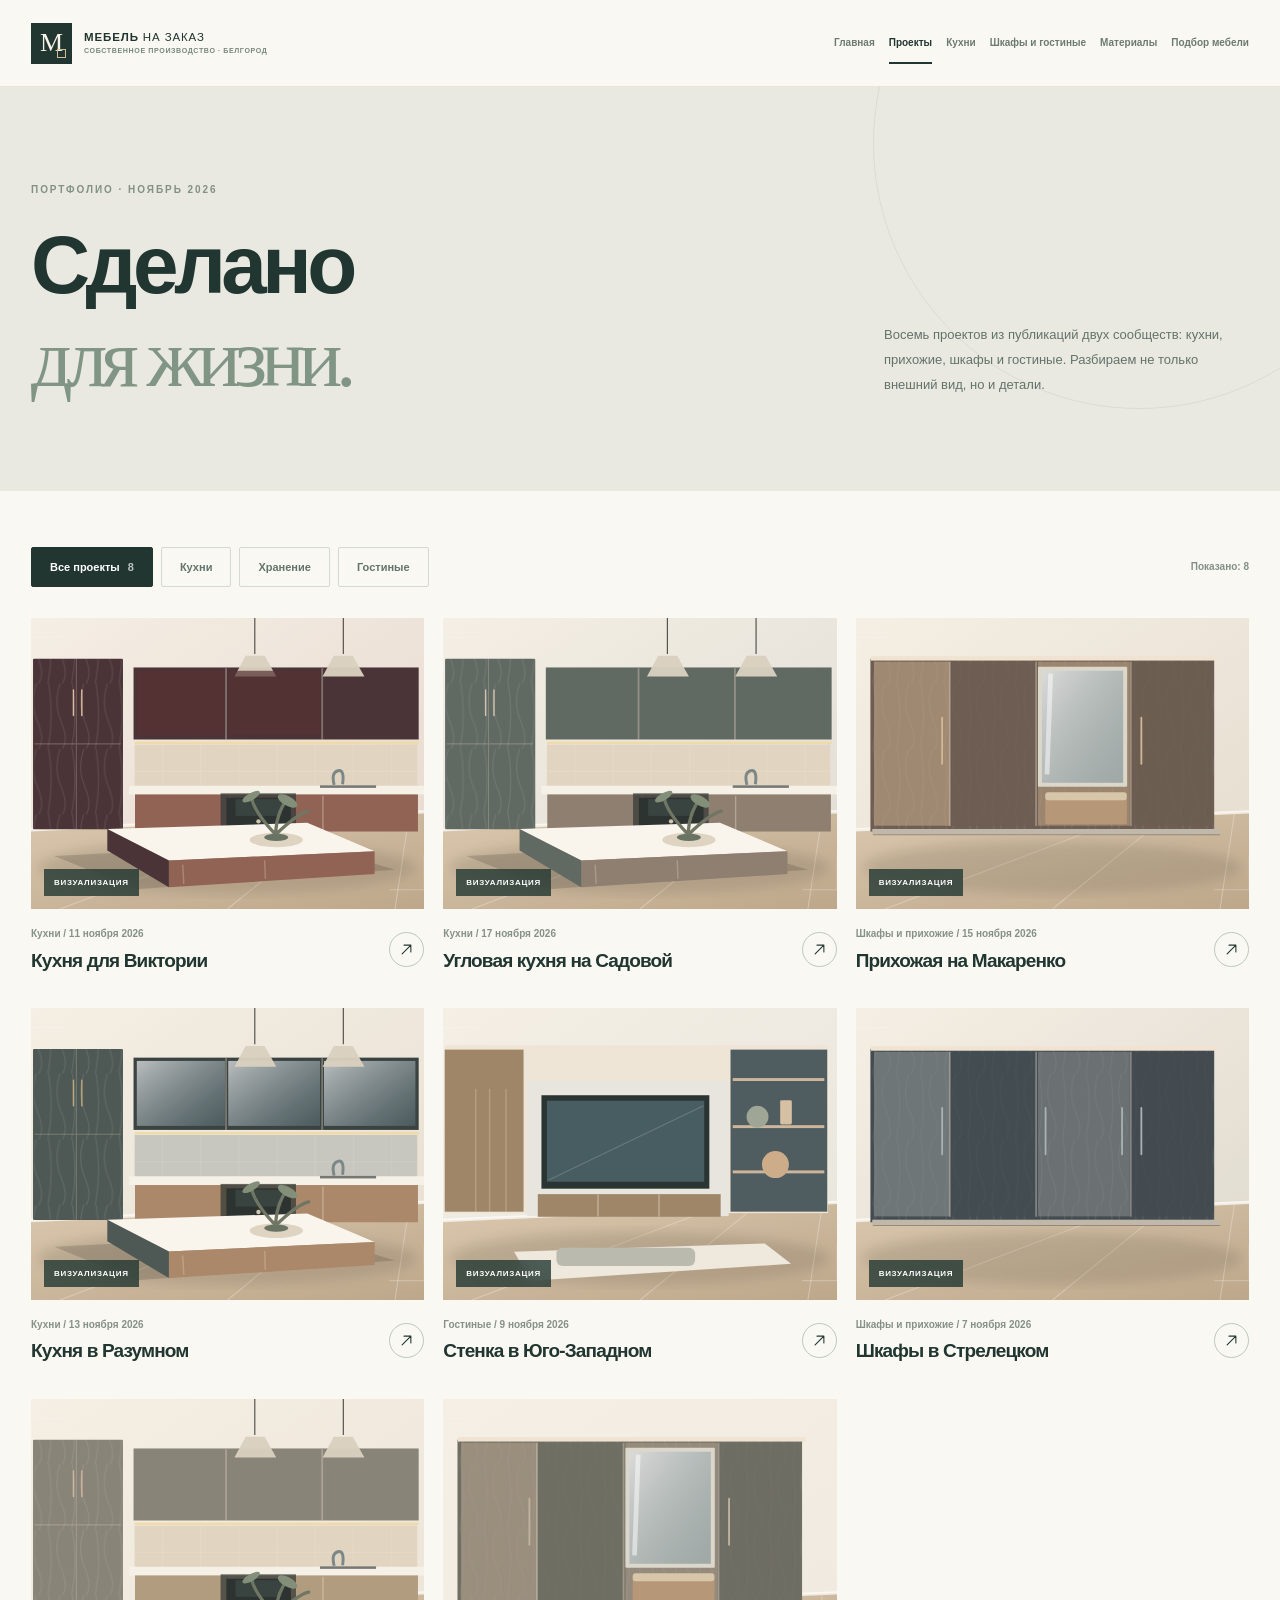
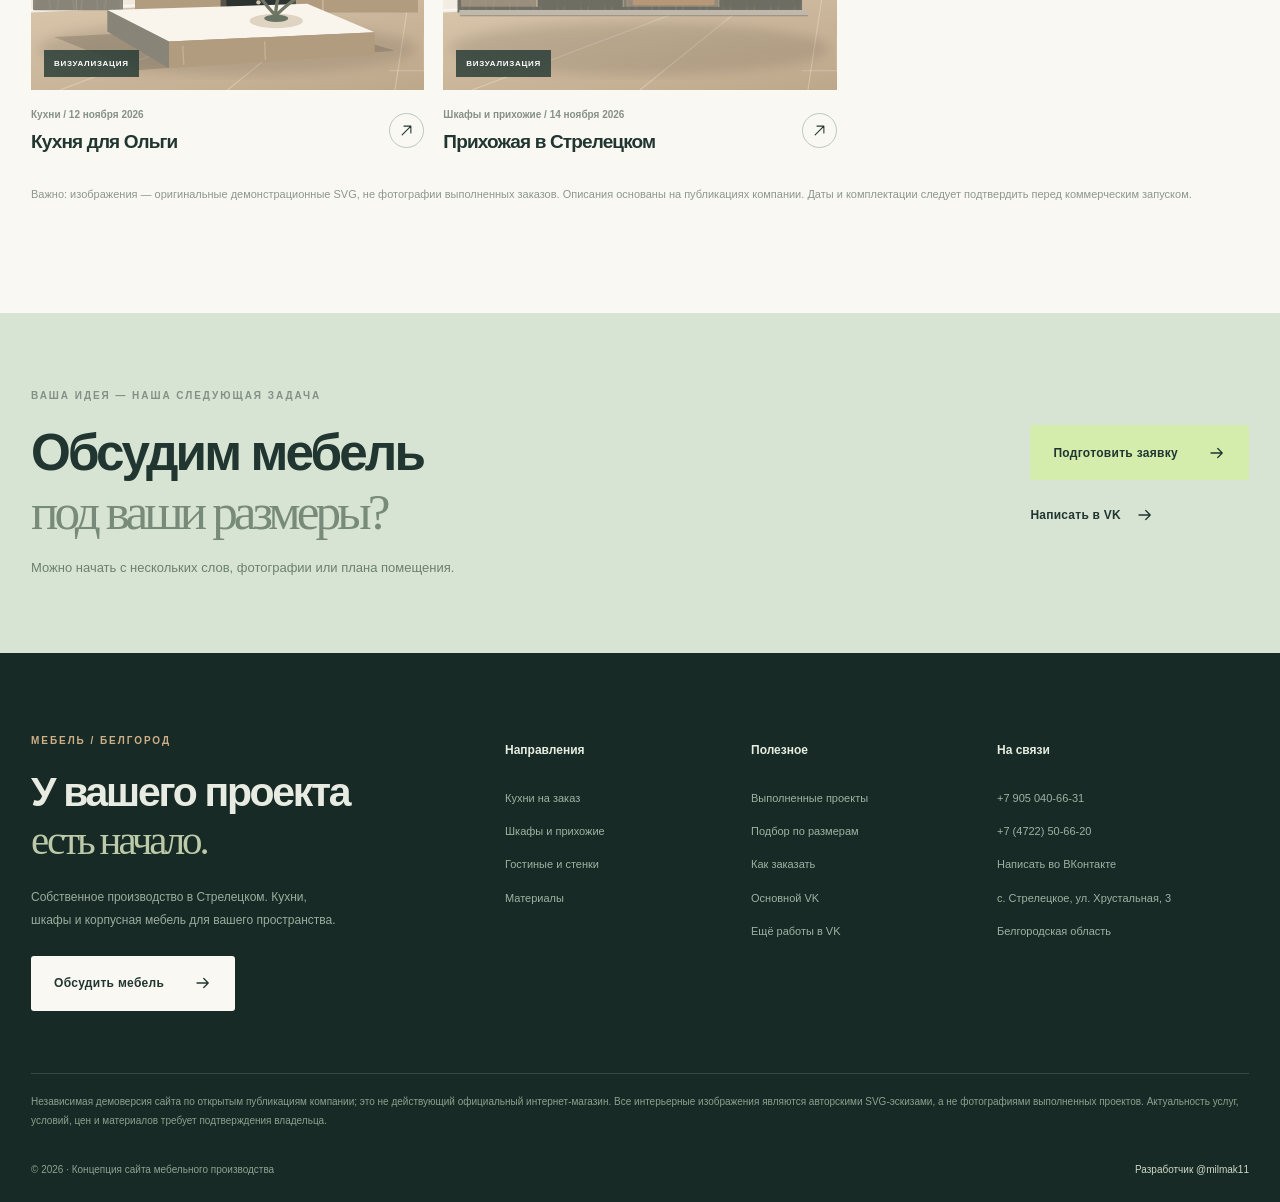
<file: projects.html>
<!doctype html><html lang="ru"><head><meta charset="utf-8"><meta name="viewport" content="width=device-width, initial-scale=1"><meta name="color-scheme" content="light"><meta name="theme-color" content="#223A34"><meta name="robots" content="noindex,nofollow,noarchive"><meta name="description" content="Ноябрьские выполненные мебельные проекты в Белгородской области — описания материалов и фурнитуры."><title>Выполненные проекты — Мебель на заказ Белгород</title><link rel="icon" type="image/svg+xml" href="assets/favicon.svg"><link rel="stylesheet" href="assets/style.css"></head><body data-page="projects.html"><header class="site-head" id="site-head"><div class="wrap top"><a class="logo" href="index.html" aria-label="Мебель на заказ Белгород — главная"><span class="logo-square"><span>M</span><i></i></span><span class="logo-words"><strong>МЕБЕЛЬ <em>НА ЗАКАЗ</em></strong><small>СОБСТВЕННОЕ ПРОИЗВОДСТВО · БЕЛГОРОД</small></span></a><nav class="desktop-nav" aria-label="Навигация"><a href="index.html" class="" >Главная</a><a href="projects.html" class="active" aria-current=page>Проекты</a><a href="kitchens.html" class="" >Кухни</a><a href="storage.html" class="" >Шкафы и гостиные</a><a href="materials.html" class="" >Материалы</a><a href="planner.html" class="" >Подбор мебели</a></nav><a class="head-phone" href="tel:+79050406631">+7 905 040-66-31</a><button type="button" class="menu-btn" id="menu-btn" aria-expanded="false" aria-controls="mobile-nav" aria-label="Открыть меню"><svg class="ico" viewBox="0 0 24 24" fill="none" stroke="currentColor" stroke-width="1.65" stroke-linecap="round" stroke-linejoin="round" aria-hidden="true"><path d="M4 7h16M4 12h16M4 17h16"/></svg></button></div><nav id="mobile-nav" class="mobile-nav" aria-label="Мобильное меню"><a href="index.html" class="" >Главная</a><a href="projects.html" class="active" aria-current=page>Проекты</a><a href="kitchens.html" class="" >Кухни</a><a href="storage.html" class="" >Шкафы и гостиные</a><a href="materials.html" class="" >Материалы</a><a href="planner.html" class="" >Подбор мебели</a><a class="mobile-call" href="contacts.html">Контакты и замер <svg class="ico" viewBox="0 0 24 24" fill="none" stroke="currentColor" stroke-width="1.65" stroke-linecap="round" stroke-linejoin="round" aria-hidden="true"><path d="M4 12h15m-6-6 6 6-6 6"/></svg></a></nav></header><main><section class="inner-head"><div class="wrap"><span class="overline">ПОРТФОЛИО · НОЯБРЬ 2026</span><div class="inner-title-row"><h1>Сделано<br><em>для жизни.</em></h1><p>Восемь проектов из публикаций двух сообществ: кухни, прихожие, шкафы и гостиные. Разбираем не только внешний вид, но и детали.</p></div></div></section><section class="section pt-small"><div class="wrap"><div class="filter-bar"><div class="filter-chips" role="group" aria-label="Фильтры проектов"><button class="filter-chip selected" data-filter="all" type="button">Все проекты <b>8</b></button><button class="filter-chip" data-filter="kitchen" type="button">Кухни</button><button class="filter-chip" data-filter="storage" type="button">Хранение</button><button class="filter-chip" data-filter="living" type="button">Гостиные</button></div><div class="filter-count" id="filter-count">Показано: 8</div></div><div class="case-grid portfolio-grid" id="portfolio-grid"><button type="button" class="case-card portfolio" data-open-case="victoria" aria-label="Подробнее о проекте Кухня для Виктории"><span class="case-photo"><img src="assets/scenes/kitchen-victoria.svg" loading="eager" alt="Авторская визуализация интерьера, не фотография выполненного заказа" ><span class="art-tag">ВИЗУАЛИЗАЦИЯ</span></span><span class="case-foot"><span><small>Кухни / 11 ноября 2026</small><strong>Кухня для Виктории</strong></span><span class="round-icon"><svg class="ico" viewBox="0 0 24 24" fill="none" stroke="currentColor" stroke-width="1.65" stroke-linecap="round" stroke-linejoin="round" aria-hidden="true"><path d="M5 19 19 5M8 5h11v11"/></svg></span></span></button><button type="button" class="case-card portfolio" data-open-case="sadovaya" aria-label="Подробнее о проекте Угловая кухня на Садовой"><span class="case-photo"><img src="assets/scenes/kitchen-sadovaya.svg" loading="eager" alt="Авторская визуализация интерьера, не фотография выполненного заказа" ><span class="art-tag">ВИЗУАЛИЗАЦИЯ</span></span><span class="case-foot"><span><small>Кухни / 17 ноября 2026</small><strong>Угловая кухня на Садовой</strong></span><span class="round-icon"><svg class="ico" viewBox="0 0 24 24" fill="none" stroke="currentColor" stroke-width="1.65" stroke-linecap="round" stroke-linejoin="round" aria-hidden="true"><path d="M5 19 19 5M8 5h11v11"/></svg></span></span></button><button type="button" class="case-card portfolio" data-open-case="macarenko" aria-label="Подробнее о проекте Прихожая на Макаренко"><span class="case-photo"><img src="assets/scenes/entry-makarenko.svg" loading="eager" alt="Авторская визуализация интерьера, не фотография выполненного заказа" ><span class="art-tag">ВИЗУАЛИЗАЦИЯ</span></span><span class="case-foot"><span><small>Шкафы и прихожие / 15 ноября 2026</small><strong>Прихожая на Макаренко</strong></span><span class="round-icon"><svg class="ico" viewBox="0 0 24 24" fill="none" stroke="currentColor" stroke-width="1.65" stroke-linecap="round" stroke-linejoin="round" aria-hidden="true"><path d="M5 19 19 5M8 5h11v11"/></svg></span></span></button><button type="button" class="case-card portfolio" data-open-case="razumnoe" aria-label="Подробнее о проекте Кухня в Разумном"><span class="case-photo"><img src="assets/scenes/kitchen-razumnoe.svg" loading="eager" alt="Авторская визуализация интерьера, не фотография выполненного заказа" ><span class="art-tag">ВИЗУАЛИЗАЦИЯ</span></span><span class="case-foot"><span><small>Кухни / 13 ноября 2026</small><strong>Кухня в Разумном</strong></span><span class="round-icon"><svg class="ico" viewBox="0 0 24 24" fill="none" stroke="currentColor" stroke-width="1.65" stroke-linecap="round" stroke-linejoin="round" aria-hidden="true"><path d="M5 19 19 5M8 5h11v11"/></svg></span></span></button><button type="button" class="case-card portfolio" data-open-case="southwest" aria-label="Подробнее о проекте Стенка в Юго-Западном"><span class="case-photo"><img src="assets/scenes/living-southwest.svg" loading="eager" alt="Авторская визуализация интерьера, не фотография выполненного заказа" ><span class="art-tag">ВИЗУАЛИЗАЦИЯ</span></span><span class="case-foot"><span><small>Гостиные / 9 ноября 2026</small><strong>Стенка в Юго-Западном</strong></span><span class="round-icon"><svg class="ico" viewBox="0 0 24 24" fill="none" stroke="currentColor" stroke-width="1.65" stroke-linecap="round" stroke-linejoin="round" aria-hidden="true"><path d="M5 19 19 5M8 5h11v11"/></svg></span></span></button><button type="button" class="case-card portfolio" data-open-case="streletskoe" aria-label="Подробнее о проекте Шкафы в Стрелецком"><span class="case-photo"><img src="assets/scenes/wardrobe-streletskoe.svg" loading="eager" alt="Авторская визуализация интерьера, не фотография выполненного заказа" ><span class="art-tag">ВИЗУАЛИЗАЦИЯ</span></span><span class="case-foot"><span><small>Шкафы и прихожие / 7 ноября 2026</small><strong>Шкафы в Стрелецком</strong></span><span class="round-icon"><svg class="ico" viewBox="0 0 24 24" fill="none" stroke="currentColor" stroke-width="1.65" stroke-linecap="round" stroke-linejoin="round" aria-hidden="true"><path d="M5 19 19 5M8 5h11v11"/></svg></span></span></button><button type="button" class="case-card portfolio" data-open-case="olga" aria-label="Подробнее о проекте Кухня для Ольги"><span class="case-photo"><img src="assets/scenes/kitchen-olga.svg" loading="eager" alt="Авторская визуализация интерьера, не фотография выполненного заказа" ><span class="art-tag">ВИЗУАЛИЗАЦИЯ</span></span><span class="case-foot"><span><small>Кухни / 12 ноября 2026</small><strong>Кухня для Ольги</strong></span><span class="round-icon"><svg class="ico" viewBox="0 0 24 24" fill="none" stroke="currentColor" stroke-width="1.65" stroke-linecap="round" stroke-linejoin="round" aria-hidden="true"><path d="M5 19 19 5M8 5h11v11"/></svg></span></span></button><button type="button" class="case-card portfolio" data-open-case="entry-14" aria-label="Подробнее о проекте Прихожая в Стрелецком"><span class="case-photo"><img src="assets/scenes/entry-streletskoe.svg" loading="eager" alt="Авторская визуализация интерьера, не фотография выполненного заказа" ><span class="art-tag">ВИЗУАЛИЗАЦИЯ</span></span><span class="case-foot"><span><small>Шкафы и прихожие / 14 ноября 2026</small><strong>Прихожая в Стрелецком</strong></span><span class="round-icon"><svg class="ico" viewBox="0 0 24 24" fill="none" stroke="currentColor" stroke-width="1.65" stroke-linecap="round" stroke-linejoin="round" aria-hidden="true"><path d="M5 19 19 5M8 5h11v11"/></svg></span></span></button></div><div id="portfolio-empty" class="empty-state" hidden>По этому запросу проектов нет. Выберите другой раздел.</div><p class="fine-note">Важно: изображения — оригинальные демонстрационные SVG, не фотографии выполненных заказов. Описания основаны на публикациях компании. Даты и комплектации следует подтвердить перед коммерческим запуском.</p></div></section><section class="wide-cta green"><div class="wrap wide-cta-content"><div><span class="overline">ВАША ИДЕЯ — НАША СЛЕДУЮЩАЯ ЗАДАЧА</span><h2>Обсудим мебель<br><em>под ваши размеры?</em></h2><p>Можно начать с нескольких слов, фотографии или плана помещения.</p></div><div class="stack-actions"><a class="btn btn-lime" href="planner.html">Подготовить заявку<svg class="ico" viewBox="0 0 24 24" fill="none" stroke="currentColor" stroke-width="1.65" stroke-linecap="round" stroke-linejoin="round" aria-hidden="true"><path d="M4 12h15m-6-6 6 6-6 6"/></svg></a><a class="simple-link" href="https://vk.me/mebelden_bel">Написать в VK<svg class="ico" viewBox="0 0 24 24" fill="none" stroke="currentColor" stroke-width="1.65" stroke-linecap="round" stroke-linejoin="round" aria-hidden="true"><path d="M4 12h15m-6-6 6 6-6 6"/></svg></a></div></div></section></main><footer class="footer"><div class="wrap"><div class="foot-grid"><div class="foot-brand"><span class="overline gold">МЕБЕЛЬ / БЕЛГОРОД</span><h2>У вашего проекта<br><em>есть начало.</em></h2><p>Собственное производство в Стрелецком. Кухни, шкафы и корпусная мебель для вашего пространства.</p><a class="btn btn-light" href="planner.html">Обсудить мебель<svg class="ico" viewBox="0 0 24 24" fill="none" stroke="currentColor" stroke-width="1.65" stroke-linecap="round" stroke-linejoin="round" aria-hidden="true"><path d="M4 12h15m-6-6 6 6-6 6"/></svg></a></div><div class="foot-links"><strong>Направления</strong><a href="kitchens.html">Кухни на заказ</a><a href="storage.html">Шкафы и прихожие</a><a href="storage.html#living">Гостиные и стенки</a><a href="materials.html">Материалы</a></div><div class="foot-links"><strong>Полезное</strong><a href="projects.html">Выполненные проекты</a><a href="planner.html">Подбор по размерам</a><a href="contacts.html">Как заказать</a><a href="https://vk.com/mebelden_bel" target="_blank" rel="noopener noreferrer">Основной VK</a><a href="https://vk.com/mebelryadom31" target="_blank" rel="noopener noreferrer">Ещё работы в VK</a></div><div class="foot-links"><strong>На связи</strong><a href="tel:+79050406631">+7 905 040-66-31</a><a href="tel:+74722506620">+7 (4722) 50-66-20</a><a href="https://vk.me/mebelden_bel" target="_blank" rel="noopener noreferrer">Написать во ВКонтакте</a><span>с. Стрелецкое, ул. Хрустальная, 3</span><span>Белгородская область</span></div></div><div class="disclaimer">Независимая демоверсия сайта по открытым публикациям компании; это не действующий официальный интернет-магазин. Все интерьерные изображения являются авторскими SVG-эскизами, а не фотографиями выполненных проектов. Актуальность услуг, условий, цен и материалов требует подтверждения владельца.</div><div class="foot-bottom"><span>© 2026 · Концепция сайта мебельного производства</span><a href="https://t.me/milmak11" target="_blank" rel="noopener noreferrer">Разработчик @milmak11</a></div></div></footer><div class="toast" id="toast" role="status" aria-live="polite"></div><script src="assets/app.js" defer></script></body></html>
</file>
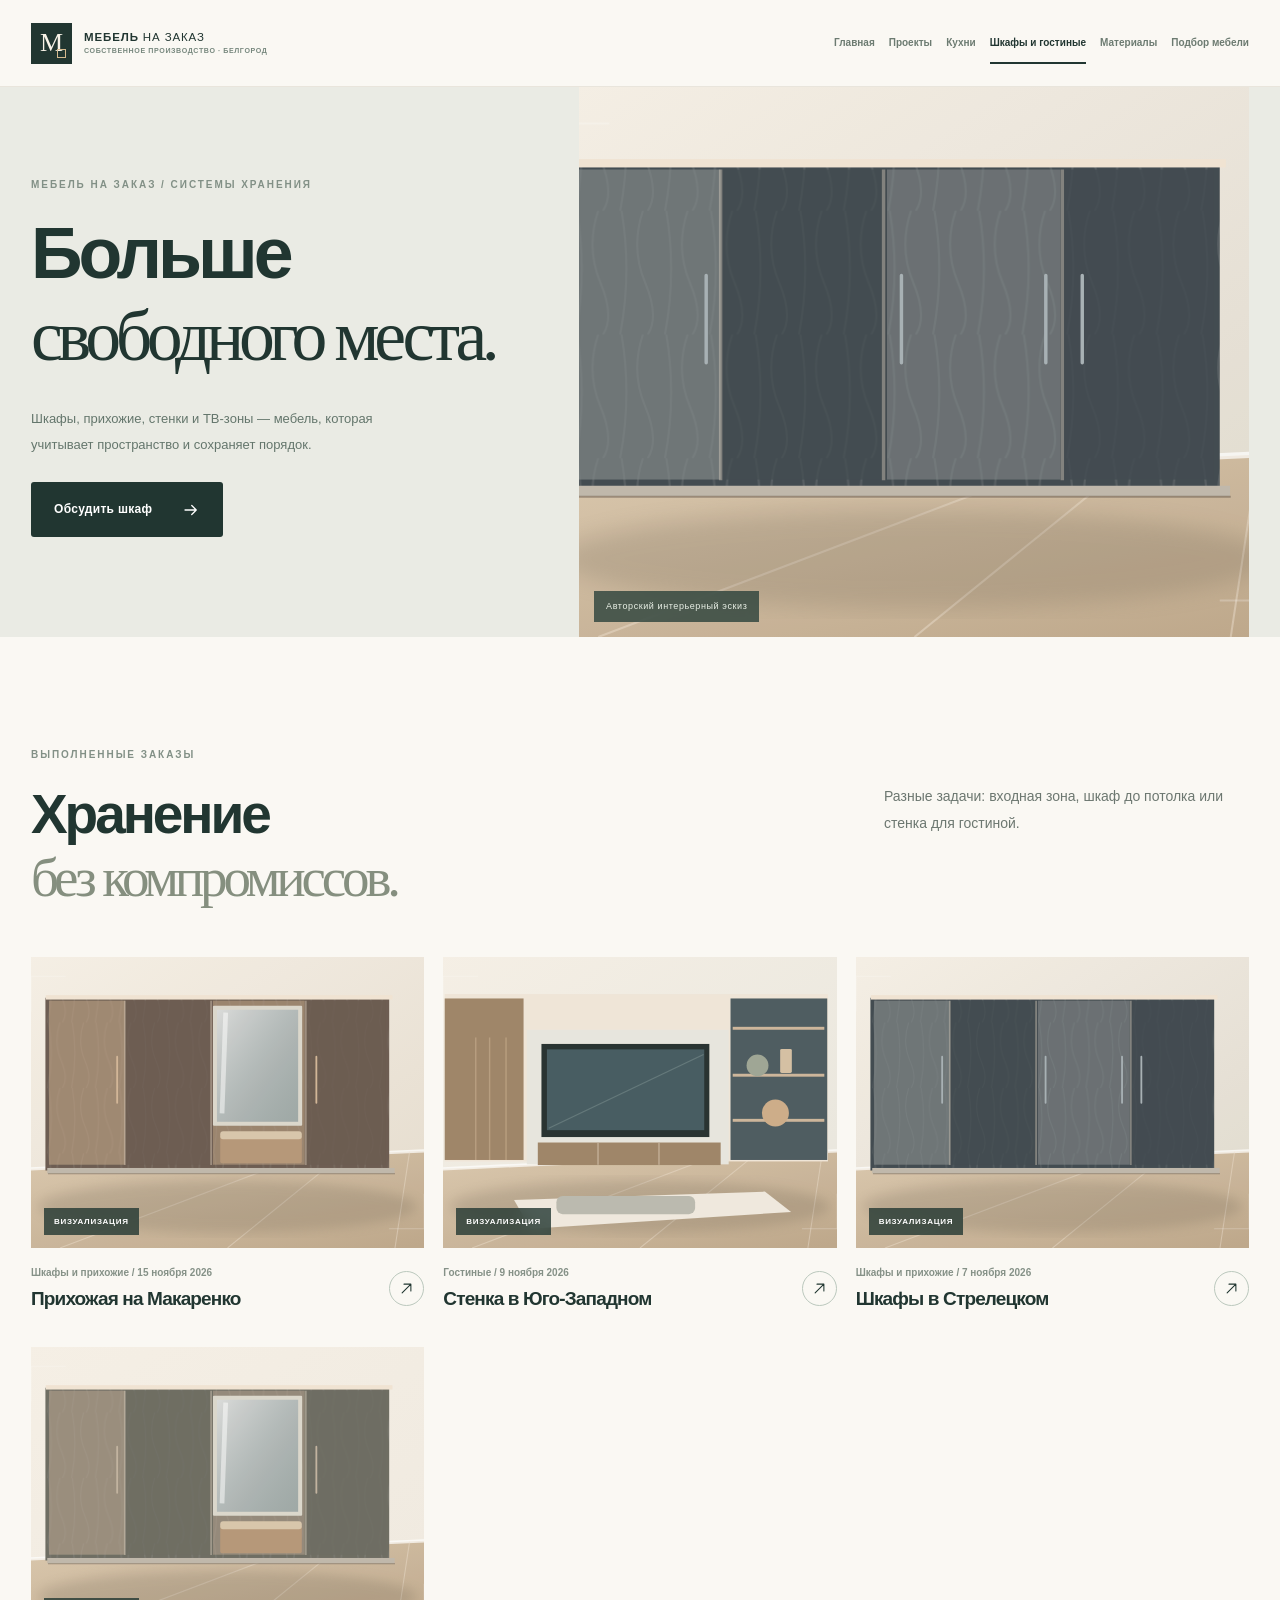
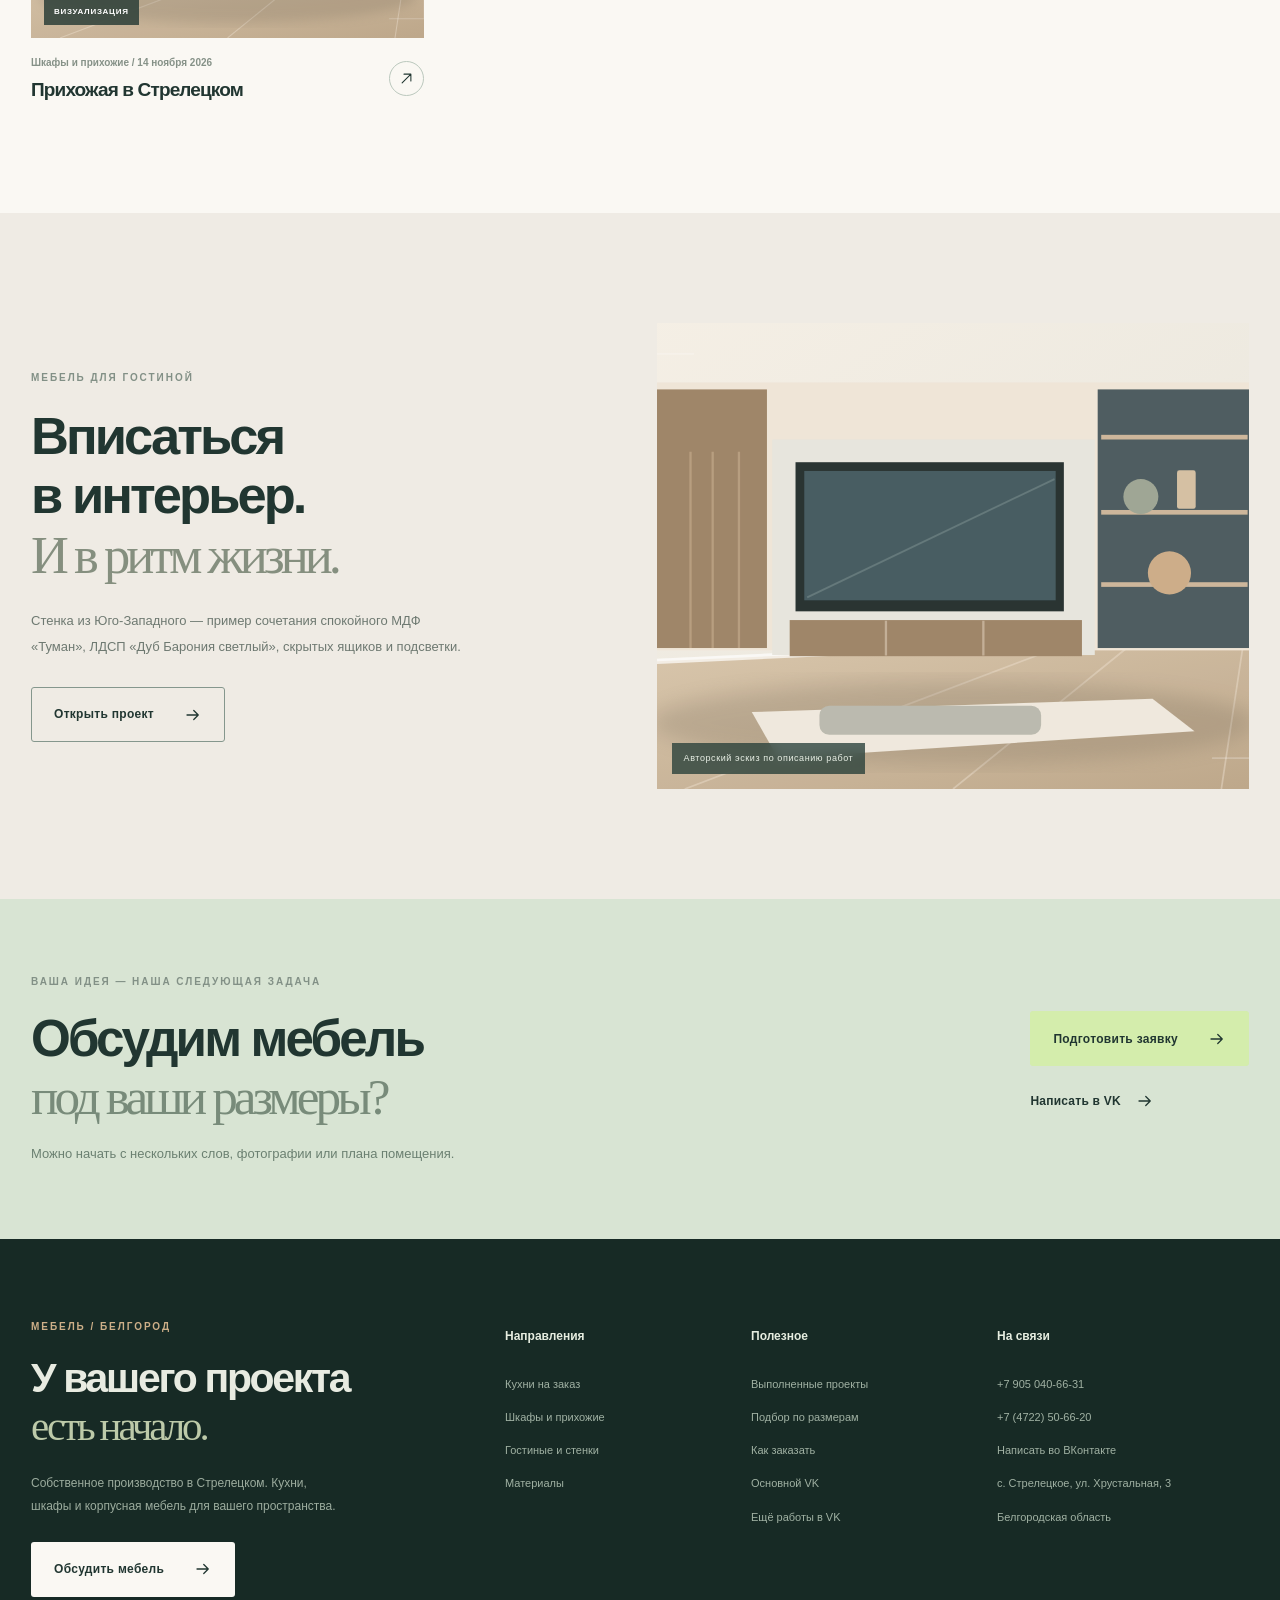
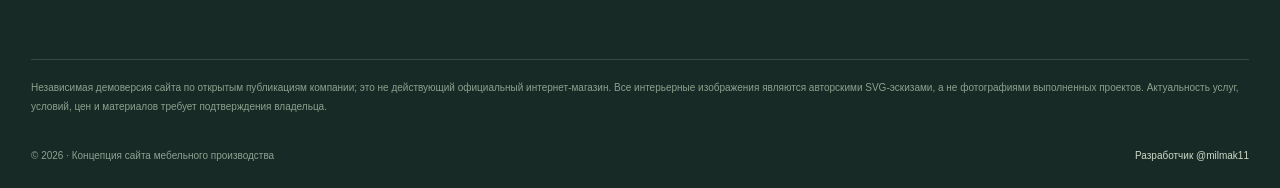
<file: storage.html>
<!doctype html><html lang="ru"><head><meta charset="utf-8"><meta name="viewport" content="width=device-width, initial-scale=1"><meta name="color-scheme" content="light"><meta name="theme-color" content="#223A34"><meta name="robots" content="noindex,nofollow,noarchive"><meta name="description" content="Корпусная мебель, шкафы на заказ, прихожие, ТВ-стенки. Производство в Белгородской области."><title>Шкафы, прихожие и гостиные — Мебель на заказ Белгород</title><link rel="icon" type="image/svg+xml" href="assets/favicon.svg"><link rel="stylesheet" href="assets/style.css"></head><body data-page="storage.html"><header class="site-head" id="site-head"><div class="wrap top"><a class="logo" href="index.html" aria-label="Мебель на заказ Белгород — главная"><span class="logo-square"><span>M</span><i></i></span><span class="logo-words"><strong>МЕБЕЛЬ <em>НА ЗАКАЗ</em></strong><small>СОБСТВЕННОЕ ПРОИЗВОДСТВО · БЕЛГОРОД</small></span></a><nav class="desktop-nav" aria-label="Навигация"><a href="index.html" class="" >Главная</a><a href="projects.html" class="" >Проекты</a><a href="kitchens.html" class="" >Кухни</a><a href="storage.html" class="active" aria-current=page>Шкафы и гостиные</a><a href="materials.html" class="" >Материалы</a><a href="planner.html" class="" >Подбор мебели</a></nav><a class="head-phone" href="tel:+79050406631">+7 905 040-66-31</a><button type="button" class="menu-btn" id="menu-btn" aria-expanded="false" aria-controls="mobile-nav" aria-label="Открыть меню"><svg class="ico" viewBox="0 0 24 24" fill="none" stroke="currentColor" stroke-width="1.65" stroke-linecap="round" stroke-linejoin="round" aria-hidden="true"><path d="M4 7h16M4 12h16M4 17h16"/></svg></button></div><nav id="mobile-nav" class="mobile-nav" aria-label="Мобильное меню"><a href="index.html" class="" >Главная</a><a href="projects.html" class="" >Проекты</a><a href="kitchens.html" class="" >Кухни</a><a href="storage.html" class="active" aria-current=page>Шкафы и гостиные</a><a href="materials.html" class="" >Материалы</a><a href="planner.html" class="" >Подбор мебели</a><a class="mobile-call" href="contacts.html">Контакты и замер <svg class="ico" viewBox="0 0 24 24" fill="none" stroke="currentColor" stroke-width="1.65" stroke-linecap="round" stroke-linejoin="round" aria-hidden="true"><path d="M4 12h15m-6-6 6 6-6 6"/></svg></a></nav></header><main><section class="category-hero alt"><div class="wrap cat-grid"><div class="cat-copy"><span class="overline">МЕБЕЛЬ НА ЗАКАЗ / СИСТЕМЫ ХРАНЕНИЯ</span><h1>Больше<br><em>свободного места.</em></h1><p>Шкафы, прихожие, стенки и ТВ-зоны — мебель, которая учитывает пространство и сохраняет порядок.</p><a class="btn btn-primary" href="planner.html?type=storage">Обсудить шкаф<svg class="ico" viewBox="0 0 24 24" fill="none" stroke="currentColor" stroke-width="1.65" stroke-linecap="round" stroke-linejoin="round" aria-hidden="true"><path d="M4 12h15m-6-6 6 6-6 6"/></svg></a></div><div class="cat-art"><img src="assets/scenes/wardrobe-streletskoe.svg" loading="eager" alt="Авторская визуализация интерьера, не фотография выполненного заказа" ><span class="art-overlay">Авторский интерьерный эскиз</span></div></div></section><section class="section"><div class="wrap"><div class="section-header"><div><span class="overline">ВЫПОЛНЕННЫЕ ЗАКАЗЫ</span><h2>Хранение<br><em>без компромиссов.</em></h2></div><p>Разные задачи: входная зона, шкаф до потолка или стенка для гостиной.</p></div><div class="case-grid"><button type="button" class="case-card regular" data-open-case="macarenko" aria-label="Подробнее о проекте Прихожая на Макаренко"><span class="case-photo"><img src="assets/scenes/entry-makarenko.svg" loading="eager" alt="Авторская визуализация интерьера, не фотография выполненного заказа" ><span class="art-tag">ВИЗУАЛИЗАЦИЯ</span></span><span class="case-foot"><span><small>Шкафы и прихожие / 15 ноября 2026</small><strong>Прихожая на Макаренко</strong></span><span class="round-icon"><svg class="ico" viewBox="0 0 24 24" fill="none" stroke="currentColor" stroke-width="1.65" stroke-linecap="round" stroke-linejoin="round" aria-hidden="true"><path d="M5 19 19 5M8 5h11v11"/></svg></span></span></button><button type="button" class="case-card regular" data-open-case="southwest" aria-label="Подробнее о проекте Стенка в Юго-Западном"><span class="case-photo"><img src="assets/scenes/living-southwest.svg" loading="eager" alt="Авторская визуализация интерьера, не фотография выполненного заказа" ><span class="art-tag">ВИЗУАЛИЗАЦИЯ</span></span><span class="case-foot"><span><small>Гостиные / 9 ноября 2026</small><strong>Стенка в Юго-Западном</strong></span><span class="round-icon"><svg class="ico" viewBox="0 0 24 24" fill="none" stroke="currentColor" stroke-width="1.65" stroke-linecap="round" stroke-linejoin="round" aria-hidden="true"><path d="M5 19 19 5M8 5h11v11"/></svg></span></span></button><button type="button" class="case-card regular" data-open-case="streletskoe" aria-label="Подробнее о проекте Шкафы в Стрелецком"><span class="case-photo"><img src="assets/scenes/wardrobe-streletskoe.svg" loading="eager" alt="Авторская визуализация интерьера, не фотография выполненного заказа" ><span class="art-tag">ВИЗУАЛИЗАЦИЯ</span></span><span class="case-foot"><span><small>Шкафы и прихожие / 7 ноября 2026</small><strong>Шкафы в Стрелецком</strong></span><span class="round-icon"><svg class="ico" viewBox="0 0 24 24" fill="none" stroke="currentColor" stroke-width="1.65" stroke-linecap="round" stroke-linejoin="round" aria-hidden="true"><path d="M5 19 19 5M8 5h11v11"/></svg></span></span></button><button type="button" class="case-card regular" data-open-case="entry-14" aria-label="Подробнее о проекте Прихожая в Стрелецком"><span class="case-photo"><img src="assets/scenes/entry-streletskoe.svg" loading="eager" alt="Авторская визуализация интерьера, не фотография выполненного заказа" ><span class="art-tag">ВИЗУАЛИЗАЦИЯ</span></span><span class="case-foot"><span><small>Шкафы и прихожие / 14 ноября 2026</small><strong>Прихожая в Стрелецком</strong></span><span class="round-icon"><svg class="ico" viewBox="0 0 24 24" fill="none" stroke="currentColor" stroke-width="1.65" stroke-linecap="round" stroke-linejoin="round" aria-hidden="true"><path d="M5 19 19 5M8 5h11v11"/></svg></span></span></button></div></div></section><section class="section material-band" id="living"><div class="wrap material-grid"><div class="material-copy"><span class="overline">МЕБЕЛЬ ДЛЯ ГОСТИНОЙ</span><h2>Вписаться<br>в интерьер.<br><em>И в ритм жизни.</em></h2><p>Стенка из Юго-Западного — пример сочетания спокойного МДФ «Туман», ЛДСП «Дуб Барония светлый», скрытых ящиков и подсветки.</p><a class="btn btn-outline" href="projects.html?case=southwest">Открыть проект<svg class="ico" viewBox="0 0 24 24" fill="none" stroke="currentColor" stroke-width="1.65" stroke-linecap="round" stroke-linejoin="round" aria-hidden="true"><path d="M4 12h15m-6-6 6 6-6 6"/></svg></a></div><div class="mat-picture"><img src="assets/scenes/living-southwest.svg" loading="eager" alt="Авторская визуализация интерьера, не фотография выполненного заказа" ><span class="art-overlay">Авторский эскиз по описанию работ</span></div></div></section><section class="wide-cta green"><div class="wrap wide-cta-content"><div><span class="overline">ВАША ИДЕЯ — НАША СЛЕДУЮЩАЯ ЗАДАЧА</span><h2>Обсудим мебель<br><em>под ваши размеры?</em></h2><p>Можно начать с нескольких слов, фотографии или плана помещения.</p></div><div class="stack-actions"><a class="btn btn-lime" href="planner.html">Подготовить заявку<svg class="ico" viewBox="0 0 24 24" fill="none" stroke="currentColor" stroke-width="1.65" stroke-linecap="round" stroke-linejoin="round" aria-hidden="true"><path d="M4 12h15m-6-6 6 6-6 6"/></svg></a><a class="simple-link" href="https://vk.me/mebelden_bel">Написать в VK<svg class="ico" viewBox="0 0 24 24" fill="none" stroke="currentColor" stroke-width="1.65" stroke-linecap="round" stroke-linejoin="round" aria-hidden="true"><path d="M4 12h15m-6-6 6 6-6 6"/></svg></a></div></div></section></main><footer class="footer"><div class="wrap"><div class="foot-grid"><div class="foot-brand"><span class="overline gold">МЕБЕЛЬ / БЕЛГОРОД</span><h2>У вашего проекта<br><em>есть начало.</em></h2><p>Собственное производство в Стрелецком. Кухни, шкафы и корпусная мебель для вашего пространства.</p><a class="btn btn-light" href="planner.html">Обсудить мебель<svg class="ico" viewBox="0 0 24 24" fill="none" stroke="currentColor" stroke-width="1.65" stroke-linecap="round" stroke-linejoin="round" aria-hidden="true"><path d="M4 12h15m-6-6 6 6-6 6"/></svg></a></div><div class="foot-links"><strong>Направления</strong><a href="kitchens.html">Кухни на заказ</a><a href="storage.html">Шкафы и прихожие</a><a href="storage.html#living">Гостиные и стенки</a><a href="materials.html">Материалы</a></div><div class="foot-links"><strong>Полезное</strong><a href="projects.html">Выполненные проекты</a><a href="planner.html">Подбор по размерам</a><a href="contacts.html">Как заказать</a><a href="https://vk.com/mebelden_bel" target="_blank" rel="noopener noreferrer">Основной VK</a><a href="https://vk.com/mebelryadom31" target="_blank" rel="noopener noreferrer">Ещё работы в VK</a></div><div class="foot-links"><strong>На связи</strong><a href="tel:+79050406631">+7 905 040-66-31</a><a href="tel:+74722506620">+7 (4722) 50-66-20</a><a href="https://vk.me/mebelden_bel" target="_blank" rel="noopener noreferrer">Написать во ВКонтакте</a><span>с. Стрелецкое, ул. Хрустальная, 3</span><span>Белгородская область</span></div></div><div class="disclaimer">Независимая демоверсия сайта по открытым публикациям компании; это не действующий официальный интернет-магазин. Все интерьерные изображения являются авторскими SVG-эскизами, а не фотографиями выполненных проектов. Актуальность услуг, условий, цен и материалов требует подтверждения владельца.</div><div class="foot-bottom"><span>© 2026 · Концепция сайта мебельного производства</span><a href="https://t.me/milmak11" target="_blank" rel="noopener noreferrer">Разработчик @milmak11</a></div></div></footer><div class="toast" id="toast" role="status" aria-live="polite"></div><script src="assets/app.js" defer></script></body></html>
</file>
<file: assets/style.css>
:root{--ink:#213631;--ink2:#2b413b;--char:#192925;--lime:#D4EDAC;--sand:#F5F2EB;--cream:#E9E2D6;--ivory:#FAF8F3;--gold:#CDAF88;--muted:#697770;--border:#DDDCD3;--white:#fff;--radius:9px;--container:1370px;--shadow:0 24px 70px rgba(22,36,31,.09)}
*{box-sizing:border-box}html{scroll-behavior:smooth}body{margin:0;background:var(--ivory);color:var(--ink);font-family:'Manrope',Arial,sans-serif;font-size:15px;line-height:1.65;-webkit-font-smoothing:antialiased}body.no-scroll{overflow:hidden}button,input,select,textarea{font:inherit}button{cursor:pointer}a{color:inherit;text-decoration:none}img{display:block;width:100%;max-width:100%}svg{flex-shrink:0}.ico{width:20px;height:20px;stroke-width:1.7}p,h1,h2,h3,h4{margin:0}h1,h2,h3{line-height:1.14;letter-spacing:-.056em}h1{font-size:clamp(47px,5.2vw,85px);font-weight:600}h2{font-size:clamp(39px,4.3vw,65px);font-weight:600}h3{font-size:26px;font-weight:600}h1 i,h1 em,h2 em{font-family:'Prata',Georgia,serif;font-style:normal;font-weight:400;letter-spacing:-.076em}h1 i{color:#758C7B}h2 em{color:#858F7F}section{position:relative}.wrap{width:min(var(--container),calc(100% - 96px));margin:0 auto}.section{padding:110px 0}.pt-small{padding-top:56px}.overline,.eyebrow-line{font-size:10px;font-weight:800;letter-spacing:.195em;text-transform:uppercase;line-height:1.5}.overline{display:block;color:#829086;margin-bottom:21px}.overline.gold{color:var(--gold)}.fine-note{margin-top:30px;font-size:11px;color:#8b978d;line-height:1.7}.btn{display:inline-flex;align-items:center;justify-content:space-between;gap:30px;padding:16px 22px;min-height:55px;font-size:12px;font-weight:800;line-height:1.35;letter-spacing:.025em;border-radius:3px;border:1px solid transparent;transition:transform .25s,background .25s,color .25s,border-color .25s;white-space:nowrap}.btn svg,.text-link svg,.simple-link svg{width:18px;height:18px;transition:transform .25s}.btn:hover{transform:translateY(-2px)}.btn:hover svg,.text-link:hover svg,.simple-link:hover svg{transform:translateX(5px)}.btn-primary{background:var(--ink);color:#fff}.btn-primary:hover{background:#3d564a}.btn-outline{border-color:#85978d;background:transparent;color:var(--ink)}.btn-outline:hover{border-color:var(--ink);background:#f0eee7}.btn-light{color:var(--ink);background:var(--ivory)}.btn-light:hover{background:#e6eadd}.btn-lime{background:var(--lime);color:var(--ink)}.btn-lime:hover{background:#e7f5d3}.text-link,.simple-link{display:inline-flex;align-items:center;gap:15px;font-weight:800;font-size:12px;letter-spacing:.02em;line-height:1.4}.simple-link{color:var(--lime);padding:17px 0}.text-link:hover,.simple-link:hover{opacity:.7}.section-header{display:flex;align-items:start;justify-content:space-between;gap:65px;margin-bottom:47px}.section-header>div{flex:1}.section-header>p{color:#6c7770;max-width:365px;font-size:14px;line-height:1.9;padding-top:36px}.section-header.align-bottom{align-items:end}.section-header.align-bottom .text-link{margin-bottom:8px}.section-header.light h2,.section-header.light p{color:#EDF3E9}.section-header.light h2 em{color:#BDCEB8}
/* header */
.site-head{position:sticky;top:0;z-index:50;background:rgba(250,248,243,.96);backdrop-filter:blur(18px);border-bottom:1px solid #e9e5dc;transition:box-shadow .3s}.site-head.scrolled{box-shadow:0 4px 20px #19292510}.top{height:86px;display:flex;align-items:center;gap:25px}.logo{display:flex;align-items:center;gap:12px;flex-shrink:0}.logo-square{display:grid;place-items:center;position:relative;width:41px;height:41px;background:var(--ink);color:#F8F3E8;font-size:26px;font-family:Georgia,serif;line-height:1}.logo-square i{position:absolute;bottom:6px;right:6px;width:9px;height:9px;border:1px solid #d5ba8f}.logo-words{display:flex;flex-direction:column;gap:1px}.logo-words strong{font-size:11.5px;letter-spacing:.076em;line-height:1.4;white-space:nowrap}.logo-words strong em{font-style:normal;font-weight:500}.logo-words small{font-size:7.1px;font-weight:800;letter-spacing:.085em;white-space:nowrap;color:#77887e}.desktop-nav{display:flex;align-items:center;gap:clamp(10px,1.35vw,26px);margin-left:auto}.desktop-nav a{font-size:11px;font-weight:700;color:#6c7b71;white-space:nowrap;transition:color .2s}.desktop-nav a:hover,.desktop-nav a.active{color:var(--ink)}.desktop-nav a.active{position:relative}.desktop-nav a.active:after{position:absolute;content:'';height:2px;background:var(--ink);bottom:-13px;left:0;right:0}.head-phone{padding:11px 0 11px 19px;margin-left:3px;border-left:1px solid #D2D8D2;white-space:nowrap;font-size:12px;font-weight:800}.menu-btn{display:none;background:transparent;border:0;color:var(--ink);padding:8px}.mobile-nav{display:none}
/* hero */
.hero{background:#F0ECE4;overflow:hidden}.hero-grid{min-height:650px;display:grid;grid-template-columns:49% 51%;align-items:stretch}.hero-left{padding:80px 38px 44px 0;display:flex;flex-direction:column;justify-content:center}.eyebrow-line{color:#61786a;display:inline-flex;align-items:center;gap:10px;margin-bottom:32px}.eyebrow-line b{display:inline-block;width:24px;height:1px;background:#61786a}.hero h1{font-size:clamp(46px,4.65vw,76px)}.hero-lead{max-width:470px;color:#6c7a70;font-size:14px;line-height:1.95;margin-top:32px}.hero-actions{display:flex;gap:12px;flex-wrap:wrap;margin-top:29px}.hero-actions .btn{min-width:175px}.hero-stats{display:flex;gap:26px;align-items:center;margin-top:54px}.hero-stats>div:not(.separator){display:flex;gap:13px;align-items:center}.hero-stats b{font-size:41px;letter-spacing:-.07em;line-height:1;font-weight:600}.hero-stats b sup{font-size:13px;font-weight:600;letter-spacing:0}.hero-stats span{color:#79867d;font-size:10px;line-height:1.5;max-width:110px}.hero-stats .separator{height:40px;width:1px;background:#c2c6ba}.hero-right{position:relative;min-height:650px;overflow:hidden;background:#C8C2B4}.hero-right img{width:100%;height:100%;position:absolute;inset:0;object-fit:cover;object-position:center}.hero-side-label{position:absolute;top:37px;right:0;background:var(--ink);padding:23px 28px;color:white;max-width:215px}.hero-side-label span{color:#B8C9B1;font-size:9px;letter-spacing:.13em;display:block;text-transform:uppercase;margin-bottom:10px}.hero-side-label strong{font-size:17px;line-height:1.15;letter-spacing:.015em}.hero-caption{position:absolute;bottom:24px;left:26px;color:#fff;display:flex;align-items:center;gap:8px;text-shadow:0 1px 12px #172722;letter-spacing:.05em;font-size:10px;font-weight:700}.hero-caption .dot{background:#D9EDBD;width:7px;height:7px;border-radius:50%}.hero-bottom{display:flex;align-items:center;justify-content:space-between;gap:25px;color:#849085;font-size:9px;font-weight:800;letter-spacing:.16em;padding-top:19px;padding-bottom:19px}.hero-bottom svg{width:20px}
/* directions */
.direction-grid{display:grid;grid-template-columns:1.28fr 1fr 1fr;gap:13px}.direction-card{display:block;min-height:430px;position:relative;overflow:hidden;background:#e2d6c9}.direction-card .img{position:absolute;inset:0}.direction-card img{height:100%;object-fit:cover;transition:transform .7s cubic-bezier(.23,1,.32,1)}.direction-card:hover img{transform:scale(1.035)}.direction-card:before{content:'';position:absolute;inset:30% 0 0;z-index:1;background:linear-gradient(to top,rgba(16,29,26,.88),rgba(16,29,26,.03))}.direction-copy{z-index:2;position:absolute;bottom:28px;left:26px;right:64px;color:#fff}.direction-copy small{display:block;color:#D1DDCE;font-size:10px;font-weight:800;letter-spacing:.08em;margin-bottom:13px}.direction-copy h3{font-family:'Prata',Georgia,serif;font-size:31px;font-weight:400;letter-spacing:-.055em;margin-bottom:7px}.direction-copy>span{font-size:11px;line-height:1.5;color:#d5ded8}.circle-arrow{z-index:2;position:absolute;right:26px;bottom:32px;background:#f0f4eb;width:39px;height:39px;border-radius:50%;display:grid;place-items:center;transition:transform .25s}.direction-card:hover .circle-arrow{transform:rotate(45deg)}.direction-card.wide .direction-copy h3{font-size:39px}
/* dark */
.dark-block{background:var(--ink);color:#F2F1E9}.dark-block h2 em{color:#D1DBBE}.dark-block .overline{color:#BDA987}.dark-block .section-header>p{color:#B8C7B9}.factory-grid{display:grid;grid-template-columns:repeat(3,1fr);gap:40px;padding-top:35px;border-top:1px solid #6A7A6C80}.factory-feature{display:flex;flex-direction:column;align-items:flex-start;gap:12px}.factory-feature svg{color:#D3B792;width:27px;height:27px;margin-bottom:14px}.factory-feature b{font-size:18px;font-weight:600;letter-spacing:-.03em}.factory-feature p{max-width:330px;color:#AFBEAF;font-size:12px;line-height:1.9}.light-note{color:#8B9C8B}
/* cards */
.case-grid{display:grid;grid-template-columns:repeat(3,minmax(0,1fr));column-gap:19px;row-gap:35px}.case-card{display:block;text-align:left;background:transparent;border:0;padding:0;min-width:0;color:var(--ink)}.case-photo{display:block;position:relative;overflow:hidden;background:#E9E2D9;aspect-ratio:1.35/1}.case-photo img{height:100%;width:100%;object-fit:cover;transition:transform .65s}.case-card:hover .case-photo img{transform:scale(1.035)}.art-tag{position:absolute;left:13px;bottom:13px;color:#fff;background:rgba(32,54,49,.79);backdrop-filter:blur(8px);padding:7px 10px;font-size:8px;font-weight:800;letter-spacing:.09em}.case-foot{display:flex;justify-content:space-between;align-items:center;gap:15px;padding:17px 0 0}.case-foot>span:first-child{display:block;min-width:0}.case-foot small{display:block;color:#859187;font-size:10px;font-weight:700;margin-bottom:6px}.case-foot strong{display:block;font-size:19px;font-weight:600;line-height:1.3;letter-spacing:-.045em}.round-icon{display:grid;place-items:center;min-width:35px;width:35px;height:35px;border:1px solid #BBC8BD;border-radius:50%;transition:background .2s,color .2s}.round-icon svg{width:15px;height:15px}.case-card:hover .round-icon{background:var(--ink);color:#fff}
/* textures */
.material-band{background:#EFEBE4}.material-grid{display:grid;grid-template-columns:.95fr 1.05fr;align-items:center;gap:clamp(40px,7vw,120px)}.material-copy h2{font-size:clamp(42px,4.1vw,64px)}.material-copy p{color:#6E7971;font-size:13px;line-height:2;margin:22px 0 27px;max-width:440px}.texture-layout{display:grid;grid-template-columns:1.1fr .9fr;grid-template-rows:180px 180px;gap:12px}.texture{display:flex;flex-direction:column;justify-content:space-between;padding:18px 19px;color:white;box-shadow:inset 0 -80px 60px -65px #0008;background-size:cover}.texture span{font-size:10px;opacity:.75}.texture b{font-size:13px;letter-spacing:-.02em}.texture.t1,.swatch-surface.marrone{background:linear-gradient(145deg,#483037,#673c40 55%,#302a2b)}.texture.t2,.swatch-surface.oak{background:repeating-linear-gradient(99deg,#9a7358,#c19873 17px,#89664f 24px,#ae8c6f 37px)}.texture.t3,.swatch-surface.graphite{background:linear-gradient(115deg,#3C4348,#656c70,#343b40)}.texture.t4,.swatch-surface.glass{background:linear-gradient(135deg,#a4a8ab 0%,#3f5357 38%,#9daaa6 42%,#53686e 72%,#3b5559)}
.process{display:grid;grid-template-columns:1fr 1.2fr;gap:90px}.process-intro p{max-width:375px;color:#707970;font-size:13px;line-height:2;margin:20px 0 25px}.process-steps>div{display:grid;grid-template-columns:55px 1fr;column-gap:22px;border-bottom:1px solid #D9DED3;padding:19px 0 24px}.process-steps>div:first-child{padding-top:5px}.process-steps>div>span{grid-row:span 2;font-size:26px;font-weight:600;letter-spacing:-.06em;color:#A9B7AA}.process-steps b{font-size:16px;font-weight:600}.process-steps p{font-size:12px;color:#718076;margin-top:7px;line-height:1.7}
/* CTA/footer */
.wide-cta{background:#D8E4D3;padding:75px 0}.wide-cta.green{background:#D8E4D3}.wide-cta-content{display:flex;align-items:center;justify-content:space-between;gap:50px}.wide-cta h2{font-size:clamp(40px,4vw,63px)}.wide-cta h2 em{color:#788B7A}.wide-cta p{color:#6B8071;font-size:13px;margin-top:16px}.stack-actions{display:flex;flex-direction:column;gap:9px;min-width:205px}.wide-cta .simple-link{color:var(--ink)}.footer{background:#172A25;color:#E8EBE1;padding:80px 0 24px}.foot-grid{display:grid;grid-template-columns:1.85fr .9fr .9fr 1.05fr;gap:30px;padding-bottom:62px}.foot-brand h2{font-size:clamp(36px,3.2vw,50px);line-height:1.16}.foot-brand h2 em{color:#BDCAA9}.foot-brand p{font-size:12px;line-height:1.9;color:#9CAC9E;max-width:310px;margin:22px 0 24px}.foot-links{display:flex;flex-direction:column;gap:15px;padding-top:8px}.foot-links strong{font-size:12px;margin-bottom:13px;color:#E6EDE0}.foot-links a,.foot-links span{font-size:11px;color:#A0B1A3;line-height:1.65}.foot-links a:hover{color:#fff}.disclaimer{border-top:1px solid #ffffff24;padding-top:18px;font-size:10px;color:#8DA08F;line-height:1.9}.foot-bottom{display:flex;justify-content:space-between;gap:20px;margin-top:32px;font-size:10px;color:#8FA193}.foot-bottom a{color:#CFD9C9}.foot-bottom a:hover{text-decoration:underline}
/* inner pages */
.inner-head{padding:95px 0 85px;background:#E9E9E1;overflow:hidden}.inner-head:after{content:'';position:absolute;width:530px;height:530px;border:1px solid rgba(47,73,58,.08);border-radius:50%;right:-125px;top:-210px;pointer-events:none}.inner-title-row{display:flex;gap:80px;align-items:end;justify-content:space-between}.inner-title-row h1{font-size:clamp(55px,6.4vw,90px)}.inner-title-row p{max-width:365px;color:#63736A;font-size:13px;line-height:1.95;padding-bottom:8px}.inner-title-row em{color:#819584}.filter-bar{display:flex;align-items:center;justify-content:space-between;gap:25px;margin-bottom:31px}.filter-chips{display:flex;flex-wrap:wrap;gap:8px}.filter-chip{border:1px solid #D3DAD2;background:transparent;padding:10px 18px;border-radius:2px;font-size:11px;font-weight:800;color:#62746B;transition:all .2s}.filter-chip b{font-weight:600;opacity:.7;margin-left:5px}.filter-chip.selected,.filter-chip:hover{color:white;background:var(--ink);border-color:var(--ink)}.filter-count{color:#809087;font-size:10px;font-weight:700;white-space:nowrap}.portfolio-grid{row-gap:35px}.case-card[hidden]{display:none!important}.empty-state{padding:60px;text-align:center;background:#eee}
.category-hero{background:#E8E3D9}.category-hero.alt{background:#EAEBE4}.cat-grid{display:grid;grid-template-columns:.9fr 1.1fr;min-height:550px;align-items:stretch}.cat-copy{align-self:center;padding:60px 35px 70px 0}.cat-copy h1{font-size:clamp(52px,5.6vw,80px)}.cat-copy p{color:#64766C;max-width:405px;font-size:13px;line-height:1.95;margin:29px 0 25px}.cat-art{position:relative;min-height:520px;background:#CFC7B8}.cat-art img{position:absolute;inset:0;width:100%;height:100%;object-fit:cover}.art-overlay{position:absolute;bottom:15px;left:15px;color:#E8EFE5;background:#203A34BF;padding:8px 12px;backdrop-filter:blur(6px);font-size:9px;letter-spacing:.065em}.split-head{display:grid;grid-template-columns:1fr 1fr;gap:80px}.stack-factors>div{border-top:1px solid #B7C5B638;padding:20px 0}.stack-factors b{font-weight:700;font-size:17px}.stack-factors p{font-size:12px;margin-top:8px;color:#BDCCBC;line-height:1.85}.mat-picture,.split-picture{position:relative;min-width:0;aspect-ratio:1.27}.mat-picture img,.split-picture img{height:100%;object-fit:cover}.split-section{display:grid;grid-template-columns:1.15fr .85fr;gap:90px;align-items:center}.split-copy p{font-size:13px;line-height:1.95;color:#6b786e;margin:25px 0 26px;max-width:410px}
.swatch-grid{display:grid;grid-template-columns:repeat(3,minmax(0,1fr));gap:18px}.swatch-card{background:#F1EEE8;overflow:hidden}.swatch-surface{height:225px}.swatch-surface.gray{background:linear-gradient(135deg,#aea9a0,#d5d1c8 45%,#898c87)}.swatch-surface.lightwood{background:repeating-linear-gradient(99deg,#CFC19F,#E0CDA8 13px,#BBA77F 28px,#D9CAA6 40px)}.swatch-info{padding:23px}.swatch-info small{display:block;font-size:10px;color:#96A198}.swatch-info h3{font-size:21px;margin:10px 0}.swatch-info p{font-size:11px;line-height:1.8;color:#7E8A7F}
/* Modal */
.case-modal{position:fixed;inset:0;z-index:160;display:none;align-items:center;justify-content:center;padding:28px;background:rgba(19,31,27,.72);backdrop-filter:blur(8px)}.case-modal.open{display:flex}.modal-panel{background:#F8F6F0;display:grid;grid-template-columns:1.08fr .92fr;position:relative;max-width:1050px;width:100%;max-height:min(90vh,850px);overflow:auto;box-shadow:0 20px 100px #0004}.modal-visual{min-height:490px;position:relative;background:#DED8CB}.modal-visual img{height:100%;width:100%;object-fit:cover;position:absolute;inset:0}.modal-data{padding:62px 52px 42px}.modal-data .overline{margin-bottom:13px}.modal-data h2{font-size:clamp(30px,3.1vw,44px);margin-bottom:16px}.modal-data .case-summary{font-size:13px;color:#748075;line-height:1.8}.modal-details{list-style:none;margin:22px 0 25px;padding:0}.modal-details li{padding:10px 0 10px 24px;border-bottom:1px solid #DDE1D9;position:relative;font-size:12px;color:#54655A}.modal-details li:before{content:'';position:absolute;left:0;top:18px;width:7px;height:7px;border:1px solid #8B9F8D;transform:rotate(45deg)}.modal-note{color:#8A958A;font-size:10px;line-height:1.8;margin:23px 0}.modal-close{position:absolute;right:15px;top:15px;z-index:2;width:39px;height:39px;background:#FFF;border:1px solid #E2E6DF;display:grid;place-items:center}.modal-close:hover{background:#E8EDDF}
/* contacts */
.contact-grid{display:grid;grid-template-columns:.9fr 1.1fr;gap:50px}.contact-box{padding:40px;background:#E8EDE5}.contact-box h2{font-size:45px}.big-number{display:block;font-size:clamp(23px,2.9vw,40px);font-weight:650;letter-spacing:-.055em;margin-top:30px;white-space:nowrap}.big-number:hover{text-decoration:underline}.secondary-number{display:block;color:#5E7167;margin:6px 0 27px;font-size:16px}.contact-buttons{display:flex;flex-wrap:wrap;gap:9px}.social-links{margin-top:18px}.social-links a{border-bottom:1px solid #DCE1D7;padding:18px 4px;display:grid;grid-template-columns:1fr 25px;align-items:center}.social-links a strong{font-size:14px}.social-links a span{grid-column:1;color:#79877c;font-size:11px}.social-links a svg{grid-column:2;grid-row:1/span 2}.contact-factory{background:#EEECE5}.factory-visual{height:290px;position:relative}.factory-visual img{height:100%;object-fit:cover}.factory-overlay{position:absolute;bottom:17px;left:17px;background:var(--ink);padding:10px 14px;display:flex;gap:10px;align-items:center;color:#fff;font-size:10px}.factory-overlay svg{width:16px;height:16px}.address{padding:35px}.address h3{font-size:26px;line-height:1.4}.address p{font-size:12px;color:#768479;margin:16px 0 20px;line-height:1.9}.faq-list{max-width:1000px}.faq-list details{border-bottom:1px solid #D8DFD5}.faq-list summary{list-style:none;display:flex;justify-content:space-between;align-items:center;gap:20px;cursor:pointer;padding:25px 2px;font-size:16px;font-weight:600}.faq-list summary::-webkit-details-marker{display:none}.faq-list summary svg{width:19px;height:19px;transition:transform .25s}.faq-list details[open] summary svg{transform:rotate(45deg)}.faq-list details p{font-size:12px;line-height:1.95;color:#65756A;padding:0 20px 22px 2px;max-width:780px}
/* planner */
.planner-head{background:#E9E9E1}.planner-grid{display:grid;grid-template-columns:minmax(0,1.22fr) minmax(310px,.78fr);gap:45px}.planner-main{min-width:0}.planner-intro{display:flex;justify-content:space-between;align-items:end;gap:16px;padding-bottom:18px;border-bottom:1px solid #D8DED3}.planner-intro .overline{margin-bottom:7px}.planner-intro h2{font-size:30px}.planner-hint{color:#89948B;font-size:10px;max-width:135px;text-align:right}.form-line{margin-top:20px;display:grid;gap:14px}.form-line.two{grid-template-columns:1fr 1fr}.field{display:flex;flex-direction:column;gap:8px;min-width:0}.field>span{font-size:11px;font-weight:800;color:#617267}.field input,.field textarea,.field select{width:100%;min-width:0;background:#F9F8F3;border:1px solid #D1D9D0;color:var(--ink);padding:13px 13px;font-size:12px;outline:none;border-radius:2px;transition:border-color .2s}.field input:focus,.field textarea:focus,.field select:focus{border-color:#627D67}.field textarea{resize:vertical;min-height:110px}.room-card{border:1px solid #D7DED5;background:#FBFAF7;padding:22px;margin-top:21px;position:relative}.room-head{display:flex;justify-content:space-between;align-items:center;margin-bottom:16px}.room-head strong{font-size:15px;letter-spacing:-.025em}.room-head .remove-room{background:transparent;border:0;color:#9B6358;font-size:10px;font-weight:800;padding:7px}.room-head .remove-room:hover{text-decoration:underline}.form-line.three{grid-template-columns:repeat(3,minmax(0,1fr))}.field-group{margin-top:17px}.field-group>span{display:block;color:#657669;font-size:10px;font-weight:800;margin-bottom:11px}.color-options{display:flex;gap:9px;flex-wrap:wrap}.color-opt{display:flex;align-items:center;gap:9px;background:#F6F3ED;border:1px solid transparent;padding:7px 11px 7px 7px;cursor:pointer;font-size:11px;color:#536358;transition:border-color .2s}.color-opt.selected{border-color:#637A68;background:#edf1e9}.color-dot{width:22px;height:22px;flex-shrink:0;border-radius:50%;box-shadow:inset 0 0 0 1px #0001}.multi-checks{display:flex;gap:7px;flex-wrap:wrap}.check-pill{display:flex;align-items:center;gap:6px;padding:8px 12px;background:#F4F3ED;border:1px solid #D7DDD4;font-size:10px;cursor:pointer}.check-pill input{accent-color:#285046}.check-pill:has(input:checked){border-color:#6D8C74;background:#EDF2E9}.add-room{display:flex;align-items:center;justify-content:center;gap:10px;width:100%;padding:15px;border:1px dashed #AABCAA;background:#EDF0E9;color:#294539;font-size:12px;font-weight:800;margin-top:15px;transition:background .2s}.add-room:hover{background:#e2ebdd}.add-room svg{width:17px;height:17px}.planner-extra{margin-top:38px;display:flex;flex-direction:column;gap:17px}.planner-extra .overline{margin-bottom:0}.upload-box{border:1px dashed #AABCAA;background:#F0F2EB;display:flex;flex-direction:column;align-items:center;text-align:center;padding:25px;cursor:pointer;gap:6px}.upload-box:hover{border-color:var(--ink)}.upload-box .upload-icon{color:#536F5E}.upload-box strong{font-size:12px}.upload-box small{font-size:10px;color:#89968B;line-height:1.6}.photo-thumbs{display:flex;flex-wrap:wrap;gap:10px}.thumb{position:relative;width:84px;height:77px}.thumb img{width:100%;height:100%;object-fit:cover}.thumb button{position:absolute;right:-4px;top:-4px;width:23px;height:23px;background:var(--ink);color:white;border:0;display:grid;place-items:center}.thumb button svg{width:13px;height:13px}.planner-actions{display:flex;flex-wrap:wrap;gap:12px;margin-top:27px}.planner-actions .btn{min-height:52px}.reset-link{border:0;background:transparent;color:#839084;font-size:11px;text-decoration:underline}.planner-side{min-width:0}.preview-pane{position:sticky;top:104px;background:#E9EEE7;padding:23px}.preview-top{display:flex;align-items:center;justify-content:space-between;gap:10px}.preview-top .overline{margin:0}.preview-label{font-size:9px;color:#A1AD9B;font-weight:800}.planner-preview{min-height:260px;margin:15px 0 8px;background:#e5e3d9}.planner-preview svg{display:block;width:100%;height:auto}.preview-note{font-size:10px;color:#8B988D;line-height:1.6}.preview-divider{height:1px;background:#cbd8cd;margin:20px 0}.planner-summary{display:flex;flex-direction:column;gap:13px;margin-top:13px}.summary-row{display:flex;justify-content:space-between;gap:10px;align-items:start;border-bottom:1px solid #CFDACF;padding-bottom:12px}.summary-row b{font-size:12px}.summary-row span{font-size:10px;color:#63796A;text-align:right}.tip-pane{background:#233D34;color:#fff;margin-top:14px;padding:25px}.tip-pane strong{font-size:14px}.tip-pane p{color:#B7C9B8;font-size:11px;line-height:1.8;margin:11px 0}.tip-pane a{font-size:12px;color:#DBEABE;display:inline-flex;gap:10px;align-items:center}.tip-pane a svg{width:15px;height:15px}
.toast{position:fixed;bottom:24px;right:24px;z-index:200;opacity:0;pointer-events:none;transform:translateY(15px);background:#213A30;color:white;font-size:12px;padding:15px 22px;max-width:calc(100vw - 40px);box-shadow:0 14px 42px #0003;transition:opacity .2s,transform .2s}.toast.show{opacity:1;transform:translateY(0)}
/* interaction and responsive */
@media(max-width:1370px){.wrap{width:min(var(--container),calc(100% - 62px))}.head-phone{display:none}.desktop-nav{gap:14px}.desktop-nav a{font-size:10px}.hero h1{font-size:clamp(45px,4.9vw,69px)}.hero-left{padding-right:24px}} 
@media(max-width:1060px){.desktop-nav{display:none}.head-phone{display:block;margin-left:auto}.menu-btn{display:grid;place-items:center}.mobile-nav{display:none;position:absolute;top:86px;left:0;right:0;background:#F8F7F2;border-bottom:1px solid #D6E0D8;box-shadow:0 25px 35px #0002;padding:19px max(31px,calc((100vw - var(--container))/2)) 28px}.mobile-nav.open{display:flex;flex-direction:column;gap:0}.mobile-nav a{font-size:14px;font-weight:700;padding:12px;border-bottom:1px solid #e4e9e1}.mobile-nav a.active{color:#6a9a77}.mobile-nav .mobile-call{display:flex;align-items:center;justify-content:space-between;background:var(--ink);color:#fff;margin-top:16px;border:0;padding:13px 17px}.hero-grid{min-height:580px}.hero-right{min-height:580px}.hero-left{padding-top:40px}.hero h1{font-size:clamp(44px,5.3vw,66px)}.hero-stats{margin-top:40px}.hero-side-label{padding:17px;max-width:190px}.direction-grid{gap:10px}.direction-card{min-height:370px}.direction-copy{left:18px;bottom:19px;right:46px}.direction-copy h3{font-size:26px}.direction-card.wide .direction-copy h3{font-size:31px}.circle-arrow{right:12px;bottom:22px;width:31px;height:31px}.material-grid{gap:40px}.process{gap:50px}.foot-grid{grid-template-columns:1.4fr 1fr 1fr;row-gap:34px}.foot-brand{grid-row:span 2}.contact-grid{gap:22px}.planner-grid{gap:20px}}
@media(max-width:760px){.wrap{width:calc(100% - 40px)}.top{height:69px}.site-head .head-phone{display:none}.mobile-nav{top:69px;padding:16px 20px 22px}.logo-square{width:38px;height:38px}.logo-words strong{font-size:10px}.logo-words small{font-size:6.7px}.menu-btn{margin-left:auto}.section{padding:70px 0}.inner-head{padding:65px 0 55px}.section-header{display:block;margin-bottom:34px}.section-header>p{max-width:100%;padding-top:19px}.section-header.align-bottom .text-link{margin-top:19px}.hero-grid{display:flex;flex-direction:column;min-height:0}.hero-left{padding:52px 0 49px}.hero-right{min-height:370px;margin:0 -20px}.hero-right img{object-position:center}.hero h1{font-size:clamp(45px,9vw,72px)}.hero-lead{margin-top:20px}.hero-stats{margin-top:33px}.hero-side-label{top:16px;right:16px}.hero-bottom{padding-top:18px;padding-bottom:18px;gap:15px;flex-wrap:wrap;font-size:8px}.hero-bottom span:nth-of-type(3){display:none}.direction-grid{grid-template-columns:1fr 1fr}.direction-card.wide{grid-column:span 2}.direction-card{min-height:300px}.direction-card.wide{min-height:340px}.direction-card.wide .direction-copy h3{font-size:33px}.case-grid{grid-template-columns:repeat(2,minmax(0,1fr));gap:16px;row-gap:30px}.case-foot strong{font-size:16px}.case-foot small{font-size:9px}.material-grid{grid-template-columns:1fr}.texture-layout{grid-template-rows:150px 150px}.process{grid-template-columns:1fr;gap:30px}.wide-cta{padding:50px 0}.wide-cta-content{align-items:flex-start;flex-direction:column;gap:25px}.foot-grid{grid-template-columns:repeat(2,minmax(0,1fr));row-gap:30px}.foot-brand{grid-column:span 2;grid-row:auto}.foot-brand h2{font-size:45px}.footer{padding-top:60px}.inner-title-row{display:block}.inner-title-row p{padding-top:23px}.cat-grid{display:block}.cat-copy{padding:60px 0 42px}.cat-art{min-height:400px;margin:0 -20px}.split-head{grid-template-columns:1fr;gap:40px}.swatch-grid{grid-template-columns:repeat(2,minmax(0,1fr))}.swatch-surface{height:170px}.split-section{grid-template-columns:1fr;gap:35px}.planner-grid{grid-template-columns:1fr}.planner-side{grid-row:1}.planner-side .preview-pane{position:relative;top:auto}.planner-preview{max-width:540px;margin:10px auto}.tip-pane{display:none}.contact-grid{grid-template-columns:1fr}.modal-panel{grid-template-columns:1fr;max-width:570px}.modal-visual{min-height:260px;aspect-ratio:1.5}.modal-data{padding:35px}.modal-close{top:8px;right:8px}.case-modal{padding:15px}}
@media(max-width:430px){.wrap{width:calc(100% - 30px)}.logo-square{width:36px;height:36px}.logo-words strong{font-size:9px}.logo-words small{font-size:5.9px}.top{gap:8px}.section{padding:58px 0}.hero-left{padding:43px 0 38px}.hero-right{margin:0 -15px;min-height:295px}.hero h1{font-size:clamp(41px,10.5vw,52px);letter-spacing:-.063em}.hero-lead{font-size:12px}.eyebrow-line{font-size:8px}.hero-actions{gap:9px}.hero-actions .btn{padding:13px;min-height:47px;min-width:0;font-size:10px;gap:9px;flex:1}.hero-actions .btn svg{width:15px}.hero-stats{gap:17px}.hero-stats b{font-size:33px}.hero-stats span{font-size:9px;max-width:94px}.hero-bottom{font-size:7px}.hero-side-label{padding:10px;max-width:145px}.hero-side-label span{font-size:8px}.hero-side-label strong{font-size:13px}.hero-caption{bottom:12px;left:12px;font-size:8px}.direction-grid{grid-template-columns:1fr}.direction-card.wide{grid-column:auto}.direction-card{min-height:300px}.direction-copy{left:20px;right:58px;bottom:18px}.direction-card.wide .direction-copy h3{font-size:29px}.case-grid{grid-template-columns:1fr}.case-photo{aspect-ratio:1.42}.case-foot strong{font-size:20px}.section-header h2{font-size:39px}.factory-grid{grid-template-columns:1fr;gap:28px}.factory-feature{gap:7px}.factory-feature svg{margin-bottom:4px}.material-copy h2{font-size:43px}.texture-layout{grid-template-rows:155px 155px}.foot-grid{grid-template-columns:1fr 1fr;gap:23px}.foot-grid .foot-links:last-child{grid-column:span 2}.foot-bottom{flex-direction:column}.inner-head{padding:49px 0}.inner-title-row h1{font-size:54px}.filter-bar{display:block}.filter-chips{gap:6px}.filter-chip{padding:9px 12px;font-size:10px}.filter-count{margin-top:11px}.cat-copy h1{font-size:51px}.cat-art{margin:0 -15px;min-height:270px}.swatch-grid{grid-template-columns:1fr 1fr;gap:11px}.swatch-surface{height:128px}.swatch-info{padding:12px}.swatch-info h3{font-size:15px}.swatch-info p{font-size:10px}.form-line.two,.form-line.three{grid-template-columns:1fr}.room-card{padding:15px}.planner-head .inner-title-row h1{font-size:51px}.preview-pane{padding:15px}.planner-preview{min-height:175px}.planner-intro{align-items:start}.planner-hint{font-size:9px}.planner-actions{flex-direction:column}.planner-actions .btn{width:100%}.contact-box{padding:23px}.contact-box h2{font-size:36px}.big-number{font-size:27px}.address{padding:25px}.modal-data{padding:23px}.modal-visual{min-height:215px}.modal-data h2{font-size:29px}}
@media(prefers-reduced-motion:reduce){*,*:before,*:after{animation:none!important;transition:none!important;scroll-behavior:auto!important}}
</file>
